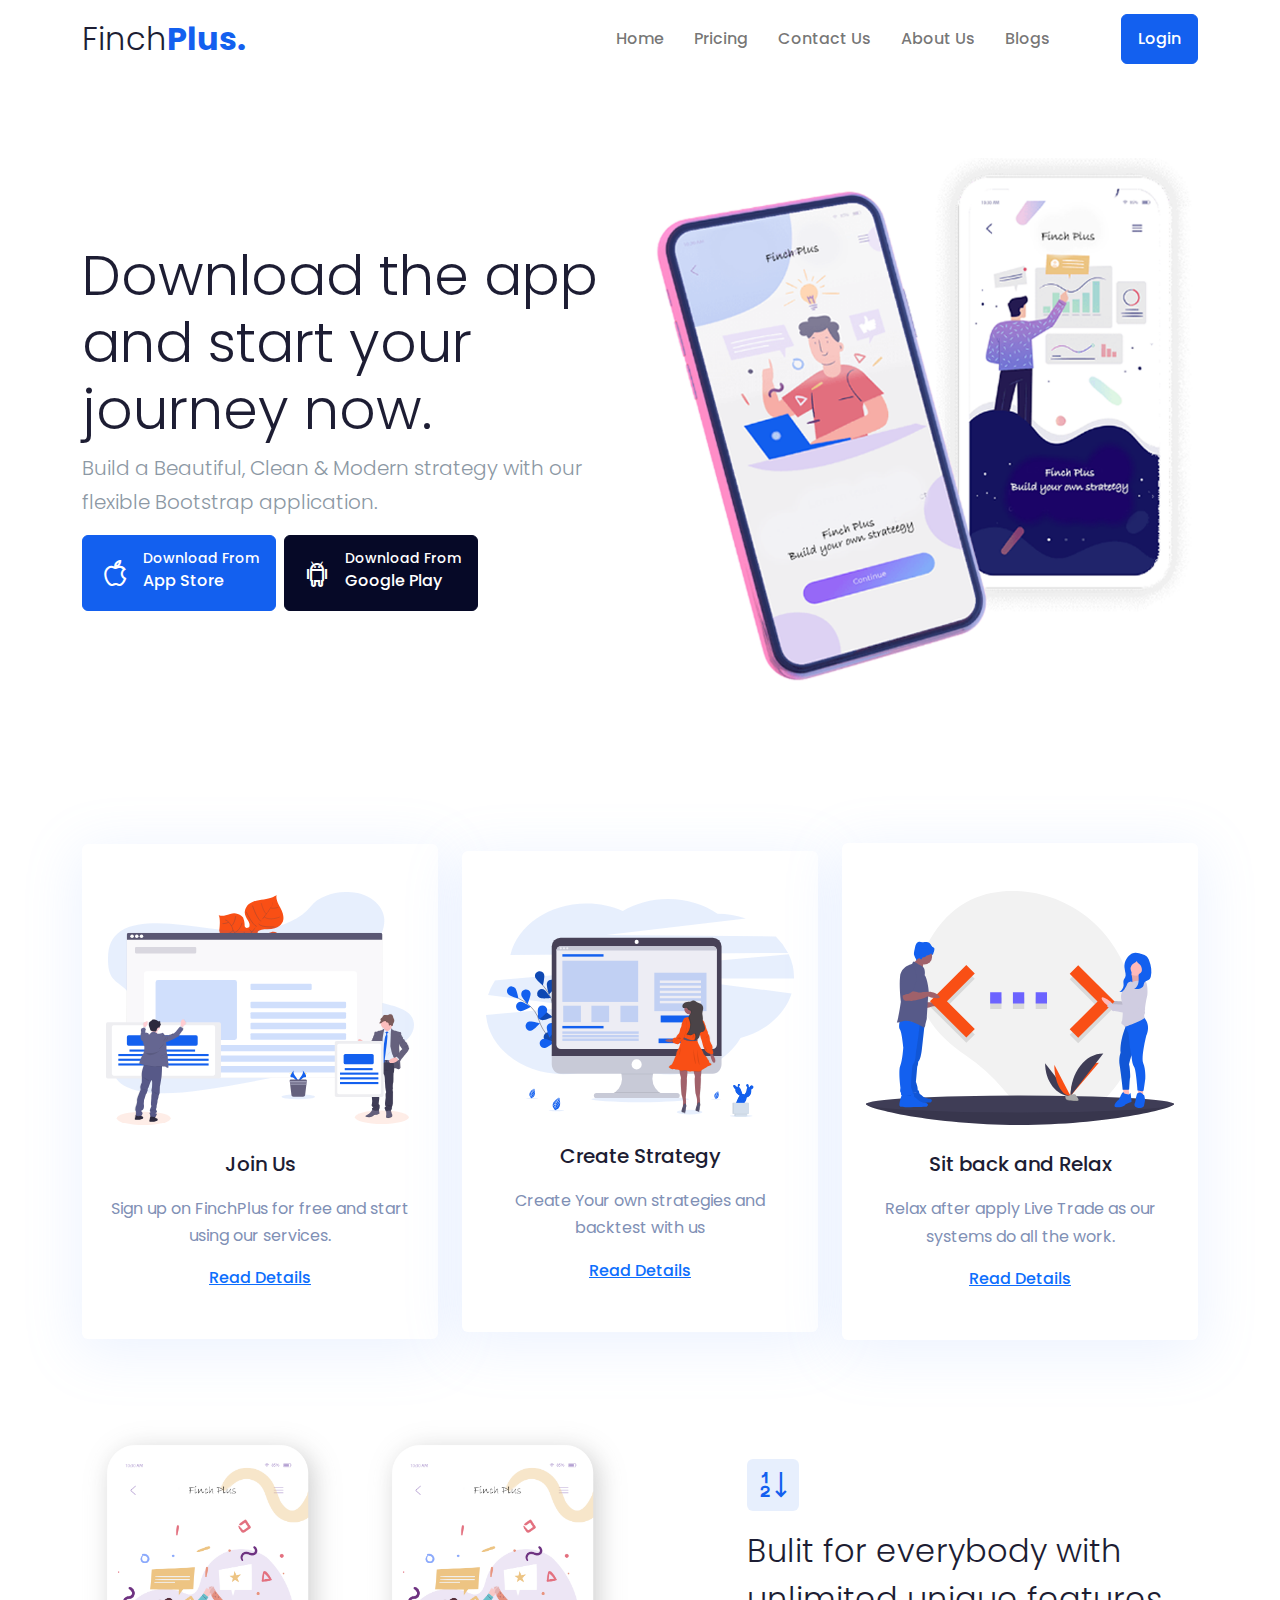
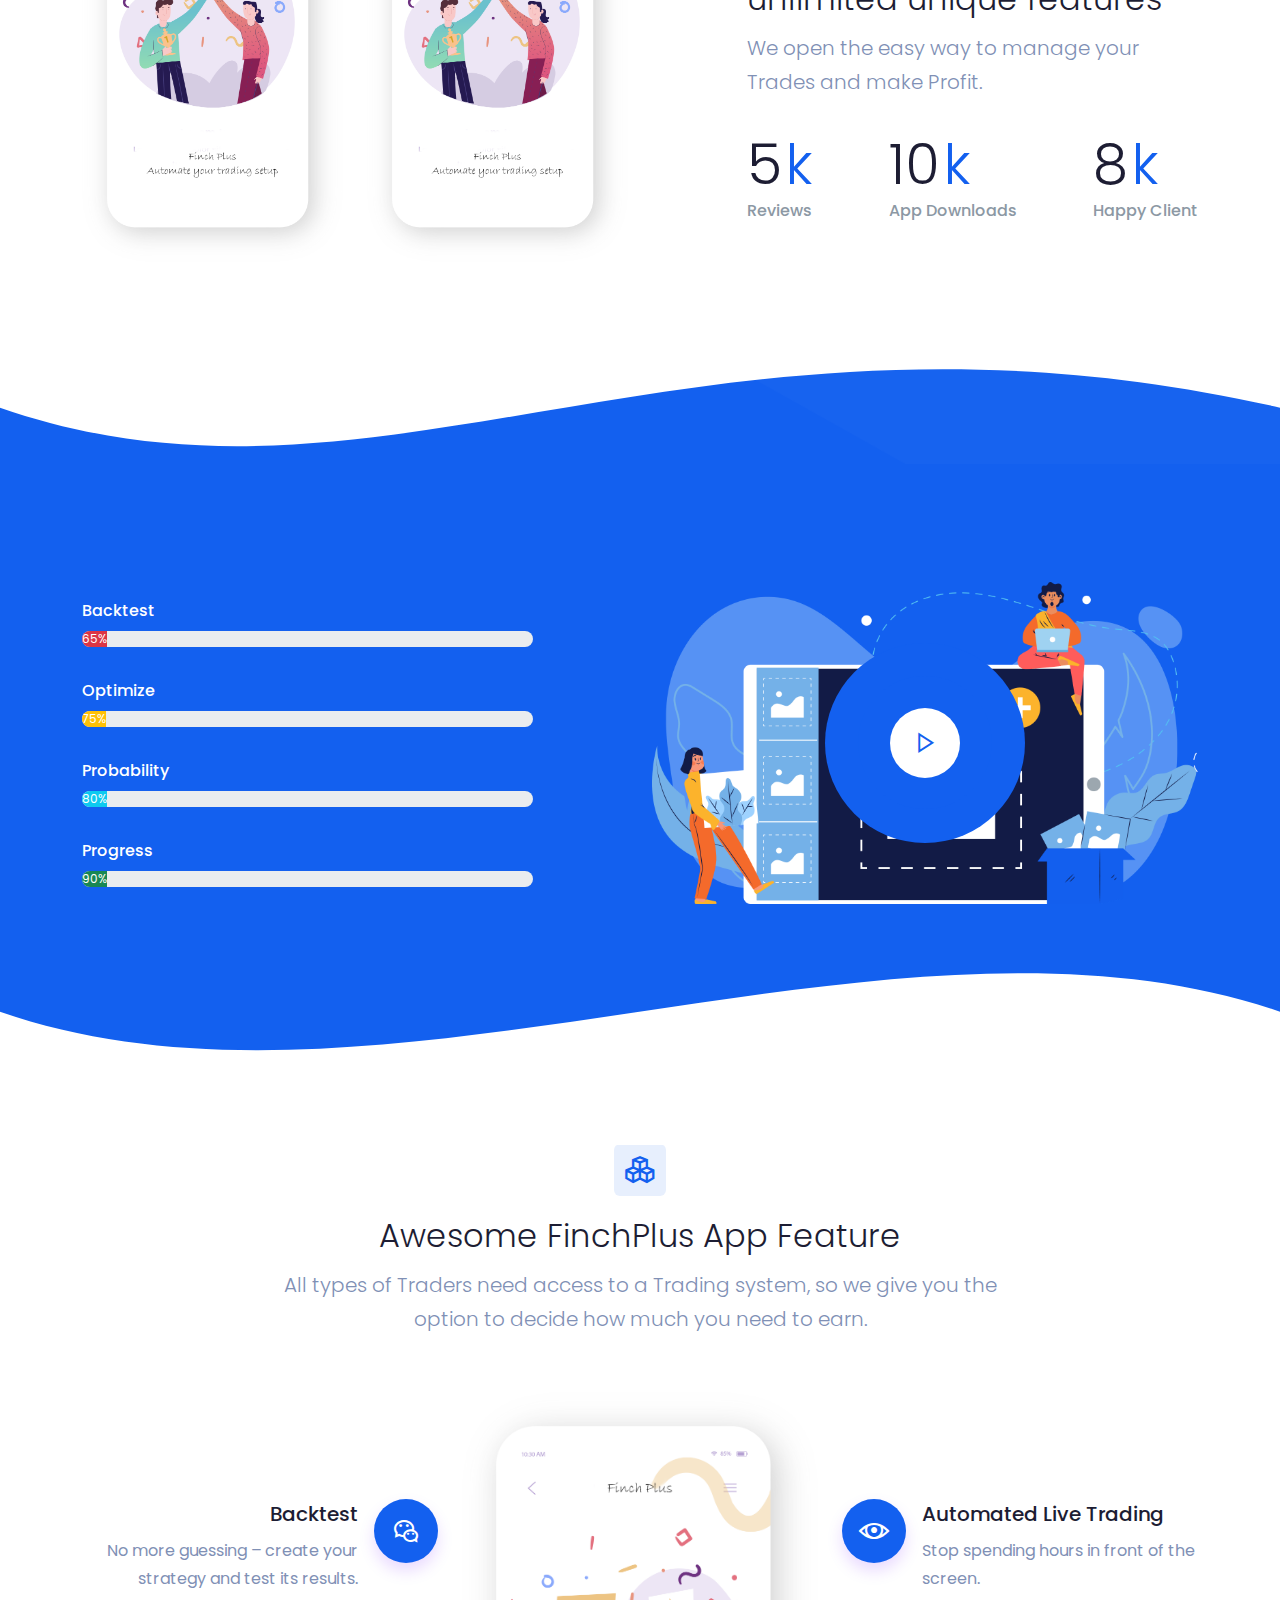
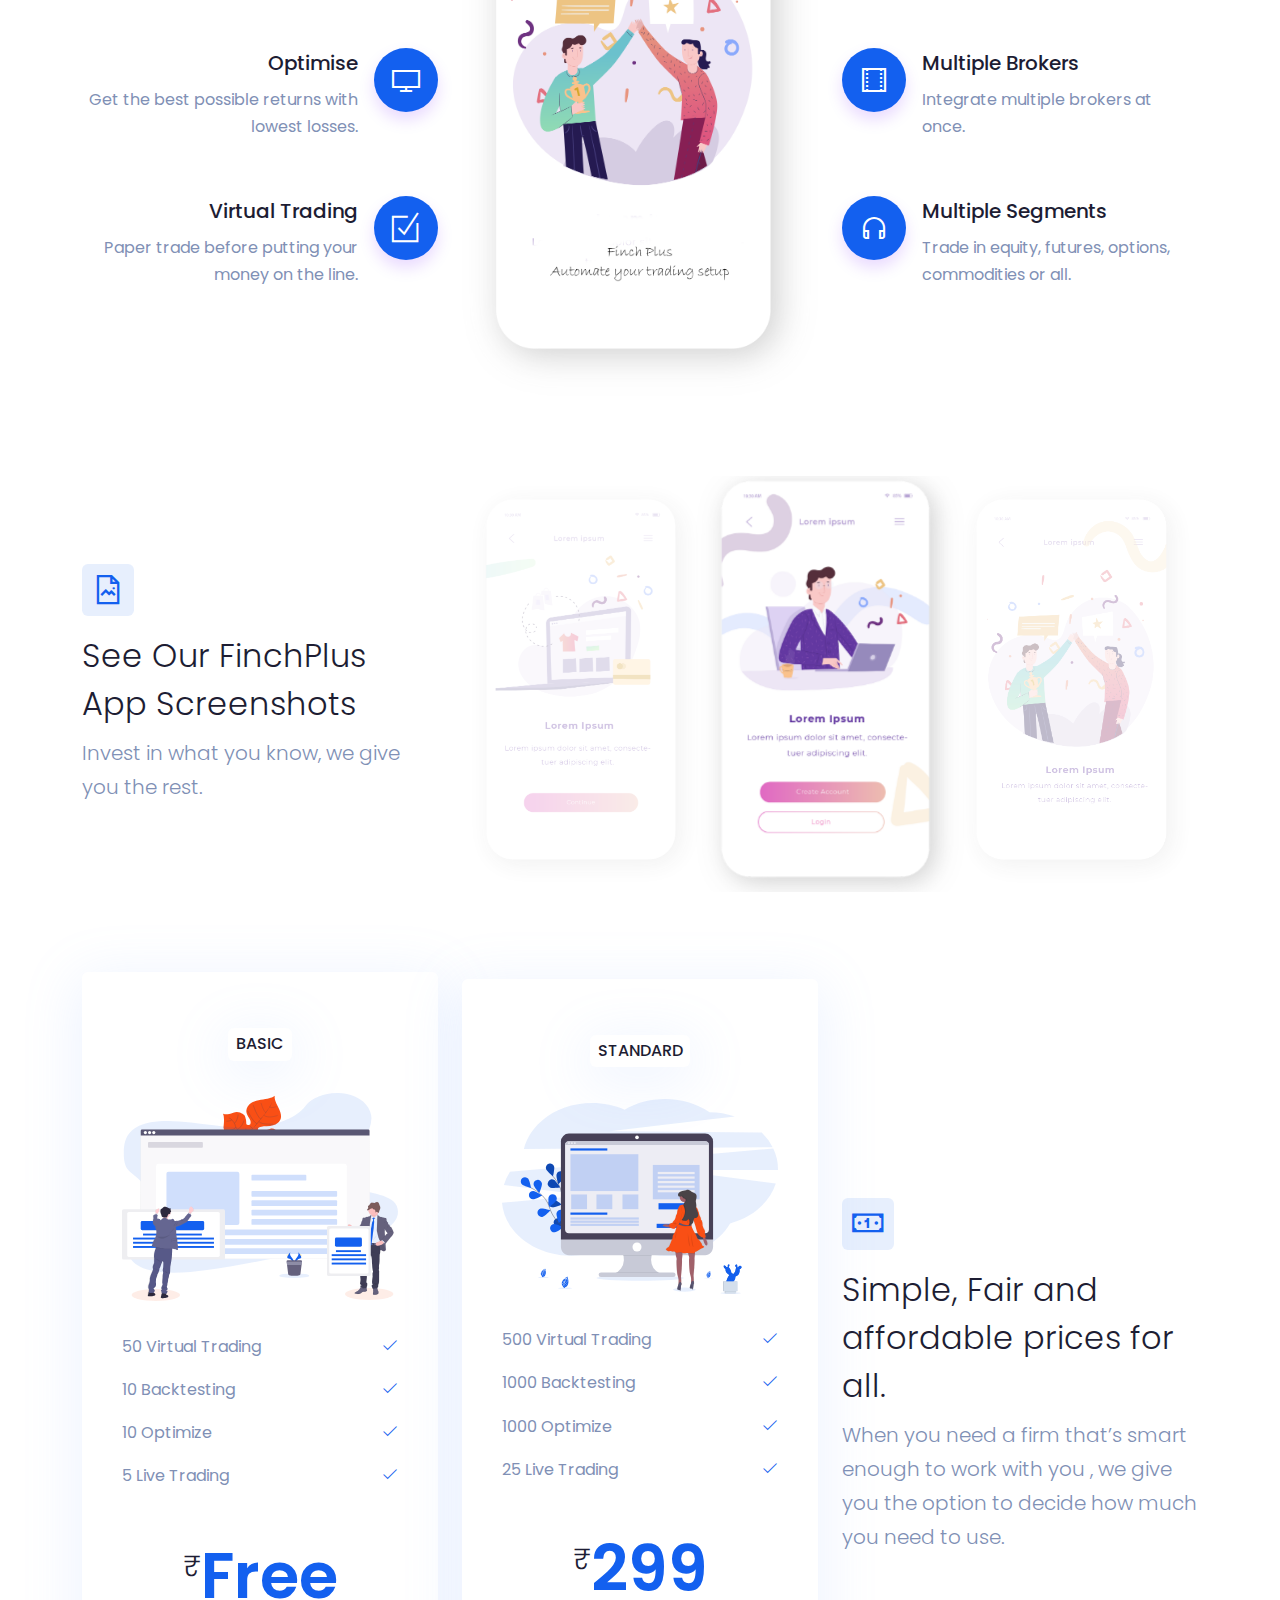
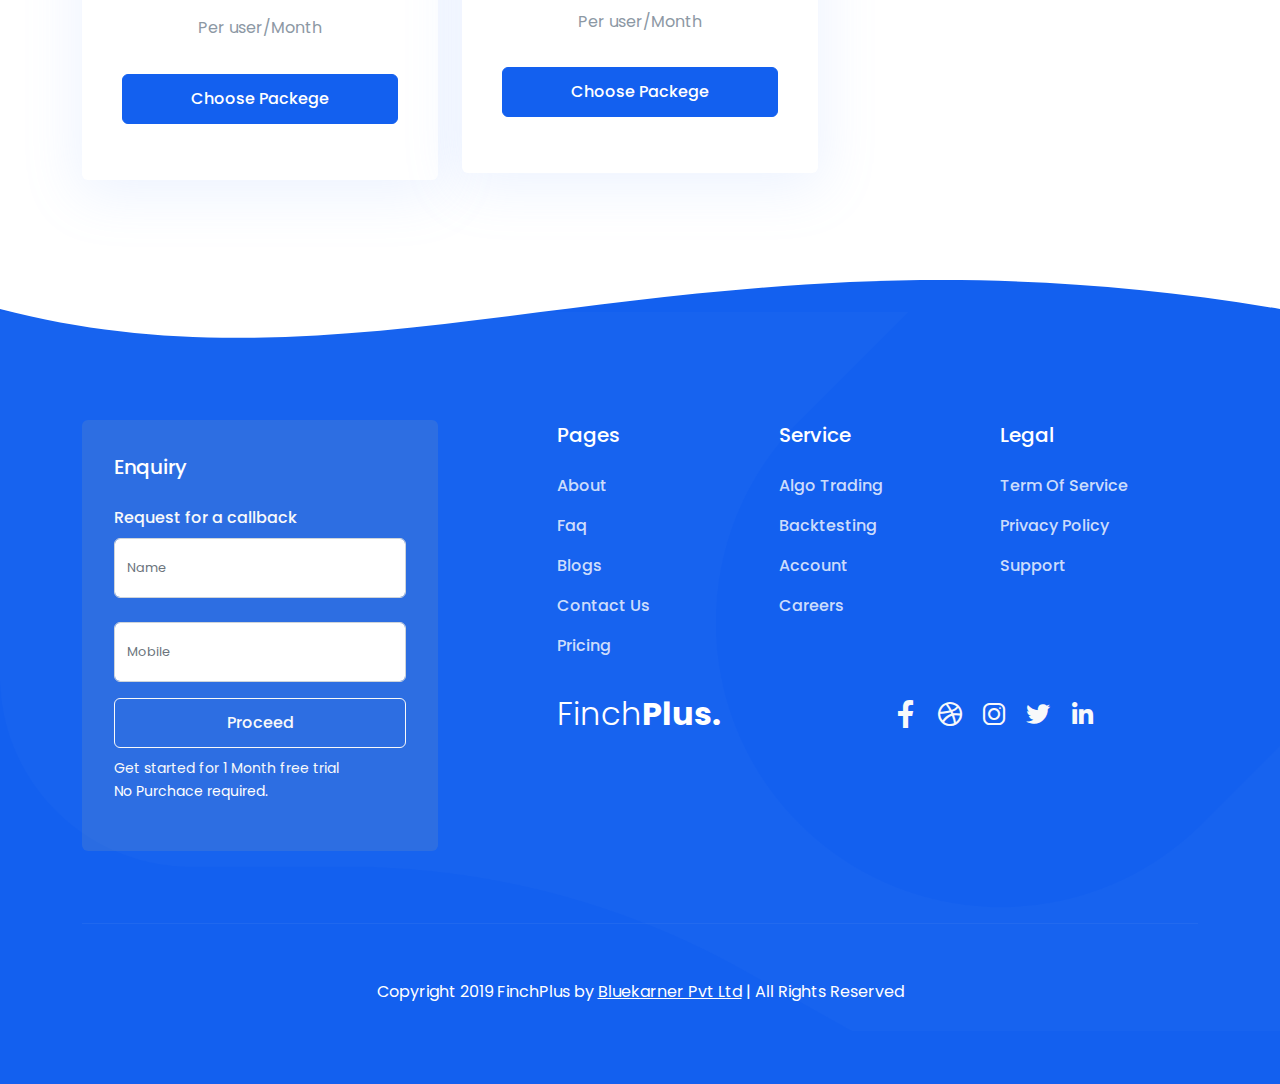
<file: index.html>
<!DOCTYPE html>
<html lang="en">
<head>

<!-- meta tags -->
<meta charset="utf-8">
<meta name="keywords" content="FinchPlus,Algo Trading Application,TradingAutomation,FreeTrading,Algorithmic trading,
Automated trading,
Quantitative trading,
Trading algorithms,
High-frequency trading,
Market data analysis,
Backtesting,
Trading strategies,
Machine learning for trading,
Financial modeling,
Risk management,
Portfolio optimization,
Trading software,
Technical analysis,
Financial markets." />
<meta name="description" content="FinchPlus,Algo Trading Application "/>
<meta name="author" content="www.themeht.com" />
<meta name="viewport" content="width=device-width, initial-scale=1">

<!-- Title -->
<title>FinchPlus - Create your own strategy to trade</title>

<!-- Favicon Icon -->
<link rel="shortcut icon" href="assets/images/finchlogo.png" />

<!-- inject css start -->

<!--== bootstrap -->
<link href="assets/css/bootstrap.min.css" rel="stylesheet" type="text/css" />

<!--== animate -->
<link href="assets/css/animate.css" rel="stylesheet" type="text/css" />

<!--== line-awesome -->
<link href="assets/css/line-awesome.min.css" rel="stylesheet" type="text/css" />

<!--== themify-icons -->
<link href="assets/css/themify-icons.css" rel="stylesheet" type="text/css" />

<!--== magnific-popup -->
<link href="assets/css/magnific-popup.css" rel="stylesheet" type="text/css" />

<!--== owl.carousel -->
<link href="assets/css/owl.carousel.css" rel="stylesheet" type="text/css" />

<!--== lightslider -->
<link href="assets/css/lightslider.min.css" rel="stylesheet" type="text/css" />

<!--== spacing -->
<link href="assets/css/spacing.css" rel="stylesheet" type="text/css" />

<!--== theme.min -->
<link href="assets/css/theme.min.css" rel="stylesheet" />

<!-- inject css end -->

</head>

<body>

<!-- page wrapper start -->

<div class="page-wrapper">
  
<!-- preloader start -->

<div id="ht-preloader">
  <div class="loader clear-loader">
    <span></span>
    <p>FinchPlus</p>
  </div>
</div>

<!-- preloader end -->

<!--header start-->

<header class="site-header">
  <div id="header-wrap">
    <div class="container">
      <div class="row">
        <!--menu start-->
        <div class="col"> 
          <nav class="navbar navbar-expand-lg navbar-light">
            <a class="navbar-brand logo text-dark h2 mb-0" href="index.html">
              Finch<span class="text-primary fw-bold">Plus.</span>
            </a>
            <button class="navbar-toggler" type="button" data-bs-toggle="collapse" data-bs-target="#navbarNav" aria-expanded="false" aria-label="Toggle navigation"> <span class="navbar-toggler-icon"></span>
            </button>
            <div class="collapse navbar-collapse" id="navbarNav">
               <ul class="navbar-nav ms-auto">
                <li class="nav-item dropdown"> <a class="nav-link " href="index.html">Home</a> 
                </li>
                <li class="nav-item dropdown"> <a class="nav-link"   href="#Sec_Price">Pricing</a>
                        </li>
						<li class="nav-item dropdown"> <a class="nav-link"   href="contact-us.html">Contact Us</a>
                        </li>
						<li class="nav-item dropdown"> <a class="nav-link"   href="about-us-1.html">About Us</a>
                        </li>
            <li class="nav-item dropdown"> <a class="nav-link"   href="blog-card.html">Blogs</a>
                        </li>
               </div>
            <a class="btn btn-primary ms-8 d-none d-md-block d-sm-block d-xs-none" href="login.html">Login</a>
          </nav>  
        </div>
        <!--menu end-->
      </div>
    </div>
  </div>
</header>

<!--header end-->


<!--hero section start-->

<section>
  <div class="container">
    <div class="row align-items-center">
      <div class="col-12 col-lg-5 col-xl-6 order-lg-1 mb-8 mb-lg-0">
        <!-- Image -->
        <img src="assets/images/hero/05.png" class="img-fluid" alt="...">
      </div>
      <div class="col-12 col-lg-7 col-xl-6">
        <!-- Heading -->
        <h1 class="display-4 mt-3">
              Download the app and start your journey now.             
            </h1>
        <!-- Text -->
        <p class="lead text-muted">Build a Beautiful, Clean & Modern strategy with our flexible Bootstrap application.</p>
        <!-- Buttons -->
        <a href="#" class="btn btn-primary text-white text-start me-1 mb-1 "> <i class="la la-apple me-2 ic-2x d-inline-block"></i>
          <div class="d-inline-block"> <small class="d-block">Download From</small>
            App Store</div>
        </a>
        <a href="#" class="btn btn-dark text-white text-start me-1 mb-1"> <i class="la la-android me-2 ic-2x d-inline-block"></i>
          <div class="d-inline-block"> <small class="d-block">Download From</small>
            Google Play</div>
        </a>
      </div>
    </div>
    <!-- / .row -->
  </div>
  <!-- / .container -->
</section>

<!--hero section end--> 


<!--body content start-->

<div class="page-content">

<!--client start-->

<!-- <section class="text-center p-0"> -->
  <!-- <div class="container"> -->
    <!-- <div class="row"> -->
      <!-- <div class="col" data-autoplay="true"> -->
        <!-- <div class="clients-logo"> -->
          <!-- <img class="img-fluid" src="assets/images/client/07.png" alt=""> -->
        <!-- </div> -->
      <!-- </div> -->
      <!-- <div class="col"> -->
        <!-- <div class="clients-logo"> -->
          <!-- <img class="img-fluid" src="assets/images/client/08.png" alt=""> -->
        <!-- </div> -->
      <!-- </div> -->
      <!-- <div class="col"> -->
        <!-- <div class="clients-logo"> -->
          <!-- <img class="img-fluid" src="assets/images/client/09.png" alt=""> -->
        <!-- </div> -->
      <!-- </div> -->
      <!-- <div class="col"> -->
        <!-- <div class="clients-logo"> -->
          <!-- <img class="img-fluid" src="assets/images/client/10.png" alt=""> -->
        <!-- </div> -->
      <!-- </div> -->
      <!-- <div class="col"> -->
        <!-- <div class="clients-logo"> -->
          <!-- <img class="img-fluid" src="assets/images/client/11.png" alt=""> -->
        <!-- </div> -->
      <!-- </div> -->
    <!-- </div> -->
    <!-- <div class="row mt-5"> -->
      <!-- <div class="col"> -->
        <!-- <div class="clients-logo"> -->
          <!-- <img class="img-fluid" src="assets/images/client/12.png" alt=""> -->
        <!-- </div> -->
      <!-- </div> -->
      <!-- <div class="col"> -->
        <!-- <div class="clients-logo"> -->
          <!-- <img class="img-fluid" src="assets/images/client/08.png" alt=""> -->
        <!-- </div> -->
      <!-- </div> -->
      <!-- <div class="col"> -->
        <!-- <div class="clients-logo"> -->
          <!-- <img class="img-fluid" src="assets/images/client/09.png" alt=""> -->
        <!-- </div> -->
      <!-- </div> -->
      <!-- <div class="col"> -->
        <!-- <div class="clients-logo"> -->
          <!-- <img class="img-fluid" src="assets/images/client/10.png" alt=""> -->
        <!-- </div> -->
      <!-- </div> -->
	  <!-- </div> -->
  <!-- </div> -->
<!-- </section> -->

<!--client end-->

<!--feature start-->

<section>
  <div class="container">
    <div class="row align-items-center">
      <div class="col-xl-4 col-lg-4 mb-8 mb-lg-0">
        <div class="px-4 py-7 rounded hover-translate text-center bg-white shadow">
          <div>
            <img class="img-fluid" src="assets/images/svg/01.svg" alt="">
          </div>
          <h5 class="mt-4 mb-3">Join Us</h5>
          <p>Sign up on FinchPlus for free and start using our services.</p>
          <button type="button" class="btn btn-link p-0">Read Details</button>
        </div>
      </div>
      <div class="col-xl-4 col-lg-4 col-sm-6">
        <div class="px-4 py-7 rounded hover-translate text-center bg-white shadow">
          <div>
            <img class="img-fluid" src="assets/images/svg/02.svg" alt="">
          </div>
          <h5 class="mt-4 mb-3">Create Strategy</h5>
          <p>Create Your own strategies and backtest with us</p>
          <button type="button" class="btn btn-link p-0">Read Details</button>
        </div>
      </div>
      <div class="col-xl-4 col-lg-4 col-sm-6 mt-6 mt-sm-0">
        <div class="px-4 py-7 rounded hover-translate text-center bg-white shadow">
          <div>
            <img class="img-fluid" src="assets/images/svg/03.svg" alt="">
          </div>
          <h5 class="mt-4 mb-3">Sit back and Relax</h5>
          <p>Relax after apply Live Trade as our systems do all the work.</p>
          <button type="button" class="btn btn-link p-0">Read Details</button>
        </div>
      </div>
    </div>
  </div>
</section>

<!--feature end-->


<!--about start-->

<section class="pt-0">
  <div class="container">
    <div class="row align-items-center justify-content-between">
      <div class="col-12 col-lg-6 mb-6 mb-lg-0">
        <div class="row align-items-center no-gutters">
          <div class="col">
            <img src="assets/images/about/09.png" alt="Image" class="img-fluid">
          </div>
          <div class="col">
            <img src="assets/images/about/09.png" alt="Image" class="img-fluid">
          </div>
        </div>
      </div>
      <div class="col-12 col-lg-6 col-xl-5">
        <div> <span class="badge badge-primary-soft p-2">
                  <i class="la la-sort-numeric-asc ic-3x rotation"></i>
              </span>
          <h2 class="mt-3">Bulit for everybody with unlimited unique features</h2>
          <p class="lead">We open the easy way to manage your Trades and make Profit.</p>
        </div>
        <div class="d-flex align-items-center justify-content-between mt-5">
          <div class="counter">
            <div class="counter-desc"> <span class="count-number display-4" data-to="15" data-speed="1000">15</span>
              <span class="display-4 text-primary">k</span> 
              <h6 class="text-muted mb-0">Reviews</h6>
            </div>
          </div>
          <div class="counter">
            <div class="counter-desc"> <span class="count-number display-4" data-to="29" data-speed="1000">29</span>
              <span class="display-4 text-primary">k</span> 
              <h6 class="text-muted mb-0">App Downloads</h6>
            </div>
          </div>
          <div class="counter">
            <div class="counter-desc"> <span class="count-number display-4" data-to="23" data-speed="1000">23</span>
              <span class="display-4 text-primary">k</span> 
              <h6 class="text-muted mb-0">Happy Client</h6>
            </div>
          </div>
        </div>
      </div>
    </div>
  </div>
</section>

<!--about end-->


<!--video start-->

<section class="custom-py-2 position-relative bg-primary parallaxie" data-bg-img="assets/images/bg/02.png">
  <div class="container">
    <div class="row align-items-center justify-content-between">
      <div class="col-12 col-lg-6 mb-11 mb-lg-0 order-lg-1">
        <div class="position-relative">
          <!-- Image -->
          <!-- <img src="assets/images/svg/10.svg" class="img-fluid" alt="..."> -->
		            <img src="assets/images/New folder/download (3).png" class="img-fluid" alt="...">

          <div class="video-btn video-btn-pos"> <a class="play-btn popup-youtube" href="https://www.youtube.com/watch?v=P_wKDMcr1Tg"><i class="la la-play"></i></a>
            <div class="spinner-eff">
              <div class="spinner-circle circle-1"></div>
              <div class="spinner-circle circle-2"></div>
            </div>
          </div>
        </div>
      </div>
      <div class="col-12 col-lg-6 col-xl-5">
        <div class="ht-progress-bar mb-5">
          <h6 class="text-white">Backtest</h6>
          <div class="progress rounded-pill" data-value="65">
            <div class="progress-bar bg-danger">
              <div class="progress-parcent"><span>65</span>%</div>
            </div>
          </div>
        </div>
        <div class="ht-progress-bar mb-5">
          <h6 class="text-white">Optimize</h6>
          <div class="progress rounded-pill" data-value="75">
            <div class="progress-bar bg-warning">
              <div class="progress-parcent"><span>75</span>%</div>
            </div>
          </div>
        </div>
        <div class="ht-progress-bar mb-5">
          <h6 class="text-white">Probability</h6>
          <div class="progress rounded-pill" data-value="80">
            <div class="progress-bar bg-info">
              <div class="progress-parcent"><span>80</span>%</div>
            </div>
          </div>
        </div>
        <div class="ht-progress-bar">
          <h6 class="text-white">Progress</h6>
          <div class="progress rounded-pill" data-value="90">
            <div class="progress-bar bg-success ">
              <div class="progress-parcent"><span>90</span>%</div>
            </div>
          </div>
        </div>
      </div>
    </div>
    <!-- / .row -->
  </div>
  <div class="shape-1" style="height: 200px; overflow: hidden;">
    <svg viewBox="0 0 500 150" preserveAspectRatio="none" style="height: 100%; width: 100%;">
      <path d="M0.00,49.98 C150.00,150.00 271.49,-50.00 500.00,49.98 L500.00,0.00 L0.00,0.00 Z" style="stroke: none; fill: #fff;"></path>
    </svg>
  </div>
  <div class="shape-1 bottom" style="height: 200px; overflow: hidden;">
    <svg viewBox="0 0 500 150" preserveAspectRatio="none" style="height: 100%; width: 100%;">
      <path d="M0.00,49.98 C150.00,150.00 349.20,-50.00 500.00,49.98 L500.00,150.00 L0.00,150.00 Z" style="stroke: none; fill: #fff;"></path>
    </svg>
  </div>
</section>

<!--video end-->


<!--services start-->

<section class="pt-0">
  <div class="container">
    <div class="row justify-content-center text-center">
      <div class="col-12 col-md-12 col-lg-8 mb-8">
        <div> <span class="badge badge-primary-soft p-2">
                  <i class="la la-cubes ic-3x rotation"></i>
              </span>
          <h2 class="mt-3">Awesome FinchPlus App Feature</h2>
          <p class="lead mb-0">All types of Traders need access to a Trading system, so we give you the option to decide how much you need to earn.</p>
        </div>
      </div>
    </div>
    <div class="row align-items-center">
      <div class="col-lg-4 col-12 text-lg-end">
        <div class="d-flex align-items-start mb-8">
          <div class="order-lg-1 ms-lg-3">
            <div class="f-icon-shape-sm text-white bg-primary rounded-circle shadow-primary me-3 me-lg-0"> <i class="la la-wechat ic-2x"></i>
            </div>
          </div>
          <div>
            <h5>Backtest</h5> 
            <p class="mb-0">No more guessing – create your strategy and test its results.</p>
          </div>
        </div>
        <div class="d-flex align-items-start mb-8">
          <div class="order-lg-1 ms-lg-3">
            <div class="f-icon-shape-sm text-white bg-primary rounded-circle shadow-primary me-3 me-lg-0"> <i class="la la-desktop ic-2x"></i>
            </div>
          </div>
          <div>
            <h5>Optimise</h5> 
            <p class="mb-0">Get the best possible returns with lowest losses.</p>
          </div>
        </div>
        <div class="d-flex align-items-start">
          <div class="order-lg-1 ms-lg-3">
            <div class="f-icon-shape-sm text-white bg-primary rounded-circle shadow-primary me-3 me-lg-0"> <i class="ti-check-box ic-2x"></i>
            </div>
          </div>
          <div>
            <h5>Virtual Trading</h5> 
            <p class="mb-0">Paper trade before putting your money on the line.</p>
          </div>
        </div>
      </div>
      <div class="col-lg-4 col-12 my-5 my-lg-0">
        <img src="assets/images/about/09.png" alt="Image" class="img-fluid">
      </div>
      <div class="col-lg-4 col-12">
        <div class="d-flex align-items-start mb-8">
          <div>
            <div class="f-icon-shape-sm text-white bg-primary rounded-circle shadow-primary me-3"> <i class="la la-eye ic-2x"></i>
            </div>
          </div>
          <div>
            <h5>Automated Live Trading</h5> 
            <p class="mb-0">Stop spending hours in front of the screen.</p>
          </div>
        </div>
        <div class="d-flex align-items-start mb-8">
          <div>
            <div class="f-icon-shape-sm text-white bg-primary rounded-circle shadow-primary me-3"> <i class="la la-film ic-2x"></i>
            </div>
          </div>
          <div>
            <h5>Multiple Brokers</h5> 
            <p class="mb-0">Integrate multiple brokers at once.</p>
          </div>
        </div>
        <div class="d-flex align-items-start">
          <div>
            <div class="f-icon-shape-sm text-white bg-primary rounded-circle shadow-primary me-3"> <i class="la la-headphones ic-2x"></i>
            </div>
          </div>
          <div>
            <h5>Multiple Segments</h5> 
            <p class="mb-0">Trade in equity, futures, options, commodities or all.</p>
          </div>
        </div>
      </div>
    </div>
  </div>
</section>

<!--services end-->


<!--screenshots start-->

<section class="p-0">
  <div class="container">
    <div class="row align-items-center">
      <div class="col-12 col-md-12 col-lg-4 mb-8 mb-lg-0">
        <div class="mb-0"> <span class="badge badge-primary-soft p-2">
                  <i class="la la-file-image-o ic-3x rotation"></i>
              </span>
          <h2 class="mt-3">See Our FinchPlus App Screenshots</h2>
          <p class="lead mb-0">Invest in what you know, we give you the rest.</p>
        </div>
      </div>
      <div class="col-12 col-md-12 col-lg-8">
        <div class="owl-carousel owl-center no-pb" data-dots="false" data-center="true" data-items="3" data-autoplay="true">
          <div class="item">
            <img class="img-fluid" src="assets/images/app/01.png" alt="">
          </div>
          <div class="item">
            <img class="img-fluid" src="assets/images/app/02.png" alt="">
          </div>
          <div class="item">
            <img class="img-fluid" src="assets/images/app/03.png" alt="">
          </div>
          <div class="item">
            <img class="img-fluid" src="assets/images/app/01.png" alt="">
          </div>
          <div class="item">
            <img class="img-fluid" src="assets/images/app/02.png" alt="">
          </div>
          <div class="item">
            <img class="img-fluid" src="assets/images/app/03.png" alt="">
          </div>
        </div>
      </div>
    </div>
  </div>
</section>

<!--screenshots end-->


<!--pricing start-->

<section id="Sec_Price">
  <div class="container">
    <div class="row align-items-center">
      <div class="col-12 col-md-12 col-lg-4 order-lg-1 mb-8 mb-lg-0">
        <div class="mb-0"> <span class="badge badge-primary-soft p-2">
                  <i class="la la-money ic-3x rotation"></i>
              </span>
          <h2 class="mt-3">Simple, Fair and affordable prices for all.</h2>
          <p class="lead mb-0">When you need a firm that’s smart enough to work with you , we give you the option to decide how much you need to use.</p>
        </div>
      </div>
      <div class="col-12 col-md-12 col-lg-8">
        <div class="row align-items-center">
          <div class="col-12 col-md-6 mb-8 mb-md-0">
            <!-- Card -->
            <div class="card border-0 shadow">
              <!-- Body -->
              <div class="card-body py-8 px-6">
                <!-- Badge -->
                <div class="text-center mb-5"> <span class="badge text-dark shadow">
                        <span class="h6 text-uppercase">Basic</span>
                  </span>
                </div>
                <div class="mb-5">
                  <img class="img-fluid" src="assets/images/svg/01.svg" alt="">
                </div>
                <!-- Features -->
                <div class="d-flex align-items-start justify-content-between">
                  <!-- Text -->
                  <p>50 Virtual Trading</p>
                  <!-- Check -->
                  <div class="ms-4"> <i class="la la-check text-primary fw-bold"></i>
                  </div>
                </div>
                <div class="d-flex align-items-start justify-content-between">
                  <!-- Text -->
                  <p>10 Backtesting</p>
                  <!-- Check -->
                  <div class="ms-4"> <i class="la la-check text-primary fw-bold"></i>
                  </div>
                </div>
                <div class="d-flex align-items-start justify-content-between">
                  <!-- Text -->
                  <p>10 Optimize</p>
                  <!-- Check -->
                  <div class="ms-4"> <i class="la la-check text-primary fw-bold"></i>
                  </div>
                </div>
                <div class="d-flex align-items-start justify-content-between">
                  <!-- Text -->
                  <p>5 Live Trading</p>
                  <!-- Check -->
                  <div class="ms-4"> <i class="la la-check text-primary fw-bold"></i>
                  </div>
                </div>
                <!-- Price -->
                <div class="d-flex justify-content-center mt-5"> <span class="h3 mb-0 mt-2">₹</span>
                  <span class="price display-3 text-primary font-w-6">Free</span>
                </div>
                <!-- Text -->
                <p class="text-center text-muted">Per user/Month</p>
                <!-- Button --> <a href="#" class="btn btn-block btn-primary mt-5">
                Choose Packege
              </a>
              </div>
            </div>
          </div>
          <div class="col-12 col-md-6">
            <!-- Card -->
            <div class="card border-0 shadow">
              <!-- Body -->
              <div class="card-body py-8 px-6">
                <!-- Badge -->
                <div class="text-center mb-5"> <span class="badge text-dark shadow">
                        <span class="h6 text-uppercase">Standard</span>
                  </span>
                </div>
                <div class="mb-5">
                  <img class="img-fluid" src="assets/images/svg/02.svg" alt="">
                </div>
                <!-- Features -->
                <div class="d-flex align-items-start justify-content-between">
                  <!-- Text -->
                  <p>500 Virtual Trading</p>
                  <!-- Check -->
                  <div class="ms-4"> <i class="la la-check text-primary fw-bold"></i>
                  </div>
                </div>
                <div class="d-flex align-items-start justify-content-between">
                  <!-- Text -->
                  <p>1000 Backtesting</p>
                  <!-- Check -->
                  <div class="ms-4"> <i class="la la-check text-primary fw-bold"></i>
                  </div>
                </div>
                <div class="d-flex align-items-start justify-content-between">
                  <!-- Text -->
                  <p>1000 Optimize</p>
                  <!-- Check -->
                  <div class="ms-4"> <i class="la la-check text-primary fw-bold"></i>
                  </div>
                </div>
                <div class="d-flex align-items-start justify-content-between">
                  <!-- Text -->
                  <p>25 Live Trading</p>
                  <!-- Check -->
                  <div class="ms-4"> <i class="la la-check text-primary fw-bold"></i>
                  </div>
                </div>
                <!-- Price -->
                <div class="d-flex justify-content-center mt-5"> <span class="h3 mb-0 mt-2">₹</span>
                  <span class="price display-3 text-primary font-w-6">299</span>
                </div>
                <!-- Text -->
                <p class="text-center text-muted">Per user/Month</p>
                <!-- Button --> <a href="#" class="btn btn-block btn-primary mt-5">
                Choose Packege
              </a>
              </div>
            </div>
          </div>
        </div>
      </div>
    </div>
    <!-- / .row -->
  </div>
  <!-- / .container -->
</section>

<!--pricing end-->


<!--blog start-->

<!-- <section> -->
  <!-- <div class="container"> -->
    <!-- <div class="row align-items-end mb-5"> -->
      <!-- <div class="col-12 col-md-12 col-lg-4"> -->
        <!-- <div> <span class="badge badge-primary-soft p-2"> -->
                  <!-- <i class="la la-bold ic-3x rotation"></i> -->
              <!-- </span> -->
          <!-- <h2 class="mt-4 mb-0">From Our Blog List Latest Feed</h2> -->
        <!-- </div> -->
      <!-- </div> -->
      <!-- <div class="col-12 col-md-12 col-lg-6 ms-auto"> -->
        <!-- <div> -->
          <!-- <p class="lead mb-0">All types of businesses need access to development resources, so we give you the option to decide how much you need to use.</p> -->
        <!-- </div> -->
      <!-- </div> -->
    <!-- </div> -->
    <!-- <!-- / .row --> 
    <!-- <div class="row"> -->
      <!-- <div class="col-12 col-lg-4 mb-6 mb-lg-0"> -->
        <!-- <!-- Blog Card --> 
        <!-- <div class="card border-0 bg-transparent"> -->
          <!-- <div class="position-absolute bg-white shadow-primary text-center p-2 rounded ms-3 mt-3">15 -->
            <!-- <br>July</div> -->
          <!-- <img class="card-img-top shadow rounded" src="assets/images/blog/01.png" alt="Image"> -->
          <!-- <div class="card-body pt-5"> <a class="d-inline-block text-muted mb-2" href="#">Sass</a> -->
            <!-- <h2 class="h5 font-weight-medium"> -->
                <!-- <a class="link-title" href="blog-single.html">FinchPlus Perfect Performance landing Page</a> -->
              <!-- </h2> -->
            <!-- <p>Businesses need access to development resources serspiciatis unde omnis iste natus error.</p> -->
          <!-- </div> -->
          <!-- <div class="card-footer bg-transparent border-0 pt-0"> -->
            <!-- <ul class="list-inline mb-0"> -->
              <!-- <li class="list-inline-item pe-4"> <a href="#" class="text-muted"><i class="ti-comments me-1 text-primary"></i> 131</a> -->
              <!-- </li> -->
              <!-- <li class="list-inline-item pe-4"> <a href="#" class="text-muted"><i class="ti-eye me-1 text-primary"></i> 255</a> -->
              <!-- </li> -->
              <!-- <li class="list-inline-item"> <a href="#" class="text-muted"><i class="ti-comments me-1 text-primary"></i> 14</a> -->
              <!-- </li> -->
            <!-- </ul> -->
          <!-- </div> -->
          <!-- <div></div> -->
        <!-- </div> -->
        <!-- <!-- End Blog Card --> 
      <!-- </div> -->
      <!-- <div class="col-12 col-lg-4 mb-6 mb-lg-0"> -->
        <!-- <!-- Blog Card --> 
        <!-- <div class="card border-0 bg-transparent"> -->
          <!-- <div class="position-absolute bg-white shadow-primary text-center p-2 rounded ms-3 mt-3">15 -->
            <!-- <br>July</div> -->
          <!-- <img class="card-img-top shadow rounded" src="assets/images/blog/02.png" alt="Image"> -->
          <!-- <div class="card-body pt-5"> <a class="d-inline-block text-muted mb-2" href="#">Marketing</a> -->
            <!-- <h2 class="h5 font-weight-medium"> -->
                <!-- <a class="link-title" href="blog-single.html">The most powerfull template that make you.</a> -->
              <!-- </h2> -->
            <!-- <p>Businesses need access to development resources serspiciatis unde omnis iste natus error.</p> -->
          <!-- </div> -->
          <!-- <div class="card-footer bg-transparent border-0 pt-0"> -->
            <!-- <ul class="list-inline mb-0"> -->
              <!-- <li class="list-inline-item pe-4"> <a href="#" class="text-muted"><i class="ti-comments me-1 text-primary"></i> 131</a> -->
              <!-- </li> -->
              <!-- <li class="list-inline-item pe-4"> <a href="#" class="text-muted"><i class="ti-eye me-1 text-primary"></i> 255</a> -->
              <!-- </li> -->
              <!-- <li class="list-inline-item"> <a href="#" class="text-muted"><i class="ti-comments me-1 text-primary"></i> 14</a> -->
              <!-- </li> -->
            <!-- </ul> -->
          <!-- </div> -->
          <!-- <div></div> -->
        <!-- </div> -->
        <!-- <!-- End Blog Card --> 
      <!-- </div> -->
      <!-- <div class="col-12 col-lg-4"> -->
        <!-- <!-- Blog Card --> 
        <!-- <div class="card border-0 bg-transparent"> -->
          <!-- <div class="position-absolute bg-white shadow-primary text-center p-2 rounded ms-3 mt-3">15 -->
            <!-- <br>July</div> -->
          <!-- <img class="card-img-top shadow rounded" src="assets/images/blog/03.png" alt="Image"> -->
          <!-- <div class="card-body pt-5"> <a class="d-inline-block text-muted mb-2" href="#">Landing</a> -->
            <!-- <h2 class="h5 font-weight-medium"> -->
                <!-- <a class="link-title" href="blog-single.html">A brand for a company is like a reputation person.</a> -->
              <!-- </h2> -->
            <!-- <p>Businesses need access to development resources serspiciatis unde omnis iste natus error.</p> -->
          <!-- </div> -->
          <!-- <div class="card-footer bg-transparent border-0 pt-0"> -->
            <!-- <ul class="list-inline mb-0"> -->
              <!-- <li class="list-inline-item pe-4"> <a href="#" class="text-muted"><i class="ti-comments me-1 text-primary"></i> 131</a> -->
              <!-- </li> -->
              <!-- <li class="list-inline-item pe-4"> <a href="#" class="text-muted"><i class="ti-eye me-1 text-primary"></i> 255</a> -->
              <!-- </li> -->
              <!-- <li class="list-inline-item"> <a href="#" class="text-muted"><i class="ti-comments me-1 text-primary"></i> 14</a> -->
              <!-- </li> -->
            <!-- </ul> -->
          <!-- </div> -->
          <!-- <div></div> -->
        <!-- </div> -->
        <!-- End Blog Card --> 
      <!-- </div> -->
    <!-- </div> -->
  <!-- </div> -->
<!-- </section> -->

<!--blog end-->

</div>

<!--body content end--> 


<!--footer start-->

<footer class="py-11 bg-primary position-relative bg-contain bg-pos-r" data-bg-img="assets/images/bg/02.png">
  <div class="shape-1" style="height: 150px; overflow: hidden;">
    <svg viewBox="0 0 500 150" preserveAspectRatio="none" style="height: 100%; width: 100%;">
      <path d="M0.00,49.98 C150.00,150.00 271.49,-50.00 500.00,49.98 L500.00,0.00 L0.00,0.00 Z" style="stroke: none; fill: #fff;"></path>
    </svg>
  </div>
  <div class="container mt-11">
    <div class="row">
      <div class="col-12 col-lg-5 col-xl-4 me-auto mb-6 mb-lg-0">
        <div class="subscribe-form bg-warning-soft p-5 rounded">
          <h5 class="mb-4 text-white">Enquiry</h5>
          <h6 class="text-light">Request for a callback</h6>
          <form id="mc-form" class="group">
		  <input type="text" value="" name="NAME" class="email form-control" id="mc-email" placeholder="Name" required="" style="height: 60px";><br/> 
            <input type="INTEGER" value="" name="MOBILE" class="email form-control" id="mc-email" placeholder="Mobile" required="" style="height: 60px;">
            <input class="btn btn-outline-light btn-block mt-3 mb-2" type="submit" name="Proceed" value="Proceed">
          </form> <small class="text-light">Get started for 1 Month free trial <p class="text-white">No Purchace required.</p></small>
        </div>
      </div>
      <div class="col-12 col-lg-6 col-xl-7">
        <div class="row">
          <div class="col-12 col-sm-4 navbar-dark">
            <h5 class="mb-4 text-white">Pages</h5>
            <ul class="navbar-nav list-unstyled mb-0">
              <li class="mb-3 nav-item"><a class="nav-link" href="about-us-1.html">About</a>
              </li>
              <!-- <li class="mb-3 nav-item"><a class="nav-link" href="product-grid.html">Shop</a> -->
              </li>
              <li class="mb-3 nav-item"><a class="nav-link" href="faq.html">Faq</a>
              </li>
               <li class="mb-3 nav-item"><a class="nav-link" href="blog-card.html">Blogs</a> 
              </li>
              <li class="nav-item"><a class="nav-link" href="contact-us.html">Contact Us</a>
              </li>
			  
              <li class="nav-item mt-3"><a class="nav-link" href="pricing.html">Pricing</a>
              </li>
            </ul>
          </div>
          <div class="col-12 col-sm-4 mt-6 mt-sm-0 navbar-dark">
            <h5 class="mb-4 text-white">Service</h5>
            <ul class="navbar-nav list-unstyled mb-0">
              <li class="mb-3 nav-item"><a class="nav-link" href="#">Algo Trading</a>
              </li>
              <li class="mb-3 nav-item"><a class="nav-link" href="#">Backtesting</a>
              </li>
              <li class="mb-3 nav-item"><a class="nav-link" href="login.html">Account</a>
              </li>
              <li class="nav-item"><a class="nav-link" href="career.html">Careers</a>
              </li>
            </ul>
          </div>
          <div class="col-12 col-sm-4 mt-6 mt-sm-0 navbar-dark">
            <h5 class="mb-4 text-white">Legal</h5>
            <ul class="navbar-nav list-unstyled mb-0">
              <li class="mb-3 nav-item"><a class="nav-link" href="terms-and-conditions.html">Term Of Service</a>
              </li>
              <li class="mb-3 nav-item"><a class="nav-link" href="privacy-policy.html">Privacy Policy</a>
              </li>
              <li class="nav-item"><a class="nav-link" href="#">Support</a>
              </li>
            </ul>
          </div>
        </div>
        <div class="row mt-5">
          <div class="col-12 col-sm-6">
            <a class="footer-logo text-white h2 mb-0" href="index.html">
              Finch<span class="fw-bold">Plus.</span>
            </a>
          </div>
          <div class="col-12 col-sm-6 mt-6 mt-sm-0">
            <ul class="list-inline mb-0">
              <li class="list-inline-item"><a class="text-light ic-2x" href="#"><i class="la la-facebook"></i></a>
              </li>
              <li class="list-inline-item"><a class="text-light ic-2x" href="#"><i class="la la-dribbble"></i></a>
              </li>
              <li class="list-inline-item"><a class="text-light ic-2x" href="#"><i class="la la-instagram"></i></a>
              </li>
              <li class="list-inline-item"><a class="text-light ic-2x" href="#"><i class="la la-twitter"></i></a>
              </li>
              <li class="list-inline-item"><a class="text-light ic-2x" href="#"><i class="la la-linkedin"></i></a>
              </li>
            </ul>
          </div>
        </div>
      </div>
    </div>
    <div class="row text-white text-center mt-8">
      <div class="col">
        <hr class="mb-8">Copyright 2019 FinchPlus by <u><a class="text-white" href="www.bluekarner.in">Bluekarner Pvt Ltd</a></u> | All Rights Reserved</div>
    </div>
  </div>
</footer>

<!--footer end-->

</div>

<!-- page wrapper end -->

 
<!--back-to-top start-->

<div class="scroll-top"><a class="smoothscroll" href="#top"><i class="las la-angle-up"></i></a></div>

<!--back-to-top end-->

<!-- inject js start -->

<script src="assets/js/theme-plugin.js"></script>
<script src="assets/js/theme-script.js"></script>

<!-- inject js end -->

</body>

</html>
</file>
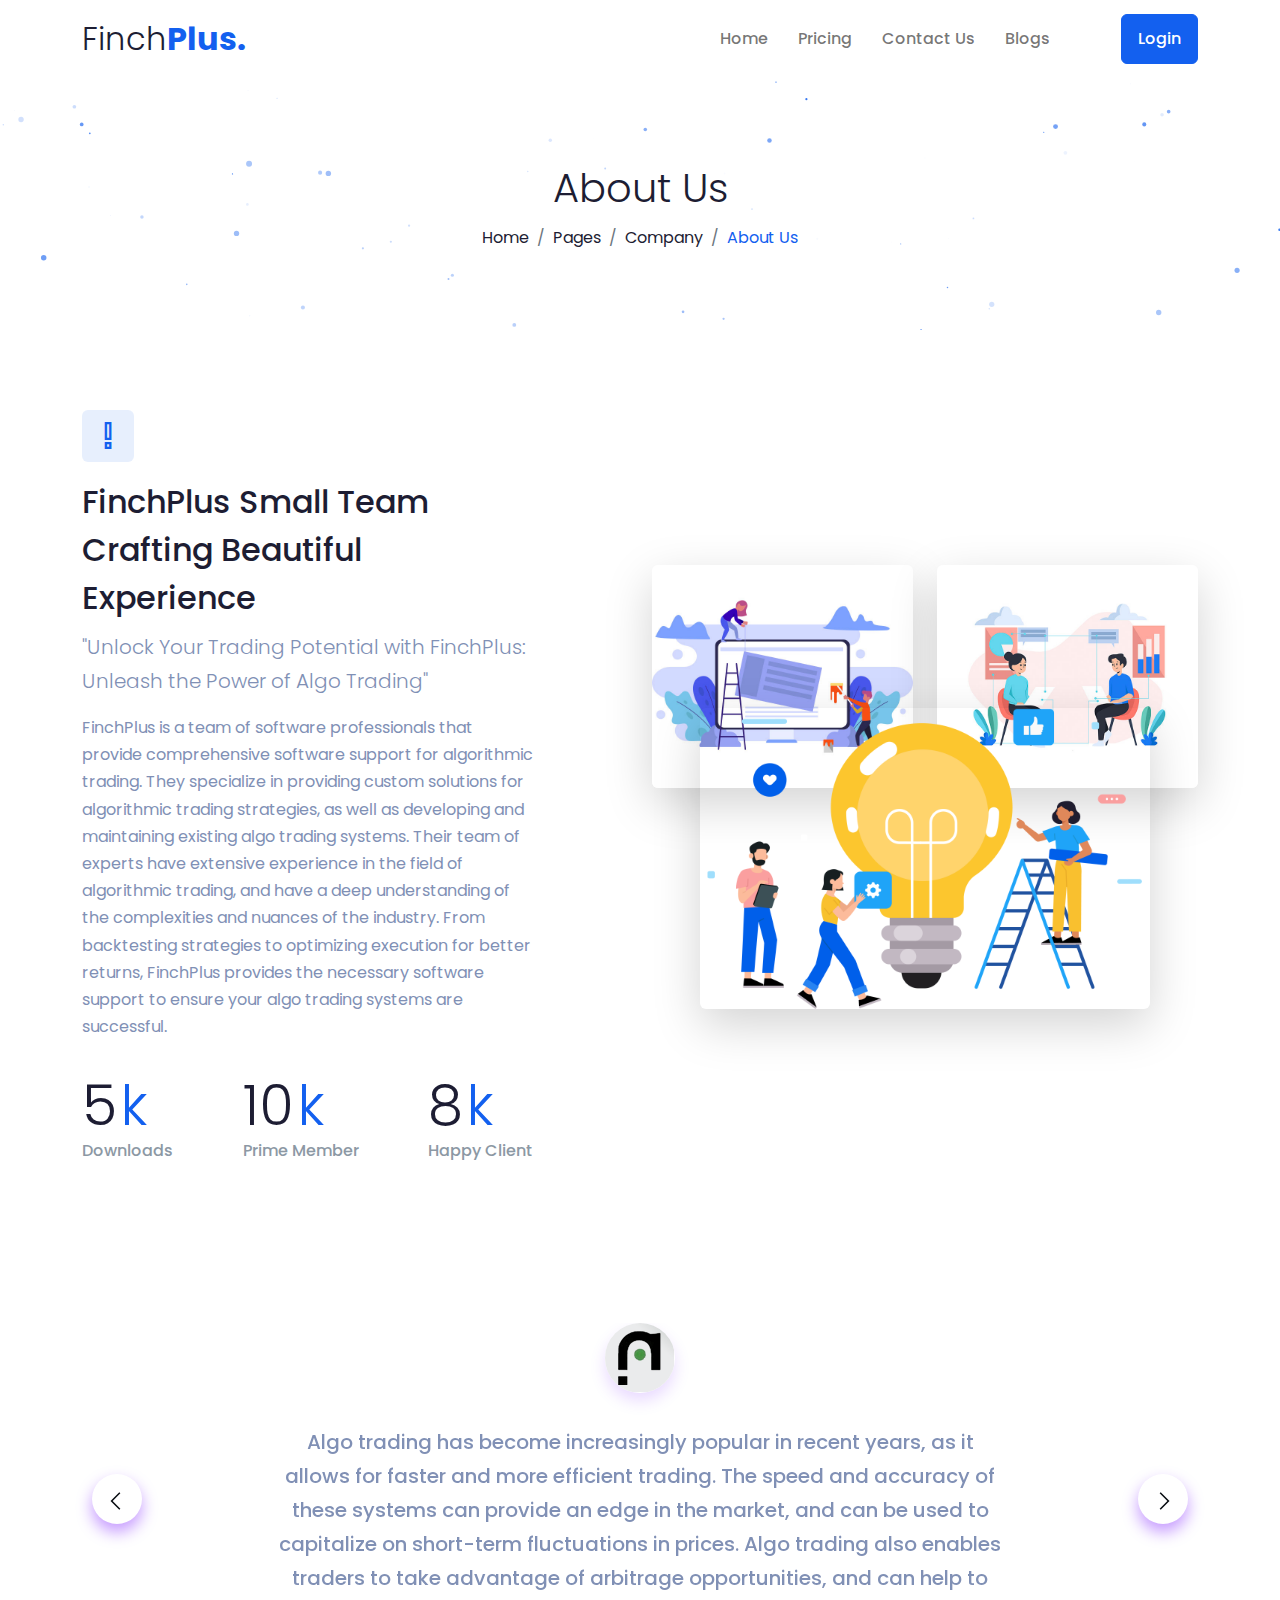
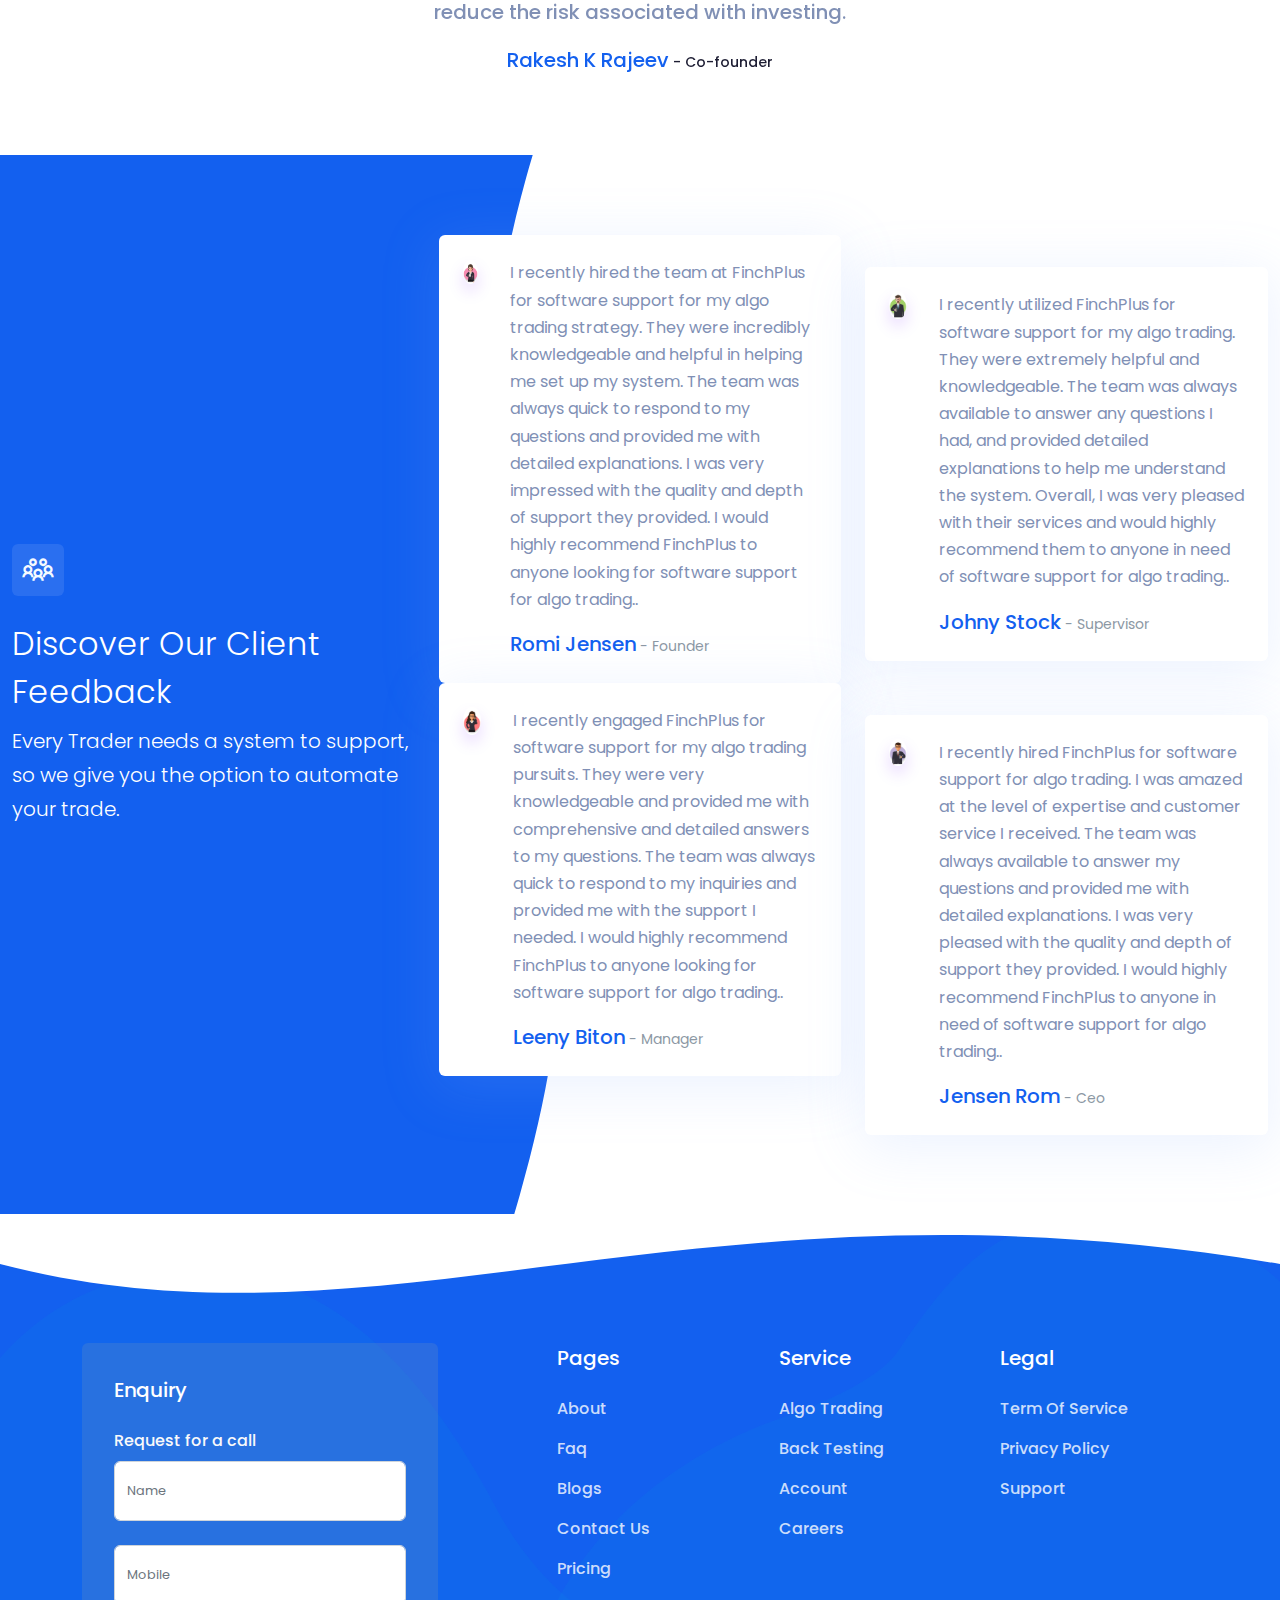
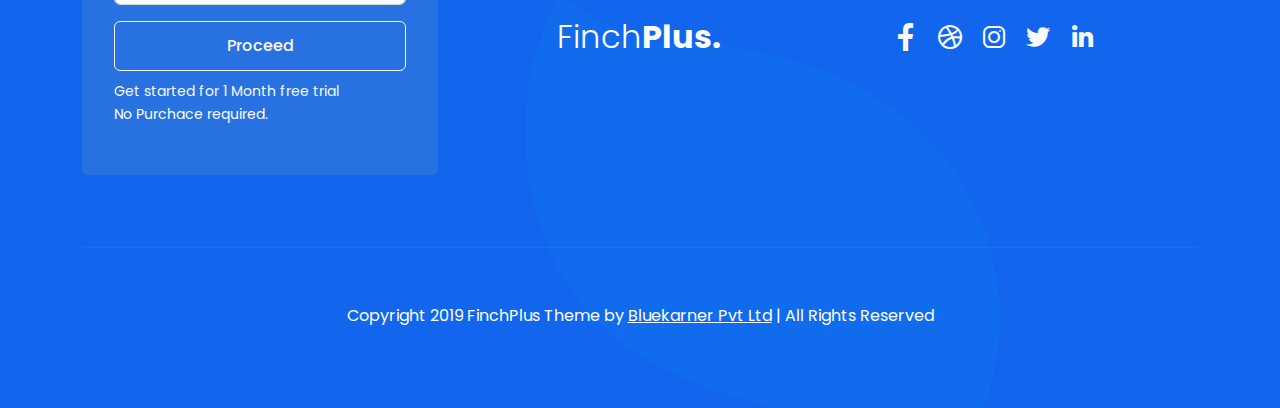
<file: about-us-1.html>
<!DOCTYPE html>
<html lang="en">
<head>

<!-- meta tags -->
<meta charset="utf-8">
<meta name="keywords" content="FinchPlus,Algo Trading Application,TradingAutomation,FreeTrading,Algorithmic trading,
Automated trading,
Quantitative trading,
Trading algorithms,
High-frequency trading,
Market data analysis,
Backtesting,
Trading strategies,
Machine learning for trading,
Financial modeling,
Risk management,
Portfolio optimization,
Trading software,
Technical analysis,
Financial markets." />
<meta name="description" content="FinchPlus,Algo Trading Application "/>
<meta name="author" content="www.themeht.com" />
<meta name="viewport" content="width=device-width, initial-scale=1">

<!-- Title -->
<title>FinchPlus - Create your own strategy to trade</title>

<!-- Favicon Icon -->
<link rel="shortcut icon" href="assets/images/finchlogo.png" />

<!-- inject css start -->

<!--== bootstrap -->
<link href="assets/css/bootstrap.min.css" rel="stylesheet" type="text/css" />

<!--== animate -->
<link href="assets/css/animate.css" rel="stylesheet" type="text/css" />

<!--== line-awesome -->
<link href="assets/css/line-awesome.min.css" rel="stylesheet" type="text/css" />

<!--== themify-icons -->
<link href="assets/css/themify-icons.css" rel="stylesheet" type="text/css" />

<!--== magnific-popup -->
<link href="assets/css/magnific-popup.css" rel="stylesheet" type="text/css" />

<!--== owl.carousel -->
<link href="assets/css/owl.carousel.css" rel="stylesheet" type="text/css" />

<!--== lightslider -->
<link href="assets/css/lightslider.min.css" rel="stylesheet" type="text/css" />

<!--== spacing -->
<link href="assets/css/spacing.css" rel="stylesheet" type="text/css" />

<!--== theme.min -->
<link href="assets/css/theme.min.css" rel="stylesheet" />

<!-- inject css end -->

</head>

<body>

<!-- page wrapper start -->

<div class="page-wrapper">
  
<!-- preloader start -->

<div id="ht-preloader">
  <div class="loader clear-loader">
    <span></span>
    <p>FinchPlus</p>
  </div>
</div>

<!-- preloader end -->
<!--header start-->

<header class="site-header">
  <div id="header-wrap">
    <div class="container">
      <div class="row">
        <!--menu start-->
        <div class="col"> 
          <nav class="navbar navbar-expand-lg navbar-light">
            <a class="navbar-brand logo text-dark h2 mb-0" href="index.html">
              Finch<span class="text-primary fw-bold">Plus.</span>
            </a>
            <button class="navbar-toggler" type="button" data-bs-toggle="collapse" data-bs-target="#navbarNav" aria-expanded="false" aria-label="Toggle navigation"> <span class="navbar-toggler-icon"></span>
            </button>
            <div class="collapse navbar-collapse" id="navbarNav">
               <ul class="navbar-nav ms-auto">
                <li class="nav-item dropdown"> <a class="nav-link " href="index.html">Home</a> 
                </li>
				<li class="nav-item dropdown"> <a class="nav-link"   href="pricing.html">Pricing</a>
                        </li>
				<li class="nav-item dropdown"> <a class="nav-link"   href="contact-us.html">Contact Us</a>
                        </li>
        <li class="nav-item dropdown"> <a class="nav-link"   href="blog-card.html">Blogs</a>
                        </li>
            </div>
            <a class="btn btn-primary ms-8 d-none d-md-block" href="login.html">Login</a>
          </nav>  
        </div>
        <!--menu end-->
      </div>
    </div>
  </div>
</header>

<!--header end-->


<!--hero section start-->

<section class="position-relative">
  <div id="particles-js"></div>
  <div class="container">
    <div class="row  text-center">
      <div class="col">
        <h1>About Us</h1>
        <nav aria-label="breadcrumb">
          <ol class="breadcrumb justify-content-center bg-transparent p-0 m-0">
            <li class="breadcrumb-item"><a class="text-dark" href="#">Home</a>
            </li>
            <li class="breadcrumb-item">Pages</li>
            <li class="breadcrumb-item">Company</li>
            <li class="breadcrumb-item active text-primary" aria-current="page">About Us</li>
          </ol>
        </nav>
      </div>
    </div>
    <!-- / .row -->
  </div>
  <!-- / .container -->
</section>

<!--hero section end--> 


<!--body content start-->

<div class="page-content">

<!--about start-->

<section>
  <div class="container">
    <div class="row align-items-center justify-content-between">
      <div class="col-12 col-lg-6 mb-6 mb-lg-0 order-lg-1">
        <div class="row align-items-center">
          <div class="col-6">
            <!-- <img src="assets/images/svg/04.svg" class="img-fluid rounded shadow-lg" alt="..."> -->
			            <img src="assets/images/New folder/download (2).jpg" class="img-fluid rounded shadow-lg" alt="...">

          </div>
          <div class="col-6">
            <!-- <img src="assets/images/svg/03.svg" class="img-fluid rounded shadow-lg mt-10" alt="..."> -->
			<img src="assets/images/New folder/download (3).jpg" class="img-fluid rounded shadow-lg" alt="...">
          </div>
          <div class="col-10 mx-auto mt-n11">
            <!-- <img src="assets/images/svg/05.svg" class="img-fluid rounded shadow-lg" alt="..."> -->
			<img src="assets/images/New folder/download (6).png" class="img-fluid rounded shadow-lg" alt="...">
          </div>
        </div>
      </div>
      <div class="col-12 col-lg-6 col-xl-5">
        <div> <span class="badge badge-primary-soft p-2">
                  <i class="la la-exclamation ic-3x rotation"></i>
              </span>
          <h2 class="mt-3 font-w-5">FinchPlus Small Team Crafting Beautiful Experience</h2>
          <p class="lead">"Unlock Your Trading Potential with FinchPlus: Unleash the Power of Algo Trading"</p>
          <p class="mb-0">FinchPlus is a team of software professionals that provide comprehensive software support for algorithmic trading. They specialize in providing custom solutions for algorithmic trading strategies, as well as developing and maintaining existing algo trading systems. Their team of experts have extensive experience in the field of algorithmic trading, and have a deep understanding of the complexities and nuances of the industry. From backtesting strategies to optimizing execution for better returns, FinchPlus provides the necessary software support to ensure your algo trading systems are successful.</p>
        </div>
        <div class="d-flex align-items-center justify-content-between mt-5">
          <div class="counter">
            <div class="counter-desc"> <span class="count-number display-4" data-to="15" data-speed="1000">15</span>
              <span class="display-4 text-primary">k</span> 
              <h6 class="text-muted mb-0">Downloads</h6>
            </div>
          </div>
          <div class="counter">
            <div class="counter-desc"> <span class="count-number display-4" data-to="29" data-speed="1000">29</span>
              <span class="display-4 text-primary">k</span> 
              <h6 class="text-muted mb-0">Prime Member</h6>
            </div>
          </div>
          <div class="counter">
            <div class="counter-desc"> <span class="count-number display-4" data-to="23" data-speed="1000">23</span>
              <span class="display-4 text-primary">k</span> 
              <h6 class="text-muted mb-0">Happy Client</h6>
            </div>
          </div>
        </div>
      </div>
    </div>
  </div>
</section>

<!--about end-->

<!--testimonial start-->

<section>
  <div class="container">
    <div class="row justify-content-center text-center">
      <div class="col">
        <div class="owl-carousel no-pb owl-2" data-dots="false" data-nav="true" data-items="1" data-autoplay="true">
          <div class="item">
            <div class="row justify-content-center text-center">
              <div class="col-12 col-md-10 col-lg-8">
                <div class="card bg-transparent border-0">
                  <div>
                    <img alt="Image" src="assets/images/appIco.gif" class="shadow-primary img-fluid rounded-circle d-inline">
                  </div>
                  <div class="card-body p-0 mt-5">
                    <p class="lead font-w-5"> Algo trading has become increasingly popular in recent years, as it allows for faster and more efficient trading. The speed and accuracy of these systems can provide an edge in the market, and can be used to capitalize on short-term fluctuations in prices. Algo trading also enables traders to take advantage of arbitrage opportunities, and can help to reduce the risk associated with investing.</p>
                    <div>
                      <h5 class="text-primary d-inline mb-0">Rakesh K Rajeev</h5>
                      <small class="text-dark font-w-5 font-italic">- Co-founder</small>
                    </div>
                  </div>
                </div>
              </div>
            </div>
          </div>
          <div class="item">
            <div class="row justify-content-center text-center">
              <div class="col-12 col-md-10 col-lg-8">
                <div class="card bg-transparent border-0">
                  <div>
                    <img alt="Image" src="assets/images/appIco.gif" class="shadow-primary img-fluid rounded-circle d-inline">
                  </div>
                  <div class="card-body p-0 mt-5">
                    <p class="lead font-w-5">Algorithmic trading is based on complex quantitative models, which are programmed to analyze the markets and identify profitable trading opportunities. These models are constantly monitored and adjusted to optimize the trading strategy. Algo trading systems can be used to trade both stocks and derivatives, such as futures and options.
</p>
                    <div>
                      <h5 class="text-primary d-inline mb-0">Nithin A Jacob</h5>
                      <small class="text-dark font-w-5 font-italic">- Co-founder</small>
                    </div>
                  </div>
                </div>
              </div>
            </div>
          </div>
          <div class="item">
            <div class="row justify-content-center text-center">
              <div class="col-12 col-md-10 col-lg-8">
                <div class="card bg-transparent border-0">
                  <div>
                    <img alt="Image" src="assets/images/appIco.gif" class="shadow-primary img-fluid rounded-circle d-inline">
                  </div>
                  <div class="card-body p-0 mt-5">
                    <p class="lead font-w-5">Algorithmic trading has the potential to be beneficial for investors. By utilizing the speed and accuracy of computer-based models, algo trading can help traders to capitalize on short-term price movements and arbitrage opportunities.</p>
                    <div>
                      <h5 class="text-primary d-inline mb-0">Varundas</h5>
                      <small class="text-dark font-w-5 font-italic">- Co-founder</small>
                    </div>
                  </div>
                </div>
              </div>
            </div>
          </div>
        </div>
      </div>
    </div>
  </div>
</section>

<!--testimonial end-->


<!--testimonial start-->

<section class="position-relative">
  <div class="shape-2 transform-md-rotate" style="overflow: hidden;">
    <svg viewBox="0 0 500 150" preserveAspectRatio="none" style="height: 100%; width: 100%;">
      <path d="M208.09,0.00 C152.70,67.10 262.02,75.98 200.80,150.00 L0.00,150.00 L0.00,0.00 Z" style="stroke: none; fill: #1360ef;"></path>
    </svg>
  </div>
  <div class="container-fluid z-index-1">
    <div class="row align-items-center">
      <div class="col-12 col-md-12 col-lg-4 mb-6 mb-lg-0">
        <div> <span class="badge badge-light-soft p-2">
                  <i class="la la-users ic-3x rotation"></i>
              </span>
          <h2 class="mt-4 text-white">Discover Our Client Feedback</h2>
          <p class="lead mb-0 text-white">Every Trader needs a system to support, so we give you the option to automate your trade.</p>
        </div>
      </div>
      <div class="col-12 col-md-12 col-lg-8">
        <div class="row">
		
          <div class="col-12 col-md-6 col-lg-6">
            <div class="card p-4 shadow border-0 flex-sm-row">
              <div class="w-50 me-sm-5 mb-3 mb-sm-0">
                <img alt="Image" src="assets/images/team/04.png" class="shadow-primary img-fluid rounded-circle d-inline">
              </div>
              <div class="card-body p-0">
                <p>I recently hired the team at FinchPlus for software support for my algo trading strategy. They were incredibly knowledgeable and helpful in helping me set up my system. The team was always quick to respond to my questions and provided me with detailed explanations. I was very impressed with the quality and depth of support they provided. I would highly recommend FinchPlus to anyone looking for software support for algo trading..</p>
                <div>
                  <h5 class="text-primary d-inline">Romi Jensen</h5>
                  <small class="text-muted font-italic">- Founder</small>
                </div>
              </div>
            </div>
          </div>
          <div class="col-12 col-md-6 col-lg-6 mt-5">
            <div class="card p-4 shadow border-0 flex-sm-row">
              <div class="w-50 me-sm-5 mb-3 mb-sm-0">
                <img alt="Image" src="assets/images/team/03.png" class="shadow-primary img-fluid rounded-circle d-inline">
              </div>
              <div class="card-body p-0">
                <p>I recently utilized FinchPlus for software support for my algo trading. They were extremely helpful and knowledgeable. The team was always available to answer any questions I had, and provided detailed explanations to help me understand the system. Overall, I was very pleased with their services and would highly recommend them to anyone in need of software support for algo trading..</p>
                <div>
                  <h5 class="text-primary d-inline">Johny Stock</h5>
                  <small class="text-muted font-italic">- Supervisor</small>
                </div>
              </div>
            </div>
          </div>
          <div class="col-12 col-md-6 col-lg-6 mt-5 mt-md-0">
            <div class="card p-4 shadow border-0 flex-sm-row">
              <div class="w-50 me-sm-5 mb-3 mb-sm-0">
                <img alt="Image" src="assets/images/team/02.png" class="shadow-primary img-fluid rounded-circle d-inline">
              </div>
              <div class="card-body p-0">
                <p>I recently engaged FinchPlus for software support for my algo trading pursuits. They were very knowledgeable and provided me with comprehensive and detailed answers to my questions. The team was always quick to respond to my inquiries and provided me with the support I needed. I would highly recommend FinchPlus to anyone looking for software support for algo trading..</p>
                <div>
                  <h5 class="text-primary d-inline">Leeny Biton</h5>
                  <small class="text-muted font-italic">- Manager</small>
                </div>
              </div>
            </div>
          </div>
		 
          <div class="col-12 col-md-6 col-lg-6 mt-5">
            <div class="card p-4 shadow border-0 flex-sm-row">
			
			
			
              <div class="w-50 me-sm-5 mb-3 mb-sm-0">
                <img alt="Image" src="assets/images/team/01.png" class="shadow-primary img-fluid rounded-circle d-inline">
              </div>
              <div class="card-body p-0">
                <p>I recently hired FinchPlus for software support for algo trading. I was amazed at the level of expertise and customer service I received. The team was always available to answer my questions and provided me with detailed explanations. I was very pleased with the quality and depth of support they provided. I would highly recommend FinchPlus to anyone in need of software support for algo trading..</p>
                <div>
                  <h5 class="text-primary d-inline">Jensen Rom</h5>
                  <small class="text-muted font-italic">- Ceo</small>
                </div>
              </div>
            </div>
          </div>
		  
        </div>
        <!-- / .row -->
      </div>
    </div>
    <!-- / .row -->
  </div>
</section>

<!--testimonial end-->



</div>

<!--body content end--> 


<!--footer start-->

<footer class="py-11 bg-primary position-relative" data-bg-img="assets/images/bg/03.png">
  <div class="shape-1" style="height: 150px; overflow: hidden;">
    <svg viewBox="0 0 500 150" preserveAspectRatio="none" style="height: 100%; width: 100%;">
      <path d="M0.00,49.98 C150.00,150.00 271.49,-50.00 500.00,49.98 L500.00,0.00 L0.00,0.00 Z" style="stroke: none; fill: #fff;"></path>
    </svg>
  </div>
  <div class="container mt-7">
    <div class="row">
      <div class="col-12 col-lg-5 col-xl-4 me-auto mb-6 mb-lg-0">
        <div class="subscribe-form bg-warning-soft p-5 rounded">
          <h5 class="mb-4 text-white">Enquiry</h5>
          <h6 class="text-light">Request for a call</h6>
          <form id="mc-form" class="group">
            <input type="text" value="" name="NAME" class="email form-control" id="mc-email" placeholder="Name" required="" style="height: 60px";><br/> 
            <input type="INTEGER" value="" name="MOBILE" class="email form-control" id="mc-email" placeholder="Mobile" required="" style="height: 60px;">
            <input class="btn btn-outline-light btn-block mt-3 mb-2" type="submit" name="Proceed" value="Proceed">
          </form> <small class="text-light">Get started for 1 Month free trial<p class="text-white">No Purchace required.</p> </small>
        </div>
      </div>
      <div class="col-12 col-lg-6 col-xl-7">
        <div class="row">
          <div class="col-12 col-sm-4 navbar-dark">
            <h5 class="mb-4 text-white">Pages</h5>
            <ul class="navbar-nav list-unstyled mb-0">
              <li class="mb-3 nav-item"><a class="nav-link" href="about-us-1.html">About</a>
              </li>
              <!-- <li class="mb-3 nav-item"><a class="nav-link" href="product-grid.html">Shop</a> -->
              <!-- </li> -->
              <li class="mb-3 nav-item"><a class="nav-link" href="faq.html">Faq</a>
              </li>
               <li class="mb-3 nav-item"><a class="nav-link" href="blog-card.html">Blogs</a> 
              </li> 
              <li class="nav-item"><a class="nav-link" href="contact-us.html">Contact Us</a>
              </li>
			  <li class="nav-item mt-3"><a class="nav-link" href="pricing.html">Pricing</a>
              </li>
            </ul>
          </div>
          <div class="col-12 col-sm-4 mt-6 mt-sm-0 navbar-dark">
            <h5 class="mb-4 text-white">Service</h5>
            <ul class="navbar-nav list-unstyled mb-0">
              <li class="mb-3 nav-item"><a class="nav-link" href="#">Algo Trading</a>
              </li>
              <li class="mb-3 nav-item"><a class="nav-link" href="#">Back Testing</a>
              </li>
              <li class="mb-3 nav-item"><a class="nav-link" href="login.html">Account</a>
              </li>
              <li class="nav-item"><a class="nav-link" href="career.html">Careers</a>
              </li>
            </ul>
          </div>
          <div class="col-12 col-sm-4 mt-6 mt-sm-0 navbar-dark">
            <h5 class="mb-4 text-white">Legal</h5>
            <ul class="navbar-nav list-unstyled mb-0">
              <li class="mb-3 nav-item"><a class="nav-link" href="terms-and-conditions.html">Term Of Service</a>
              </li>
              <li class="mb-3 nav-item"><a class="nav-link" href="privacy-policy.html">Privacy Policy</a>
              </li>
              <li class="nav-item"><a class="nav-link" href="#">Support</a>
              </li>
            </ul>
          </div>
        </div>
        <div class="row mt-5">
          <div class="col-12 col-sm-6">
            <a class="footer-logo text-white h2 mb-0" href="index.html">
              Finch<span class="fw-bold">Plus.</span>
            </a>
          </div>
          <div class="col-12 col-sm-6 mt-6 mt-sm-0">
            <ul class="list-inline mb-0">
              <li class="list-inline-item"><a class="text-light ic-2x" href="#"><i class="la la-facebook"></i></a>
              </li>
              <li class="list-inline-item"><a class="text-light ic-2x" href="#"><i class="la la-dribbble"></i></a>
              </li>
              <li class="list-inline-item"><a class="text-light ic-2x" href="#"><i class="la la-instagram"></i></a>
              </li>
              <li class="list-inline-item"><a class="text-light ic-2x" href="#"><i class="la la-twitter"></i></a>
              </li>
              <li class="list-inline-item"><a class="text-light ic-2x" href="#"><i class="la la-linkedin"></i></a>
              </li>
            </ul>
          </div>
        </div>
      </div>
    </div>
    <div class="row text-white text-center mt-8">
      <div class="col">
        <hr class="mb-8">Copyright 2019 FinchPlus Theme by <u><a class="text-white" href="www.bluekarner.in">Bluekarner Pvt Ltd</a></u> | All Rights Reserved</div>
    </div>
  </div>
</footer>

<!--footer end-->

</div>

<!-- page wrapper end -->

 
<!--back-to-top start-->

<div class="scroll-top"><a class="smoothscroll" href="#top"><i class="las la-angle-up"></i></a></div>

<!--back-to-top end-->

<!-- inject js start -->

<script src="assets/js/theme-plugin.js"></script>
<script src="assets/js/theme-script.js"></script>

<!-- inject js end -->

</body>

</html>
</file>
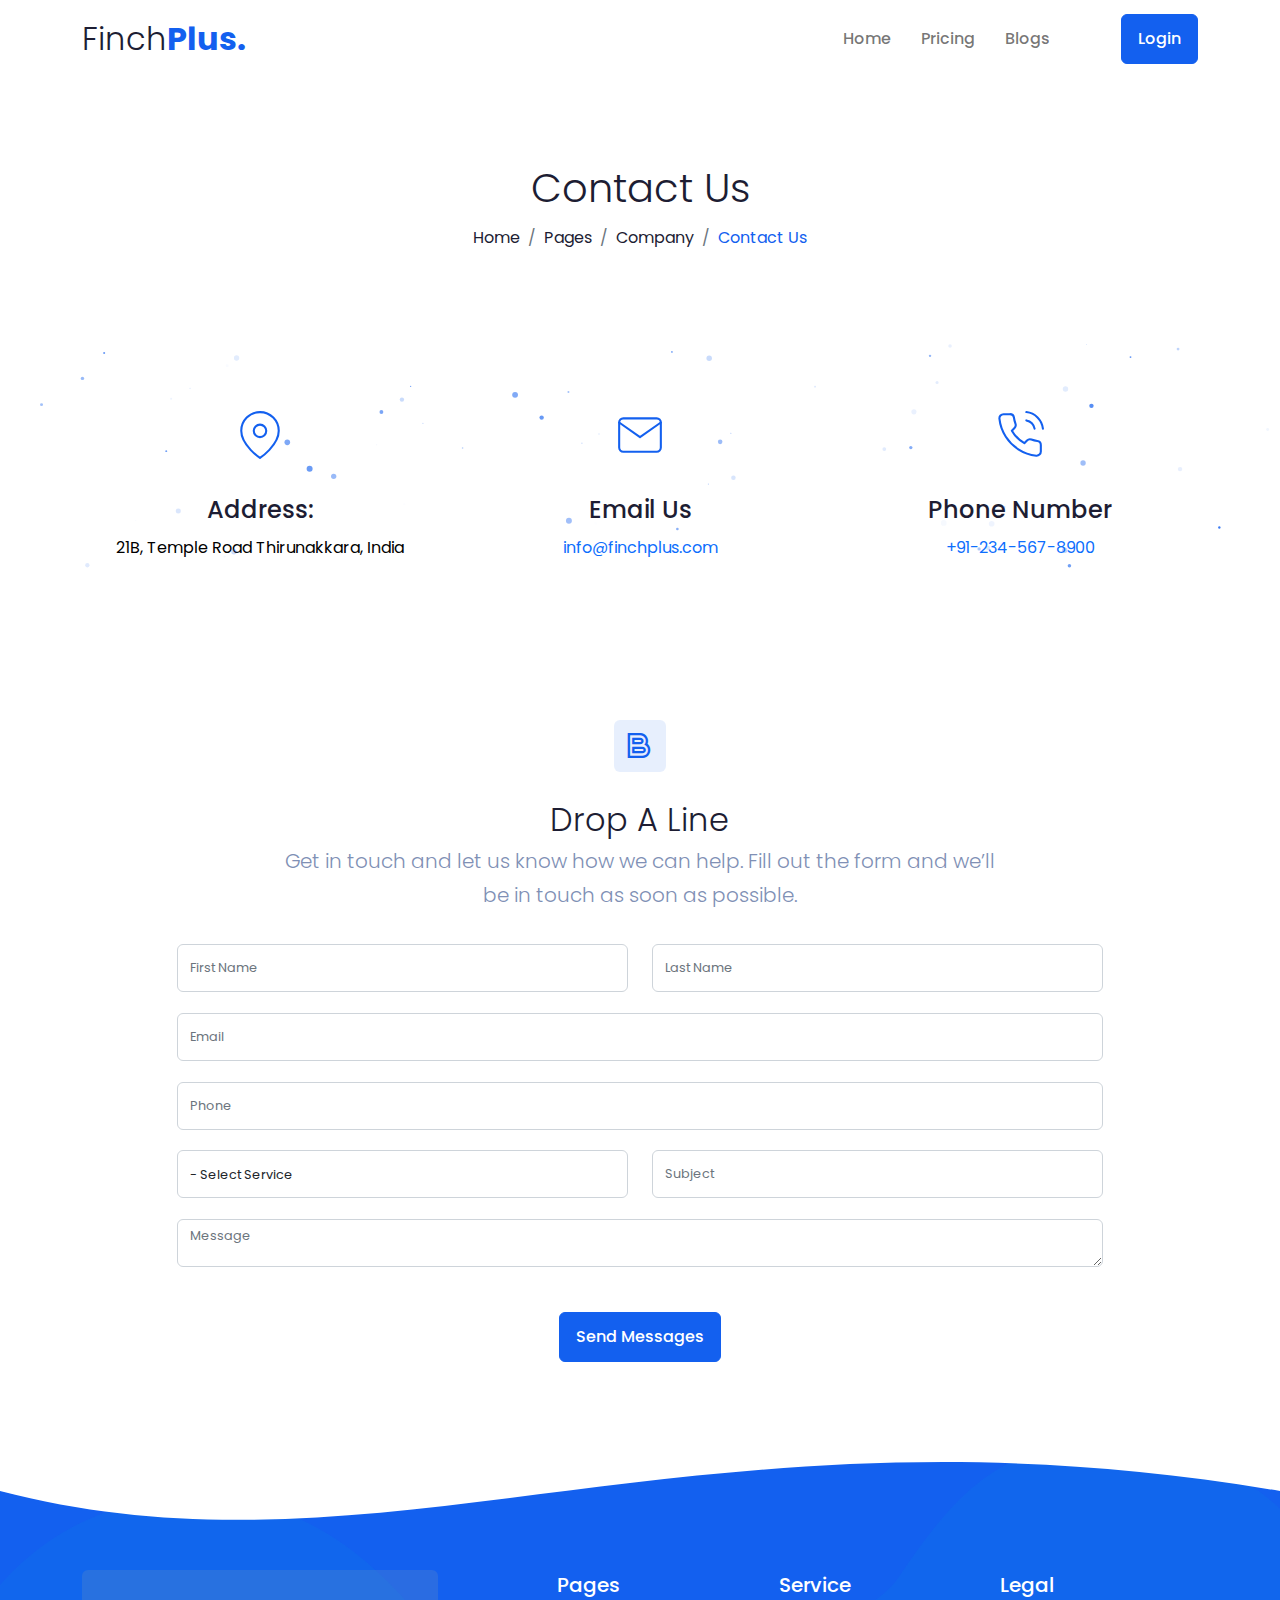
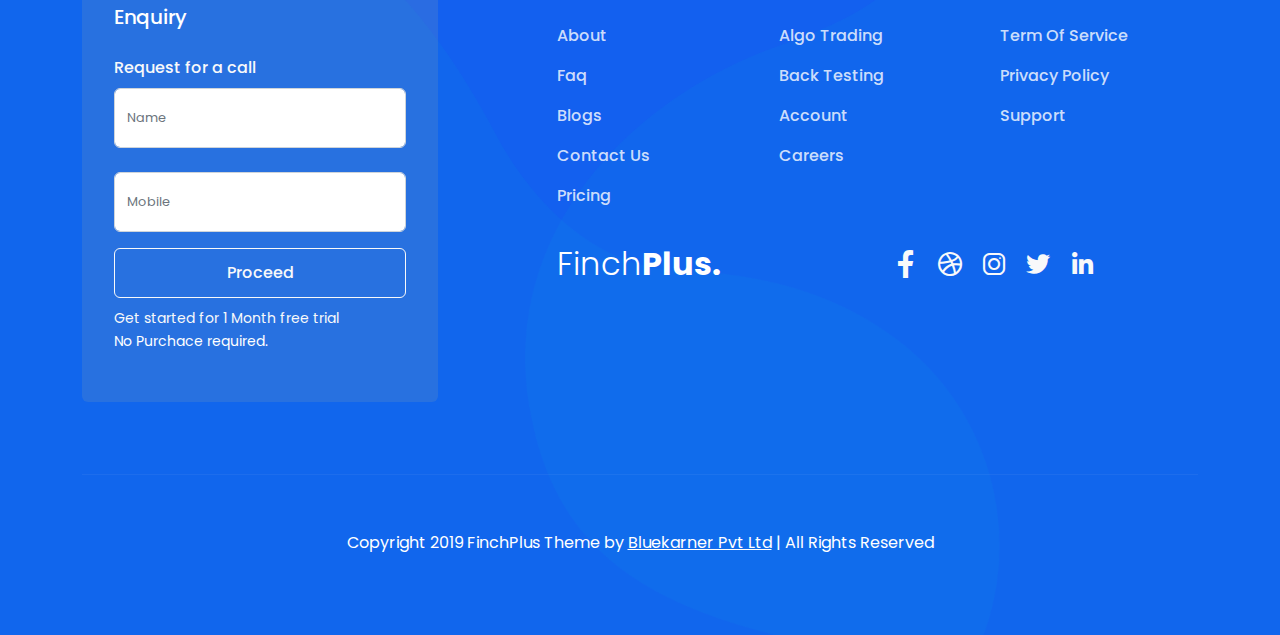
<file: contact-us.html>
<!DOCTYPE html>
<html lang="en">
<head>

<!-- meta tags -->
<meta charset="utf-8">
<meta name="keywords" content="FinchPlus,Algo Trading Application,TradingAutomation,FreeTrading,Algorithmic trading,
Automated trading,
Quantitative trading,
Trading algorithms,
High-frequency trading,
Market data analysis,
Backtesting,
Trading strategies,
Machine learning for trading,
Financial modeling,
Risk management,
Portfolio optimization,
Trading software,
Technical analysis,
Financial markets." />
<meta name="description" content="FinchPlus,Algo Trading Application "/>
<meta name="author" content="www.themeht.com" />
<meta name="viewport" content="width=device-width, initial-scale=1">

<!-- Title -->
<title>FinchPlus - Create your own strategy to trade</title>

<!-- Favicon Icon -->
<link rel="shortcut icon" href="assets/images/finchlogo.png" />

<!-- inject css start -->

<!--== bootstrap -->
<link href="assets/css/bootstrap.min.css" rel="stylesheet" type="text/css" />

<!--== animate -->
<link href="assets/css/animate.css" rel="stylesheet" type="text/css" />

<!--== line-awesome -->
<link href="assets/css/line-awesome.min.css" rel="stylesheet" type="text/css" />

<!--== themify-icons -->
<link href="assets/css/themify-icons.css" rel="stylesheet" type="text/css" />

<!--== magnific-popup -->
<link href="assets/css/magnific-popup.css" rel="stylesheet" type="text/css" />

<!--== owl.carousel -->
<link href="assets/css/owl.carousel.css" rel="stylesheet" type="text/css" />

<!--== lightslider -->
<link href="assets/css/lightslider.min.css" rel="stylesheet" type="text/css" />

<!--== spacing -->
<link href="assets/css/spacing.css" rel="stylesheet" type="text/css" />

<!--== theme.min -->
<link href="assets/css/theme.min.css" rel="stylesheet" />

<!-- inject css end -->

</head>

<body>

<!-- page wrapper start -->

<div class="page-wrapper">
  
<!-- preloader start -->

<div id="ht-preloader">
  <div class="loader clear-loader">
    <span></span>
    <p>FinchPlus</p>
  </div>
</div>

<!-- preloader end -->


<!--header start-->

<header class="site-header">
  <div id="header-wrap">
    <div class="container">
      <div class="row">
        <!--menu start-->
        <div class="col"> 
          <nav class="navbar navbar-expand-lg navbar-light">
            <a class="navbar-brand logo text-dark h2 mb-0" href="index.html">
              Finch<span class="text-primary fw-bold">Plus.</span>
            </a>
            <button class="navbar-toggler" type="button" data-bs-toggle="collapse" data-bs-target="#navbarNav" aria-expanded="false" aria-label="Toggle navigation"> <span class="navbar-toggler-icon"></span>
            </button>
            <div class="collapse navbar-collapse" id="navbarNav">
               <ul class="navbar-nav ms-auto">
                <li class="nav-item dropdown"> <a class="nav-link " href="index.html">Home</a> </li>
				<li class="nav-item dropdown"> <a class="nav-link"   href="pricing.html">Pricing</a>
                        </li>
         <li class="nav-item dropdown"> <a class="nav-link"   href="blog-card.html">Blogs</a>
                        </li>
            </div>
            <a class="btn btn-primary ms-8 d-none d-md-block" href="login.html">Login</a>
          </nav>  
        </div>
        <!--menu end-->
      </div>
    </div>
  </div>
</header>

<!--header end-->


<body>
</div></div></div></header><div><section class="position-relative">
<div class="container">
<div id="particles-js">
<canvas class="tsparticles-canvas-el" width="794" height="252" style="width: 100%; height: 100%;"></canvas></div>
<div class="row  text-center"><div class="col"><h1>Contact Us</h1><nav aria-label="breadcrumb">
<ol class="breadcrumb justify-content-center bg-transparent p-0 m-0">
<li class="breadcrumb-item"><a class="text-dark" href="/">Home</a></li>
  <li class="breadcrumb-item">Pages</li>
  <li class="breadcrumb-item">Company</li>
  <li class="breadcrumb-item active text-primary" aria-current="page">Contact Us</li></ol></nav></div></div></div></section>
  <div class="page-content">
  <section>
  <div class="container">
  <div class="row text-center">
  <div class="col-lg-4 col-md-12">
  <div>
  <svg class="feather feather-map-pin" xmlns="http://www.w3.org/2000/svg" width="50" height="50" viewBox="0 0 24 24" fill="none" stroke="#1360ef" stroke-width="1" stroke-linecap="round" stroke-linejoin="round">
  <path d="M21 10c0 7-9 13-9 13s-9-6-9-13a9 9 0 0 1 18 0z">
  </path>
  <circle cx="12" cy="10" r="3">
  </circle>
  </svg><h4 class="mt-5">
  Address:</h4><span class="text-black">21B, Temple Road Thirunakkara, India</span></div></div>
  <div class="col-lg-4 col-md-6">
  <div><svg class="feather feather-mail" xmlns="http://www.w3.org/2000/svg" width="50" height="50" viewBox="0 0 24 24" fill="none" stroke="#1360ef" stroke-width="1" stroke-linecap="round" stroke-linejoin="round"><path d="M4 4h16c1.1 0 2 .9 2 2v12c0 1.1-.9 2-2 2H4c-1.1 0-2-.9-2-2V6c0-1.1.9-2 2-2z"></path><polyline points="22,6 12,13 2,6"></polyline></svg>
  <h4 class="mt-5">Email Us</h4><a href="mailto:info@finchplus.com"> info@finchplus.com</a></div></div><div class="col-lg-4 col-md-6"><div><svg class="feather feather-phone-call" xmlns="http://www.w3.org/2000/svg" width="50" height="50" viewBox="0 0 24 24" fill="none" stroke="#1360ef" stroke-width="1" stroke-linecap="round" stroke-linejoin="round"><path d="M15.05 5A5 5 0 0 1 19 8.95M15.05 1A9 9 0 0 1 23 8.94m-1 7.98v3a2 2 0 0 1-2.18 2 19.79 19.79 0 0 1-8.63-3.07 19.5 19.5 0 0 1-6-6 19.79 19.79 0 0 1-3.07-8.67A2 2 0 0 1 4.11 2h3a2 2 0 0 1 2 1.72 12.84 12.84 0 0 0 .7 2.81 2 2 0 0 1-.45 2.11L8.09 9.91a16 16 0 0 0 6 6l1.27-1.27a2 2 0 0 1 2.11-.45 12.84 12.84 0 0 0 2.81.7A2 2 0 0 1 22 16.92z"></path></svg>
  <h4 class="mt-5">Phone Number</h4><a href="tel:+912345678900">+91-234-567-8900</a></div></div></div></div></section><section><div class="container">
  <div class="row justify-content-center mb-5 text-center">
  <div class="col-12 col-lg-8"><div> 
  <span class="badge badge-primary-soft p-2"><i class="la la-bold ic-3x rotation"></i></span>
  <h2 class="mt-4 mb-0">Drop A Line</h2><p class="lead mb-0">Get in touch and let us know how we can help. Fill out the form and we’ll be in touch as soon as possible.</p></div></div></div>
  <div class="row justify-content-center text-center">
  <div class="col-12 col-lg-10"><form id="contact-form" class="row" method="post" action="php/contact.php">
  <div class="messages"></div>
  <div class="form-group col-md-6">
  <input id="form_name" type="text" name="name" class="form-control" placeholder="First Name" required="" data-error="Name is required.">
  <div class="help-block with-errors"></div></div><div class="form-group col-md-6"><input id="form_name1" type="text" name="name" class="form-control" placeholder="Last Name" required="" data-error="Name is required."><div class="help-block with-errors"></div></div><div class="form-group col-md-12"><input id="form_email" type="email" name="email" class="form-control" placeholder="Email" required="" data-error="Valid email is required."><div class="help-block with-errors"></div></div><div class="form-group col-md-12"><input id="form_phone" type="tel" name="phone" class="form-control" placeholder="Phone" required="" data-error="Phone is required"><div class="help-block with-errors"></div></div><div class="form-group col-md-6"><select class="form-control"><option>- Select Service</option><option>Consulting</option><option>Finance</option><option>Marketing</option><option>Avanced Analytics</option><option>planning</option></select></div><div class="form-group col-md-6"><input id="form_subject" type="tel" name="subject" class="form-control" placeholder="Subject" required="" data-error="Subject is required"><div class="help-block with-errors"></div></div><div class="form-group col-md-12"><textarea id="form_message" name="message" class="form-control" placeholder="Message" rows="4" required="" data-error="Please,leave us a message."></textarea><div class="help-block with-errors"></div></div><div class="col-md-12 text-center mt-4"><button class="btn btn-primary"><span>Send Messages</span></button></div></form></div></div></div></section></div></div>
  
    
	
	<!--footer start-->

<footer class="py-11 bg-primary position-relative" data-bg-img="assets/images/bg/03.png">
  <div class="shape-1" style="height: 150px; overflow: hidden;">
    <svg viewBox="0 0 500 150" preserveAspectRatio="none" style="height: 100%; width: 100%;">
      <path d="M0.00,49.98 C150.00,150.00 271.49,-50.00 500.00,49.98 L500.00,0.00 L0.00,0.00 Z" style="stroke: none; fill: #fff;"></path>
    </svg>
  </div>
  <div class="container mt-7">
    <div class="row">
      <div class="col-12 col-lg-5 col-xl-4 me-auto mb-6 mb-lg-0">
        <div class="subscribe-form bg-warning-soft p-5 rounded">
          <h5 class="mb-4 text-white">Enquiry</h5>
          <h6 class="text-light">Request for a call</h6>
          <form id="mc-form" class="group">
            <input type="text" value="" name="NAME" class="email form-control" id="mc-email" placeholder="Name" required="" style="height: 60px";><br/> 
            <input type="INTEGER" value="" name="MOBILE" class="email form-control" id="mc-email" placeholder="Mobile" required="" style="height: 60px;">
            <input class="btn btn-outline-light btn-block mt-3 mb-2" type="submit" name="Proceed" value="Proceed">
          </form> <small class="text-light">Get started for 1 Month free trial <p class="text-white">No Purchace required.</p></small>
        </div>
      </div>
      <div class="col-12 col-lg-6 col-xl-7">
        <div class="row">
          <div class="col-12 col-sm-4 navbar-dark">
            <h5 class="mb-4 text-white">Pages</h5>
            <ul class="navbar-nav list-unstyled mb-0">
              <li class="mb-3 nav-item"><a class="nav-link" href="about-us-1.html">About</a>
              </li>
              <li class="mb-3 nav-item"><a class="nav-link" href="faq.html">Faq</a>
              </li>
              <li class="nav-item"><a class="nav-link" href="blog-card.html">Blogs</a>
              </li>
              <li class="nav-item mt-3"><a class="nav-link" href="contact-us.html">Contact Us</a>
              </li>
			  <li class="nav-item mt-3"><a class="nav-link" href="pricing.html">Pricing</a>
              </li>
            </ul>
          </div>
          <div class="col-12 col-sm-4 mt-6 mt-sm-0 navbar-dark">
            <h5 class="mb-4 text-white">Service</h5>
            <ul class="navbar-nav list-unstyled mb-0">
              <li class="mb-3 nav-item"><a class="nav-link" href="#">Algo Trading</a>
              </li>
              <li class="mb-3 nav-item"><a class="nav-link" href="#">Back Testing</a>
              </li>
              <li class="mb-3 nav-item"><a class="nav-link" href="login.html">Account</a>
              </li>
              <li class="nav-item"><a class="nav-link" href="career.html">Careers</a>
              </li>
            </ul>
          </div>
          <div class="col-12 col-sm-4 mt-6 mt-sm-0 navbar-dark">
            <h5 class="mb-4 text-white">Legal</h5>
            <ul class="navbar-nav list-unstyled mb-0">
              <li class="mb-3 nav-item"><a class="nav-link" href="terms-and-conditions.html">Term Of Service</a>
              </li>
              <li class="mb-3 nav-item"><a class="nav-link" href="privacy-policy.html">Privacy Policy</a>
              </li>
              <li class="nav-item"><a class="nav-link" href="#">Support</a>
              </li>
            </ul>
          </div>
        </div>
        <div class="row mt-5">
          <div class="col-12 col-sm-6">
            <a class="footer-logo text-white h2 mb-0" href="index.html">
              Finch<span class="fw-bold">Plus.</span>
            </a>
          </div>
          <div class="col-12 col-sm-6 mt-6 mt-sm-0">
            <ul class="list-inline mb-0">
              <li class="list-inline-item"><a class="text-light ic-2x" href="#"><i class="la la-facebook"></i></a>
              </li>
              <li class="list-inline-item"><a class="text-light ic-2x" href="#"><i class="la la-dribbble"></i></a>
              </li>
              <li class="list-inline-item"><a class="text-light ic-2x" href="#"><i class="la la-instagram"></i></a>
              </li>
              <li class="list-inline-item"><a class="text-light ic-2x" href="#"><i class="la la-twitter"></i></a>
              </li>
              <li class="list-inline-item"><a class="text-light ic-2x" href="#"><i class="la la-linkedin"></i></a>
              </li>
            </ul>
          </div>
        </div>
      </div>
    </div>
    <div class="row text-white text-center mt-8">
      <div class="col">
        <hr class="mb-8">Copyright 2019 FinchPlus Theme by <u><a class="text-white" href="www.bluekarner.in">Bluekarner Pvt Ltd</a></u> | All Rights Reserved</div>
    </div>
  </div>
</footer>

<!--footer end-->

</div>

<!-- page wrapper end -->
 
<!--back-to-top start-->

<div class="scroll-top"><a class="smoothscroll" href="#top"><i class="las la-angle-up"></i></a></div>

<!--back-to-top end-->

<!-- inject js start -->

<script src="assets/js/theme-plugin.js"></script>
<script src="assets/js/theme-script.js"></script>

<!-- inject js end -->

</body>

</html>
</file>
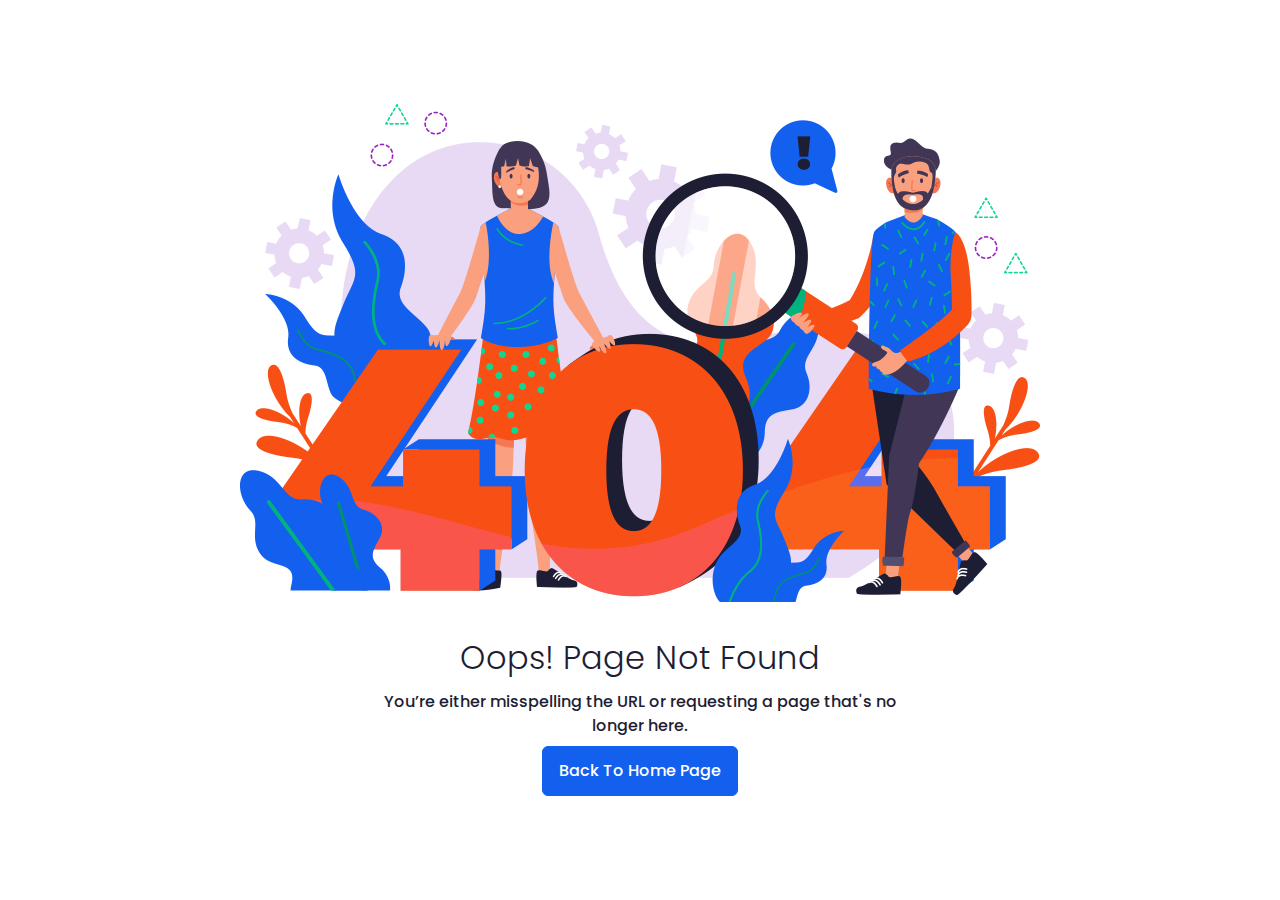
<file: error-404.html>
<!DOCTYPE html>
<html lang="en">
<head>

<!-- meta tags -->
<meta charset="utf-8">
<meta name="keywords" content="FinchPlus,Algo Trading Application,TradingAutomation,FreeTrading,Algorithmic trading,
Automated trading,
Quantitative trading,
Trading algorithms,
High-frequency trading,
Market data analysis,
Backtesting,
Trading strategies,
Machine learning for trading,
Financial modeling,
Risk management,
Portfolio optimization,
Trading software,
Technical analysis,
Financial markets." />
<meta name="description" content="FinchPlus,Algo Trading Application "/>
<meta name="author" content="www.themeht.com" />
<meta name="viewport" content="width=device-width, initial-scale=1">

<!-- Title -->
<title>FinchPlus - Create your own strategy to trade</title>

<!-- Favicon Icon -->
<link rel="shortcut icon" href="assets/images/finchlogo.png" />

<!-- inject css start -->

<!--== bootstrap -->
<link href="assets/css/bootstrap.min.css" rel="stylesheet" type="text/css" />

<!--== animate -->
<link href="assets/css/animate.css" rel="stylesheet" type="text/css" />

<!--== line-awesome -->
<link href="assets/css/line-awesome.min.css" rel="stylesheet" type="text/css" />

<!--== themify-icons -->
<link href="assets/css/themify-icons.css" rel="stylesheet" type="text/css" />

<!--== magnific-popup -->
<link href="assets/css/magnific-popup.css" rel="stylesheet" type="text/css" />

<!--== owl.carousel -->
<link href="assets/css/owl.carousel.css" rel="stylesheet" type="text/css" />

<!--== lightslider -->
<link href="assets/css/lightslider.min.css" rel="stylesheet" type="text/css" />

<!--== spacing -->
<link href="assets/css/spacing.css" rel="stylesheet" type="text/css" />

<!--== theme.min -->
<link href="assets/css/theme.min.css" rel="stylesheet" />

<!-- inject css end -->

</head>

<body >


<!-- page wrapper start -->

<div class="page-wrapper">
  
<!-- preloader start -->

<div id="ht-preloader">
  <div class="loader clear-loader">
    <span></span>
    <p>FinchPlus</p>
  </div>
</div>

<!-- preloader end -->


<!--body content start-->

<div class="page-content">

<!--404 start-->

<section class="fullscreen-banner p-0">
    <div class="container h-100">
      <div class="row h-100">
        <div class="col-12 text-center h-100 d-flex align-items-center">
          <div class="w-100"><img class="img-fluid d-inline mb-5" src="assets/images/404.png" alt="">
          <h2>Oops! Page Not Found</h2>
         <div class="col-lg-6 col-md-10 mx-auto">
          <h6>You’re either misspelling the URL
or requesting a page that's no longer here.</h6>
          <a class="btn btn-primary" href="index.html">Back To Home Page</a>
        </div>
        </div>
      </div>
    </div>
  </div>
</section>

<!--404 end-->

</div>

<!--body content end--> 

</div>

<!-- page wrapper end -->

<!--back-to-top start-->

<div class="scroll-top"><a class="smoothscroll" href="#top"><i class="las la-angle-up"></i></a></div>

<!--back-to-top end-->

<!-- inject js start -->

<script src="assets/js/theme-plugin.js"></script>
<script src="assets/js/theme-script.js"></script>

<!-- inject js end -->

</body>

</html>
</file>
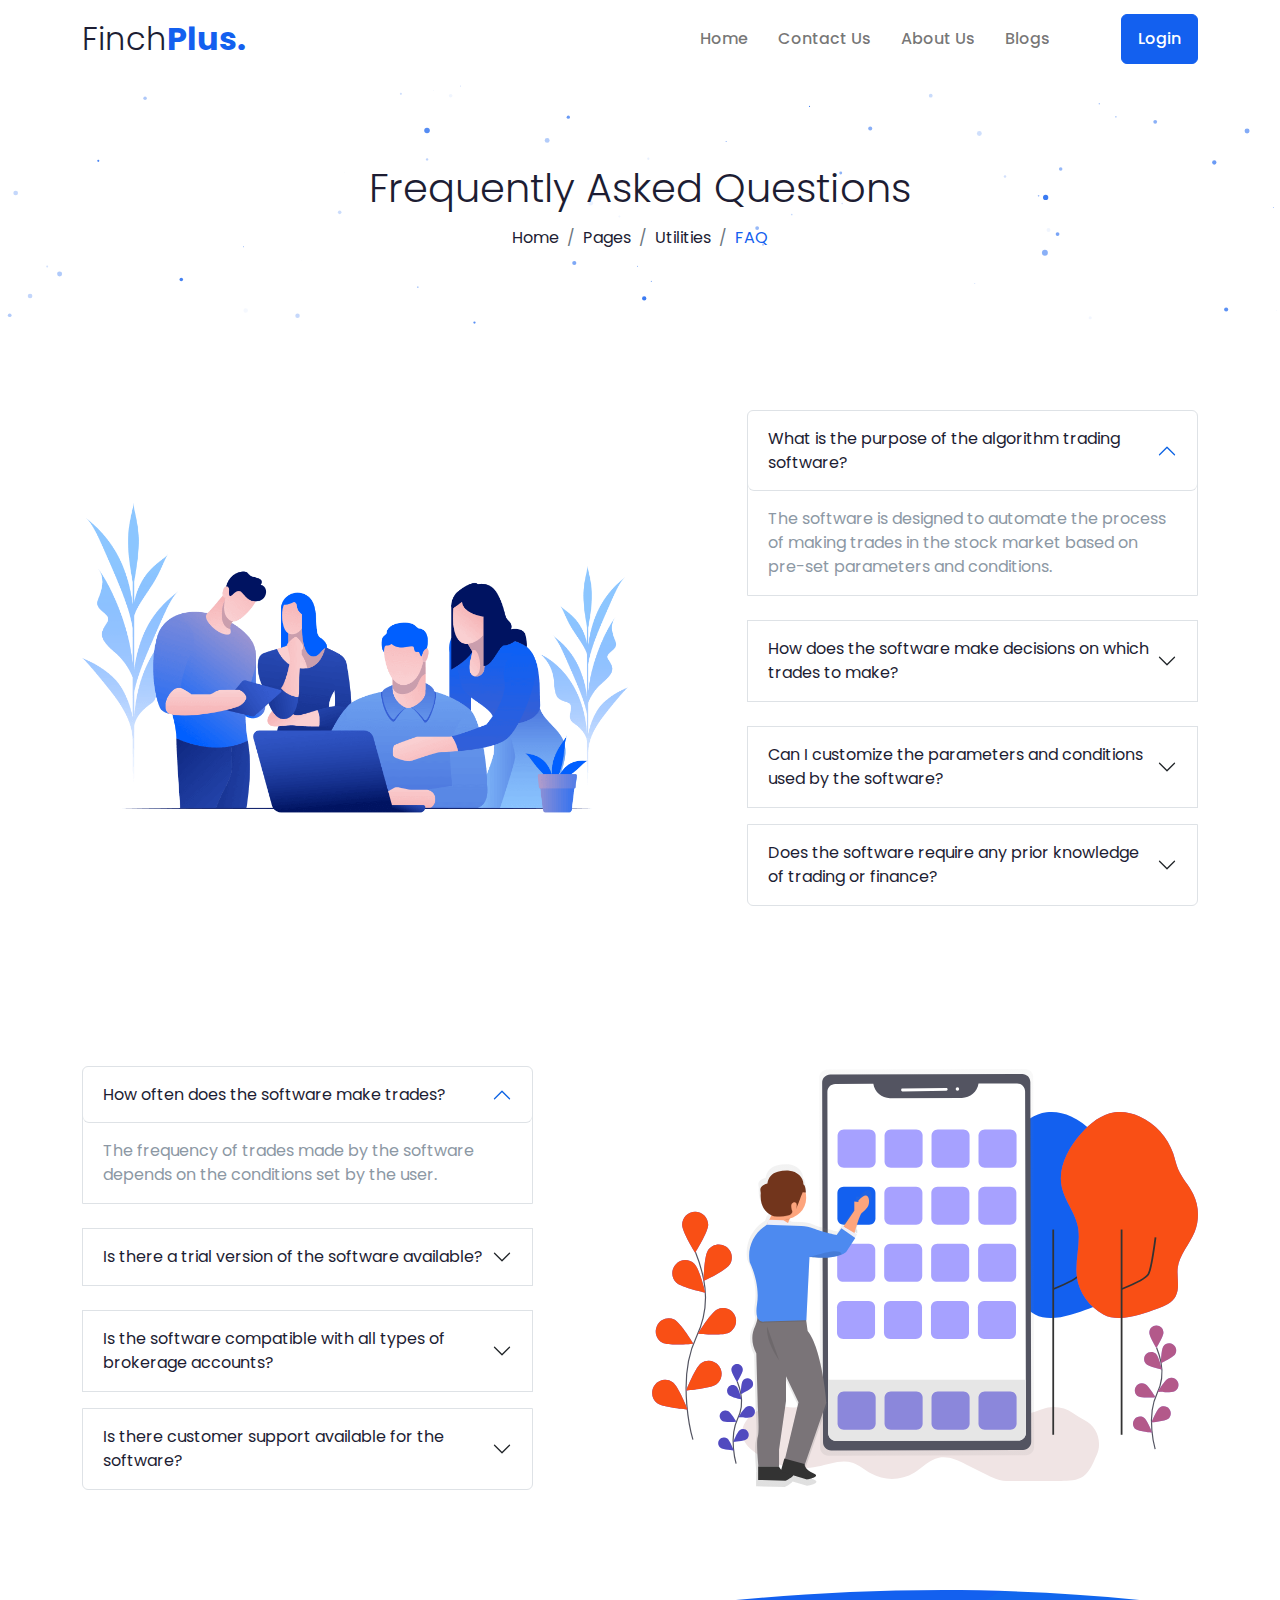
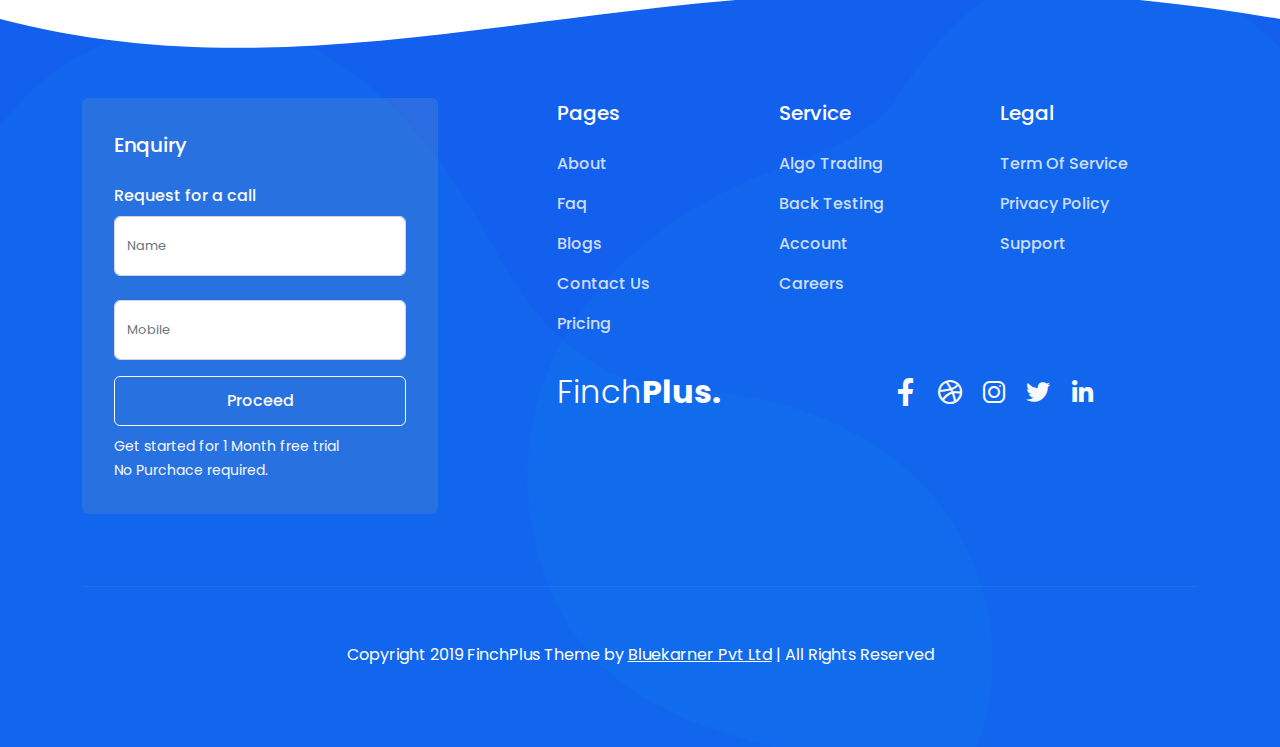
<file: faq.html>
<!DOCTYPE html>
<html lang="en">
<head>

<!-- meta tags -->
<meta charset="utf-8">
<meta name="keywords" content="FinchPlus,Algo Trading Application,TradingAutomation,FreeTrading,Algorithmic trading,
Automated trading,
Quantitative trading,
Trading algorithms,
High-frequency trading,
Market data analysis,
Backtesting,
Trading strategies,
Machine learning for trading,
Financial modeling,
Risk management,
Portfolio optimization,
Trading software,
Technical analysis,
Financial markets." />
<meta name="description" content="FinchPlus,Algo Trading Application "/>
<meta name="author" content="www.themeht.com" />
<meta name="viewport" content="width=device-width, initial-scale=1">

<!-- Title -->
<title>FinchPlus - Create your own strategy to trade</title>

<!-- Favicon Icon -->
<link rel="shortcut icon" href="assets/images/finchlogo.png" />

<!-- inject css start -->

<!--== bootstrap -->
<link href="assets/css/bootstrap.min.css" rel="stylesheet" type="text/css" />

<!--== animate -->
<link href="assets/css/animate.css" rel="stylesheet" type="text/css" />

<!--== line-awesome -->
<link href="assets/css/line-awesome.min.css" rel="stylesheet" type="text/css" />

<!--== themify-icons -->
<link href="assets/css/themify-icons.css" rel="stylesheet" type="text/css" />

<!--== magnific-popup -->
<link href="assets/css/magnific-popup.css" rel="stylesheet" type="text/css" />

<!--== owl.carousel -->
<link href="assets/css/owl.carousel.css" rel="stylesheet" type="text/css" />

<!--== lightslider -->
<link href="assets/css/lightslider.min.css" rel="stylesheet" type="text/css" />

<!--== spacing -->
<link href="assets/css/spacing.css" rel="stylesheet" type="text/css" />

<!--== theme.min -->
<link href="assets/css/theme.min.css" rel="stylesheet" />

<!-- inject css end -->

</head>

<body>

<!-- page wrapper start -->

<div class="page-wrapper">
  
<!-- preloader start -->

<div id="ht-preloader">
  <div class="loader clear-loader">
    <span></span>
    <p>FinchPlus</p>
  </div>
</div>

<!-- preloader end -->


<!--header start-->

<header class="site-header">
  <div id="header-wrap">
    <div class="container">
      <div class="row">
        <!--menu start-->
        <div class="col"> 
          <nav class="navbar navbar-expand-lg navbar-light">
            <a class="navbar-brand logo text-dark h2 mb-0" href="index.html">
              Finch<span class="text-primary fw-bold">Plus.</span>
            </a>
            <button class="navbar-toggler" type="button" data-bs-toggle="collapse" data-bs-target="#navbarNav" aria-expanded="false" aria-label="Toggle navigation"> <span class="navbar-toggler-icon"></span>
            </button>
            <div class="collapse navbar-collapse" id="navbarNav">
               <ul class="navbar-nav ms-auto">
                <li class="nav-item dropdown"> <a class="nav-link " href="index.html">Home</a> 
                </li>
						<li class="nav-item dropdown"> <a class="nav-link"   href="contact-us.html">Contact Us</a>
                        </li>
						<li class="nav-item dropdown"> <a class="nav-link"   href="about-us-1.html">About Us</a>
                        </li>
           <li class="nav-item dropdown"> <a class="nav-link"   href="blog-card.html">Blogs</a>
                        </li>
               </div>
            <a class="btn btn-primary ms-8 d-none d-md-block" href="login.html">Login</a>
          </nav>  
        </div>
        <!--menu end-->
      </div>
    </div>
  </div>
</header>

<!--header end-->



<!--hero section start-->

<section class="position-relative">
  <div id="particles-js"></div>
  <div class="container">
    <div class="row  text-center">
      <div class="col">
        <h1>Frequently Asked Questions</h1>
        <nav aria-label="breadcrumb">
          <ol class="breadcrumb justify-content-center bg-transparent p-0 m-0">
            <li class="breadcrumb-item"><a class="text-dark" href="#">Home</a>
            </li>
            <li class="breadcrumb-item">Pages</li>
            <li class="breadcrumb-item">Utilities</li>
            <li class="breadcrumb-item active text-primary" aria-current="page">FAQ</li>
          </ol>
        </nav>
      </div>
    </div>
    <!-- / .row -->
  </div>
  <!-- / .container -->
</section>

<!--hero section end--> 


<!--body content start-->

<div class="page-content">

<section>
  <div class="container">
    <div class="row align-items-center justify-content-between">
      <div class="col-12 col-lg-6 mb-8 mb-lg-0">
        <!-- <img src="assets/images/svg/11.svg" alt="Image" class="img-fluid"> -->
		        <img src="assets/images/New folder/download.png" alt="Image" class="img-fluid">

      </div>
      <div class="col-12 col-lg-6 col-xl-5">
        <div class="accordion" id="accordion">
		
          <div class="accordion-item border mb-4">
            <h2 class="accordion-header" id="headingOne">
      <button class="accordion-button border-0 mb-0 bg-transparent rounded text-dark" type="button" data-bs-toggle="collapse" data-bs-target="#collapseOne" aria-expanded="true" aria-controls="collapseOne">
        What is the purpose of the algorithm trading software?
      </button>
    </h2>
            <div id="collapseOne" class="accordion-collapse border-0 collapse show" aria-labelledby="headingOne" data-bs-parent="#accordion">
              <div class="accordion-body text-muted">The software is designed to automate the process of making trades in the stock market based on pre-set parameters and conditions.</div>
            </div>
          </div>
		  
		  
          <div class="accordion-item border mb-4">
            <h2 class="accordion-header" id="headingTwo">
      <button class="accordion-button border-0 mb-0 bg-transparent rounded text-dark collapsed" type="button" data-bs-toggle="collapse" data-bs-target="#collapseTwo" aria-expanded="false" aria-controls="collapseTwo">
         How does the software make decisions on which trades to make?
      </button>
    </h2>
            <div id="collapseTwo" class="accordion-collapse border-0 collapse" aria-labelledby="headingTwo" data-bs-parent="#accordion">
              <div class="accordion-body text-muted">The software uses advanced algorithms to analyze market data and make trades based on the conditions set by the user.</div>
            </div>
          </div>
          <div class="accordion-item border">
            <h2 class="accordion-header" id="headingThree">
      <button class="accordion-button border-0 mb-0 bg-transparent rounded text-dark collapsed" type="button" data-bs-toggle="collapse" data-bs-target="#collapseThree" aria-expanded="false" aria-controls="collapseThree">
        Can I customize the parameters and conditions used by the software?
      </button>
    </h2>
            <div id="collapseThree" class="accordion-collapse border-0 collapse" aria-labelledby="headingThree" data-bs-parent="#accordion">
              <div class="accordion-body text-muted">Yes, the software allows users to set their own parameters and conditions for making trades.</div>
            </div>
          </div>
		       <div class="accordion-item border mt-3">
            <h2 class="accordion-header" id="headingFour">
      <button class="accordion-button border-0 mb-0 bg-transparent rounded text-dark collapsed" type="button" data-bs-toggle="collapse" data-bs-target="#collapseFourT" aria-expanded="false" aria-controls="collapseFourT">
        Does the software require any prior knowledge of trading or finance?
      </button>
    </h2>
            <div id="collapseFourT" class="accordion-collapse border-0 collapse" aria-labelledby="headingFourT" data-bs-parent="#accordion">
              <div class="accordion-body text-muted">No, the software is user-friendly and does not require any prior knowledge of trading or finance. However, it is recommended to have a basic understanding of the stock market before using the software.</div>
            </div>
          </div>
        </div>
      </div>
    </div>
  </div>
</section>

<section>
  <div class="container">
    <div class="row align-items-center justify-content-between">
      <div class="col-12 col-lg-6 mb-8 mb-lg-0 order-lg-1">
        <img src="assets/images/svg/08.svg" alt="Image" class="img-fluid">
      </div>
      <div class="col-12 col-lg-6 col-xl-5">
        <div class="accordion" id="accordion2">
          <div class="accordion-item border mb-4">
            <h2 class="accordion-header" id="headingFour">
      <button class="accordion-button border-0 mb-0 bg-transparent rounded text-dark" type="button" data-bs-toggle="collapse" data-bs-target="#collapseFour" aria-expanded="true" aria-controls="collapseFour">
        How often does the software make trades?
      </button>
    </h2>
            <div id="collapseFour" class="accordion-collapse border-0 collapse show" aria-labelledby="headingFour" data-bs-parent="#accordion2">
              <div class="accordion-body text-muted">The frequency of trades made by the software depends on the conditions set by the user.</div>
            </div>
          </div>
          <div class="accordion-item border mb-4">
            <h2 class="accordion-header" id="headingFive">
      <button class="accordion-button border-0 mb-0 bg-transparent rounded text-dark collapsed" type="button" data-bs-toggle="collapse" data-bs-target="#collapseFive" aria-expanded="false" aria-controls="collapseFive">
        Is there a trial version of the software available?
      </button>
    </h2>
            <div id="collapseFive" class="accordion-collapse border-0 collapse" aria-labelledby="headingFive" data-bs-parent="#accordion2">
              <div class="accordion-body text-muted">Yes, a trial version of the software is usually available for users to test before purchasing.</div>
            </div>
          </div>
          <div class="accordion-item border">
            <h2 class="accordion-header" id="headingSix">
      <button class="accordion-button border-0 mb-0 bg-transparent rounded text-dark collapsed" type="button" data-bs-toggle="collapse" data-bs-target="#collapseSix" aria-expanded="false" aria-controls="collapseSix">
         Is the software compatible with all types of brokerage accounts?
      </button>
    </h2>
            <div id="collapseSix" class="accordion-collapse border-0 collapse" aria-labelledby="headingSix" data-bs-parent="#accordion2">
              <div class="accordion-body text-muted">The software may be compatible with most major brokerage accounts. It is recommended to check with your brokerage to ensure compatibility</div>
            </div>
          </div>
		    <div class="accordion-item border mt-3">
            <h2 class="accordion-header" id="headingSix">
      <button class="accordion-button border-0 mb-0 bg-transparent rounded text-dark collapsed" type="button" data-bs-toggle="collapse" data-bs-target="#collapseSeven" aria-expanded="false" aria-controls="collapseSeven">
          Is there customer support available for the software?
      </button>
    </h2>
            <div id="collapseSeven" class="accordion-collapse border-0 collapse" aria-labelledby="headingSeven" data-bs-parent="#accordion2">
              <div class="accordion-body text-muted">Yes, customer support is usually available to assist users with any questions or issues they may have with the software.</div>
            </div>
          </div>
        </div>
      </div>
    </div>
  </div>
</section>

</div>

<!--body content end--> 


<!-- footer start -->

<footer class="py-11 bg-primary position-relative" data-bg-img="assets/images/bg/03.png">
  <div class="shape-1" style="height: 150px; overflow: hidden;">
    <svg viewBox="0 0 500 150" preserveAspectRatio="none" style="height: 100%; width: 100%;">
      <path d="M0.00,49.98 C150.00,150.00 271.49,-50.00 500.00,49.98 L500.00,0.00 L0.00,0.00 Z" style="stroke: none; fill: #fff;"></path>
    </svg>
  </div>
  <div class="container mt-7">
    <div class="row">
      <div class="col-12 col-lg-5 col-xl-4 me-auto mb-6 mb-lg-0">
        <div class="subscribe-form bg-warning-soft p-5 rounded">
          <h5 class="mb-4 text-white">Enquiry</h5>
          <h6 class="text-light">Request for a call</h6>
          <form id="mc-form" class="group">
            <input type="text" value="" name="NAME" class="email form-control" id="mc-email" placeholder="Name" required="" style="height: 60px";><br/> 
            <input type="INTEGER" value="" name="MOBILE" class="email form-control" id="mc-email" placeholder="Mobile" required="" style="height: 60px;">
            <input class="btn btn-outline-light btn-block mt-3 mb-2" type="submit" name="Proceed" value="Proceed">
          </form> <small class="text-light">Get started for 1 Month free trial </br> No Purchace required.</small>
        </div>
      </div>
      <div class="col-12 col-lg-6 col-xl-7">
        <div class="row">
          <div class="col-12 col-sm-4 navbar-dark">
            <h5 class="mb-4 text-white">Pages</h5>
            <ul class="navbar-nav list-unstyled mb-0">
              <li class="mb-3 nav-item"><a class="nav-link" href="about-us-1.html">About</a>
              </li>
              <li class="mb-3 nav-item"><a class="nav-link" href="faq.html">Faq</a>
              </li>
              <li class="nav-item "><a class="nav-link" href="blog-card.html">Blogs</a></li>
              <li class="nav-item mt-3"><a class="nav-link" href="contact-us.html">Contact Us</a>
			 
              </li>
			  <li class="nav-item mt-3"><a class="nav-link" href="pricing.html">Pricing</a>
              </li>
            </ul>
          </div>
          <div class="col-12 col-sm-4 mt-6 mt-sm-0 navbar-dark">
            <h5 class="mb-4 text-white">Service</h5>
            <ul class="navbar-nav list-unstyled mb-0">
              <li class="mb-3 nav-item"><a class="nav-link" href="#">Algo Trading</a>
              </li>
              <li class="mb-3 nav-item"><a class="nav-link" href="#">Back Testing</a>
              </li>
              <li class="mb-3 nav-item"><a class="nav-link" href="login.html">Account</a>
              </li>
              <li class="nav-item"><a class="nav-link" href="career.html">Careers</a>
              </li>
            </ul>
          </div>
          <div class="col-12 col-sm-4 mt-6 mt-sm-0 navbar-dark">
            <h5 class="mb-4 text-white">Legal</h5>
            <ul class="navbar-nav list-unstyled mb-0">
              <li class="mb-3 nav-item"><a class="nav-link" href="terms-and-conditions.html">Term Of Service</a>
              </li>
              <li class="mb-3 nav-item"><a class="nav-link" href="privacy-policy.html">Privacy Policy</a>
              </li>
              <li class="nav-item"><a class="nav-link" href="#">Support</a>
              </li>
            </ul>
          </div>
        </div>
        <div class="row mt-5">
          <div class="col-12 col-sm-6">
            <a class="footer-logo text-white h2 mb-0" href="index.html">
              Finch<span class="fw-bold">Plus.</span>
            </a>
          </div>
          <div class="col-12 col-sm-6 mt-6 mt-sm-0">
            <ul class="list-inline mb-0">
              <li class="list-inline-item"><a class="text-light ic-2x" href="#"><i class="la la-facebook"></i></a>
              </li>
              <li class="list-inline-item"><a class="text-light ic-2x" href="#"><i class="la la-dribbble"></i></a>
              </li>
              <li class="list-inline-item"><a class="text-light ic-2x" href="#"><i class="la la-instagram"></i></a>
              </li>
              <li class="list-inline-item"><a class="text-light ic-2x" href="#"><i class="la la-twitter"></i></a>
              </li>
              <li class="list-inline-item"><a class="text-light ic-2x" href="#"><i class="la la-linkedin"></i></a>
              </li>
            </ul>
          </div>
        </div>
      </div>
    </div>
    <div class="row text-white text-center mt-8">
      <div class="col">
        <hr class="mb-8">Copyright 2019 FinchPlus Theme by <u><a class="text-white" href="www.bluekarner.in">Bluekarner Pvt Ltd</a></u> | All Rights Reserved</div>
    </div>
  </div>
</footer>

<!--footer end-->

</div>

<!-- page wrapper end -->
 
<!--back-to-top start-->

<div class="scroll-top"><a class="smoothscroll" href="#top"><i class="las la-angle-up"></i></a></div>

<!--back-to-top end-->

<!-- inject js start -->

<script src="assets/js/theme-plugin.js"></script>
<script src="assets/js/theme-script.js"></script>

<!-- inject js end -->

</body>

</html>
</file>
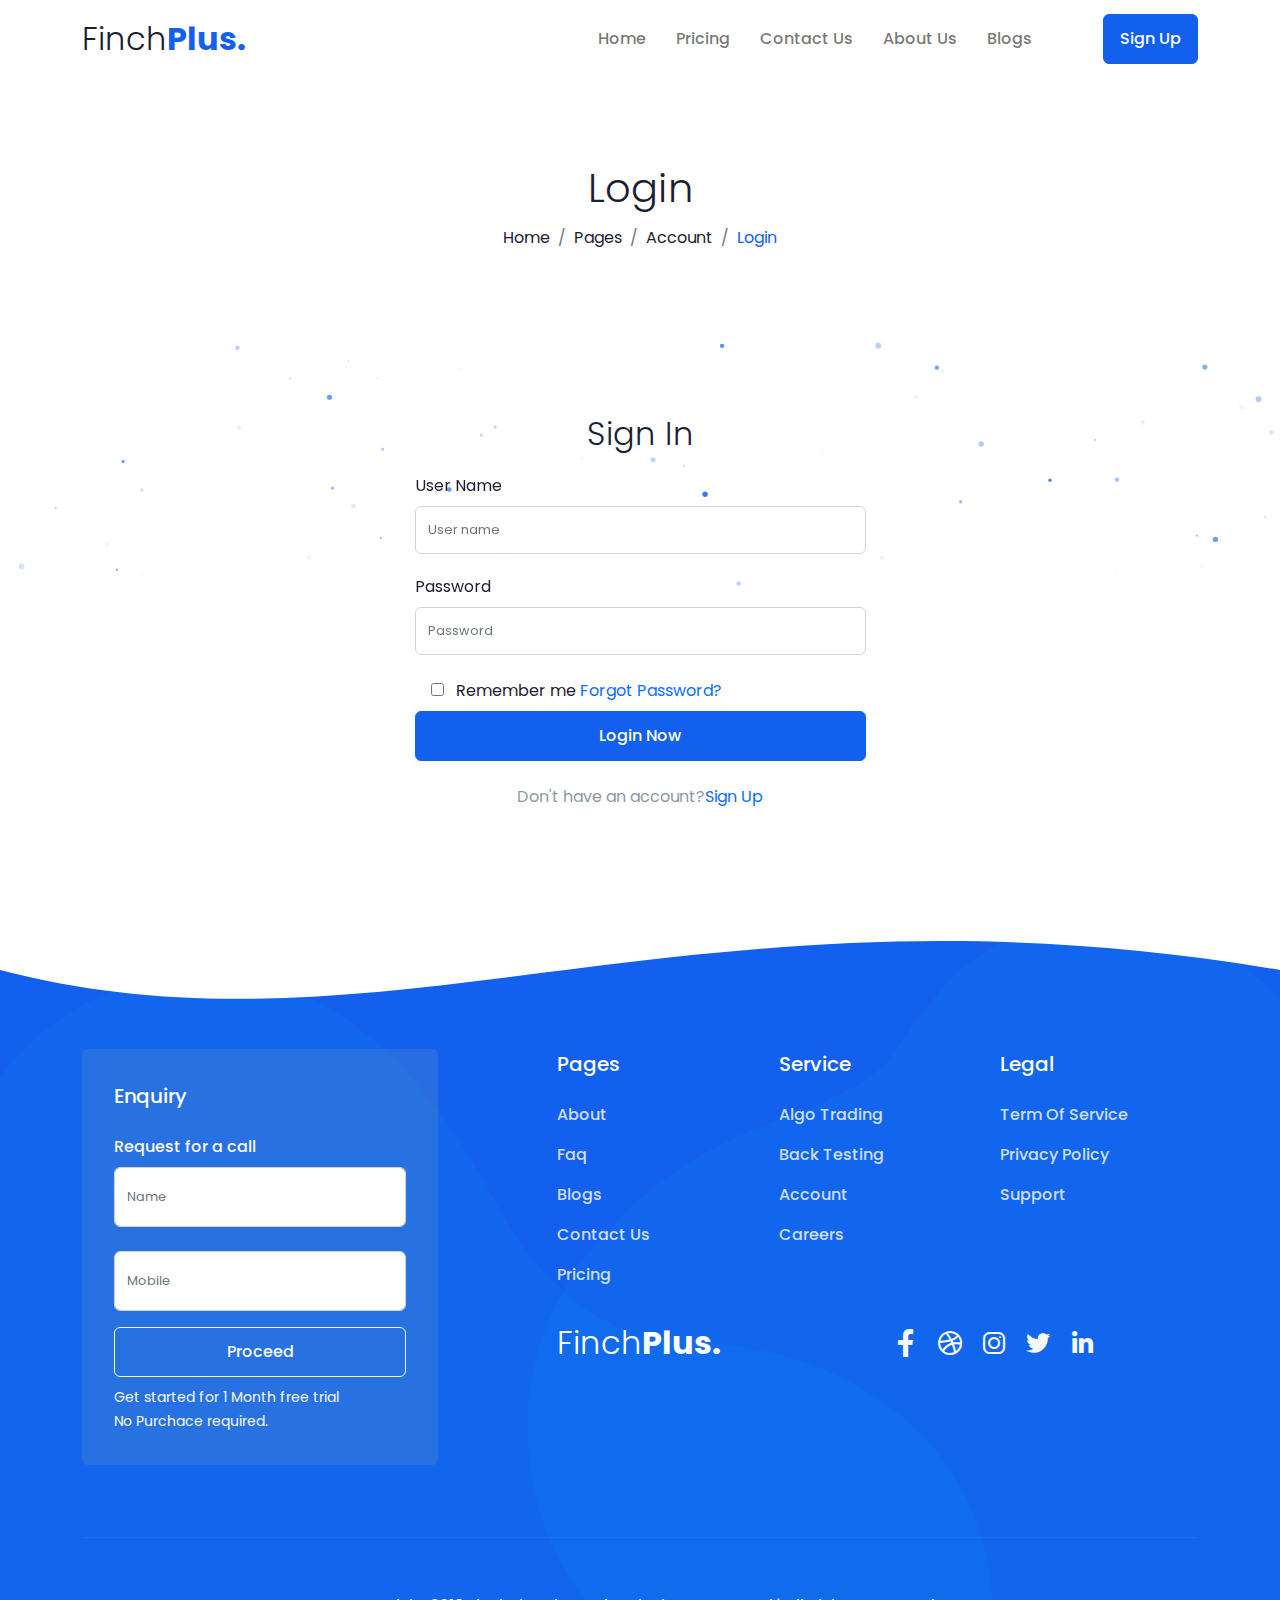
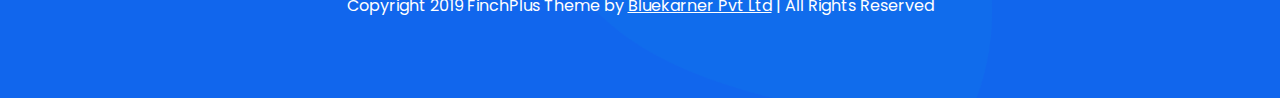
<file: login.html>
<!DOCTYPE html>
<html lang="en">
<head>

<!-- meta tags -->
<meta charset="utf-8">
<meta name="keywords" content="FinchPlus,Algo Trading Application,TradingAutomation,FreeTrading,Algorithmic trading,
Automated trading,
Quantitative trading,
Trading algorithms,
High-frequency trading,
Market data analysis,
Backtesting,
Trading strategies,
Machine learning for trading,
Financial modeling,
Risk management,
Portfolio optimization,
Trading software,
Technical analysis,
Financial markets." />
<meta name="description" content="FinchPlus,Algo Trading Application "/>
<meta name="author" content="www.themeht.com" />
<meta name="viewport" content="width=device-width, initial-scale=1">

<!-- Title -->
<title>FinchPlus - Create your own strategy to trade</title>

<!-- Favicon Icon -->
<link rel="shortcut icon" href="assets/images/finchlogo.png" />

<!-- inject css start -->

<!--== bootstrap -->
<link href="assets/css/bootstrap.min.css" rel="stylesheet" type="text/css" />

<!--== animate -->
<link href="assets/css/animate.css" rel="stylesheet" type="text/css" />

<!--== line-awesome -->
<link href="assets/css/line-awesome.min.css" rel="stylesheet" type="text/css" />

<!--== themify-icons -->
<link href="assets/css/themify-icons.css" rel="stylesheet" type="text/css" />

<!--== magnific-popup -->
<link href="assets/css/magnific-popup.css" rel="stylesheet" type="text/css" />

<!--== owl.carousel -->
<link href="assets/css/owl.carousel.css" rel="stylesheet" type="text/css" />

<!--== lightslider -->
<link href="assets/css/lightslider.min.css" rel="stylesheet" type="text/css" />

<!--== spacing -->
<link href="assets/css/spacing.css" rel="stylesheet" type="text/css" />

<!--== theme.min -->
<link href="assets/css/theme.min.css" rel="stylesheet" />

<!-- inject css end -->

</head>

<body>

<!-- page wrapper start -->

<div class="page-wrapper">
  
<!-- preloader start -->

<div id="ht-preloader">
  <div class="loader clear-loader">
    <span></span>
    <p>FinchPlus</p>
  </div>
</div>

<!-- preloader end -->


<!--header start-->

<header class="site-header">
  <div id="header-wrap">
    <div class="container">
      <div class="row">
        <!--menu start-->
        <div class="col"> 
          <nav class="navbar navbar-expand-lg navbar-light">
            <a class="navbar-brand logo text-dark h2 mb-0" href="index.html">
              Finch<span class="text-primary fw-bold">Plus.</span>
            </a>
            <button class="navbar-toggler" type="button" data-bs-toggle="collapse" data-bs-target="#navbarNav" aria-expanded="false" aria-label="Toggle navigation"> <span class="navbar-toggler-icon"></span>
            </button>
            <div class="collapse navbar-collapse" id="navbarNav">
               <ul class="navbar-nav ms-auto">
                <li class="nav-item dropdown"> <a class="nav-link " href="index.html">Home</a> 
 
                </li>
				<li class="nav-item dropdown"> <a class="nav-link"   href="pricing.html">Pricing</a>
                        </li>
						<li class="nav-item dropdown"> <a class="nav-link"   href="contact-us.html">Contact Us</a>
                        </li>
						<li class="nav-item dropdown"> <a class="nav-link"   href="about-us-1.html">About Us</a>
                        </li>
           <li class="nav-item dropdown"> <a class="nav-link"   href="blog-card.html">Blogs</a>
                        </li>
            </div>
            <a class="btn btn-primary ms-8 d-none d-md-block" href="signup.html">Sign Up</a>
          </nav>  
        </div>
        <!--menu end-->
      </div>
    </div>
  </div>
</header>

<!--header end-->



<body>
  <div><section class="position-relative"><div class="container">
	<div id="particles-js"><canvas class="tsparticles-canvas-el" width="794" height="252" style="width: 100%; height: 100%;">
	</canvas></div><div class="row  text-center"><div class="col"><h1>Login</h1><nav aria-label="breadcrumb">
	<ol class="breadcrumb justify-content-center bg-transparent p-0 m-0"><li class="breadcrumb-item"><a class="text-dark" href="/">Home</a>
	</li><li class="breadcrumb-item">Pages</li><li class="breadcrumb-item">Account</li><li class="breadcrumb-item active text-primary" 
	aria-current="page">Login</li></ol></nav></div></div></div></section><div class="page-content"><section><div class="container">
	<div class="justify-content-center row"><div class="col-5 col"><div><h2 class="text-center mb-3">Sign In</h2><form id="contact-form" 
	method="post" action="php/contact.php"><div class="messages"></div><div class="form-group"><label>User Name</label>
	<input id="form_name" type="text" name="name" class="form-control" placeholder="User name" required="" data-error="Username is required.">
	<div class="help-block with-errors"></div></div><div class="form-group"><label>Password</label>
	<input id="form_password" type="password" name="password" class="form-control" placeholder="Password" required="" data-error="password is required.">
	<div class="help-block with-errors"></div></div>
	<div class="form-group mt-4 mb-5"><div class="remember-checkbox d-flex align-items-center justify-content-between">
	<!-- <div class="checkbox"><input type="checkbox" id="check2" name="check2"><label for="check2">Remember me</label></div> -->
	<div class="custom-control custom-checkbox ms-3">
	<input type="checkbox" class="custom-control-input" id="customCheck1">
	<label class="custom-control-label ms-2" for="customCheck1">Remember me</label>
	<a href="/forgot-password"style= "align-items-center text-center justify-content-center ms-3">Forgot Password?</a></div></div>  <a class="btn btn-primary btn-block" href="/sign-in">Login Now</a></form>
	<div class="d-flex align-items-center text-center justify-content-center mt-4"><span class="text-muted mr-1">Don't have an account?</span></span>
	<a href="signup.html">Sign Up</a></div></div></div></div></div></section></div></div>
	
    
	
	

</body>


<!--footer start-->

<footer class="py-11 bg-primary position-relative" data-bg-img="assets/images/bg/03.png">
  <div class="shape-1" style="height: 150px; overflow: hidden;">
    <svg viewBox="0 0 500 150" preserveAspectRatio="none" style="height: 100%; width: 100%;">
      <path d="M0.00,49.98 C150.00,150.00 271.49,-50.00 500.00,49.98 L500.00,0.00 L0.00,0.00 Z" style="stroke: none; fill: #fff;"></path>
    </svg>
  </div>
  <div class="container mt-7">
    <div class="row">
      <div class="col-12 col-lg-5 col-xl-4 me-auto mb-6 mb-lg-0">
        <div class="subscribe-form bg-warning-soft p-5 rounded">
          <h5 class="mb-4 text-white">Enquiry</h5>
          <h6 class="text-light">Request for a call</h6>
          <form id="mc-form" class="group">
            <input type="text" value="" name="NAME" class="email form-control" id="mc-email" placeholder="Name" required="" style="height: 60px";><br/> 
            <input type="INTEGER" value="" name="MOBILE" class="email form-control" id="mc-email" placeholder="Mobile" required="" style="height: 60px;">
            <input class="btn btn-outline-light btn-block mt-3 mb-2" type="submit" name="Proceed" value="Proceed">
          </form> <small class="text-light">Get started for 1 Month free trial </br>No Purchace required.</small>
        </div>
      </div>
      <div class="col-12 col-lg-6 col-xl-7">
        <div class="row">
          <div class="col-12 col-sm-4 navbar-dark">
            <h5 class="mb-4 text-white">Pages</h5>
            <ul class="navbar-nav list-unstyled mb-0">
              <li class="mb-3 nav-item"><a class="nav-link" href="about-us-1.html">About</a>
              </li>
              <li class="mb-3 nav-item"><a class="nav-link" href="faq.html">Faq</a>
              </li>
              <li class="nav-item"><a class="nav-link" href="blog-card.html">Blogs</a>
              </li>
              <li class="nav-item mt-3"><a class="nav-link" href="contact-us.html">Contact Us</a>
              </li>
			  <li class="nav-item mt-3"><a class="nav-link" href="pricing.html">Pricing</a>
              </li>
            </ul>
          </div>
          <div class="col-12 col-sm-4 mt-6 mt-sm-0 navbar-dark">
            <h5 class="mb-4 text-white">Service</h5>
            <ul class="navbar-nav list-unstyled mb-0">
              <li class="mb-3 nav-item"><a class="nav-link" href="#">Algo Trading</a>
              </li>
              <li class="mb-3 nav-item"><a class="nav-link" href="#">Back Testing</a>
              </li>
              <li class="mb-3 nav-item"><a class="nav-link" href="login.html">Account</a>
              </li>
              <li class="nav-item"><a class="nav-link" href="career.html">Careers</a>
              </li>
            </ul>
          </div>
          <div class="col-12 col-sm-4 mt-6 mt-sm-0 navbar-dark">
            <h5 class="mb-4 text-white">Legal</h5>
            <ul class="navbar-nav list-unstyled mb-0">
              <li class="mb-3 nav-item"><a class="nav-link" href="terms-and-conditions.html">Term Of Service</a>
              </li>
              <li class="mb-3 nav-item"><a class="nav-link" href="privacy-policy.html">Privacy Policy</a>
              </li>
              <li class="nav-item"><a class="nav-link" href="#">Support</a>
              </li>
            </ul>
          </div>
        </div>
        <div class="row mt-5">
          <div class="col-12 col-sm-6">
            <a class="footer-logo text-white h2 mb-0" href="index.html">
              Finch<span class="fw-bold">Plus.</span>
            </a>
          </div>
          <div class="col-12 col-sm-6 mt-6 mt-sm-0">
            <ul class="list-inline mb-0">
              <li class="list-inline-item"><a class="text-light ic-2x" href="#"><i class="la la-facebook"></i></a>
              </li>
              <li class="list-inline-item"><a class="text-light ic-2x" href="#"><i class="la la-dribbble"></i></a>
              </li>
              <li class="list-inline-item"><a class="text-light ic-2x" href="#"><i class="la la-instagram"></i></a>
              </li>
              <li class="list-inline-item"><a class="text-light ic-2x" href="#"><i class="la la-twitter"></i></a>
              </li>
              <li class="list-inline-item"><a class="text-light ic-2x" href="#"><i class="la la-linkedin"></i></a>
              </li>
            </ul>
          </div>
        </div>
      </div>
    </div>
    <div class="row text-white text-center mt-8">
      <div class="col">
        <hr class="mb-8">Copyright 2019 FinchPlus Theme by <u><a class="text-white" href="www.bluekarner.in">Bluekarner Pvt Ltd</a></u> | All Rights Reserved</div>
    </div>
  </div>
</footer>

<!--footer end-->

</div>

<!-- page wrapper end -->
 
<!--back-to-top start-->

<div class="scroll-top"><a class="smoothscroll" href="#top"><i class="las la-angle-up"></i></a></div>

<!--back-to-top end-->

<!-- inject js start -->

<script src="assets/js/theme-plugin.js"></script>
<script src="assets/js/theme-script.js"></script>

<!-- inject js end -->

</body>

</html>
</file>
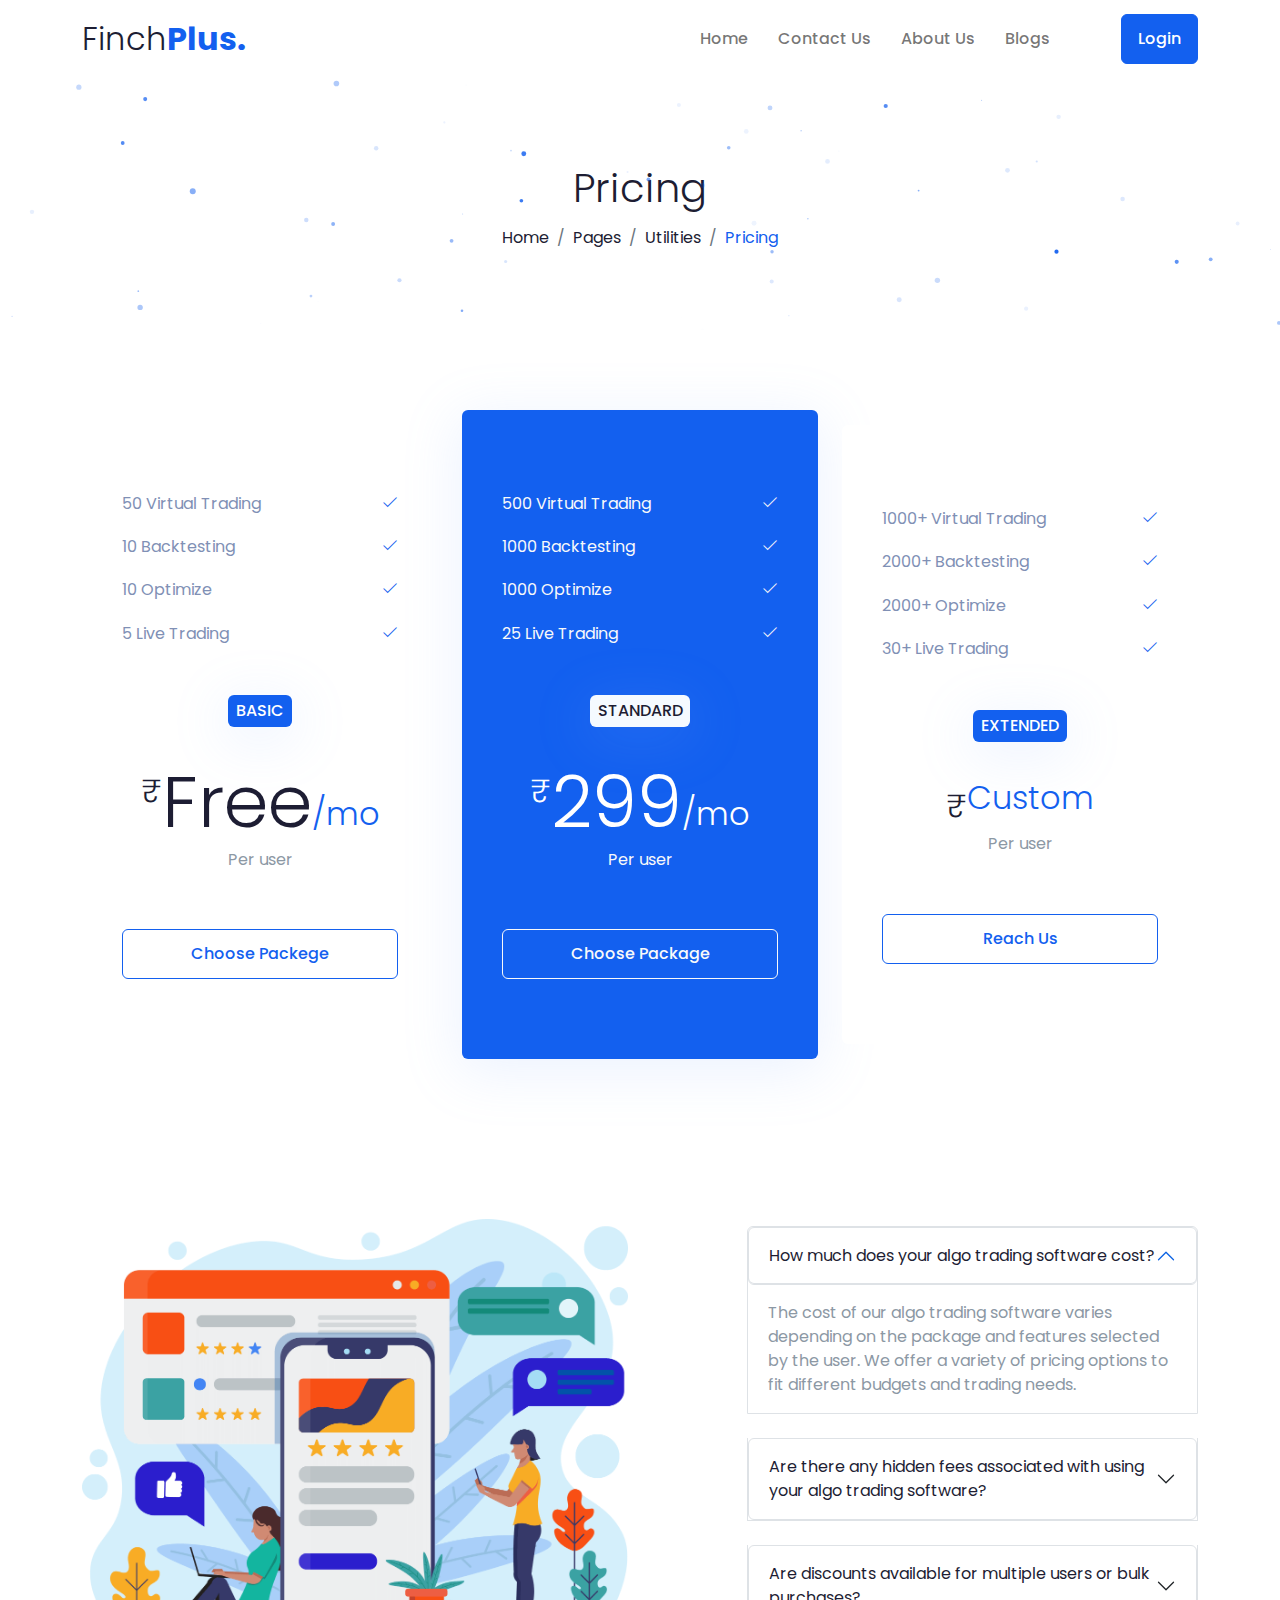
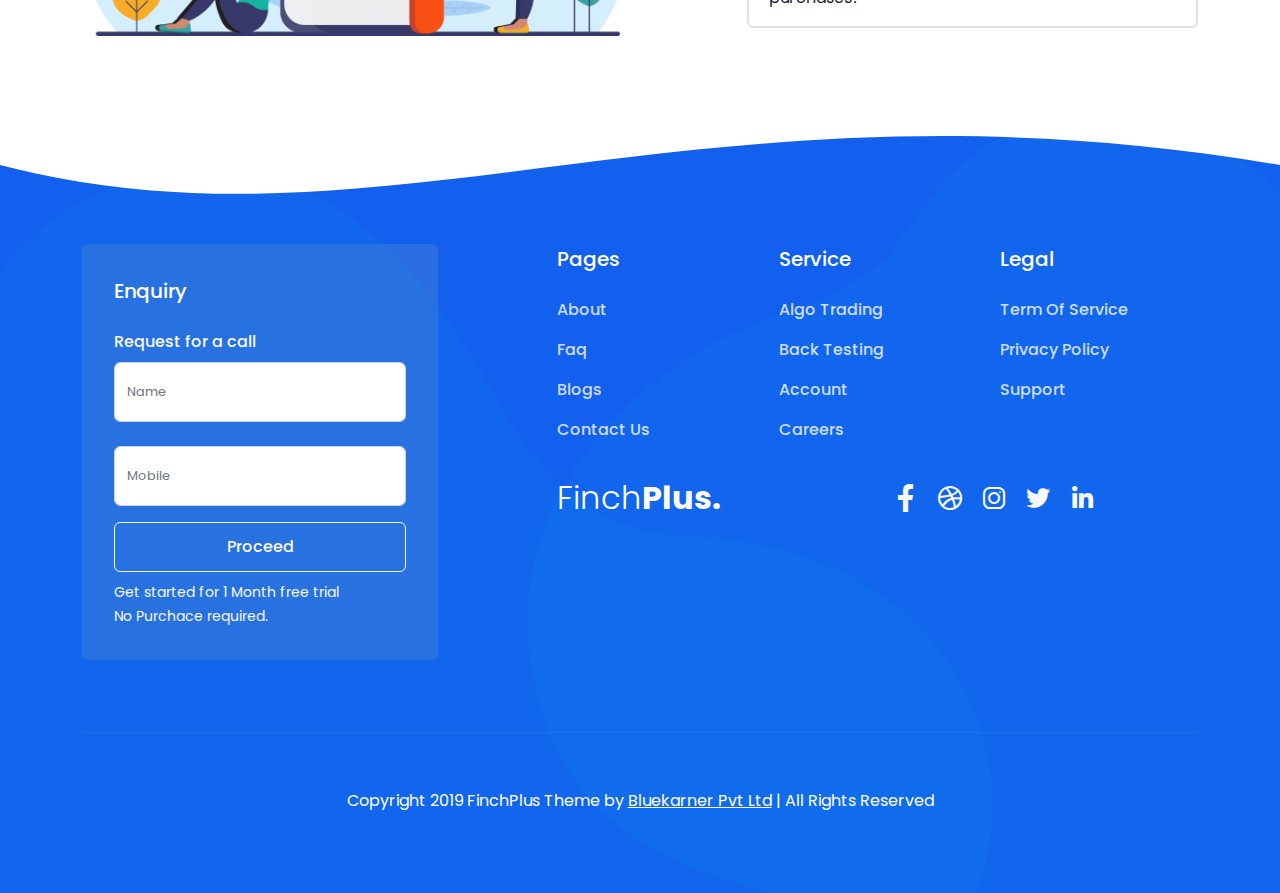
<file: pricing.html>
<!DOCTYPE html>
<html lang="en">
<head>

<!-- meta tags -->
<meta charset="utf-8">
<meta name="keywords" content="FinchPlus,Algo Trading Application,TradingAutomation,FreeTrading,Algorithmic trading,
Automated trading,
Quantitative trading,
Trading algorithms,
High-frequency trading,
Market data analysis,
Backtesting,
Trading strategies,
Machine learning for trading,
Financial modeling,
Risk management,
Portfolio optimization,
Trading software,
Technical analysis,
Financial markets." />
<meta name="description" content="FinchPlus,Algo Trading Application "/>
<meta name="author" content="www.themeht.com" />
<meta name="viewport" content="width=device-width, initial-scale=1">

<!-- Title -->
<title>FinchPlus - Create your own strategy to trade</title>

<!-- Favicon Icon -->
<link rel="shortcut icon" href="assets/images/finchlogo.png" />

<!-- inject css start -->

<!--== bootstrap -->
<link href="assets/css/bootstrap.min.css" rel="stylesheet" type="text/css" />

<!--== animate -->
<link href="assets/css/animate.css" rel="stylesheet" type="text/css" />

<!--== line-awesome -->
<link href="assets/css/line-awesome.min.css" rel="stylesheet" type="text/css" />

<!--== themify-icons -->
<link href="assets/css/themify-icons.css" rel="stylesheet" type="text/css" />

<!--== magnific-popup -->
<link href="assets/css/magnific-popup.css" rel="stylesheet" type="text/css" />

<!--== owl.carousel -->
<link href="assets/css/owl.carousel.css" rel="stylesheet" type="text/css" />

<!--== lightslider -->
<link href="assets/css/lightslider.min.css" rel="stylesheet" type="text/css" />

<!--== spacing -->
<link href="assets/css/spacing.css" rel="stylesheet" type="text/css" />

<!--== theme.min -->
<link href="assets/css/theme.min.css" rel="stylesheet" />

<!-- inject css end -->

</head>

<body>

<!-- page wrapper start -->

<div class="page-wrapper">
  
<!-- preloader start -->

<div id="ht-preloader">
  <div class="loader clear-loader">
    <span></span>
    <p>FinchPlus</p>
  </div>
</div>

<!-- preloader end -->


<!--header start-->

<header class="site-header">
  <div id="header-wrap">
    <div class="container">
      <div class="row">
        <!--menu start-->
        <div class="col"> 
          <nav class="navbar navbar-expand-lg navbar-light">
            <a class="navbar-brand logo text-dark h2 mb-0" href="index.html">
              Finch<span class="text-primary fw-bold">Plus.</span>
            </a>
            <button class="navbar-toggler" type="button" data-bs-toggle="collapse" data-bs-target="#navbarNav" aria-expanded="false" aria-label="Toggle navigation"> <span class="navbar-toggler-icon"></span>
            </button>
            <div class="collapse navbar-collapse" id="navbarNav">
               <ul class="navbar-nav ms-auto">
                <li class="nav-item dropdown"> <a class="nav-link " href="index.html">Home</a> 
                </li>
						<li class="nav-item dropdown"> <a class="nav-link"   href="contact-us.html">Contact Us</a>
                        </li>
						<li class="nav-item dropdown"> <a class="nav-link"   href="about-us-1.html">About Us</a>
                        </li>
           <li class="nav-item dropdown"> <a class="nav-link"   href="blog-card.html">Blogs</a>
                        </li>
               </div>
            <a class="btn btn-primary ms-8 d-none d-md-block" href="login.html">Login</a>
          </nav>  
        </div>
        <!--menu end-->
      </div>
    </div>
  </div>
</header>

<!--header end-->


<!--hero section start-->

<section class="position-relative">
  <div id="particles-js"></div>
  <div class="container">
    <div class="row  text-center">
      <div class="col">
        <h1>Pricing</h1>
        <nav aria-label="breadcrumb">
          <ol class="breadcrumb justify-content-center bg-transparent p-0 m-0">
            <li class="breadcrumb-item"><a class="text-dark" href="#">Home</a>
            </li>
            <li class="breadcrumb-item">Pages</li>
            <li class="breadcrumb-item">Utilities</li>
            <li class="breadcrumb-item active text-primary" aria-current="page">Pricing</li>
          </ol>
        </nav>
      </div>
    </div>
    <!-- / .row -->
  </div>
  <!-- / .container -->
</section>

<!--hero section end--> 


<!--body content start-->

<div class="page-content">

<!--pricing start-->

<section>
  <div class="container">
    <!-- / .row -->
    <div class="row align-items-center">
      <div class="col-12 col-lg-4 mb-8 mb-lg-0">
        <!-- Card -->
        <div class="card border-0 hover-translate">
          <!-- Body -->
          <div class="card-body py-11 px-6">
            <!-- Features -->
            <div class="d-flex align-items-start justify-content-between">
              <!-- Text -->
              <p>50 Virtual Trading</p>
              <!-- Check -->
              <div class="ms-4"> <i class="la la-check text-primary fw-bold"></i>
              </div>
            </div>
            <div class="d-flex align-items-start justify-content-between">
              <!-- Text -->
              <p>10 Backtesting</p>
              <!-- Check -->
              <div class="ms-4"> <i class="la la-check text-primary fw-bold"></i>
              </div>
            </div>
            <div class="d-flex align-items-start justify-content-between">
              <!-- Text -->
              <p>10 Optimize</p>
              <!-- Check -->
              <div class="ms-4"> <i class="la la-check text-primary fw-bold"></i>
              </div>
            </div>
            <div class="d-flex align-items-start justify-content-between">
              <!-- Text -->
              <p>5 Live Trading</p>
              <!-- Check -->
              <div class="ms-4"> <i class="la la-check text-primary fw-bold"></i>
              </div>
            </div>
            <!-- Badge -->
            <div class="text-center my-5"> <span class="badge shadow bg-primary">
                        <span class="h6 text-uppercase">Basic</span>
              </span>
            </div>
            <!-- Price -->
            <div class="d-flex justify-content-center"> <span class="h2 mb-0 mt-2">₹</span>
              <span class="price display-2">Free</span>
              <span class="h2 align-self-end text-primary">/mo</span>
            </div>
            <!-- Text -->
            <p class="text-center text-muted mb-6 mb-md-8">Per user</p>
            <!-- Button --> <a href="#" class="btn btn-block btn-outline-primary mt-5">
                Choose Packege
              </a>
          </div>
        </div>
      </div>
      <div class="col-12 col-lg-4 mb-8 mb-lg-0">
        <!-- Card -->
        <div class="card bg-primary shadow border-0">
          <!-- Body -->
          <div class="card-body py-11 px-6">
            <!-- Features -->
            <div class="d-flex align-items-start justify-content-between">
              <!-- Text -->
              <p class="text-light">500 Virtual Trading</p>
              <!-- Check -->
              <div class="ms-4"> <i class="la la-check text-light fw-bold"></i>
              </div>
            </div>
            <div class="d-flex align-items-start justify-content-between">
              <!-- Text -->
              <p class="text-light">1000 Backtesting</p>
              <!-- Check -->
              <div class="ms-4"> <i class="la la-check text-light fw-bold"></i>
              </div>
            </div>
            <div class="d-flex align-items-start justify-content-between">
              <!-- Text -->
              <p class="text-light">1000 Optimize</p>
              <!-- Check -->
              <div class="ms-4"> <i class="la la-check text-light fw-bold"></i>
              </div>
            </div>
            <div class="d-flex align-items-start justify-content-between">
              <!-- Text -->
              <p class="text-light">25 Live Trading</p>
              <!-- Check -->
              <div class="ms-4"> <i class="la la-check text-light fw-bold"></i>
              </div>
            </div>
            <!-- Badge -->
            <div class="text-center my-5"> <span class="badge shadow bg-light text-dark">
                        <span class="h6 text-uppercase">Standard</span>
              </span>
            </div>
            <!-- Price -->
            <div class="d-flex justify-content-center text-white"> <span class="h2 mb-0 mt-2">₹</span>
              <span class="price display-2">299</span>
              <span class="h2 align-self-end">/mo</span>
            </div>
            <!-- Text -->
            <p class="text-center text-light mb-6 mb-md-8">Per user</p>
            <!-- Button --> <a href="#" class="btn btn-block btn-outline-light mt-5">
                Choose Package
              </a>
          </div>
        </div>
      </div>
      <div class="col-12 col-lg-4">
        <!-- Card -->
        <div class="card border-0 hover-translate">
          <!-- Body -->
          <div class="card-body py-11 px-6">
            <!-- Features -->
            <div class="d-flex align-items-start justify-content-between">
              <!-- Text -->
              <p>1000+ Virtual Trading</p>
              <!-- Check -->
              <div class="ms-4"> <i class="la la-check text-primary fw-bold"></i>
              </div>
            </div>
            <div class="d-flex align-items-start justify-content-between">
              <!-- Text -->
              <p>2000+ Backtesting</p>
              <!-- Check -->
              <div class="ms-4"> <i class="la la-check text-primary fw-bold"></i>
              </div>
            </div>
            <div class="d-flex align-items-start justify-content-between">
              <!-- Text -->
              <p>2000+ Optimize</p>
              <!-- Check -->
              <div class="ms-4"> <i class="la la-check text-primary fw-bold"></i>
              </div>
            </div>
            <div class="d-flex align-items-start justify-content-between">
              <!-- Text -->
              <p>30+ Live Trading</p>
              <!-- Check -->
              <div class="ms-4"> <i class="la la-check text-primary fw-bold"></i>
              </div>
            </div>
            <!-- Badge -->
            <div class="text-center my-5"> <span class="badge shadow bg-primary">
                        <span class="h6 text-uppercase">Extended</span>
              </span>
            </div>
            <!-- Price -->
            <div class="d-flex justify-content-center"> <span class="h2 mb-0 mt-2">₹</span>
              <!-- <span class="price display-2">Custom</span> -->
              <span class="h2 align-self-end text-primary">Custom</span>
            </div>
            <!-- Text -->
            <p class="text-center text-muted mb-6 mb-md-8">Per user</p>
            <!-- Button --> <a href="#" class="btn btn-block btn-outline-primary mt-5">
                Reach Us
              </a>
          </div>
        </div>
      </div>
    </div>
    <!-- / .row -->
  </div>
  <!-- / .container -->
</section>

<!--pricing end-->


<section>
  <div class="container">
    <div class="row align-items-center justify-content-between">
      <div class="col-12 col-lg-6 mb-8 mb-lg-0">
        <!-- <img src="assets/images/about/04.png" alt="Image" class="img-fluid"> -->
		        <img src="assets/images/New folder/download (1).png" alt="Image" class="img-fluid">

      </div>
      <div class="col-12 col-lg-6 col-xl-5">
        <div class="accordion" id="accordion">
          <div class="accordion-item mb-4">
            <h2 class="accordion-header" id="headingOne">
      <button class="accordion-button border mb-0 bg-transparent rounded text-dark" type="button" data-bs-toggle="collapse" data-bs-target="#collapseOne" aria-expanded="true" aria-controls="collapseOne">
        How much does your algo trading software cost?
      </button>
    </h2>
            <div id="collapseOne" class="accordion-collapse border-0 collapse show" aria-labelledby="headingOne" data-bs-parent="#accordion">
              <div class="accordion-body text-muted">The cost of our algo trading software varies depending on the package and features selected by the user. We offer a variety of pricing options to fit different budgets and trading needs.</div>
            </div>
          </div>
          <div class="accordion-item mb-4">
            <h2 class="accordion-header" id="headingTwo">
      <button class="accordion-button border mb-0 bg-transparent rounded text-dark collapsed" type="button" data-bs-toggle="collapse" data-bs-target="#collapseTwo" aria-expanded="false" aria-controls="collapseTwo">
        Are there any hidden fees associated with using your algo trading software?
      </button>
    </h2>
            <div id="collapseTwo" class="accordion-collapse border-0 collapse" aria-labelledby="headingTwo" data-bs-parent="#accordion">
              <div class="accordion-body text-muted">No, there are no hidden fees associated with our algo trading software. The cost of the software includes all necessary features and support. However, there may be additional fees for certain advanced features or data feeds.</div>
            </div>
          </div>
          <div class="accordion-item">
            <h2 class="accordion-header" id="headingThree">
      <button class="accordion-button border mb-0 bg-transparent rounded text-dark collapsed" type="button" data-bs-toggle="collapse" data-bs-target="#collapseThree" aria-expanded="false" aria-controls="collapseThree">
        Are discounts available for multiple users or bulk purchases?
      </button>
    </h2>
            <div id="collapseThree" class="accordion-collapse border-0 collapse" aria-labelledby="headingThree" data-bs-parent="#accordion">
              <div class="accordion-body text-muted"> Yes, we offer discounts for multiple users and bulk purchases of our algo trading software. Please contact our sales team for more information on volume pricing.</div>
            </div>
          </div>
        </div>
      </div>
    </div>
  </div>
</section>

</div>

<!--body content end--> 


<!-- footer start -->

<footer class="py-11 bg-primary position-relative" data-bg-img="assets/images/bg/03.png">
  <div class="shape-1" style="height: 150px; overflow: hidden;">
    <svg viewBox="0 0 500 150" preserveAspectRatio="none" style="height: 100%; width: 100%;">
      <path d="M0.00,49.98 C150.00,150.00 271.49,-50.00 500.00,49.98 L500.00,0.00 L0.00,0.00 Z" style="stroke: none; fill: #fff;"></path>
    </svg>
  </div>
  <div class="container mt-7">
    <div class="row">
      <div class="col-12 col-lg-5 col-xl-4 me-auto mb-6 mb-lg-0">
        <div class="subscribe-form bg-warning-soft p-5 rounded">
          <h5 class="mb-4 text-white">Enquiry</h5>
          <h6 class="text-light">Request for a call</h6>
          <form id="mc-form" class="group">
            <input type="text" value="" name="NAME" class="email form-control" id="mc-email" placeholder="Name" required="" style="height: 60px";><br/> 
            <input type="INTEGER" value="" name="MOBILE" class="email form-control" id="mc-email" placeholder="Mobile" required="" style="height: 60px;">
            <input class="btn btn-outline-light btn-block mt-3 mb-2" type="submit" name="Proceed" value="Proceed">
          </form> <small class="text-light">Get started for 1 Month free trial <br>No Purchace required.</small>
        </div>
      </div>
      <div class="col-12 col-lg-6 col-xl-7">
        <div class="row">
          <div class="col-12 col-sm-4 navbar-dark">
            <h5 class="mb-4 text-white">Pages</h5>
            <ul class="navbar-nav list-unstyled mb-0">
              <li class="mb-3 nav-item"><a class="nav-link" href="about-us-1.html">About</a>
              </li>
              <li class="mb-3 nav-item"><a class="nav-link" href="faq.html">Faq</a>
              </li>
              <li class="mb-3 nav-item"><a class="nav-link" href="blog-card.html">Blogs</a>
              </li>
              <li class="nav-item"><a class="nav-link" href="contact-us.html">Contact Us</a>
              </li>
            </ul>
          </div>
          <div class="col-12 col-sm-4 mt-6 mt-sm-0 navbar-dark">
            <h5 class="mb-4 text-white">Service</h5>
            <ul class="navbar-nav list-unstyled mb-0">
              <li class="mb-3 nav-item"><a class="nav-link" href="#">Algo Trading</a>
              </li>
              <li class="mb-3 nav-item"><a class="nav-link" href="#">Back Testing</a>
              </li>
              <li class="mb-3 nav-item"><a class="nav-link" href="login.html">Account</a>
              </li>
              <li class="nav-item"><a class="nav-link" href="career.html">Careers</a>
              </li>
            </ul>
          </div>
          <div class="col-12 col-sm-4 mt-6 mt-sm-0 navbar-dark">
            <h5 class="mb-4 text-white">Legal</h5>
            <ul class="navbar-nav list-unstyled mb-0">
              <li class="mb-3 nav-item"><a class="nav-link" href="terms-and-conditions.html">Term Of Service</a>
              </li>
              <li class="mb-3 nav-item"><a class="nav-link" href="privacy-policy.html">Privacy Policy</a>
              </li>
              <li class="nav-item"><a class="nav-link" href="#">Support</a>
              </li>
            </ul>
          </div>
        </div>
        <div class="row mt-5">
          <div class="col-12 col-sm-6">
            <a class="footer-logo text-white h2 mb-0" href="index.html">
              Finch<span class="fw-bold">Plus.</span>
            </a>
          </div>
          <div class="col-12 col-sm-6 mt-6 mt-sm-0">
            <ul class="list-inline mb-0">
              <li class="list-inline-item"><a class="text-light ic-2x" href="#"><i class="la la-facebook"></i></a>
              </li>
              <li class="list-inline-item"><a class="text-light ic-2x" href="#"><i class="la la-dribbble"></i></a>
              </li>
              <li class="list-inline-item"><a class="text-light ic-2x" href="#"><i class="la la-instagram"></i></a>
              </li>
              <li class="list-inline-item"><a class="text-light ic-2x" href="#"><i class="la la-twitter"></i></a>
              </li>
              <li class="list-inline-item"><a class="text-light ic-2x" href="#"><i class="la la-linkedin"></i></a>
              </li>
            </ul>
          </div>
        </div>
      </div>
    </div>
    <div class="row text-white text-center mt-8">
      <div class="col">
        <hr class="mb-8">Copyright 2019 FinchPlus Theme by <u><a class="text-white" href="www.bluekarner.in">Bluekarner Pvt Ltd</a></u> | All Rights Reserved</div>
    </div>
  </div>
</footer>

<!--footer end-->

</div>

<!-- page wrapper end -->
 
<!--back-to-top start-->

<div class="scroll-top"><a class="smoothscroll" href="#top"><i class="las la-angle-up"></i></a></div>

<!--back-to-top end-->

<!-- inject js start -->

<script src="assets/js/theme-plugin.js"></script>
<script src="assets/js/theme-script.js"></script>

<!-- inject js end -->

</body>

</html>
</file>
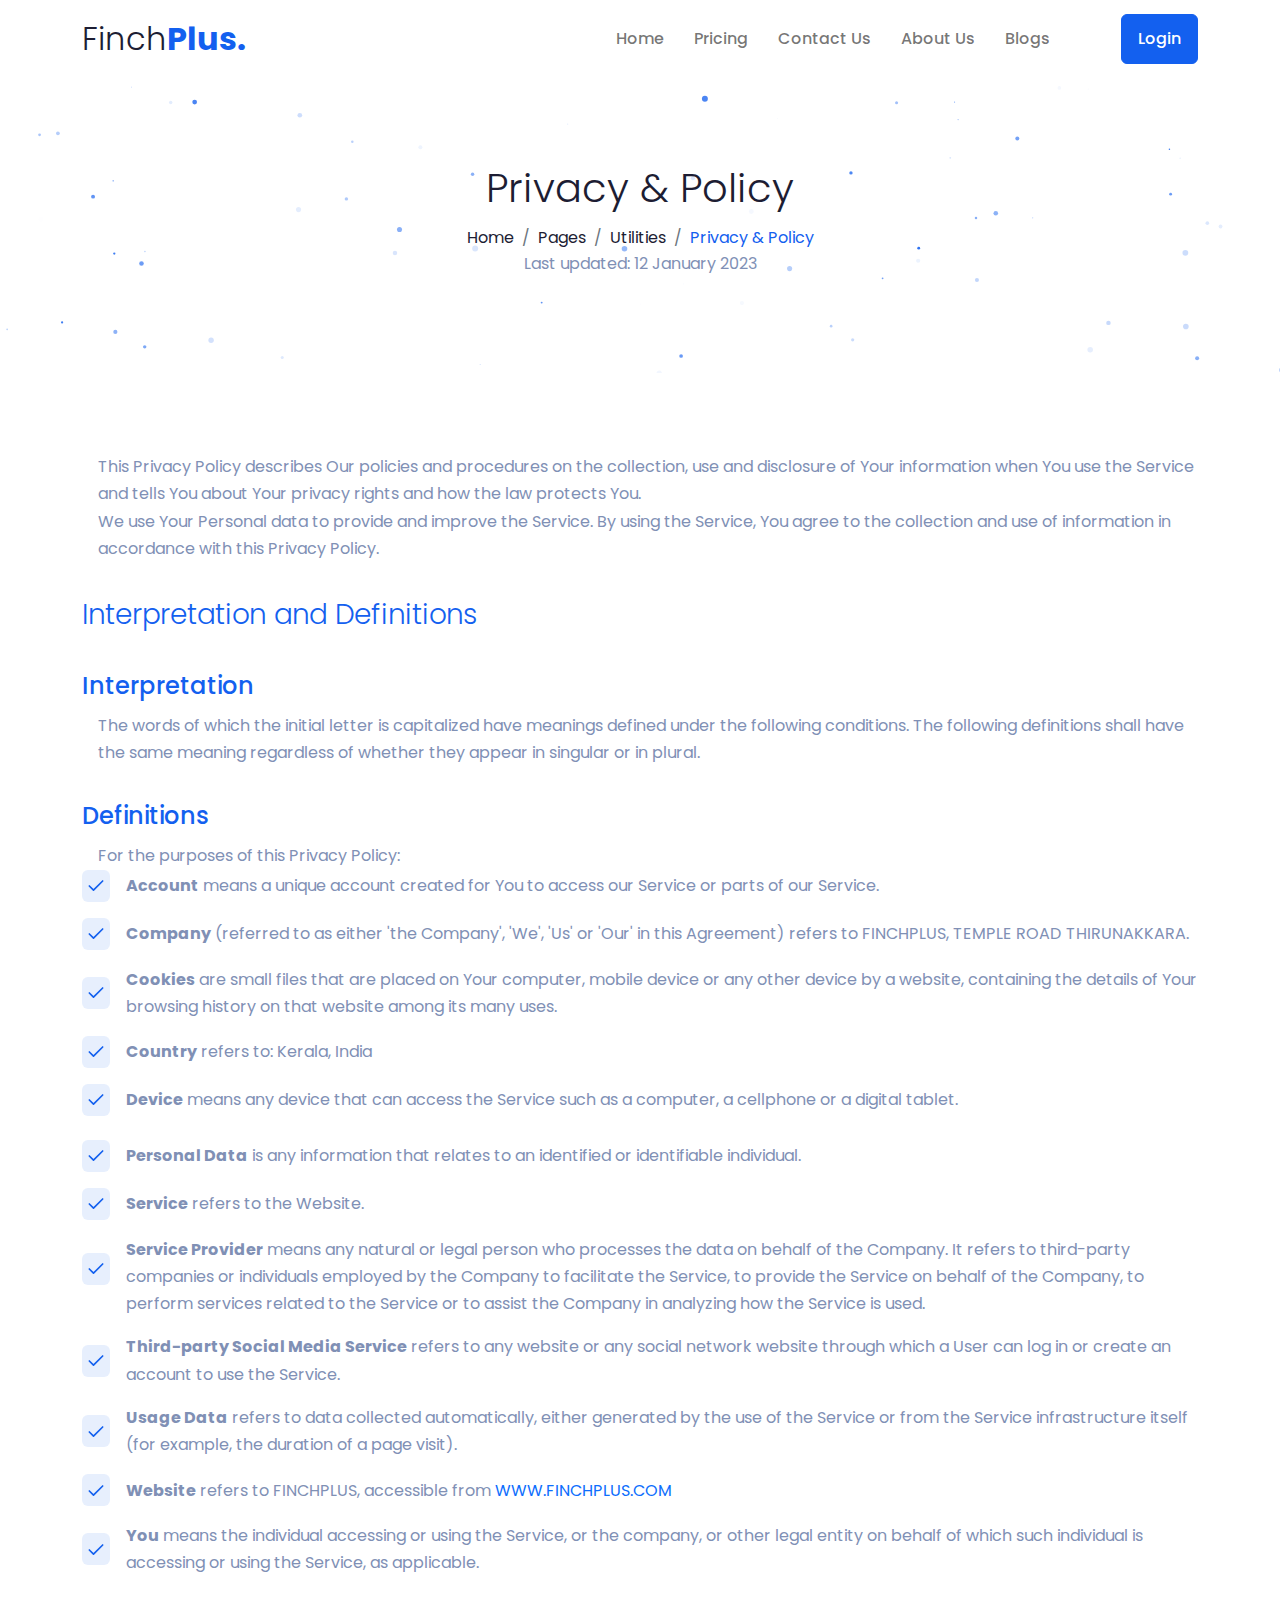
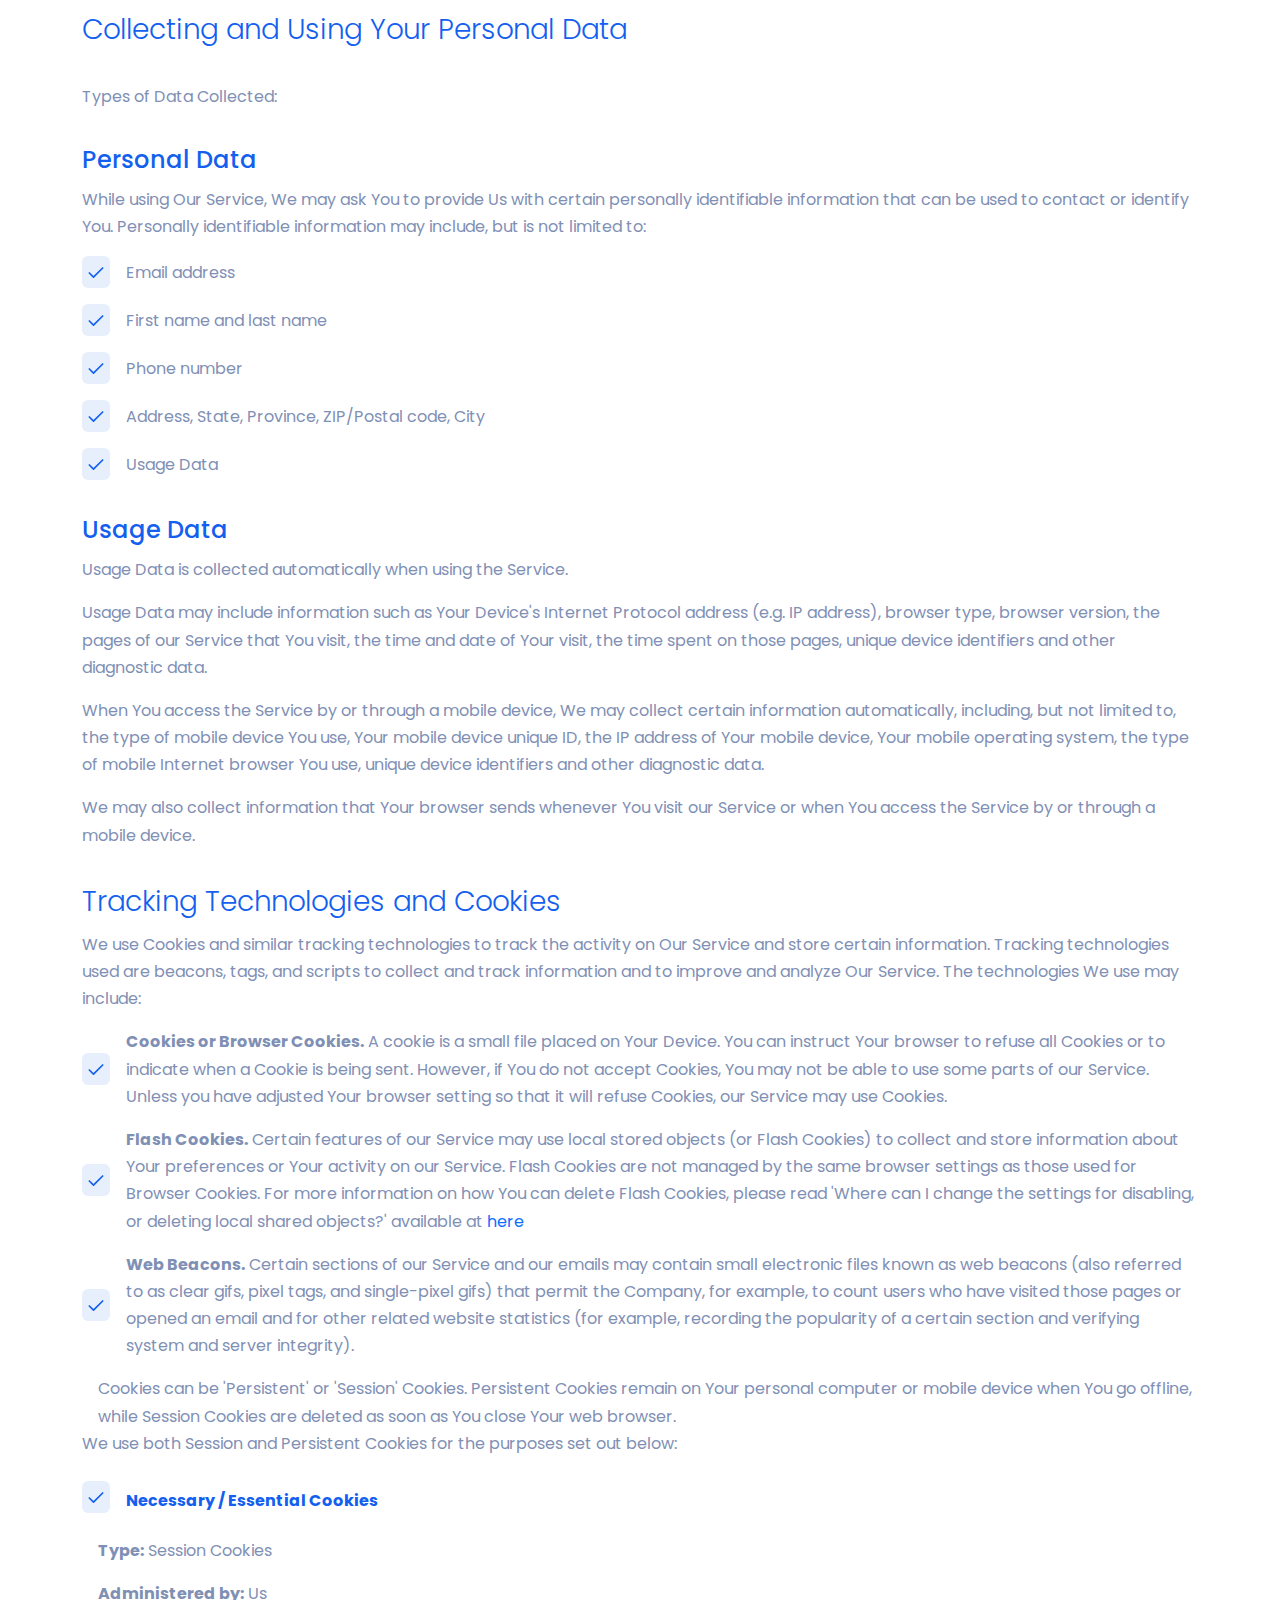
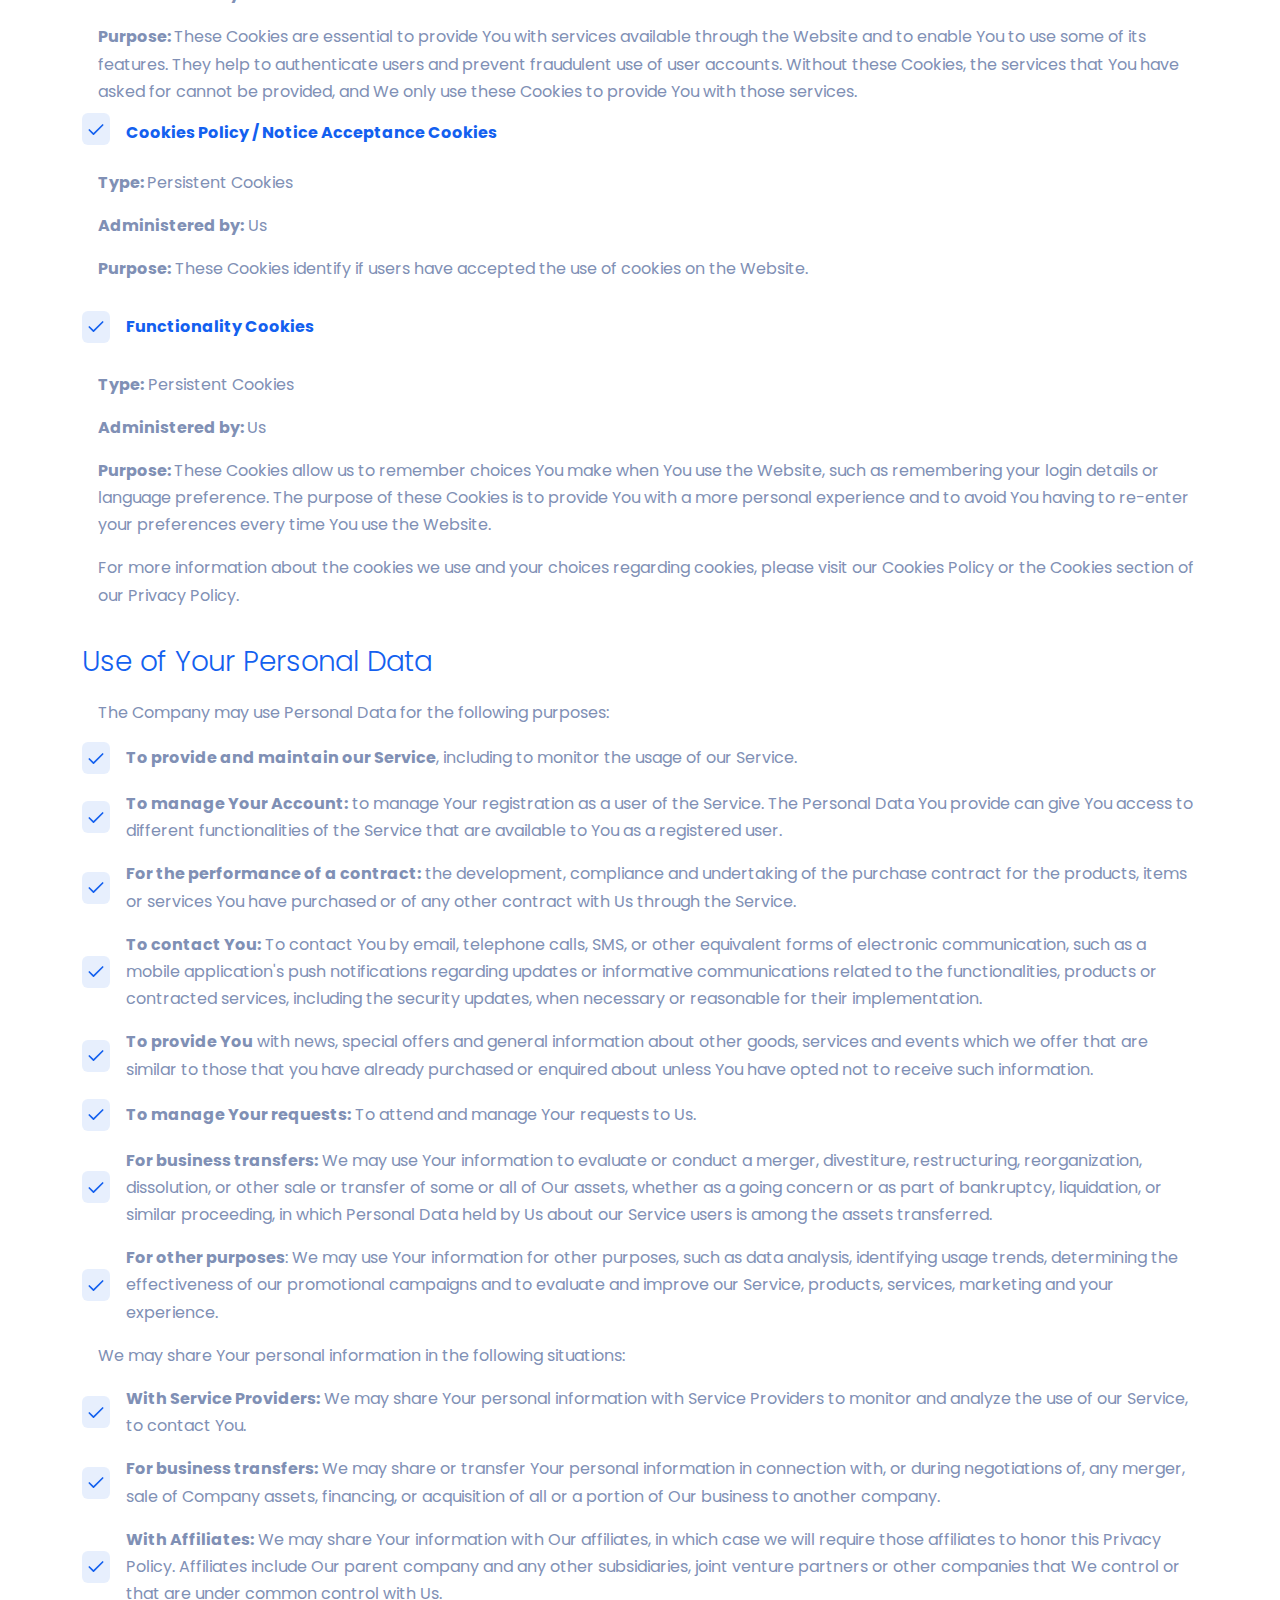
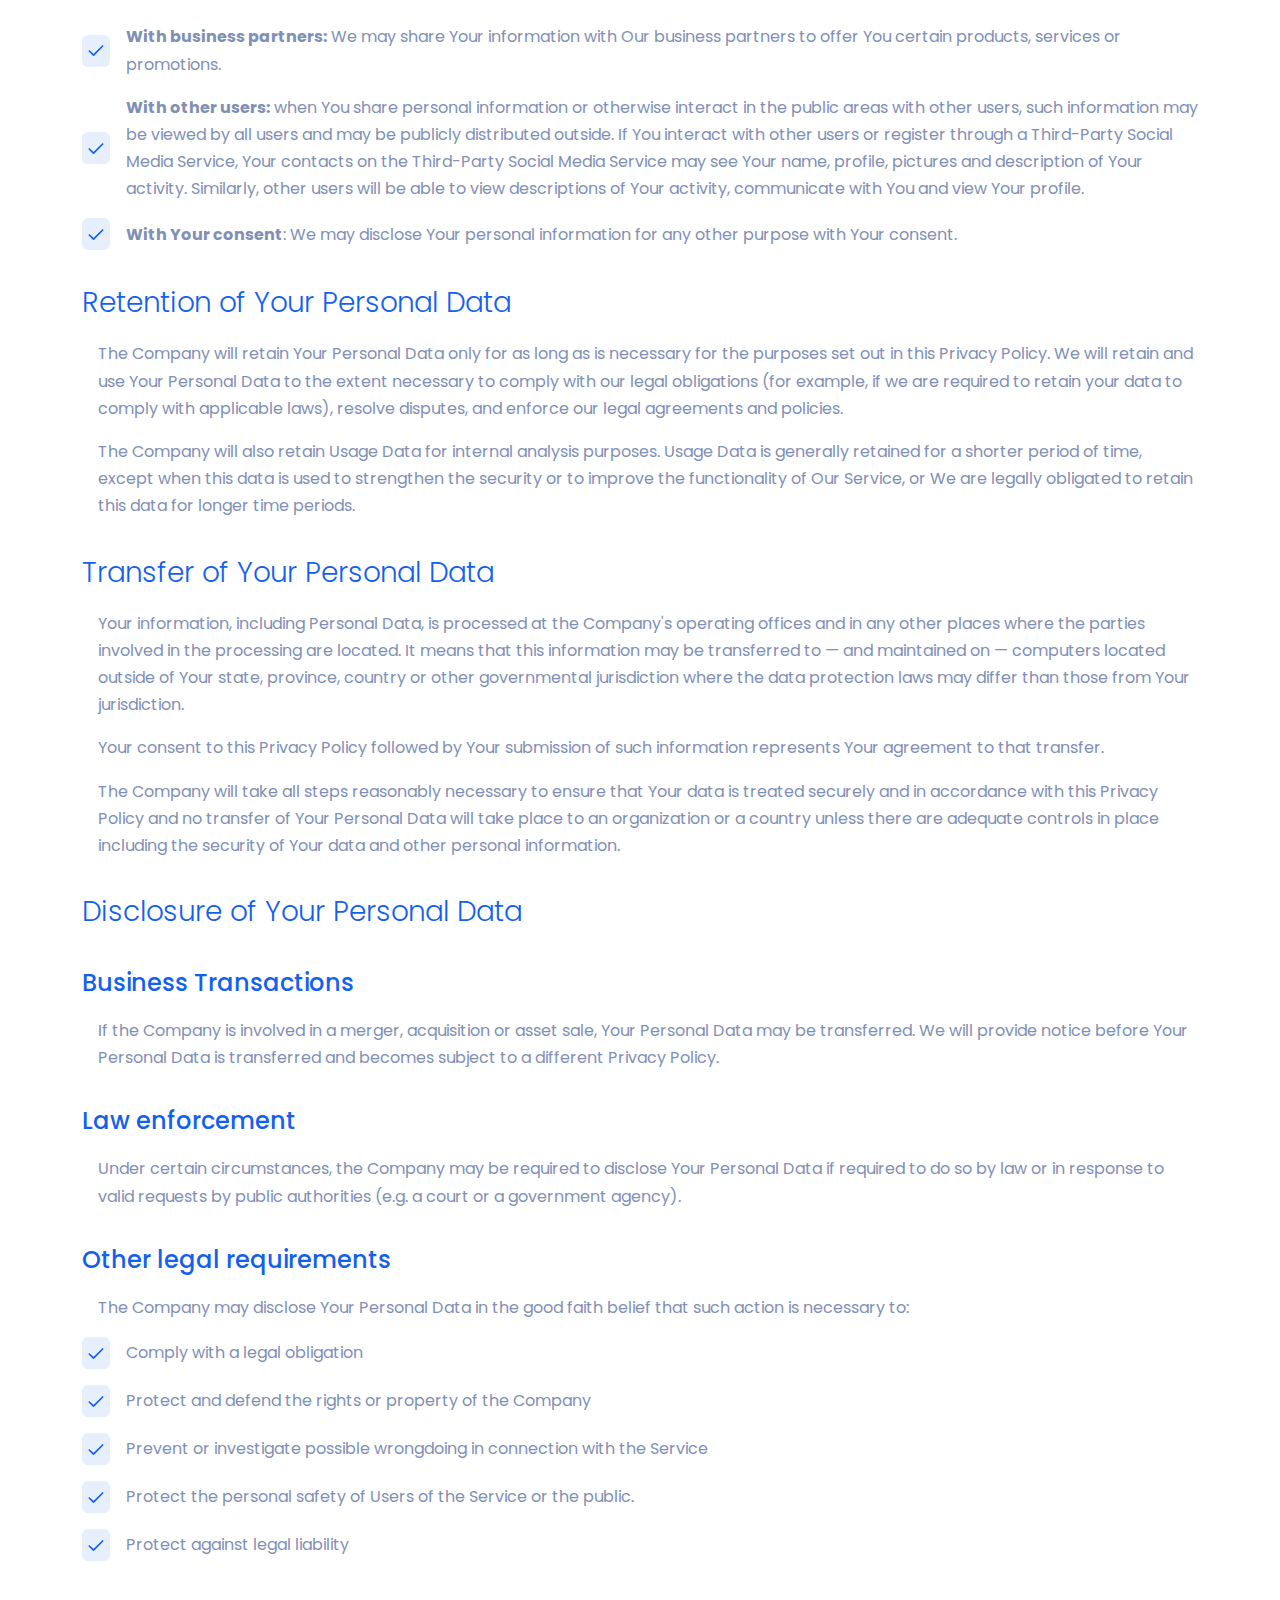
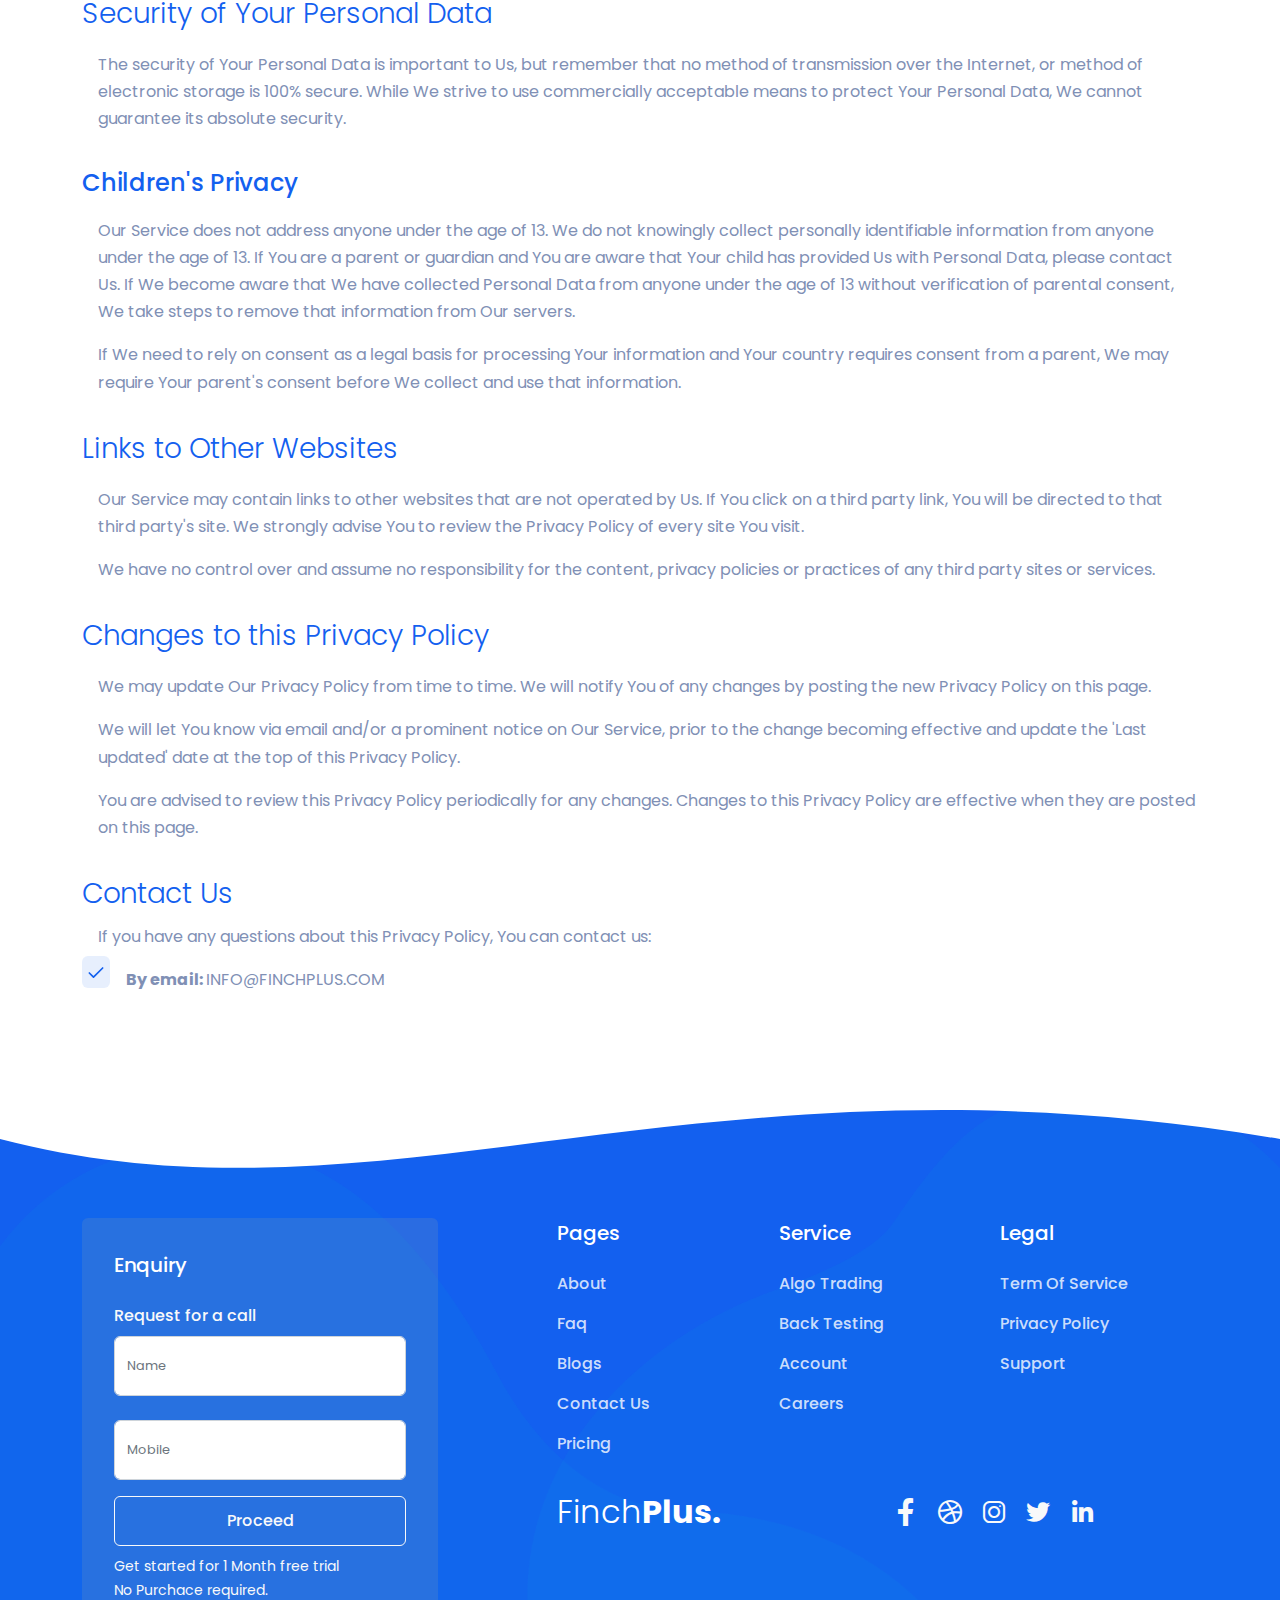
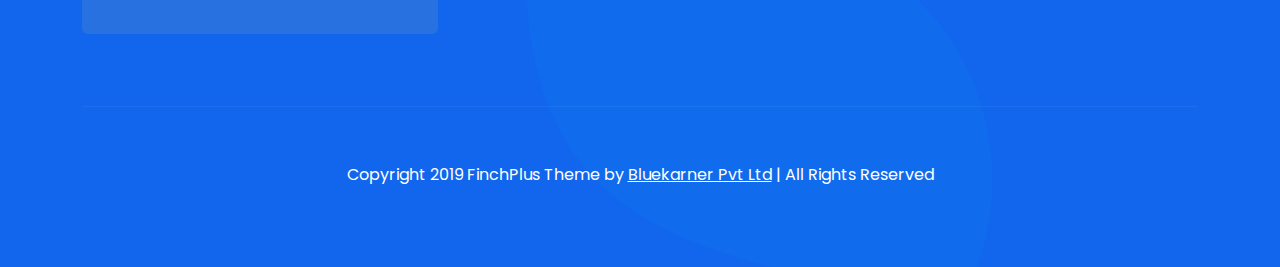
<file: privacy-policy.html>
<!DOCTYPE html>
<html lang="en">
<head>

<!-- meta tags -->
<meta charset="utf-8">
<meta name="keywords" content="FinchPlus,Algo Trading Application,TradingAutomation,FreeTrading,Algorithmic trading,
Automated trading,
Quantitative trading,
Trading algorithms,
High-frequency trading,
Market data analysis,
Backtesting,
Trading strategies,
Machine learning for trading,
Financial modeling,
Risk management,
Portfolio optimization,
Trading software,
Technical analysis,
Financial markets." />
<meta name="description" content="FinchPlus,Algo Trading Application "/>
<meta name="author" content="www.themeht.com" />
<meta name="viewport" content="width=device-width, initial-scale=1">

<!-- Title -->
<title>FinchPlus - Create your own strategy to trade</title>

<!-- Favicon Icon -->
<link rel="shortcut icon" href="assets/images/finchlogo.png" />

<!-- inject css start -->

<!--== bootstrap -->
<link href="assets/css/bootstrap.min.css" rel="stylesheet" type="text/css" />

<!--== animate -->
<link href="assets/css/animate.css" rel="stylesheet" type="text/css" />

<!--== line-awesome -->
<link href="assets/css/line-awesome.min.css" rel="stylesheet" type="text/css" />

<!--== themify-icons -->
<link href="assets/css/themify-icons.css" rel="stylesheet" type="text/css" />

<!--== magnific-popup -->
<link href="assets/css/magnific-popup.css" rel="stylesheet" type="text/css" />

<!--== owl.carousel -->
<link href="assets/css/owl.carousel.css" rel="stylesheet" type="text/css" />

<!--== lightslider -->
<link href="assets/css/lightslider.min.css" rel="stylesheet" type="text/css" />

<!--== spacing -->
<link href="assets/css/spacing.css" rel="stylesheet" type="text/css" />

<!--== theme.min -->
<link href="assets/css/theme.min.css" rel="stylesheet" />

<!-- inject css end -->

</head>

<body>

<!-- page wrapper start -->

<div class="page-wrapper">
  
<!-- preloader start -->

<div id="ht-preloader">
  <div class="loader clear-loader">
    <span></span>
    <p>FinchPlus</p>
  </div>
</div>

<!-- preloader end -->


<!--header start-->

<header class="site-header">
  <div id="header-wrap">
    <div class="container">
      <div class="row">
        <!--menu start-->
        <div class="col"> 
          <nav class="navbar navbar-expand-lg navbar-light">
            <a class="navbar-brand logo text-dark h2 mb-0" href="index.html">
              Finch<span class="text-primary fw-bold">Plus.</span>
            </a>
            <button class="navbar-toggler" type="button" data-bs-toggle="collapse" data-bs-target="#navbarNav" aria-expanded="false" aria-label="Toggle navigation"> <span class="navbar-toggler-icon"></span>
            </button>
            <div class="collapse navbar-collapse" id="navbarNav">
               <ul class="navbar-nav ms-auto">
                <li class="nav-item dropdown"> <a class="nav-link " href="index.html">Home</a> 

                </li>
				<li class="nav-item dropdown"> <a class="nav-link"   href="pricing.html">Pricing</a>
                        </li>
						<li class="nav-item dropdown"> <a class="nav-link"   href="contact-us.html">Contact Us</a>
                        </li>
						<li class="nav-item dropdown"> <a class="nav-link"   href="about-us-1.html">About Us</a>
                        </li>
           <li class="nav-item dropdown"> <a class="nav-link"   href="blog-card.html">Blogs</a>
                        </li>
            </div>
            <a class="btn btn-primary ms-8 d-none d-md-block" href="login.html">Login</a>
          </nav>  
        </div>
        <!--menu end-->
      </div>
    </div>
  </div>
</header>

<!--header end-->

<!--hero section start-->

<section class="position-relative">
  <div id="particles-js"></div>
  <div class="container">
    <div class="row  text-center">
      <div class="col">
        <h1>Privacy & Policy</h1>
        <nav aria-label="breadcrumb">
          <ol class="breadcrumb justify-content-center bg-transparent p-0 m-0">
            <li class="breadcrumb-item"><a class="text-dark" href="#">Home</a>
            </li>
            <li class="breadcrumb-item">Pages</li>
            <li class="breadcrumb-item">Utilities</li>
            <li class="breadcrumb-item active text-primary" aria-current="page">Privacy & Policy</li>
          </ol>
		  <p>Last updated: <!-- -->12 January 2023</p>
        </nav>
      </div>
    </div>
    <!-- / .row -->
  </div>
  <!-- / .container -->
</section>

<!--hero section end--> 


<!--body content start-->

<div class="page-content">


<!--privacy start-->


 
 <section class="container">
    <div class="row">
      <div class="col-lg-12 col-md-12">
        <p class="mb-0 ms-3">This Privacy Policy describes Our policies and procedures on the collection, use and disclosure of Your information when You use the Service and tells You about Your privacy rights and how the law protects You.</p>
        <p class="mb-0 ms-3">We use Your Personal data to provide and improve the Service. By using the Service, You agree to the collection and use of information in accordance with this Privacy Policy.</p>
        
        <h3 class="mt-5 text-primary">Interpretation and Definitions</h3>
		<h4 class="mt-5 text-primary">Interpretation</h4>
		<p class="mb-0 ms-3">The words of which the initial letter is capitalized have meanings defined under the following conditions. The following definitions shall have the same meaning regardless of whether they appear in singular or in plural.</p>
        <h4 class="mt-5 text-primary">Definitions</h4>
		<p class="mb-0 ms-3">For the purposes of this Privacy Policy:</p>
		<div class="d-flex align-items-center mb-3">
              <div class="badge-primary-soft rounded p-1">
                <svg width="20" height="20" viewBox="0 0 24 24" fill="none" stroke="currentColor" stroke-width="2" stroke-linecap="round" stroke-linejoin="round" class="feather feather-check">
                  <polyline points="20 6 9 17 4 12"></polyline>
                </svg>
              </div>
              <p class="mb-0 ms-3"><strong>Account</strong> means a unique account created for You to access our Service or parts of our Service.</p>
            </div>
            <div class="d-flex align-items-center mb-3">
              <div class="badge-primary-soft rounded p-1">
                <svg width="20" height="20" viewBox="0 0 24 24" fill="none" stroke="currentColor" stroke-width="2" stroke-linecap="round" stroke-linejoin="round" class="feather feather-check">
                  <polyline points="20 6 9 17 4 12"></polyline>
                </svg>
              </div>
              <p class="mb-0 ms-3"><strong>Company</strong> (referred to as either &#x27;the Company&#x27;, &#x27;We&#x27;, &#x27;Us&#x27; or &#x27;Our&#x27; in this Agreement) refers to <!-- -->FINCHPLUS<!-- -->, <!-- -->TEMPLE ROAD THIRUNAKKARA<!-- -->.</p>
            </div>
            <div class="d-flex align-items-center mb-3">
              <div class="badge-primary-soft rounded p-1">
                <svg width="20" height="20" viewBox="0 0 24 24" fill="none" stroke="currentColor" stroke-width="2" stroke-linecap="round" stroke-linejoin="round" class="feather feather-check">
                  <polyline points="20 6 9 17 4 12"></polyline>
                </svg>
              </div>
              <p class="mb-0 ms-3"><strong>Cookies</strong> are small files that are placed on Your computer, mobile device or any other device by a website, containing the details of Your browsing history on that website among its many uses.</p>
            </div>
            <div class="d-flex align-items-center mb-3">
              <div class="badge-primary-soft rounded p-1">
                <svg width="20" height="20" viewBox="0 0 24 24" fill="none" stroke="currentColor" stroke-width="2" stroke-linecap="round" stroke-linejoin="round" class="feather feather-check">
                  <polyline points="20 6 9 17 4 12"></polyline>
                </svg>
              </div>
              <p class="mb-0 ms-3"><strong>Country</strong> refers to: <!-- -->Kerala<!-- -->, <!-- -->India</p>
            </div>
            <div class="d-flex align-items-center">
              <div class="badge-primary-soft rounded p-1">
                <svg width="20" height="20" viewBox="0 0 24 24" fill="none" stroke="currentColor" stroke-width="2" stroke-linecap="round" stroke-linejoin="round" class="feather feather-check">
                  <polyline points="20 6 9 17 4 12"></polyline>
                </svg>
              </div>
              <p class="mb-0 ms-3"><strong>Device</strong> means any device that can access the Service such as a computer, a cellphone or a digital tablet.</p>
            </div><br>
			
				<div class="d-flex align-items-center mb-3">
              <div class="badge-primary-soft rounded p-1">
                <svg width="20" height="20" viewBox="0 0 24 24" fill="none" stroke="currentColor" stroke-width="2" stroke-linecap="round" stroke-linejoin="round" class="feather feather-check">
                  <polyline points="20 6 9 17 4 12"></polyline>
                </svg>
              </div>
              <p class="mb-0 ms-3"><strong>Personal Data</strong> is any information that relates to an identified or identifiable individual.</p>
            </div>
			
			<div class="d-flex align-items-center">
              <div class="badge-primary-soft rounded p-1">
                <svg width="20" height="20" viewBox="0 0 24 24" fill="none" stroke="currentColor" stroke-width="2" stroke-linecap="round" stroke-linejoin="round" class="feather feather-check">
                  <polyline points="20 6 9 17 4 12"></polyline>
                </svg>
              </div>
              <p class="mb-0 ms-3"><strong>Service</strong> refers to the Website.</p>
            </div>
				<div class="d-flex align-items-center mb-3">
              <div class="badge-primary-soft rounded p-1">
                <svg width="20" height="20" viewBox="0 0 24 24" fill="none" stroke="currentColor" stroke-width="2" stroke-linecap="round" stroke-linejoin="round" class="feather feather-check">
                  <polyline points="20 6 9 17 4 12"></polyline>
                </svg>
              </div>
              <p class="mb-0 ms-3 mt-3"><strong>Service Provider</strong> means any natural or legal person who processes the data on behalf of the Company. It refers to third-party companies or individuals employed by the Company to facilitate the Service, to provide the Service on behalf of the Company, to perform services related to the Service or to assist the Company in analyzing how the Service is used.</p>
            </div>
				<div class="d-flex align-items-center mb-3">
              <div class="badge-primary-soft rounded p-1">
                <svg width="20" height="20" viewBox="0 0 24 24" fill="none" stroke="currentColor" stroke-width="2" stroke-linecap="round" stroke-linejoin="round" class="feather feather-check">
                  <polyline points="20 6 9 17 4 12"></polyline>
                </svg>
              </div>
              <p class="mb-0 ms-3"><strong>Third-party Social Media Service</strong> refers to any website or any social network website through which a User can log in or create an account to use the Service.</p>
            </div>
				<div class="d-flex align-items-center mb-3">
              <div class="badge-primary-soft rounded p-1">
                <svg width="20" height="20" viewBox="0 0 24 24" fill="none" stroke="currentColor" stroke-width="2" stroke-linecap="round" stroke-linejoin="round" class="feather feather-check">
                  <polyline points="20 6 9 17 4 12"></polyline>
                </svg>
              </div>
              <p class="mb-0 ms-3"><strong>Usage Data</strong> refers to data collected automatically, either generated by the use of the Service or from the Service infrastructure itself (for example, the duration of a page visit).</p>
            </div>
				<div class="d-flex align-items-center mb-3">
              <div class="badge-primary-soft rounded p-1">
                <svg width="20" height="20" viewBox="0 0 24 24" fill="none" stroke="currentColor" stroke-width="2" stroke-linecap="round" stroke-linejoin="round" class="feather feather-check">
                  <polyline points="20 6 9 17 4 12"></polyline>
                </svg>
              </div>
              <p class="mb-0 ms-3"><strong>Website</strong> refers to <!-- -->FINCHPLUS<!-- -->, accessible from<!-- --> <a href="https://WWW.FINCHPLUS.COM" rel="external nofollow noopener noreferrer" target="_blank">WWW.FINCHPLUS.COM</a></p>
            </div>
				<div class="d-flex align-items-center mb-3">
              <div class="badge-primary-soft rounded p-1">
                <svg width="20" height="20" viewBox="0 0 24 24" fill="none" stroke="currentColor" stroke-width="2" stroke-linecap="round" stroke-linejoin="round" class="feather feather-check">
                  <polyline points="20 6 9 17 4 12"></polyline>
                </svg>
              </div>
              <p class="mb-0 ms-3"><strong>You</strong> means the individual accessing or using the Service, or the company, or other legal entity on behalf of which such individual is accessing or using the Service, as applicable.</p>
            </div>
			
			 <h3 class="mt-5 text-primary">Collecting and Using Your Personal Data</h3>
		
			
			
        <p class="mt-5">Types of Data Collected:</p>
		
		
		
        <h4 class="mt-5 text-primary">Personal Data</h4>
		<p>While using Our Service, We may ask You to provide Us with certain personally identifiable information that can be used to contact or identify You. Personally identifiable information may include, but is not limited to:</p>
        
		  <div class="d-flex align-items-center mb-3">
              <div class="badge-primary-soft rounded p-1">
                <svg width="20" height="20" viewBox="0 0 24 24" fill="none" stroke="currentColor" stroke-width="2" stroke-linecap="round" stroke-linejoin="round" class="feather feather-check">
                  <polyline points="20 6 9 17 4 12"></polyline>
                </svg>
              </div>
              <p class="mb-0 ms-3">Email address</p>
            </div>
			  <div class="d-flex align-items-center mb-3">
              <div class="badge-primary-soft rounded p-1">
                <svg width="20" height="20" viewBox="0 0 24 24" fill="none" stroke="currentColor" stroke-width="2" stroke-linecap="round" stroke-linejoin="round" class="feather feather-check">
                  <polyline points="20 6 9 17 4 12"></polyline>
                </svg>
              </div>
              <p class="mb-0 ms-3">First name and last name</p>
            </div>
			  <div class="d-flex align-items-center mb-3">
              <div class="badge-primary-soft rounded p-1">
                <svg width="20" height="20" viewBox="0 0 24 24" fill="none" stroke="currentColor" stroke-width="2" stroke-linecap="round" stroke-linejoin="round" class="feather feather-check">
                  <polyline points="20 6 9 17 4 12"></polyline>
                </svg>
              </div>
              <p class="mb-0 ms-3">Phone number</p>
            </div>
			  <div class="d-flex align-items-center mb-3">
              <div class="badge-primary-soft rounded p-1">
                <svg width="20" height="20" viewBox="0 0 24 24" fill="none" stroke="currentColor" stroke-width="2" stroke-linecap="round" stroke-linejoin="round" class="feather feather-check">
                  <polyline points="20 6 9 17 4 12"></polyline>
                </svg>
              </div>
              <p class="mb-0 ms-3">Address, State, Province, ZIP/Postal code, City</p>
            </div>
			  <div class="d-flex align-items-center mb-3">
              <div class="badge-primary-soft rounded p-1">
                <svg width="20" height="20" viewBox="0 0 24 24" fill="none" stroke="currentColor" stroke-width="2" stroke-linecap="round" stroke-linejoin="round" class="feather feather-check">
                  <polyline points="20 6 9 17 4 12"></polyline>
                </svg>
              </div>
              <p class="mb-0 ms-3">Usage Data</p>
            </div>
		
		
		<h4 class="mt-5 text-primary">Usage Data</h4>
        <p>Usage Data is collected automatically when using the Service.</p>
		<p>Usage Data may include information such as Your Device&#x27;s Internet Protocol address (e.g. IP address), browser type, browser version, the pages of our Service that You visit, the time and date of Your visit, the time spent on those pages, unique device identifiers and other diagnostic data.</p>
		<p>When You access the Service by or through a mobile device, We may collect certain information automatically, including, but not limited to, the type of mobile device You use, Your mobile device unique ID, the IP address of Your mobile device, Your mobile operating system, the type of mobile Internet browser You use, unique device identifiers and other diagnostic data.</p>
		<p>We may also collect information that Your browser sends whenever You visit our Service or when You access the Service by or through a mobile device.</p>
        
		
		<h3 class="mt-5 text-primary">Tracking Technologies and Cookies</h3>
		<p>We use Cookies and similar tracking technologies to track the activity on Our Service and store certain information. Tracking technologies used are beacons, tags, and scripts to collect and track information and to improve and analyze Our Service. The technologies We use may include:</p>
		
		
		
		
		<div class="d-flex align-items-center mb-3">
              <div class="badge-primary-soft rounded p-1">
                <svg width="20" height="20" viewBox="0 0 24 24" fill="none" stroke="currentColor" stroke-width="2" stroke-linecap="round" stroke-linejoin="round" class="feather feather-check">
                  <polyline points="20 6 9 17 4 12"></polyline>
                </svg>
              </div>
              <p class="mb-0 ms-3"><strong>Cookies or Browser Cookies.</strong> A cookie is a small file placed on Your Device. You can instruct Your browser to refuse all Cookies or to indicate when a Cookie is being sent. However, if You do not accept Cookies, You may not be able to use some parts of our Service. Unless you have adjusted Your browser setting so that it will refuse Cookies, our Service may use Cookies.</p>
            </div>
            <div class="d-flex align-items-center mb-3">
              <div class="badge-primary-soft rounded p-1">
                <svg width="20" height="20" viewBox="0 0 24 24" fill="none" stroke="currentColor" stroke-width="2" stroke-linecap="round" stroke-linejoin="round" class="feather feather-check">
                  <polyline points="20 6 9 17 4 12"></polyline>
                </svg>
              </div>
              <p class="mb-0 ms-3"><strong>Flash Cookies.</strong> Certain features of our Service may use local stored objects 
			  (or Flash Cookies) to collect and store information about Your preferences or Your activity on our Service. 
			  Flash Cookies are not managed by the same browser settings as those used for Browser Cookies. 
			  For more information on how You can delete Flash Cookies, please read &#x27;Where can I change the settings for disabling,
			  or deleting local shared objects?&#x27; available at<!-- --> 
<a href="https://helpx.adobe.com/flash-player/kb/disable-local-shared-objects-flash.html
#main_Where_can_I_change_the_settings_for_disabling__or_deleting_local_shared_objects_" rel="external nofollow noopener noreferrer
" target="_blank">here</a></p>
            </div>
            <div class="d-flex align-items-center mb-3">
              <div class="badge-primary-soft rounded p-1">
                <svg width="20" height="20" viewBox="0 0 24 24" fill="none" stroke="currentColor" stroke-width="2" stroke-linecap="round" stroke-linejoin="round" class="feather feather-check">
                  <polyline points="20 6 9 17 4 12"></polyline>
                </svg>
              </div>
              <p class="mb-0 ms-3"><strong>Web Beacons.</strong> Certain sections of our Service and our emails may contain small electronic files known as web beacons (also referred to as clear gifs, pixel tags, and single-pixel gifs) that permit the Company, for example, to count users who have visited those pages or opened an email and for other related website statistics (for example, recording the popularity of a certain section and verifying system and server integrity).</p>
            </div>
			
			<p class="mb-0 ms-3 mt-3">Cookies can be &#x27;Persistent&#x27; or &#x27;Session&#x27; Cookies. Persistent Cookies remain on Your personal computer or mobile device when You go offline, while Session Cookies are deleted as soon as You close Your web browser.</p><p>We use both Session and Persistent Cookies for the purposes set out below:</p>
            <div class="d-flex align-items-center mb-3">
              <div class="badge-primary-soft rounded p-1">
                <svg width="20" height="20" viewBox="0 0 24 24" fill="none" stroke="currentColor" stroke-width="2" stroke-linecap="round" stroke-linejoin="round" class="feather feather-check">
                  <polyline points="20 6 9 17 4 12"></polyline>
                </svg>
              </div>
			  
			  
			  <h6 class="mt-3 ms-3 text-primary"><strong>Necessary / Essential Cookies</strong></h6>
            </div>
			<p class="mb-0 ms-3 mt-3"><strong>Type:</strong> Session Cookies</p><p class="mb-0 ms-3 mt-3"><strong>Administered by:</strong> Us</p>
			<p class="mb-0 ms-3 mt-3"><strong>Purpose: </strong>These Cookies are essential to provide You with services available through the Website and to enable You to use some of its features. They help to authenticate users and prevent fraudulent use of user accounts. Without these Cookies, the services that You have asked for cannot be provided, and We only use these Cookies to provide You with those services.</p>
			
            <div class="d-flex align-items-center">
              <div class="badge-primary-soft rounded p-1">
                <svg width="20" height="20" viewBox="0 0 24 24" fill="none" stroke="currentColor" stroke-width="2" stroke-linecap="round" stroke-linejoin="round" class="feather feather-check">
                  <polyline points="20 6 9 17 4 12"></polyline>
                </svg>
              </div>
              <h6 class="mt-3 ms-3 text-primary"><strong>Cookies Policy / Notice Acceptance Cookies</strong></h6>
            </div>
			<p class="mb-0 ms-3 mt-3"><strong>Type: </strong>Persistent Cookies</p><p class="mb-0 ms-3 mt-3"><strong>Administered by:</strong> Us</p>
			<p class="mb-3 ms-3 mt-3"><strong>Purpose:</strong> These Cookies identify if users have accepted the use of cookies on the Website.</p>
			
		
			
			<div class="d-flex align-items-center">
              <div class="badge-primary-soft rounded p-1">
                <svg width="20" height="20" viewBox="0 0 24 24" fill="none" stroke="currentColor" stroke-width="2" stroke-linecap="round" stroke-linejoin="round" class="feather feather-check">
                  <polyline points="20 6 9 17 4 12"></polyline>
                </svg>
              </div>
			  <h6 class=" mb-3 mt-3 ms-3 text-primary"><strong>Functionality Cookies</strong></h6>
			  </div>
             <p class="mb-0 ms-3 mt-3"><strong>Type:</strong> Persistent Cookies</p>
			 <p class="mb-0 ms-3 mt-3"><strong>Administered by: </strong>Us</p>
			<p class="mb-0 ms-3 mt-3"><strong>Purpose: </strong>These Cookies allow us to remember choices You make when You use the Website, such as remembering your login details or language preference. The purpose of these Cookies is to provide You with a more personal experience and to avoid You having to re-enter your preferences every time You use the Website.</p>
      	<p class="mb-0 ms-3 mt-3">For more information about the cookies we use and your choices regarding cookies, please visit our Cookies Policy or the Cookies section of our Privacy Policy.</p>
			
			<h3 class="mt-5 text-primary">Use of Your Personal Data</h3>
			<p class="mb-3 ms-3 mt-3">The Company may use Personal Data for the following purposes:</p>
			
			  <div class="d-flex align-items-center mb-3">
              <div class="badge-primary-soft rounded p-1">
                <svg width="20" height="20" viewBox="0 0 24 24" fill="none" stroke="currentColor" stroke-width="2" stroke-linecap="round" stroke-linejoin="round" class="feather feather-check">
                  <polyline points="20 6 9 17 4 12"></polyline>
                </svg>
              </div>
              <p class="mb-0 ms-3"><strong>To provide and maintain our Service</strong>, including to monitor the usage of our Service.</p>
            </div>
			  <div class="d-flex align-items-center mb-3">
              <div class="badge-primary-soft rounded p-1">
                <svg width="20" height="20" viewBox="0 0 24 24" fill="none" stroke="currentColor" stroke-width="2" stroke-linecap="round" stroke-linejoin="round" class="feather feather-check">
                  <polyline points="20 6 9 17 4 12"></polyline>
                </svg>
              </div>
              <p class="mb-0 ms-3"><strong>To manage Your Account:</strong> to manage Your registration as a user of the Service. The Personal Data You provide can give You access to different functionalities of the Service that are available to You as a registered user.</p>
            </div>
			
			
			
			  <div class="d-flex align-items-center mb-3">
              <div class="badge-primary-soft rounded p-1">
                <svg width="20" height="20" viewBox="0 0 24 24" fill="none" stroke="currentColor" stroke-width="2" stroke-linecap="round" stroke-linejoin="round" class="feather feather-check">
                  <polyline points="20 6 9 17 4 12"></polyline>
                </svg>
              </div>
              <p class="mb-0 ms-3"><strong>For the performance of a contract:</strong> the development, compliance and undertaking of the purchase contract for the products, items or services You have purchased or of any other contract with Us through the Service.</p>
            </div>
			  <div class="d-flex align-items-center mb-3">
              <div class="badge-primary-soft rounded p-1">
                <svg width="20" height="20" viewBox="0 0 24 24" fill="none" stroke="currentColor" stroke-width="2" stroke-linecap="round" stroke-linejoin="round" class="feather feather-check">
                  <polyline points="20 6 9 17 4 12"></polyline>
                </svg>
              </div>
              <p class="mb-0 ms-3"><strong>To contact You:</strong> To contact You by email, telephone calls, SMS, or other equivalent forms of electronic communication, such as a mobile application&#x27;s push notifications regarding updates or informative communications related to the functionalities, products or contracted services, including the security updates, when necessary or reasonable for their implementation.</p>
            </div>
			  <div class="d-flex align-items-center mb-3">
              <div class="badge-primary-soft rounded p-1">
                <svg width="20" height="20" viewBox="0 0 24 24" fill="none" stroke="currentColor" stroke-width="2" stroke-linecap="round" stroke-linejoin="round" class="feather feather-check">
                  <polyline points="20 6 9 17 4 12"></polyline>
                </svg>
              </div>
              <p class="mb-0 ms-3"><strong>To provide You</strong> with news, special offers and general information about other goods, services and events which we offer that are similar to those that you have already purchased or enquired about unless You have opted not to receive such information.</p>
            </div>
			
			  <div class="d-flex align-items-center mb-3">
              <div class="badge-primary-soft rounded p-1">
                <svg width="20" height="20" viewBox="0 0 24 24" fill="none" stroke="currentColor" stroke-width="2" stroke-linecap="round" stroke-linejoin="round" class="feather feather-check">
                  <polyline points="20 6 9 17 4 12"></polyline>
                </svg>
              </div>
              <p class="mb-0 ms-3"><strong>To manage Your requests:</strong> To attend and manage Your requests to Us.</p>
            </div>
			  <div class="d-flex align-items-center mb-3">
              <div class="badge-primary-soft rounded p-1">
                <svg width="20" height="20" viewBox="0 0 24 24" fill="none" stroke="currentColor" stroke-width="2" stroke-linecap="round" stroke-linejoin="round" class="feather feather-check">
                  <polyline points="20 6 9 17 4 12"></polyline>
                </svg>
              </div>
              <p class="mb-0 ms-3"><strong>For business transfers:</strong> We may use Your information to evaluate or conduct a merger, divestiture, restructuring, reorganization, dissolution, or other sale or transfer of some or all of Our assets, whether as a going concern or as part of bankruptcy, liquidation, or similar proceeding, in which Personal Data held by Us about our Service users is among the assets transferred.</p>
            </div>
			  <div class="d-flex align-items-center mb-3">
              <div class="badge-primary-soft rounded p-1">
                <svg width="20" height="20" viewBox="0 0 24 24" fill="none" stroke="currentColor" stroke-width="2" stroke-linecap="round" stroke-linejoin="round" class="feather feather-check">
                  <polyline points="20 6 9 17 4 12"></polyline>
                </svg>
              </div>
              <p class="mb-0 ms-3"><strong>For other purposes</strong>: We may use Your information for other purposes, such as data analysis, identifying usage trends, determining the effectiveness of our promotional campaigns and to evaluate and improve our Service, products, services, marketing and your experience.</p>
            </div>
			<p class="mb-3 ms-3 mt-3">We may share Your personal information in the following situations:
			  <div class="d-flex align-items-center mb-3">
              <div class="badge-primary-soft rounded p-1">
                <svg width="20" height="20" viewBox="0 0 24 24" fill="none" stroke="currentColor" stroke-width="2" stroke-linecap="round" stroke-linejoin="round" class="feather feather-check">
                  <polyline points="20 6 9 17 4 12"></polyline>
                </svg>
              </div>
              <p class="mb-0 ms-3"><strong>With Service Providers:</strong> We may share Your personal information with Service Providers to monitor and analyze the use of our Service, to contact You.</p>
            </div>
			  <div class="d-flex align-items-center mb-3">
              <div class="badge-primary-soft rounded p-1">
                <svg width="20" height="20" viewBox="0 0 24 24" fill="none" stroke="currentColor" stroke-width="2" stroke-linecap="round" stroke-linejoin="round" class="feather feather-check">
                  <polyline points="20 6 9 17 4 12"></polyline>
                </svg>
              </div>
              <p class="mb-0 ms-3"><strong>For business transfers:</strong> We may share or transfer Your personal information in connection with, or during negotiations of, any merger, sale of Company assets, financing, or acquisition of all or a portion of Our business to another company.</p>
            </div>
			  <div class="d-flex align-items-center mb-3">
              <div class="badge-primary-soft rounded p-1">
                <svg width="20" height="20" viewBox="0 0 24 24" fill="none" stroke="currentColor" stroke-width="2" stroke-linecap="round" stroke-linejoin="round" class="feather feather-check">
                  <polyline points="20 6 9 17 4 12"></polyline>
                </svg>
              </div>
              <p class="mb-0 ms-3"><strong>With Affiliates:</strong> We may share Your information with Our affiliates, in which case we will require those affiliates to honor this Privacy Policy. Affiliates include Our parent company and any other subsidiaries, joint venture partners or other companies that We control or that are under common control with Us.</p>
            </div>
			  <div class="d-flex align-items-center mb-3">
              <div class="badge-primary-soft rounded p-1">
                <svg width="20" height="20" viewBox="0 0 24 24" fill="none" stroke="currentColor" stroke-width="2" stroke-linecap="round" stroke-linejoin="round" class="feather feather-check">
                  <polyline points="20 6 9 17 4 12"></polyline>
                </svg>
              </div>
              <p class="mb-0 ms-3"><strong>With business partners:</strong> We may share Your information with Our business partners to offer You certain products, services or promotions.</p>
            </div>
			  <div class="d-flex align-items-center mb-3">
              <div class="badge-primary-soft rounded p-1">
                <svg width="20" height="20" viewBox="0 0 24 24" fill="none" stroke="currentColor" stroke-width="2" stroke-linecap="round" stroke-linejoin="round" class="feather feather-check">
                  <polyline points="20 6 9 17 4 12"></polyline>
                </svg>
              </div>
              <p class="mb-0 ms-3"><strong>With other users:</strong> when You share personal information or otherwise interact in the public areas with other users, such information may be viewed by all users and may be publicly distributed outside. If You interact with other users or register through a Third-Party Social Media Service, Your contacts on the Third-Party Social Media Service may see Your name, profile, pictures and description of Your activity. Similarly, other users will be able to view descriptions of Your activity, communicate with You and view Your profile.</p>
            </div>
			  <div class="d-flex align-items-center mb-3">
              <div class="badge-primary-soft rounded p-1">
                <svg width="20" height="20" viewBox="0 0 24 24" fill="none" stroke="currentColor" stroke-width="2" stroke-linecap="round" stroke-linejoin="round" class="feather feather-check">
                  <polyline points="20 6 9 17 4 12"></polyline>
                </svg>
              </div>
              <p class="mb-0 ms-3"><strong>With Your consent</strong>: We may disclose Your personal information for any other purpose with Your consent.</p>
            </div>
			<h3 class="mt-5 text-primary">Retention of Your Personal Data</h3>
			<p class="mb-0 ms-3 mt-3">The Company will retain Your Personal Data only for as long as is necessary for the purposes set out in this Privacy Policy. We will retain and use Your Personal Data to the extent necessary to comply with our legal obligations (for example, if we are required to retain your data to comply with applicable laws), resolve disputes, and enforce our legal agreements and policies.</p>
			<p class="mb-0 ms-3 mt-3">The Company will also retain Usage Data for internal analysis purposes. Usage Data is generally retained for a shorter period of time, except when this data is used to strengthen the security or to improve the functionality of Our Service, or We are legally obligated to retain this data for longer time periods.</p>
			<h3 class="mt-5 text-primary">Transfer of Your Personal Data</h3>
			<p class="mb-0 ms-3 mt-3">Your information, including Personal Data, is processed at the Company&#x27;s operating offices and in any other places where the parties involved in the processing are located. It means that this information may be transferred to — and maintained on — computers located outside of Your state, province, country or other governmental jurisdiction where the data protection laws may differ than those from Your jurisdiction.</p>
			<p class="mb-0 ms-3 mt-3">Your consent to this Privacy Policy followed by Your submission of such information represents Your agreement to that transfer.</p>
			<p class="mb-0 ms-3 mt-3">The Company will take all steps reasonably necessary to ensure that Your data is treated securely and in accordance with this Privacy Policy and no transfer of Your Personal Data will take place to an organization or a country unless there are adequate controls in place including the security of Your data and other personal information.</p>
			
			<h3 class="mt-5 text-primary">Disclosure of Your Personal Data</h3>
			<h4 class="mt-5 text-primary">Business Transactions</h4>
			<p class="mb-0 ms-3 mt-3">If the Company is involved in a merger, acquisition or asset sale, Your Personal Data may be transferred. We will provide notice before Your Personal Data is transferred and becomes subject to a different Privacy Policy.</p>
			
			
			<h4 class="mt-5 text-primary">Law enforcement</h4>
			<p class="mb-0 ms-3 mt-3">Under certain circumstances, the Company may be required to disclose Your Personal Data if required to do so by law or in response to valid requests by public authorities (e.g. a court or a government agency).</p>
			<h4 class="mt-5 text-primary">Other legal requirements</h4>
			<p class="mb-3 ms-3 mt-3">The Company may disclose Your Personal Data in the good faith belief that such action is necessary to:</p>
			
		
			<div class="d-flex align-items-center mb-3">
              <div class="badge-primary-soft rounded p-1">
                <svg width="20" height="20" viewBox="0 0 24 24" fill="none" stroke="currentColor" stroke-width="2" stroke-linecap="round" stroke-linejoin="round" class="feather feather-check">
                  <polyline points="20 6 9 17 4 12"></polyline>
                </svg>
              </div>
              <p class="mb-0 ms-3"> Comply with a legal obligation</p>
            </div>
			<div class="d-flex align-items-center mb-3">
              <div class="badge-primary-soft rounded p-1">
                <svg width="20" height="20" viewBox="0 0 24 24" fill="none" stroke="currentColor" stroke-width="2" stroke-linecap="round" stroke-linejoin="round" class="feather feather-check">
                  <polyline points="20 6 9 17 4 12"></polyline>
                </svg>
              </div>
              <p class="mb-0 ms-3">Protect and defend the rights or property of the Company</p>
            </div>
			<div class="d-flex align-items-center mb-3">
              <div class="badge-primary-soft rounded p-1">
                <svg width="20" height="20" viewBox="0 0 24 24" fill="none" stroke="currentColor" stroke-width="2" stroke-linecap="round" stroke-linejoin="round" class="feather feather-check">
                  <polyline points="20 6 9 17 4 12"></polyline>
                </svg>
              </div>
              <p class="mb-0 ms-3">Prevent or investigate possible wrongdoing in connection with the Service</p>
            </div>
			<div class="d-flex align-items-center mb-3">
              <div class="badge-primary-soft rounded p-1">
                <svg width="20" height="20" viewBox="0 0 24 24" fill="none" stroke="currentColor" stroke-width="2" stroke-linecap="round" stroke-linejoin="round" class="feather feather-check">
                  <polyline points="20 6 9 17 4 12"></polyline>
                </svg>
              </div>
              <p class="mb-0 ms-3"> Protect the personal safety of Users of the Service or the public.</p>
            </div>
			<div class="d-flex align-items-center mb-3">
              <div class="badge-primary-soft rounded p-1">
                <svg width="20" height="20" viewBox="0 0 24 24" fill="none" stroke="currentColor" stroke-width="2" stroke-linecap="round" stroke-linejoin="round" class="feather feather-check">
                  <polyline points="20 6 9 17 4 12"></polyline>
                </svg>
              </div>
              <p class="mb-0 ms-3"> Protect against legal liability</p>
            </div>
			
			<h3 class="mt-5 text-primary">Security of Your Personal Data</h3>
			<p class="mb-0 ms-3 mt-3">The security of Your Personal Data is important to Us, but remember that no method of transmission over the Internet, or method of electronic storage is 100% secure. While We strive to use commercially acceptable means to protect Your Personal Data, We cannot guarantee its absolute security.</p>
			
			<h4 class="mt-5 text-primary">Children&#x27;s Privacy</h4>
			<p class="mb-0 ms-3 mt-3">Our Service does not address anyone under the age of 13. We do not knowingly collect personally identifiable information from anyone under the age of 13. If You are a parent or guardian and You are aware that Your child has provided Us with Personal Data, please contact Us. If We become aware that We have collected Personal Data from anyone under the age of 13 without verification of parental consent, We take steps to remove that information from Our servers.</p>
			<p class="mb-0 ms-3 mt-3">If We need to rely on consent as a legal basis for processing Your information and Your country requires consent from a parent, We may require Your parent&#x27;s consent before We collect and use that information.</p>
			
			<h3 class="mt-5 text-primary">Links to Other Websites</h3>
			<p class="mb-0 ms-3 mt-3">Our Service may contain links to other websites that are not operated by Us. If You click on a third party link, You will be directed to that third party&#x27;s site. We strongly advise You to review the Privacy Policy of every site You visit.</p>
			<p class="mb-0 ms-3 mt-3">We have no control over and assume no responsibility for the content, privacy policies or practices of any third party sites or services.</p>
			<h3 class="mt-5 text-primary">Changes to this Privacy Policy</h3>
			<p class="mb-0 ms-3 mt-3">We may update Our Privacy Policy from time to time. We will notify You of any changes by posting the new Privacy Policy on this page.</p>
			<p class="mb-0 ms-3 mt-3">We will let You know via email and/or a prominent notice on Our Service, prior to the change becoming effective and update the &#x27;Last updated&#x27; date at the top of this Privacy Policy.</p>
			<p class="mb-0 ms-3 mt-3">You are advised to review this Privacy Policy periodically for any changes. Changes to this Privacy Policy are effective when they are posted on this page.</p>
			<h3 class="mt-5 text-primary">Contact Us</h3>
			<p class="mb-0 ms-3">If you have any questions about this Privacy Policy, You can contact us:</p>
			
			
			<div class="d-flex align-items-center mb-3">
              <div class="badge-primary-soft rounded p-1">
                <svg width="20" height="20" viewBox="0 0 24 24" fill="none" stroke="currentColor" stroke-width="2" stroke-linecap="round" stroke-linejoin="round" class="feather feather-check">
                  <polyline points="20 6 9 17 4 12"></polyline>
                </svg>
              </div>
              <p class="mb-0 ms-3 mt-3"><strong>By email: </strong><!-- -->INFO@FINCHPLUS.COM</p>
            </div>
			
			
    </div>
  </div>
</section>

<!-- privacy end -->

</div>

<!-- body content end  -->


<!-- footer start -->

<footer class="py-11 bg-primary position-relative" data-bg-img="assets/images/bg/03.png">
  <div class="shape-1" style="height: 150px; overflow: hidden;">
    <svg viewBox="0 0 500 150" preserveAspectRatio="none" style="height: 100%; width: 100%;">
      <path d="M0.00,49.98 C150.00,150.00 271.49,-50.00 500.00,49.98 L500.00,0.00 L0.00,0.00 Z" style="stroke: none; fill: #fff;"></path>
    </svg>
  </div>
  <div class="container mt-7">
    <div class="row">
      <div class="col-12 col-lg-5 col-xl-4 me-auto mb-6 mb-lg-0">
        <div class="subscribe-form bg-warning-soft p-5 rounded">
          <h5 class="mb-4 text-white">Enquiry</h5>
          <h6 class="text-light">Request for a call</h6>
          <form id="mc-form" class="group">
            <input type="text" value="" name="NAME" class="email form-control" id="mc-email" placeholder="Name" required="" style="height: 60px";><br/> 
            <input type="INTEGER" value="" name="MOBILE" class="email form-control" id="mc-email" placeholder="Mobile" required="" style="height: 60px;">
            <input class="btn btn-outline-light btn-block mt-3 mb-2" type="submit" name="Proceed" value="Proceed">
          </form> <small class="text-light">Get started for 1 Month free trial <br>No Purchace required.</small>
        </div>
      </div>
      <div class="col-12 col-lg-6 col-xl-7">
        <div class="row">
          <div class="col-12 col-sm-4 navbar-dark">
            <h5 class="mb-4 text-white">Pages</h5>
            <ul class="navbar-nav list-unstyled mb-0">
              <li class="mb-3 nav-item"><a class="nav-link" href="about-us-1.html">About</a>
              </li>
              <li class="mb-3 nav-item"><a class="nav-link" href="faq.html">Faq</a>
              </li>
              <li class="mb-3 nav-item"><a class="nav-link" href="blog-card.html">Blogs</a>
              </li>

              <li class="nav-item"><a class="nav-link" href="contact-us.html">Contact Us</a>
              </li>
			  <li class="nav-item mt-3"><a class="nav-link" href="pricing.html">Pricing</a>
              </li>
            </ul>
          </div>
          <div class="col-12 col-sm-4 mt-6 mt-sm-0 navbar-dark">
            <h5 class="mb-4 text-white">Service</h5>
            <ul class="navbar-nav list-unstyled mb-0">
              <li class="mb-3 nav-item"><a class="nav-link" href="#">Algo Trading</a>
              </li>
              <li class="mb-3 nav-item"><a class="nav-link" href="#">Back Testing</a>
              </li>
              <li class="mb-3 nav-item"><a class="nav-link" href="login.html">Account</a>
              </li>
              <li class="nav-item"><a class="nav-link" href="career.html">Careers</a>
              </li>
            </ul>
          </div>
          <div class="col-12 col-sm-4 mt-6 mt-sm-0 navbar-dark">
            <h5 class="mb-4 text-white">Legal</h5>
            <ul class="navbar-nav list-unstyled mb-0">
              <li class="mb-3 nav-item"><a class="nav-link" href="terms-and-conditions.html">Term Of Service</a>
              </li>
              <li class="mb-3 nav-item"><a class="nav-link" href="privacy-policy.html">Privacy Policy</a>
              </li>
              <li class="nav-item"><a class="nav-link" href="#">Support</a>
              </li>
            </ul>
          </div>
        </div>
        <div class="row mt-5">
          <div class="col-12 col-sm-6">
            <a class="footer-logo text-white h2 mb-0" href="index.html">
              Finch<span class="fw-bold">Plus.</span>
            </a>
          </div>
          <div class="col-12 col-sm-6 mt-6 mt-sm-0">
            <ul class="list-inline mb-0">
              <li class="list-inline-item"><a class="text-light ic-2x" href="#"><i class="la la-facebook"></i></a>
              </li>
              <li class="list-inline-item"><a class="text-light ic-2x" href="#"><i class="la la-dribbble"></i></a>
              </li>
              <li class="list-inline-item"><a class="text-light ic-2x" href="#"><i class="la la-instagram"></i></a>
              </li>
              <li class="list-inline-item"><a class="text-light ic-2x" href="#"><i class="la la-twitter"></i></a>
              </li>
              <li class="list-inline-item"><a class="text-light ic-2x" href="#"><i class="la la-linkedin"></i></a>
              </li>
            </ul>
          </div>
        </div>
      </div>
    </div>
    <div class="row text-white text-center mt-8">
      <div class="col">
        <hr class="mb-8">Copyright 2019 FinchPlus Theme by <u><a class="text-white" href="www.bluekarner.in">Bluekarner Pvt Ltd</a></u> | All Rights Reserved</div>
    </div>
  </div>
</footer>

<!--footer end-->

</div>

<!-- page wrapper end -->
 
<!--back-to-top start-->

<div class="scroll-top"><a class="smoothscroll" href="#top"><i class="las la-angle-up"></i></a></div>

<!--back-to-top end-->

<!-- inject js start -->

<script src="assets/js/theme-plugin.js"></script>
<script src="assets/js/theme-script.js"></script>

<!-- inject js end -->

</body>

</html>
</file>
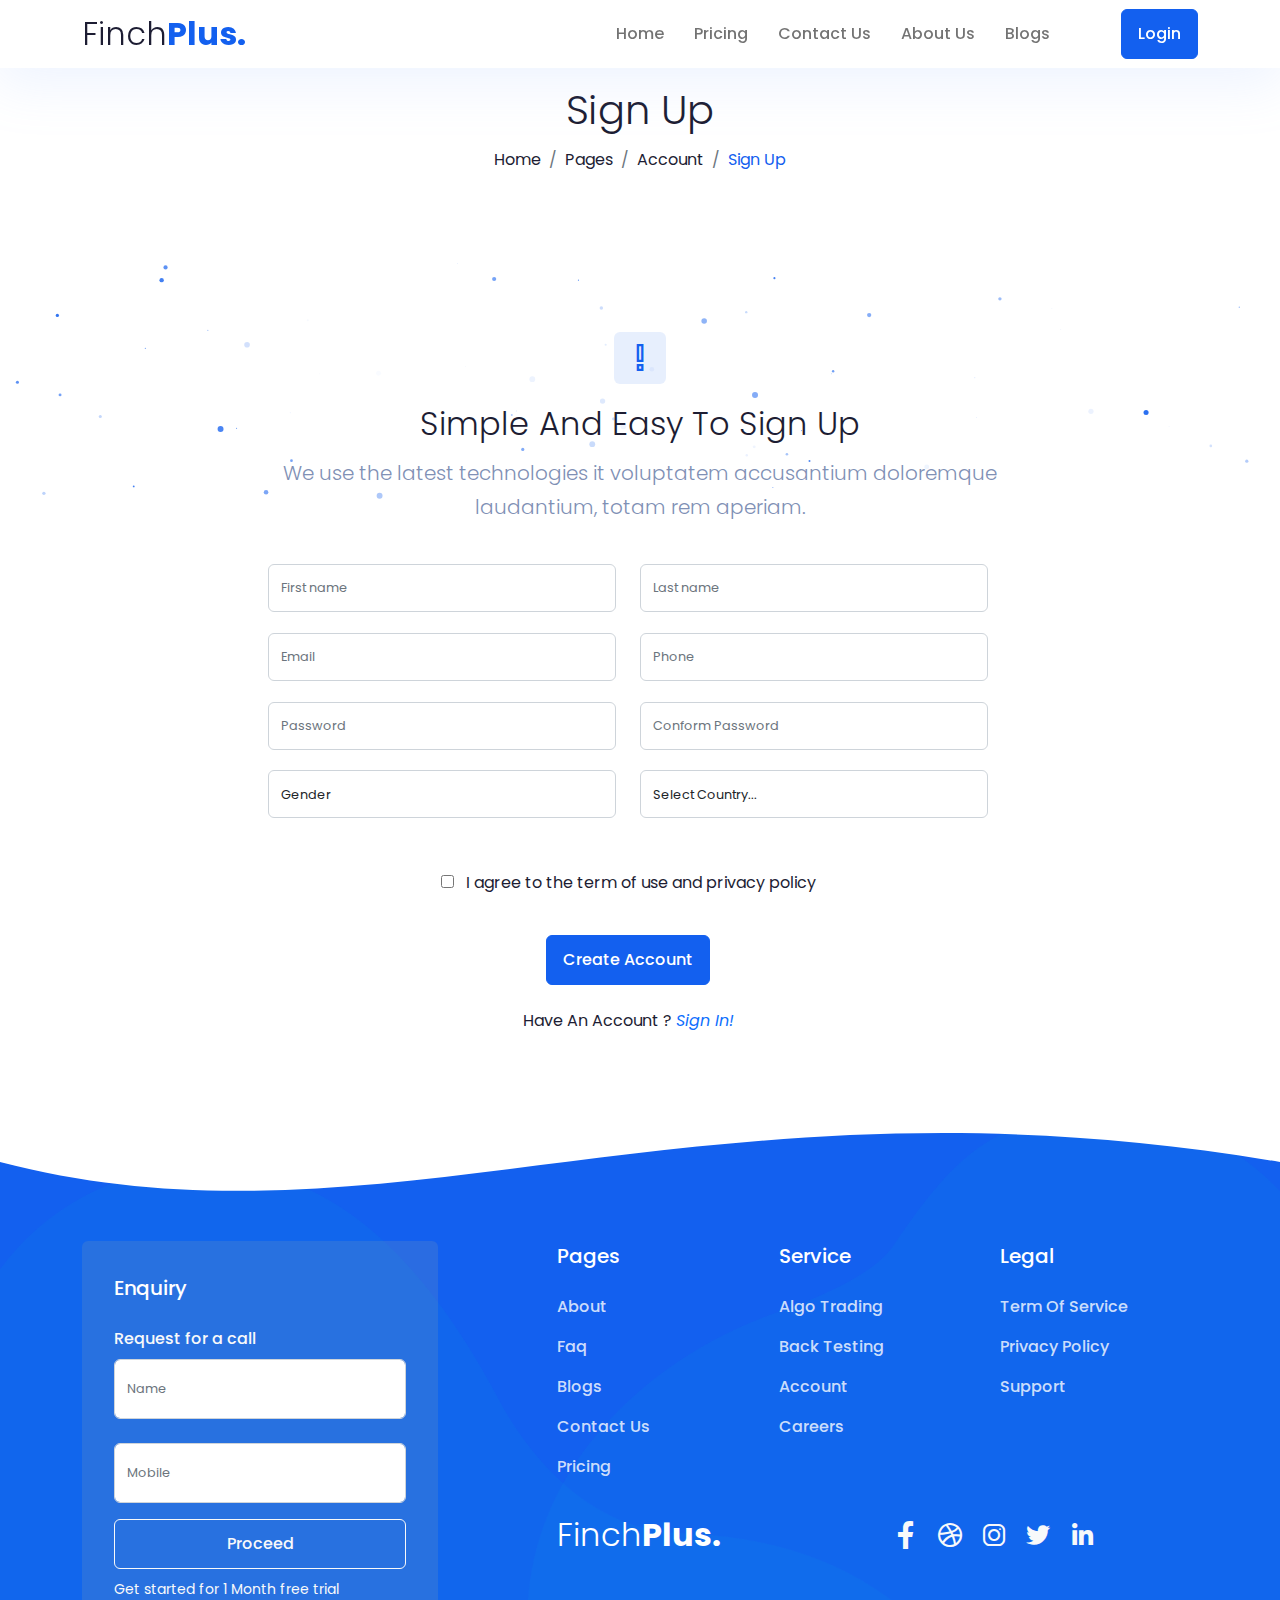
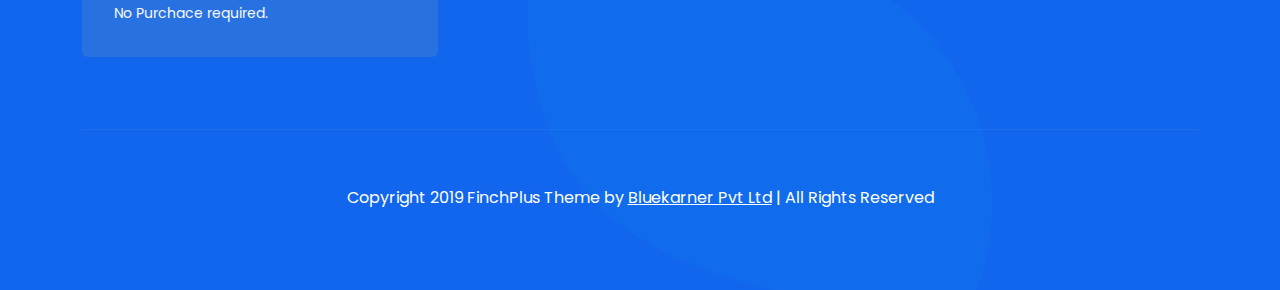
<file: signup.html>
<!DOCTYPE html>
<html lang="en">
<head>

<!-- meta tags -->
<meta charset="utf-8">
<meta name="keywords" content="FinchPlus,Algo Trading Application,TradingAutomation,FreeTrading,Algorithmic trading,
Automated trading,
Quantitative trading,
Trading algorithms,
High-frequency trading,
Market data analysis,
Backtesting,
Trading strategies,
Machine learning for trading,
Financial modeling,
Risk management,
Portfolio optimization,
Trading software,
Technical analysis,
Financial markets." />
<meta name="description" content="FinchPlus,Algo Trading Application "/>
<meta name="author" content="www.themeht.com" />
<meta name="viewport" content="width=device-width, initial-scale=1">

<!-- Title -->
<title>FinchPlus - Create your own strategy to trade</title>

<!-- Favicon Icon -->
<link rel="shortcut icon" href="assets/images/finchlogo.png" />

<!-- inject css start -->

<!--== bootstrap -->
<link href="assets/css/bootstrap.min.css" rel="stylesheet" type="text/css" />

<!--== animate -->
<link href="assets/css/animate.css" rel="stylesheet" type="text/css" />

<!--== line-awesome -->
<link href="assets/css/line-awesome.min.css" rel="stylesheet" type="text/css" />

<!--== themify-icons -->
<link href="assets/css/themify-icons.css" rel="stylesheet" type="text/css" />

<!--== magnific-popup -->
<link href="assets/css/magnific-popup.css" rel="stylesheet" type="text/css" />

<!--== owl.carousel -->
<link href="assets/css/owl.carousel.css" rel="stylesheet" type="text/css" />

<!--== lightslider -->
<link href="assets/css/lightslider.min.css" rel="stylesheet" type="text/css" />

<!--== spacing -->
<link href="assets/css/spacing.css" rel="stylesheet" type="text/css" />

<!--== theme.min -->
<link href="assets/css/theme.min.css" rel="stylesheet" />

<!-- inject css end -->

</head>

<body>

<!-- page wrapper start -->

<div class="page-wrapper">
  
<!-- preloader start -->

<div id="ht-preloader">
  <div class="loader clear-loader">
    <span></span>
    <p>FinchPlus</p>
  </div>
</div>

<!-- preloader end -->


<!--header start-->

<header class="site-header">
  <div id="header-wrap" class="fixed-header">
    <div class="container">
      <div class="row">
        <!--menu start-->
        <div class="col"> 
          <nav class="navbar navbar-expand-lg navbar-light">
            <a class="navbar-brand logo text-dark h2 mb-0" href="file:///C:/Users/user/Downloads/finnie/FINNIE%2010-1-23/index.html">
              Finch<span class="text-primary fw-bold">Plus.</span>
            </a>
            <button class="navbar-toggler" type="button" data-bs-toggle="collapse" data-bs-target="#navbarNav" aria-expanded="false" aria-label="Toggle navigation"> <span class="navbar-toggler-icon"></span>
            </button>
            <div class="collapse navbar-collapse" id="navbarNav">
               <ul class="navbar-nav ms-auto">
                <li class="nav-item dropdown"> <a class="nav-link " href="index.html">Home</a> </li>
				<li class="nav-item dropdown"> <a class="nav-link"   href="pricing.html">Pricing</a>
                        </li>
               
				
						<li class="nav-item dropdown"> <a class="nav-link" href="contact-us.html">Contact Us</a>
                        </li>
						<li class="nav-item dropdown"> <a class="nav-link" href="about-us-1.html">About Us</a>
                        </li>
            <li class="nav-item dropdown"> <a class="nav-link" href="blog-card.html">Blogs</a>
                        </li>
               
            </ul></div>
            <a class="btn btn-primary ms-8 d-none d-md-block" href="login.html">Login</a>
          </nav>  
        </div>
        <!--menu end-->
      </div>
    </div>
  </div>
</header>

<!--header end-->

<section class="position-relative">
<div class="container">
<div id="particles-js">
<canvas class="tsparticles-canvas-el" width="794" height="252" style="width: 100%; height: 100%;"></canvas>
<canvas class="particles-js-canvas-el" width="1349" height="252" style="width: 100%; height: 100%;"></canvas></div>
<div class="row  text-center">
<div class="col"><h1>Sign Up</h1><nav aria-label="breadcrumb">
<ol class="breadcrumb justify-content-center bg-transparent p-0 m-0">
<li class="breadcrumb-item"><a class="text-dark" href="file:///C:/">Home</a></li>
<li class="breadcrumb-item">Pages</li><li class="breadcrumb-item">Account</li>
<li class="breadcrumb-item active text-primary" aria-current="page">Sign Up</li>
</ol>
</nav>
</div>
</div>
</div>
</section>
<div class="page-content">
<section class="register">
<div class="container">
<div class="justify-content-center text-center row">
<div class="col-lg-8 col-md-12 col">
<div class="mb-6"> <span class="badge badge-primary-soft p-2">
<i class="la la-exclamation ic-3x rotation"></i></span><h2 class="mt-3">Simple And Easy To Sign Up</h2>
<p class="lead">We use the latest technologies it voluptatem accusantium doloremque laudantium, totam rem aperiam.</p>
</div></div></div>
<div class="row">
<div class="justify-content-center text-center row">
<div class="col-lg-8 col-md-10 ml-auto mr-auto">
<div class="register-form text-center"><form id="contact-form" method="post" action="file:///C:/Users/user/Downloads/finnie/FINNIE%2010-1-23/php/contact.php" novalidate="true">
<div class="messages"></div>
<div class="row"><div class="col-md-6">
<div class="form-group">

<input id="form_name" type="text" name="name" class="form-control" placeholder="First name" required="" data-error="Firstname is required.">
<div class="help-block with-errors"></div>
</div></div>
<div class="col-md-6">
<div class="form-group">
<input id="form_lastname" type="text" name="surname" class="form-control" placeholder="Last name" required="" data-error="Lastname is required.">
<div class="help-block with-errors"></div></div></div></div>
<div class="row">
<div class="col-md-6">
<div class="form-group">
<input id="form_email" type="email" name="email" class="form-control" placeholder="Email" required="" data-error="Valid email is required.">
<div class="help-block with-errors"></div></div></div>
<div class="col-md-6">
<div class="form-group">
<input id="form_phone" type="tel" name="phone" class="form-control" placeholder="Phone" required="" data-error="Phone is required">
<div class="help-block with-errors"></div></div></div></div><div class="row"><div class="col-md-6"><div class="form-group">
<input id="form_password" type="password" name="password" class="form-control" placeholder="Password" required="" data-error="password is required.">
<div class="help-block with-errors"></div></div></div><div class="col-md-6">
<div class="form-group">
<input id="form_password1" type="password" name="password" class="form-control" placeholder="Conform Password" required="" data-error="Conform Password is required."><div class="help-block with-errors"></div></div></div></div><div class="row"><div class="col-md-6"><div class="form-group"><select class="form-control"><option>Gender</option><option value="male">Male</option><option value="female">Female</option></select><div class="help-block with-errors"></div></div></div><div class="col-md-6"><div class="form-group"><select class="form-control"><option value="Country">Select Country...</option><option value="AF">Afghanistan</option><option value="AL">Albania</option><option value="DZ">Algeria</option><option value="AS">American Samoa</option><option value="AD">Andorra</option><option value="AG">Angola</option><option value="AI">Anguilla</option><option value="AG">Antigua &amp; Barbuda</option><option value="AR">Argentina</option><option value="AA">Armenia</option><option value="AW">Aruba</option><option value="AU">Australia</option><option value="AT">Austria</option><option value="AZ">Azerbaijan</option><option value="BS">Bahamas</option><option value="BH">Bahrain</option><option value="BD">Bangladesh</option><option value="BB">Barbados</option><option value="BY">Belarus</option><option value="BE">Belgium</option><option value="BZ">Belize</option><option value="BJ">Benin</option>
<option value="BM">Bermuda</option><option value="BT">Bhutan</option>
<option value="BO">Bolivia</option><option value="BL">Bonaire</option>
<option value="BA">Bosnia &amp; Herzegovina</option><option value="BW">Botswana</option>
<option value="BR">Brazil</option><option value="BC">British Indian Ocean Ter</option>
<option value="BN">Brunei</option><option value="BG">Bulgaria</option>
<option value="BF">Burkina Faso</option><option value="BI">Burundi</option>
<option value="KH">Cambodia</option><option value="CM">Cameroon</option><option value="CA">Canada</option>
<option value="IC">Canary Islands</option><option value="CV">Cape Verde</option><option value="KY">Cayman Islands</option>
<option value="CF">Central African Republic</option><option value="TD">Chad</option><option value="CD">Channel Islands</option>
<option value="CL">Chile</option><option value="CN">China</option><option value="CI">Christmas Island</option><option value="CS">Cocos Island</option>
<option value="CO">Colombia</option><option value="CC">Comoros</option><option value="CG">Congo</option>
<option value="CK">Cook Islands</option><option value="CR">Costa Rica</option><option value="CT">Cote D'Ivoire</option><option value="HR">Croatia</option>
<option value="CU">Cuba</option><option value="CB">Curacao</option><option value="CY">Cyprus</option>
<option value="CZ">Czech Republic</option><option value="DK">Denmark</option><option value="DJ">Djibouti</option>
<option value="DM">Dominica</option><option value="DO">Dominican Republic</option><option value="TM">East Timor</option>
<option value="EC">Ecuador</option><option value="EG">Egypt</option><option value="SV">El Salvador</option><option value="GQ">Equatorial Guinea</option>
<option value="ER">Eritrea</option><option value="EE">Estonia</option><option value="ET">Ethiopia</option><option value="FA">Falkland Islands</option>
<option value="FO">Faroe Islands</option><option value="FJ">Fiji</option><option value="FI">Finland</option><option value="FR">France</option>
<option value="GF">French Guiana</option><option value="PF">French Polynesia</option><option value="FS">French Southern Ter</option>
<option value="GA">Gabon</option><option value="GM">Gambia</option><option value="GE">Georgia</option><option value="DE">Germany</option>
<option value="GH">Ghana</option><option value="GI">Gibraltar</option><option value="GB">Great Britain</option><option value="GR">Greece</option>
<option value="GL">Greenland</option><option value="GD">Grenada</option><option value="GP">Guadeloupe</option><option value="GU">Guam</option>
<option value="GT">Guatemala</option><option value="GN">Guinea</option><option value="GY">Guyana</option><option value="HT">Haiti</option>
<option value="HW">Hawaii</option><option value="HN">Honduras</option><option value="HK">Hong Kong</option><option value="HU">Hungary</option>
<option value="IS">Iceland</option><option value="IN">India</option><option value="ID">Indonesia</option><option value="IA">Iran</option>
<option value="IQ">Iraq</option><option value="IR">Ireland</option><option value="IM">Isle of Man</option><option value="IL">Israel</option>
<option value="IT">Italy</option><option value="JM">Jamaica</option><option value="JP">Japan</option><option value="JO">Jordan</option>
<option value="KZ">Kazakhstan</option><option value="KE">Kenya</option><option value="KI">Kiribati</option><option value="NK">Korea North</option>
<option value="KS">Korea South</option><option value="KW">Kuwait</option><option value="KG">Kyrgyzstan</option><option value="LA">Laos</option>
<option value="LV">Latvia</option><option value="LB">Lebanon</option><option value="LS">Lesotho</option><option value="LR">Liberia</option>
<option value="LY">Libya</option><option value="LI">Liechtenstein</option><option value="LT">Lithuania</option><option value="LU">Luxembourg</option>
<option value="MO">Macau</option>
<option value="MK">Macedonia</option>
<option value="MG">Madagascar</option>
<option value="MY">Malaysia</option>
<option value="MW">Malawi</option>
<option value="MV">Maldives</option>
<option value="ML">Mali</option>
<option value="MT">Malta</option>
<option value="MH">Marshall Islands</option>
<option value="MQ">Martinique</option>
<option value="MR">Mauritania</option>
<option value="MU">Mauritius</option>
<option value="ME">Mayotte</option>
<option value="MX">Mexico</option>
<option value="MI">Midway Islands</option>
<option value="MD">Moldova</option><option value="MC">Monaco</option><option value="MN">Mongolia</option><option value="MS">Montserrat</option>
<option value="MA">Morocco</option><option value="MZ">Mozambique</option><option value="MM">Myanmar</option><option value="NA">Nambia</option>
<option value="NU">Nauru</option><option value="NP">Nepal</option><option value="AN">Netherland Antilles</option>
<option value="NL">Netherlands (Holland, Europe)</option><option value="NV">Nevis</option><option value="NC">New Caledonia</option>
<option value="NZ">New Zealand</option><option value="NI">Nicaragua</option><option value="NE">Niger</option><option value="NG">Nigeria</option>
<option value="NW">Niue</option><option value="NF">Norfolk Island</option><option value="NO">Norway</option><option value="OM">Oman</option>
<option value="PK">Pakistan</option><option value="PW">Palau Island</option><option value="PS">Palestine</option><option value="PA">Panama</option>
<option value="PG">Papua New Guinea</option><option value="PY">Paraguay</option><option value="PE">Peru</option><option value="PH">Philippines</option>
<option value="PO">Pitcairn Island</option><option value="PL">Poland</option><option value="PT">Portugal</option><option value="PR">Puerto Rico</option>
<option value="QA">Qatar</option><option value="ME">Republic of Montenegro</option><option value="RS">Republic of Serbia</option>
<option value="RE">Reunion</option><option value="RO">Romania</option><option value="RU">Russia</option><option value="RW">Rwanda</option>
<option value="NT">St Barthelemy</option><option value="EU">St Eustatius</option><option value="HE">St Helena</option>
<option value="KN">St Kitts-Nevis</option><option value="LC">St Lucia</option><option value="MB">St Maarten</option>
<option value="PM">St Pierre &amp; Miquelon</option><option value="VC">St Vincent &amp; Grenadines</option>
<option value="SP">Saipan</option><option value="SO">Samoa</option><option value="AS">Samoa American</option>
<option value="SM">San Marino</option><option value="ST">Sao Tome &amp; Principe</option><option value="SA">Saudi Arabia</option>
<option value="SN">Senegal</option><option value="RS">Serbia</option><option value="SC">Seychelles</option><option value="SL">Sierra Leone</option>
<option value="SG">Singapore</option><option value="SK">Slovakia</option><option value="SI">Slovenia</option><option value="SB">Solomon Islands</option>
<option value="OI">Somalia</option><option value="ZA">South Africa</option><option value="ES">Spain</option><option value="LK">Sri Lanka</option>
<option value="SD">Sudan</option><option value="SR">Suriname</option><option value="SZ">Swaziland</option><option value="SE">Sweden</option>
<option value="CH">Switzerland</option><option value="SY">Syria</option><option value="TA">Tahiti</option><option value="TW">Taiwan</option>
<option value="TJ">Tajikistan</option><option value="TZ">Tanzania</option><option value="TH">Thailand</option><option value="TG">Togo</option>
<option value="TK">Tokelau</option><option value="TO">Tonga</option><option value="TT">Trinidad &amp; Tobago</option><option value="TN">Tunisia</option>
<option value="TR">Turkey</option><option value="TU">Turkmenistan</option><option value="TC">Turks &amp; Caicos Is</option><option value="TV">Tuvalu</option>
<option value="UG">Uganda</option><option value="UA">Ukraine</option><option value="AE">United Arab Emirates</option>
<option value="GB">United Kingdom</option><option value="US">United States of America</option><option value="UY">Uruguay</option>
<option value="UZ">Uzbekistan</option><option value="VU">Vanuatu</option><option value="VS">Vatican City State</option><option value="VE">Venezuela</option>
<option value="VN">Vietnam</option><option value="VB">Virgin Islands (Brit)</option><option value="VA">Virgin Islands (USA)</option>
<option value="WK">Wake Island</option><option value="WF">Wallis &amp; Futana Is</option><option value="YE">Yemen</option>
<option value="ZR">Zaire</option><option value="ZM">Zambia</option><option value="ZW">Zimbabwe</option>
</select>
<div class="help-block with-errors"></div></div></div></div></div>
<div class="row mt-5"><div class="col-md-12"><div class="remember-checkbox clearfix mb-5">
<div class="custom-control custom-checkbox">
<input type="checkbox" class="custom-control-input" id="customCheck1">
<label class="custom-control-label ms-2" for="customCheck1">I agree to the term of use and privacy policy</label></div></div></div></div>
<div class="row"><div class="col-md-12"><a class="btn btn-primary" href="file:///C:/sign-up">Create Account</a>
<span class="mt-4 d-block">Have An Account ? <a href="file:///C:/Users/user/Downloads/finnie/FINNIE%2010-1-23/login.html"><i>Sign In!</i></a></span></div></div>
</form>
</div></div></div></div></section></div></div>


<!--footer start-->

<footer class="py-11 bg-primary position-relative" data-bg-img="assets/images/bg/03.png">
  <div class="shape-1" style="height: 150px; overflow: hidden;">
    <svg viewBox="0 0 500 150" preserveAspectRatio="none" style="height: 100%; width: 100%;">
      <path d="M0.00,49.98 C150.00,150.00 271.49,-50.00 500.00,49.98 L500.00,0.00 L0.00,0.00 Z" style="stroke: none; fill: #fff;"></path>
    </svg>
  </div>
  <div class="container mt-7">
    <div class="row">
      <div class="col-12 col-lg-5 col-xl-4 me-auto mb-6 mb-lg-0">
        <div class="subscribe-form bg-warning-soft p-5 rounded">
          <h5 class="mb-4 text-white">Enquiry</h5>
          <h6 class="text-light">Request for a call</h6>
          <form id="mc-form" class="group">
            <input type="text" value="" name="NAME" class="email form-control" id="mc-email" placeholder="Name" required="" style="height: 60px";><br/> 
            <input type="INTEGER" value="" name="MOBILE" class="email form-control" id="mc-email" placeholder="Mobile" required="" style="height: 60px;">
            <input class="btn btn-outline-light btn-block mt-3 mb-2" type="submit" name="Proceed" value="Proceed">
          </form> <small class="text-light">Get started for 1 Month free trial <br>No Purchace required.</small>
        </div>
      </div>
      <div class="col-12 col-lg-6 col-xl-7">
        <div class="row">
          <div class="col-12 col-sm-4 navbar-dark">
            <h5 class="mb-4 text-white">Pages</h5>
            <ul class="navbar-nav list-unstyled mb-0">
              <li class="mb-3 nav-item"><a class="nav-link" href="about-us-1.html">About</a>
              </li>
              <li class="mb-3 nav-item"><a class="nav-link" href="faq.html">Faq</a>
              </li>
              <li class="mb-3 nav-item"><a class="nav-link" href="blog-card.html">Blogs</a>
              </li>
              <li class="nav-item"><a class="nav-link" href="contact-us.html">Contact Us</a>
              </li>
			  <li class="nav-item mt-3"><a class="nav-link" href="pricing.html">Pricing</a>
              </li>
            </ul>
          </div>
          <div class="col-12 col-sm-4 mt-6 mt-sm-0 navbar-dark">
            <h5 class="mb-4 text-white">Service</h5>
            <ul class="navbar-nav list-unstyled mb-0">
              <li class="mb-3 nav-item"><a class="nav-link" href="#">Algo Trading</a>
              </li>
              <li class="mb-3 nav-item"><a class="nav-link" href="#">Back Testing</a>
              </li>
              <li class="mb-3 nav-item"><a class="nav-link" href="login.html">Account</a>
              </li>
              <li class="nav-item"><a class="nav-link" href="career.html">Careers</a>
              </li>
            </ul>
          </div>
          <div class="col-12 col-sm-4 mt-6 mt-sm-0 navbar-dark">
            <h5 class="mb-4 text-white">Legal</h5>
            <ul class="navbar-nav list-unstyled mb-0">
              <li class="mb-3 nav-item"><a class="nav-link" href="terms-and-conditions.html">Term Of Service</a>
              </li>
              <li class="mb-3 nav-item"><a class="nav-link" href="privacy-policy.html">Privacy Policy</a>
              </li>
              <li class="nav-item"><a class="nav-link" href="#">Support</a>
              </li>
            </ul>
          </div>
        </div>
        <div class="row mt-5">
          <div class="col-12 col-sm-6">
            <a class="footer-logo text-white h2 mb-0" href="index.html">
              Finch<span class="fw-bold">Plus.</span>
            </a>
          </div>
          <div class="col-12 col-sm-6 mt-6 mt-sm-0">
            <ul class="list-inline mb-0">
              <li class="list-inline-item"><a class="text-light ic-2x" href="#"><i class="la la-facebook"></i></a>
              </li>
              <li class="list-inline-item"><a class="text-light ic-2x" href="#"><i class="la la-dribbble"></i></a>
              </li>
              <li class="list-inline-item"><a class="text-light ic-2x" href="#"><i class="la la-instagram"></i></a>
              </li>
              <li class="list-inline-item"><a class="text-light ic-2x" href="#"><i class="la la-twitter"></i></a>
              </li>
              <li class="list-inline-item"><a class="text-light ic-2x" href="#"><i class="la la-linkedin"></i></a>
              </li>
            </ul>
          </div>
        </div>
      </div>
    </div>
    <div class="row text-white text-center mt-8">
      <div class="col">
        <hr class="mb-8">Copyright 2019 FinchPlus Theme by <u><a class="text-white" href="www.bluekarner.in">Bluekarner Pvt Ltd</a></u> | All Rights Reserved</div>
    </div>
  </div>
</footer>

<!--footer end-->

</div>

<!-- page wrapper end -->
 
<!--back-to-top start-->

<div class="scroll-top"><a class="smoothscroll" href="#top"><i class="las la-angle-up"></i></a></div>

<!--back-to-top end-->

<!-- inject js start -->

<script src="assets/js/theme-plugin.js"></script>
<script src="assets/js/theme-script.js"></script>

<!-- inject js end -->

</body>

</html>
</file>
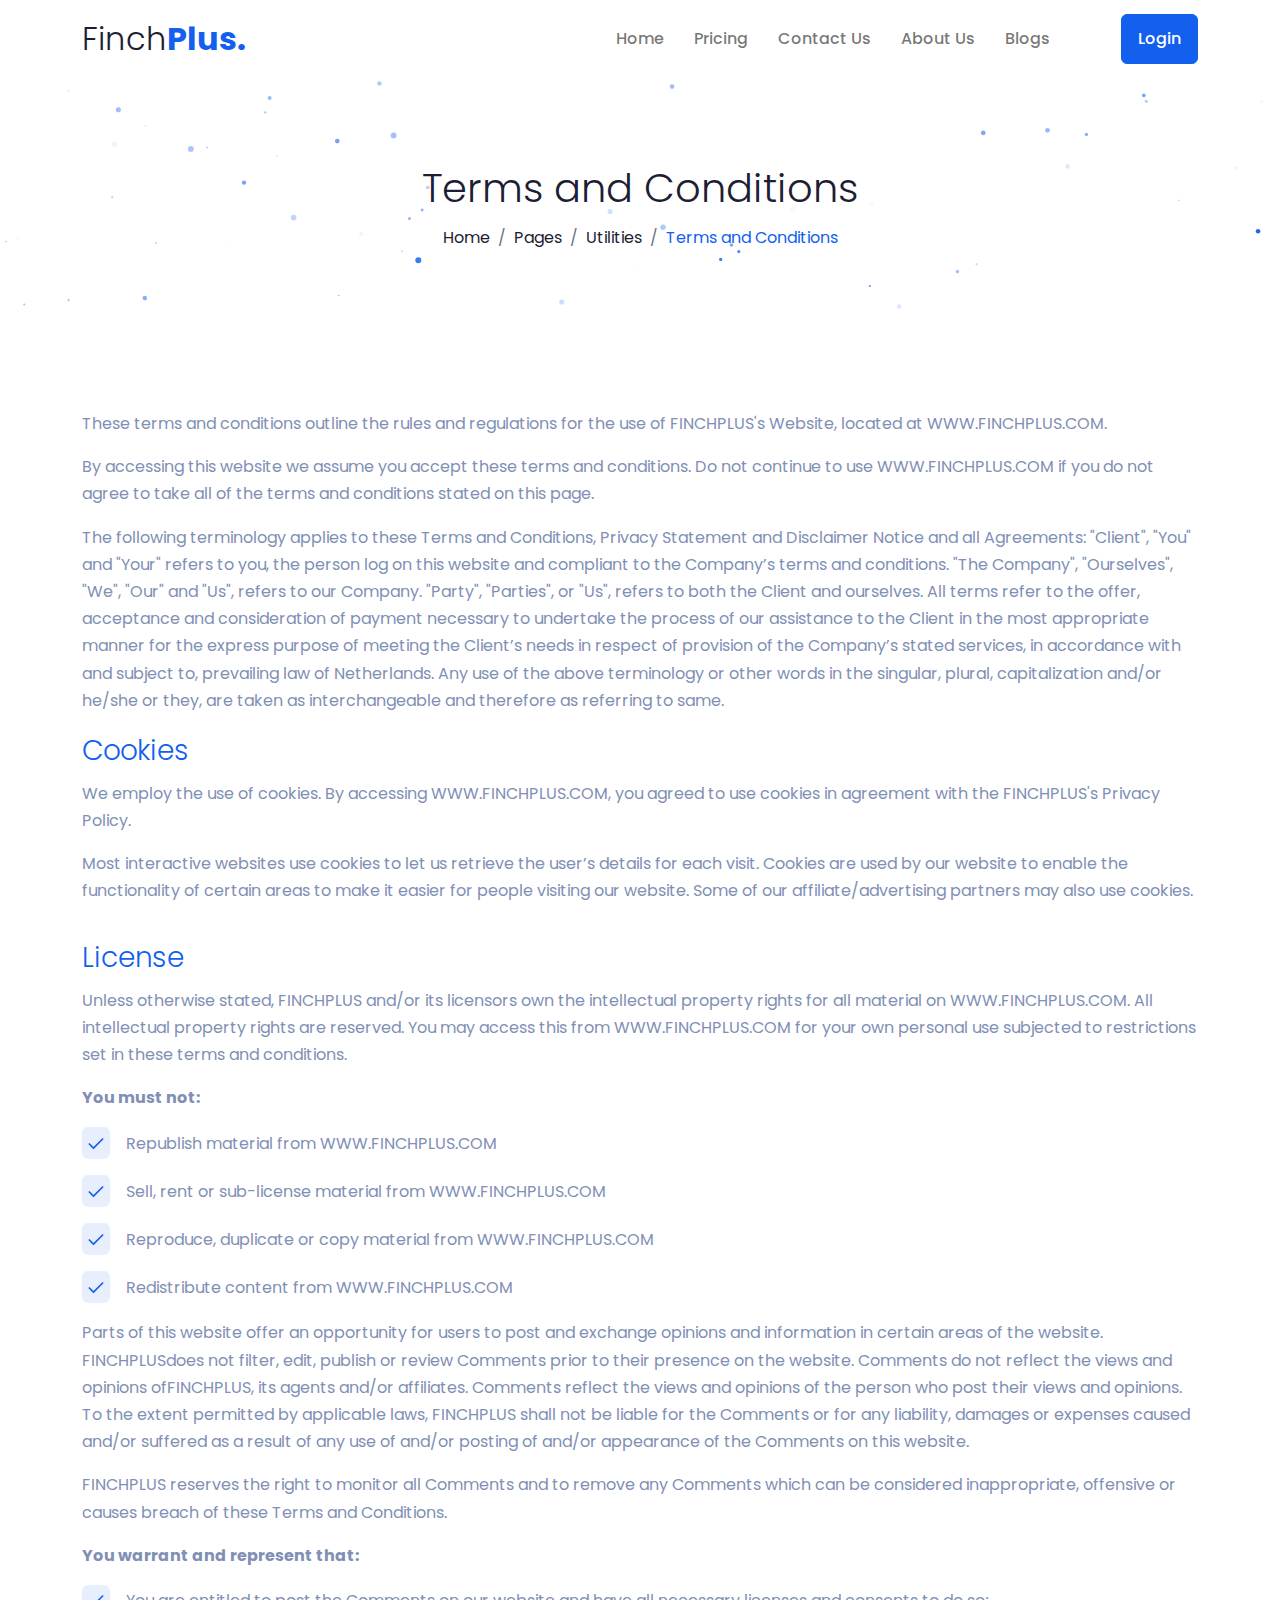
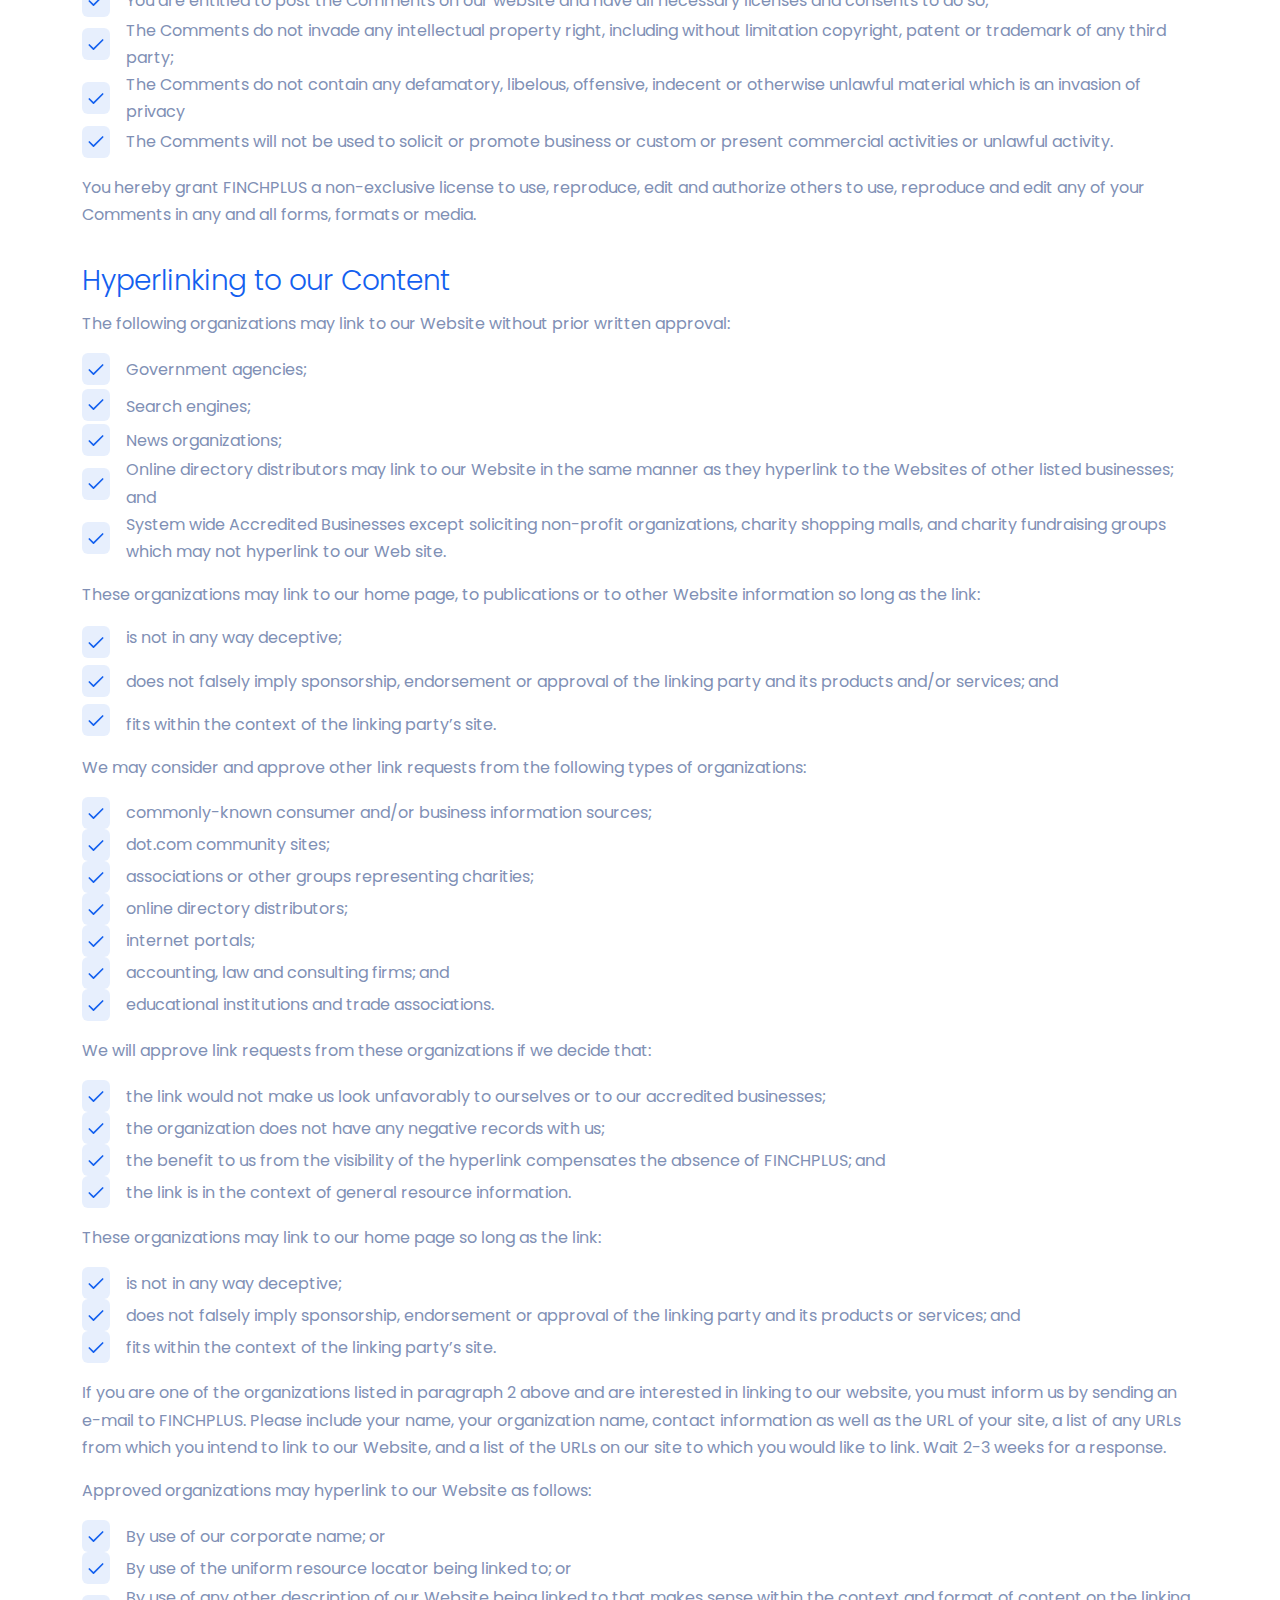
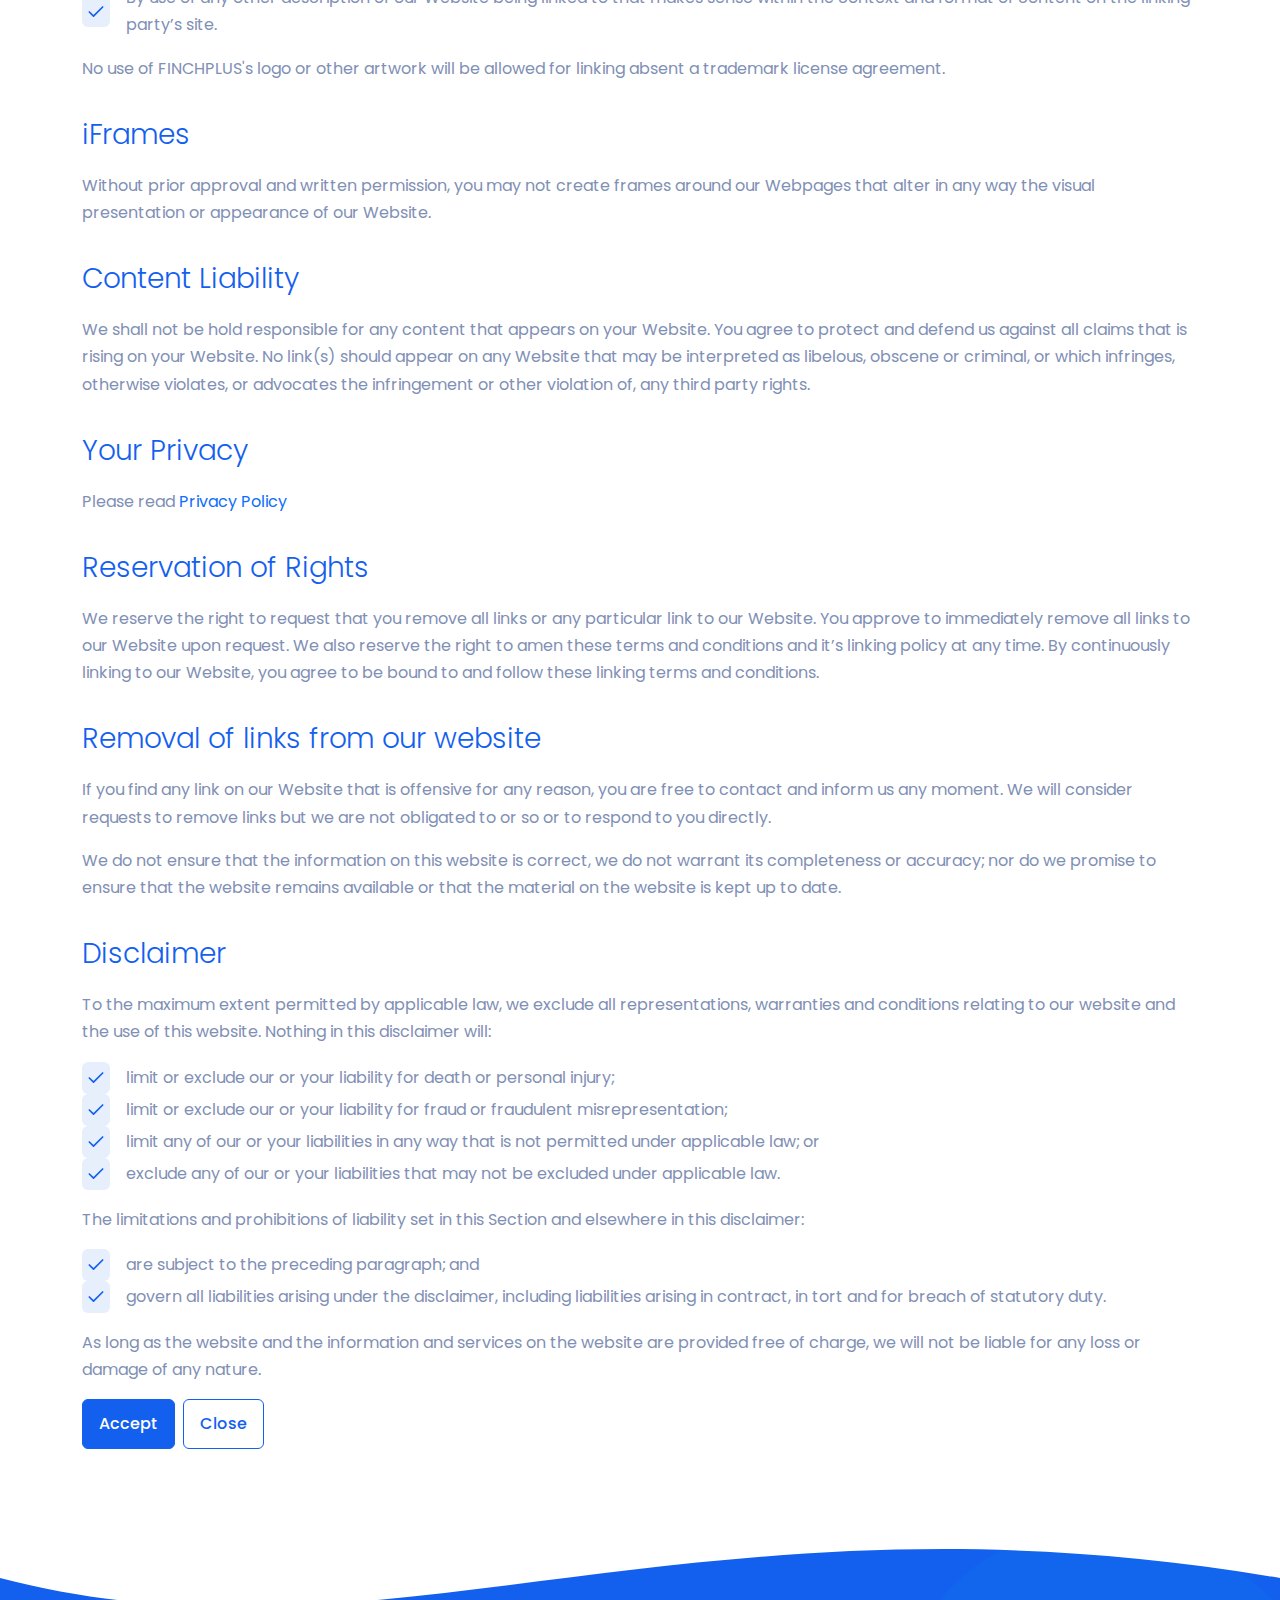
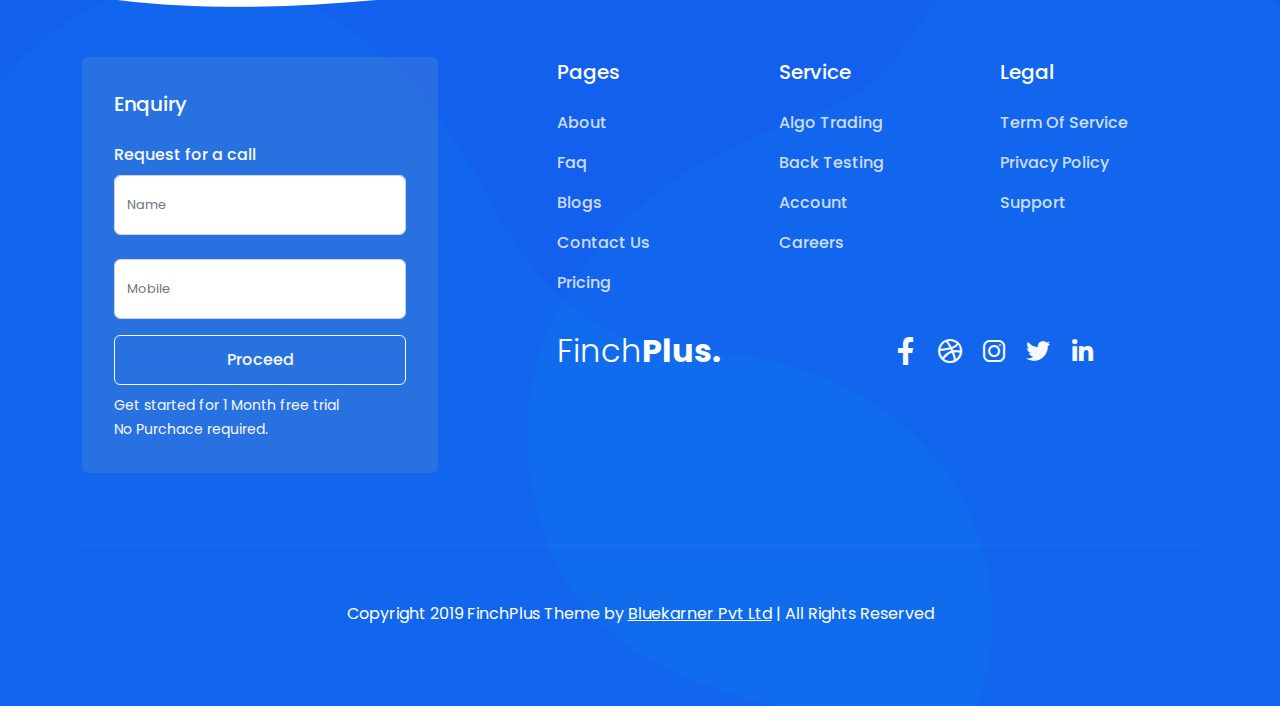
<file: terms-and-conditions.html>
<!DOCTYPE html>
<html lang="en">
<head>

<!-- meta tags -->
<meta charset="utf-8">
<meta name="keywords" content="FinchPlus,Algo Trading Application,TradingAutomation,FreeTrading,Algorithmic trading,
Automated trading,
Quantitative trading,
Trading algorithms,
High-frequency trading,
Market data analysis,
Backtesting,
Trading strategies,
Machine learning for trading,
Financial modeling,
Risk management,
Portfolio optimization,
Trading software,
Technical analysis,
Financial markets." />
<meta name="description" content="FinchPlus,Algo Trading Application "/>
<meta name="author" content="www.themeht.com" />
<meta name="viewport" content="width=device-width, initial-scale=1">

<!-- Title -->
<title>FinchPlus - Create your own strategy to trade</title>

<!-- Favicon Icon -->
<link rel="shortcut icon" href="assets/images/finchlogo.png" />

<!-- inject css start -->

<!--== bootstrap -->
<link href="assets/css/bootstrap.min.css" rel="stylesheet" type="text/css" />

<!--== animate -->
<link href="assets/css/animate.css" rel="stylesheet" type="text/css" />

<!--== line-awesome -->
<link href="assets/css/line-awesome.min.css" rel="stylesheet" type="text/css" />

<!--== themify-icons -->
<link href="assets/css/themify-icons.css" rel="stylesheet" type="text/css" />

<!--== magnific-popup -->
<link href="assets/css/magnific-popup.css" rel="stylesheet" type="text/css" />

<!--== owl.carousel -->
<link href="assets/css/owl.carousel.css" rel="stylesheet" type="text/css" />

<!--== lightslider -->
<link href="assets/css/lightslider.min.css" rel="stylesheet" type="text/css" />

<!--== spacing -->
<link href="assets/css/spacing.css" rel="stylesheet" type="text/css" />

<!--== theme.min -->
<link href="assets/css/theme.min.css" rel="stylesheet" />

<!-- inject css end -->

</head>

<body>

<!-- page wrapper start -->

<div class="page-wrapper">
  
<!-- preloader start -->

<div id="ht-preloader">
  <div class="loader clear-loader">
    <span></span>
    <p>FinchPlus</p>
  </div>
</div>

<!-- preloader end -->


<!--header start-->

<header class="site-header">
  <div id="header-wrap">
    <div class="container">
      <div class="row">
        <!--menu start-->
        <div class="col"> 
          <nav class="navbar navbar-expand-lg navbar-light">
            <a class="navbar-brand logo text-dark h2 mb-0" href="index.html">
              Finch<span class="text-primary fw-bold">Plus.</span>
            </a>
            <button class="navbar-toggler" type="button" data-bs-toggle="collapse" data-bs-target="#navbarNav" aria-expanded="false" aria-label="Toggle navigation"> <span class="navbar-toggler-icon"></span>
            </button>
            <div class="collapse navbar-collapse" id="navbarNav">
               <ul class="navbar-nav ms-auto">
                <li class="nav-item dropdown"> <a class="nav-link " href="index.html">Home</a> 
                        </li>
						<li class="nav-item dropdown"> <a class="nav-link"   href="pricing.html">Pricing</a>
                        </li>
						<li class="nav-item dropdown"> <a class="nav-link"   href="contact-us.html">Contact Us</a>
                        </li>
						<li class="nav-item dropdown"> <a class="nav-link"   href="about-us-1.html">About Us</a>
                        </li>
           <li class="nav-item dropdown"> <a class="nav-link"   href="blog-card.html">Blogs</a>
                        </li>
            </div>
            <a class="btn btn-primary ms-8 d-none d-md-block" href="login.html">Login</a>
          </nav>  
        </div>
        <!--menu end-->
      </div>
    </div>
  </div>
</header>

<!--header end-->

<!--hero section start-->

<section class="position-relative">
  <div id="particles-js"></div>
  <div class="container">
    <div class="row  text-center">
      <div class="col">
        <h1>Terms and Conditions</h1>
        <nav aria-label="breadcrumb">
          <ol class="breadcrumb justify-content-center bg-transparent p-0 m-0">
            <li class="breadcrumb-item"><a class="text-dark" href="#">Home</a>
            </li>
            <li class="breadcrumb-item">Pages</li>
            <li class="breadcrumb-item">Utilities</li>
            <li class="breadcrumb-item active text-primary" aria-current="page">Terms and Conditions</li>
          </ol>
        </nav>
      </div>
    </div>
    <!-- / .row -->
  </div>
  <!-- / .container -->
</section>

<!--hero section end--> 


<!--body content start-->

<div class="page-content">

<!--terms start-->


  <section class="container">
    <div class="row">
      <div class="col-lg-12 col-md-12">
<p class="mb-3">These terms and conditions outline the rules and regulations for the use of <!-- -->FINCHPLUS<!-- -->&#x27;s Website, located at <!-- -->WWW.FINCHPLUS.COM<!-- -->.</p>
<p class="mb-3">By accessing this website we assume you accept these terms and conditions. Do not continue to use <!-- -->WWW.FINCHPLUS.COM<!-- --> if you do not agree to take all of the terms and conditions stated on this page.</p>
<p class="mb-3">The following terminology applies to these Terms and Conditions, Privacy Statement and Disclaimer Notice and all Agreements: &quot;Client&quot;, &quot;You&quot; and &quot;Your&quot; refers to you, the person log on this website and compliant to the Company’s terms and conditions. &quot;The Company&quot;, &quot;Ourselves&quot;, &quot;We&quot;, &quot;Our&quot; and &quot;Us&quot;, refers to our Company. &quot;Party&quot;, &quot;Parties&quot;, or &quot;Us&quot;, refers to both the Client and ourselves. All terms refer to the offer, acceptance and consideration of payment necessary to undertake the process of our assistance to the Client in the most appropriate manner for the express purpose of meeting the Client’s needs in respect of provision of the Company’s stated services, in accordance with and subject to, prevailing law of Netherlands. Any use of the above terminology or other words in the singular, plural, capitalization and/or he/she or they, are taken as interchangeable and therefore as referring to same.</p>

        <h3 class="text-primary">Cookies</h3>
		<p class="mb-3">We employ the use of cookies. By accessing <!-- -->WWW.FINCHPLUS.COM<!-- -->, you agreed to use cookies in agreement with the <!-- -->FINCHPLUS<!-- -->&#x27;s Privacy Policy.<!-- --> </p>
<p class="mb-3">Most interactive websites use cookies to let us retrieve the user’s details for each visit. Cookies are used by our website to enable the functionality of certain areas to make it easier for people visiting our website. Some of our affiliate/advertising partners may also use cookies.</p>

        <h3 class="text-primary mt-5">License</h3>
		<p class="mb-3">Unless otherwise stated, <!-- -->FINCHPLUS<!-- --> and/or its licensors own the intellectual property rights for all material on <!-- -->WWW.FINCHPLUS.COM<!-- -->. All intellectual property rights are reserved. You may access this from <!-- -->WWW.FINCHPLUS.COM<!-- --> for your own personal use subjected to restrictions set in these terms and conditions.</p>
<p class="mb-3"><strong>You must not:</strong></p>
        <div class="d-flex align-items-center mb-3">
              <div class="badge-primary-soft rounded p-1">
                <svg width="20" height="20" viewBox="0 0 24 24" fill="none" stroke="currentColor" stroke-width="2" stroke-linecap="round" stroke-linejoin="round" class="feather feather-check">
                  <polyline points="20 6 9 17 4 12"></polyline>
                </svg>
              </div>
              <p class="mb-0 ms-3">Republish material from <!-- -->WWW.FINCHPLUS.COM</p>
            </div>
            <div class="d-flex align-items-center mb-3">
              <div class="badge-primary-soft rounded p-1">
                <svg width="20" height="20" viewBox="0 0 24 24" fill="none" stroke="currentColor" stroke-width="2" stroke-linecap="round" stroke-linejoin="round" class="feather feather-check">
                  <polyline points="20 6 9 17 4 12"></polyline>
                </svg>
              </div>
              <p class="mb-0 ms-3">Sell, rent or sub-license material from <!-- -->WWW.FINCHPLUS.COM</p>
            </div>
            <div class="d-flex align-items-center mb-3">
              <div class="badge-primary-soft rounded p-1">
                <svg width="20" height="20" viewBox="0 0 24 24" fill="none" stroke="currentColor" stroke-width="2" stroke-linecap="round" stroke-linejoin="round" class="feather feather-check">
                  <polyline points="20 6 9 17 4 12"></polyline>
                </svg>
              </div>
              <p class="mb-0 ms-3">Reproduce, duplicate or copy material from <!-- -->WWW.FINCHPLUS.COM</p>
            </div>
            <div class="d-flex align-items-center mb-3">
              <div class="badge-primary-soft rounded p-1">
                <svg width="20" height="20" viewBox="0 0 24 24" fill="none" stroke="currentColor" stroke-width="2" stroke-linecap="round" stroke-linejoin="round" class="feather feather-check">
                  <polyline points="20 6 9 17 4 12"></polyline>
                </svg>
              </div>
              <p class="mb-0 ms-3">Redistribute content from <!-- -->WWW.FINCHPLUS.COM</p>
            </div>
			<p class="mb-3"> Parts of this website offer an opportunity for users to post and exchange opinions and information in certain areas of the website. <!-- -->FINCHPLUS<!-- -->does not filter, edit, publish or review Comments prior to their presence on the website. Comments do not reflect the views and opinions of<!-- -->FINCHPLUS<!-- -->, its agents and/or affiliates. Comments reflect the views and opinions of the person who post their views and opinions. To the extent permitted by applicable laws, <!-- -->FINCHPLUS<!-- --> shall not be liable for the Comments or for any liability, damages or expenses caused and/or suffered as a result of any use of and/or posting of and/or appearance of the Comments on this website.</p>
<p class="mb-3">FINCHPLUS<!-- --> reserves the right to monitor all Comments and to remove any Comments which can be considered inappropriate, offensive or causes breach of these Terms and Conditions.</p>
<p class="mb-3"><strong>You warrant and represent that:</strong></p>
			
			
			
            <div class="d-flex align-items-center">
              <div class="badge-primary-soft rounded p-1">
                <svg width="20" height="20" viewBox="0 0 24 24" fill="none" stroke="currentColor" stroke-width="2" stroke-linecap="round" stroke-linejoin="round" class="feather feather-check">
                  <polyline points="20 6 9 17 4 12"></polyline>
                </svg>
              </div>
              <p class="mb-0 ms-3">You are entitled to post the Comments on our website and have all necessary licenses and consents to do so;</p>
            </div>
			
			            <div class="d-flex align-items-center">
              <div class="badge-primary-soft rounded p-1">
                <svg width="20" height="20" viewBox="0 0 24 24" fill="none" stroke="currentColor" stroke-width="2" stroke-linecap="round" stroke-linejoin="round" class="feather feather-check">
                  <polyline points="20 6 9 17 4 12"></polyline>
                </svg>
              </div>
              <p class="mb-0 ms-3">The Comments do not invade any intellectual property right, including without limitation copyright, patent or trademark of any third party;</p>
            </div>
			            <div class="d-flex align-items-center">
              <div class="badge-primary-soft rounded p-1">
                <svg width="20" height="20" viewBox="0 0 24 24" fill="none" stroke="currentColor" stroke-width="2" stroke-linecap="round" stroke-linejoin="round" class="feather feather-check">
                  <polyline points="20 6 9 17 4 12"></polyline>
                </svg>
              </div>
              <p class="mb-0 ms-3">The Comments do not contain any defamatory, libelous, offensive, indecent or otherwise unlawful material which is an invasion of privacy</p>
            </div>
			            <div class="d-flex align-items-center">
              <div class="badge-primary-soft rounded p-1">
                <svg width="20" height="20" viewBox="0 0 24 24" fill="none" stroke="currentColor" stroke-width="2" stroke-linecap="round" stroke-linejoin="round" class="feather feather-check">
                  <polyline points="20 6 9 17 4 12"></polyline>
                </svg>
              </div>
              <p class="mb-0 ms-3">The Comments will not be used to solicit or promote business or custom or present commercial activities or unlawful activity.</p>
            </div>
			<p class="mb-3 mt-3">You hereby grant <!-- -->FINCHPLUS<!-- --> a non-exclusive license to use, reproduce, edit and authorize others to use, reproduce and edit any of your Comments in any and all forms, formats or media.</p>
<h3 class="text-primary mt-5">Hyperlinking to our Content</h3>
<p class="mb-3">The following organizations may link to our Website without prior written approval:</p>
			            <div class="d-flex align-items-center">
              <div class="badge-primary-soft rounded p-1">
                <svg width="20" height="20" viewBox="0 0 24 24" fill="none" stroke="currentColor" stroke-width="2" stroke-linecap="round" stroke-linejoin="round" class="feather feather-check">
                  <polyline points="20 6 9 17 4 12"></polyline>
                </svg>
              </div>
              <p class="mb-0 ms-3">Government agencies;</p>
            </div>
			            <div class="d-flex align-items-center">
              <div class="badge-primary-soft rounded p-1">
                <svg width="20" height="20" viewBox="0 0 24 24" fill="none" stroke="currentColor" stroke-width="2" stroke-linecap="round" stroke-linejoin="round" class="feather feather-check">
                  <polyline points="20 6 9 17 4 12"></polyline>
                </svg>
              </div>
              <p class="mb-1 ms-3 mt-2">Search engines;</p>
            </div>
			<div class="d-flex align-items-center">
              <div class="badge-primary-soft rounded p-1">
                <svg width="20" height="20" viewBox="0 0 24 24" fill="none" stroke="currentColor" stroke-width="2" stroke-linecap="round" stroke-linejoin="round" class="feather feather-check">
                  <polyline points="20 6 9 17 4 12"></polyline>
                </svg>
              </div>
              <p class="mb-0 ms-3">News organizations;</p>
            </div>
			<div class="d-flex align-items-center">
              <div class="badge-primary-soft rounded p-1">
                <svg width="20" height="20" viewBox="0 0 24 24" fill="none" stroke="currentColor" stroke-width="2" stroke-linecap="round" stroke-linejoin="round" class="feather feather-check">
                  <polyline points="20 6 9 17 4 12"></polyline>
                </svg>
              </div>
              <p class="mb-0 ms-3">Online directory distributors may link to our Website in the same manner as they hyperlink to the Websites of other listed businesses; and</p>
            </div>
			<div class="d-flex align-items-center">
              <div class="badge-primary-soft rounded p-1">
                <svg width="20" height="20" viewBox="0 0 24 24" fill="none" stroke="currentColor" stroke-width="2" stroke-linecap="round" stroke-linejoin="round" class="feather feather-check">
                  <polyline points="20 6 9 17 4 12"></polyline>
                </svg>
              </div>
              <p class="mb-0 ms-3">System wide Accredited Businesses except soliciting non-profit organizations, charity shopping malls, and charity fundraising groups which may not hyperlink to our Web site.</p>
            </div>
			<p class="mb-3 mt-3">These organizations may link to our home page, to publications or to other Website information so long as the link:</p>
        
		
		<div class="d-flex align-items-center">
              <div class="badge-primary-soft rounded p-1">
                <svg width="20" height="20" viewBox="0 0 24 24" fill="none" stroke="currentColor" stroke-width="2" stroke-linecap="round" stroke-linejoin="round" class="feather feather-check">
                  <polyline points="20 6 9 17 4 12"></polyline>
                </svg>
              </div>
              <p class="mb-2 ms-3">is not in any way deceptive;</p>
            </div>
			<div class="d-flex align-items-center">
              <div class="badge-primary-soft rounded p-1">
                <svg width="20" height="20" viewBox="0 0 24 24" fill="none" stroke="currentColor" stroke-width="2" stroke-linecap="round" stroke-linejoin="round" class="feather feather-check">
                  <polyline points="20 6 9 17 4 12"></polyline>
                </svg>
              </div>
              <p class="mb-2 ms-3 mt-2">does not falsely imply sponsorship, endorsement or approval of the linking party and its products and/or services; and</p>
            </div>
			<div class="d-flex align-items-center">
              <div class="badge-primary-soft rounded p-1">
                <svg width="20" height="20" viewBox="0 0 24 24" fill="none" stroke="currentColor" stroke-width="2" stroke-linecap="round" stroke-linejoin="round" class="feather feather-check">
                  <polyline points="20 6 9 17 4 12"></polyline>
                </svg>
              </div>
              <p class="mb-0 ms-3 mt-2">fits within the context of the linking party’s site.</p>
            </div>
			<p class="mb-3 mt-3">We may consider and approve other link requests from the following types of organizations:</p>
			<div class="d-flex align-items-center">
              <div class="badge-primary-soft rounded p-1">
                <svg width="20" height="20" viewBox="0 0 24 24" fill="none" stroke="currentColor" stroke-width="2" stroke-linecap="round" stroke-linejoin="round" class="feather feather-check">
                  <polyline points="20 6 9 17 4 12"></polyline>
                </svg>
              </div>
              <p class="mb-0 ms-3 ">commonly-known consumer and/or business information sources;</p>
            </div>
			<div class="d-flex align-items-center">
              <div class="badge-primary-soft rounded p-1">
                <svg width="20" height="20" viewBox="0 0 24 24" fill="none" stroke="currentColor" stroke-width="2" stroke-linecap="round" stroke-linejoin="round" class="feather feather-check">
                  <polyline points="20 6 9 17 4 12"></polyline>
                </svg>
              </div>
              <p class="mb-0 ms-3 ">dot.com community sites;</p>
            </div>
			<div class="d-flex align-items-center">
              <div class="badge-primary-soft rounded p-1">
                <svg width="20" height="20" viewBox="0 0 24 24" fill="none" stroke="currentColor" stroke-width="2" stroke-linecap="round" stroke-linejoin="round" class="feather feather-check">
                  <polyline points="20 6 9 17 4 12"></polyline>
                </svg>
              </div>
              <p class="mb-0 ms-3 ">associations or other groups representing charities;</p>
            </div>
			<div class="d-flex align-items-center">
              <div class="badge-primary-soft rounded p-1">
                <svg width="20" height="20" viewBox="0 0 24 24" fill="none" stroke="currentColor" stroke-width="2" stroke-linecap="round" stroke-linejoin="round" class="feather feather-check">
                  <polyline points="20 6 9 17 4 12"></polyline>
                </svg>
              </div>
              <p class="mb-0 ms-3">online directory distributors;</p>
            </div>
			<div class="d-flex align-items-center">
              <div class="badge-primary-soft rounded p-1">
                <svg width="20" height="20" viewBox="0 0 24 24" fill="none" stroke="currentColor" stroke-width="2" stroke-linecap="round" stroke-linejoin="round" class="feather feather-check">
                  <polyline points="20 6 9 17 4 12"></polyline>
                </svg>
              </div>
              <p class="mb-0 ms-3">internet portals;</p>
            </div>
			<div class="d-flex align-items-center">
              <div class="badge-primary-soft rounded p-1">
                <svg width="20" height="20" viewBox="0 0 24 24" fill="none" stroke="currentColor" stroke-width="2" stroke-linecap="round" stroke-linejoin="round" class="feather feather-check">
                  <polyline points="20 6 9 17 4 12"></polyline>
                </svg>
              </div>
              <p class="mb-0 ms-3">accounting, law and consulting firms; and</p>
            </div>
			<div class="d-flex align-items-center">
              <div class="badge-primary-soft rounded p-1">
                <svg width="20" height="20" viewBox="0 0 24 24" fill="none" stroke="currentColor" stroke-width="2" stroke-linecap="round" stroke-linejoin="round" class="feather feather-check">
                  <polyline points="20 6 9 17 4 12"></polyline>
                </svg>
              </div>
              <p class="mb-0 ms-3">educational institutions and trade associations.</p>
            </div>
			
			<p class="mb-3 mt-3">We will approve link requests from these organizations if we decide that:</p>
			<div class="d-flex align-items-center">
              <div class="badge-primary-soft rounded p-1">
                <svg width="20" height="20" viewBox="0 0 24 24" fill="none" stroke="currentColor" stroke-width="2" stroke-linecap="round" stroke-linejoin="round" class="feather feather-check">
                  <polyline points="20 6 9 17 4 12"></polyline>
                </svg>
              </div>
              <p class="mb-0 ms-3">the link would not make us look unfavorably to ourselves or to our accredited businesses;</p>
            </div>
			<div class="d-flex align-items-center">
              <div class="badge-primary-soft rounded p-1">
                <svg width="20" height="20" viewBox="0 0 24 24" fill="none" stroke="currentColor" stroke-width="2" stroke-linecap="round" stroke-linejoin="round" class="feather feather-check">
                  <polyline points="20 6 9 17 4 12"></polyline>
                </svg>
              </div>
              <p class="mb-0 ms-3">the organization does not have any negative records with us;</p>
            </div>
			<div class="d-flex align-items-center">
              <div class="badge-primary-soft rounded p-1">
                <svg width="20" height="20" viewBox="0 0 24 24" fill="none" stroke="currentColor" stroke-width="2" stroke-linecap="round" stroke-linejoin="round" class="feather feather-check">
                  <polyline points="20 6 9 17 4 12"></polyline>
                </svg>
              </div>
              <p class="mb-0 ms-3">the benefit to us from the visibility of the hyperlink compensates the absence of <!-- -->FINCHPLUS<!-- -->; and</p>
            </div>
			<div class="d-flex align-items-center">
              <div class="badge-primary-soft rounded p-1">
                <svg width="20" height="20" viewBox="0 0 24 24" fill="none" stroke="currentColor" stroke-width="2" stroke-linecap="round" stroke-linejoin="round" class="feather feather-check">
                  <polyline points="20 6 9 17 4 12"></polyline>
                </svg>
              </div>
              <p class="mb-0 ms-3">the link is in the context of general resource information.</p>
            </div>
			<p class="mb-3 mt-3">These organizations may link to our home page so long as the link:</p>
			<div class="d-flex align-items-center">
              <div class="badge-primary-soft rounded p-1">
                <svg width="20" height="20" viewBox="0 0 24 24" fill="none" stroke="currentColor" stroke-width="2" stroke-linecap="round" stroke-linejoin="round" class="feather feather-check">
                  <polyline points="20 6 9 17 4 12"></polyline>
                </svg>
              </div>
              <p class="mb-0 ms-3">is not in any way deceptive;</p>
            </div>
			<div class="d-flex align-items-center">
              <div class="badge-primary-soft rounded p-1">
                <svg width="20" height="20" viewBox="0 0 24 24" fill="none" stroke="currentColor" stroke-width="2" stroke-linecap="round" stroke-linejoin="round" class="feather feather-check">
                  <polyline points="20 6 9 17 4 12"></polyline>
                </svg>
              </div>
              <p class="mb-0 ms-3">does not falsely imply sponsorship, endorsement or approval of the linking party and its products or services; and</p>
            </div>
			<div class="d-flex align-items-center">
              <div class="badge-primary-soft rounded p-1">
                <svg width="20" height="20" viewBox="0 0 24 24" fill="none" stroke="currentColor" stroke-width="2" stroke-linecap="round" stroke-linejoin="round" class="feather feather-check">
                  <polyline points="20 6 9 17 4 12"></polyline>
                </svg>
              </div>
              <p class="mb-0 ms-3">fits within the context of the linking party’s site.</p>
            </div>
			<p class="mb-3 mt-3">If you are one of the organizations listed in paragraph 2 above and are interested in linking to our website, you must inform us by sending an e-mail to <!-- -->FINCHPLUS<!-- -->. Please include your name, your organization name, contact information as well as the URL of your site, a list of any URLs from which you intend to link to our Website, and a list of the URLs on our site to which you would like to link. Wait 2-3 weeks for a response.</p>
<p class="mb-3">Approved organizations may hyperlink to our Website as follows:</p>
			<div class="d-flex align-items-center">
              <div class="badge-primary-soft rounded p-1">
                <svg width="20" height="20" viewBox="0 0 24 24" fill="none" stroke="currentColor" stroke-width="2" stroke-linecap="round" stroke-linejoin="round" class="feather feather-check">
                  <polyline points="20 6 9 17 4 12"></polyline>
                </svg>
              </div>
              <p class="mb-0 ms-3">By use of our corporate name; or</p>
            </div>
			<div class="d-flex align-items-center">
              <div class="badge-primary-soft rounded p-1">
                <svg width="20" height="20" viewBox="0 0 24 24" fill="none" stroke="currentColor" stroke-width="2" stroke-linecap="round" stroke-linejoin="round" class="feather feather-check">
                  <polyline points="20 6 9 17 4 12"></polyline>
                </svg>
              </div>
              <p class="mb-0 ms-3">By use of the uniform resource locator being linked to; or</p>
            </div>
			<div class="d-flex align-items-center">
              <div class="badge-primary-soft rounded p-1">
                <svg width="20" height="20" viewBox="0 0 24 24" fill="none" stroke="currentColor" stroke-width="2" stroke-linecap="round" stroke-linejoin="round" class="feather feather-check">
                  <polyline points="20 6 9 17 4 12"></polyline>
                </svg>
              </div>
              <p class="mb-0 ms-3">By use of any other description of our Website being linked to that makes sense within the context and format of content on the linking party’s site.</p>
            </div>
			<p class="mb-3 mt-3">No use of <!-- -->FINCHPLUS<!-- -->&#x27;s logo or other artwork will be allowed for linking absent a trademark license agreement.</p>
			<h3 class="text-primary mt-5">iFrames</h3>
			<p class="mb-3 mt-3">Without prior approval and written permission, you may not create frames around our Webpages that alter in any way the visual presentation or appearance of our Website.</p>
<h3 class="text-primary mt-5">Content Liability</h3>
<p class="mb-3 mt-3">We shall not be hold responsible for any content that appears on your Website. You agree to protect and defend us against all claims that is rising on your Website. No link(s) should appear on any Website that may be interpreted as libelous, obscene or criminal, or which infringes, otherwise violates, or advocates the infringement or other violation of, any third party rights.</p>
<h3 class="text-primary mt-5">Your Privacy</h3>
<p class="mb-3 mt-3">Please read <a href="privacy-policy.html">Privacy Policy</a></p>
<h3 class="text-primary mt-5">Reservation of Rights</h3>
<p class="mb-3 mt-3">We reserve the right to request that you remove all links or any particular link to our Website. You approve to immediately remove all links to our Website upon request. We also reserve the right to amen these terms and conditions and it’s linking policy at any time. By continuously linking to our Website, you agree to be bound to and follow these linking terms and conditions.</p>
<h3 class="text-primary mt-5">Removal of links from our website</h3>
<p class="mb-3 mt-3">If you find any link on our Website that is offensive for any reason, you are free to contact and inform us any moment. We will consider requests to remove links but we are not obligated to or so or to respond to you directly.</p>
<p class="mb-3 mt-3">We do not ensure that the information on this website is correct, we do not warrant its completeness or accuracy; nor do we promise to ensure that the website remains available or that the material on the website is kept up to date.</p>
<h3 class="text-primary mt-5">Disclaimer</h3>
<p class="mb-3 mt-3">To the maximum extent permitted by applicable law, we exclude all representations, warranties and conditions relating to our website and the use of this website. Nothing in this disclaimer will:</p>
	
			<div class="d-flex align-items-center">
              <div class="badge-primary-soft rounded p-1">
                <svg width="20" height="20" viewBox="0 0 24 24" fill="none" stroke="currentColor" stroke-width="2" stroke-linecap="round" stroke-linejoin="round" class="feather feather-check">
                  <polyline points="20 6 9 17 4 12"></polyline>
                </svg>
              </div>
              <p class="mb-0 ms-3">limit or exclude our or your liability for death or personal injury;</p>
            </div>
			<div class="d-flex align-items-center">
              <div class="badge-primary-soft rounded p-1">
                <svg width="20" height="20" viewBox="0 0 24 24" fill="none" stroke="currentColor" stroke-width="2" stroke-linecap="round" stroke-linejoin="round" class="feather feather-check">
                  <polyline points="20 6 9 17 4 12"></polyline>
                </svg>
              </div>
              <p class="mb-0 ms-3">limit or exclude our or your liability for fraud or fraudulent misrepresentation;</p>
            </div>
			<div class="d-flex align-items-center">
              <div class="badge-primary-soft rounded p-1">
                <svg width="20" height="20" viewBox="0 0 24 24" fill="none" stroke="currentColor" stroke-width="2" stroke-linecap="round" stroke-linejoin="round" class="feather feather-check">
                  <polyline points="20 6 9 17 4 12"></polyline>
                </svg>
              </div>
              <p class="mb-0 ms-3">limit any of our or your liabilities in any way that is not permitted under applicable law; or</p>
            </div><div class="d-flex align-items-center">
              <div class="badge-primary-soft rounded p-1">
                <svg width="20" height="20" viewBox="0 0 24 24" fill="none" stroke="currentColor" stroke-width="2" stroke-linecap="round" stroke-linejoin="round" class="feather feather-check">
                  <polyline points="20 6 9 17 4 12"></polyline>
                </svg>
              </div>
              <p class="mb-0 ms-3">exclude any of our or your liabilities that may not be excluded under applicable law.</p>
            </div>
			<p class="mb-3 mt-3">The limitations and prohibitions of liability set in this Section and elsewhere in this disclaimer:</p>
			<div class="d-flex align-items-center">
              <div class="badge-primary-soft rounded p-1">
                <svg width="20" height="20" viewBox="0 0 24 24" fill="none" stroke="currentColor" stroke-width="2" stroke-linecap="round" stroke-linejoin="round" class="feather feather-check">
                  <polyline points="20 6 9 17 4 12"></polyline>
                </svg>
              </div>
              <p class="mb-0 ms-3">are subject to the preceding paragraph; and</p>
            </div>
			<div class="d-flex align-items-center">
              <div class="badge-primary-soft rounded p-1">
                <svg width="20" height="20" viewBox="0 0 24 24" fill="none" stroke="currentColor" stroke-width="2" stroke-linecap="round" stroke-linejoin="round" class="feather feather-check">
                  <polyline points="20 6 9 17 4 12"></polyline>
                </svg>
              </div>
              <p class="mb-0 ms-3">govern all liabilities arising under the disclaimer, including liabilities arising in contract, in tort and for breach of statutory duty.</p>
            </div>
<p class="mb-3 mt-3">As long as the website and the information and services on the website are provided free of charge, we will not be liable for any loss or damage of any nature.</p>
		<a class="btn btn-primary me-1" href="#">Accept</a>
        <a class="btn btn-outline-primary" href="#">Close</a>
      </div>
    </div>
  </div>
</section>

<!-- terms end -->

</div>

<!-- body content end  -->


<!-- footer start -->

<footer class="py-11 bg-primary position-relative" data-bg-img="assets/images/bg/03.png">
  <div class="shape-1" style="height: 150px; overflow: hidden;">
    <svg viewBox="0 0 500 150" preserveAspectRatio="none" style="height: 100%; width: 100%;">
      <path d="M0.00,49.98 C150.00,150.00 271.49,-50.00 500.00,49.98 L500.00,0.00 L0.00,0.00 Z" style="stroke: none; fill: #fff;"></path>
    </svg>
  </div>
  <div class="container mt-7">
    <div class="row">
      <div class="col-12 col-lg-5 col-xl-4 me-auto mb-6 mb-lg-0">
        <div class="subscribe-form bg-warning-soft p-5 rounded">
          <h5 class="mb-4 text-white">Enquiry</h5>
          <h6 class="text-light">Request for a call</h6>
          <form id="mc-form" class="group">
            <input type="text" value="" name="NAME" class="email form-control" id="mc-email" placeholder="Name" required="" style="height: 60px";><br/> 
            <input type="INTEGER" value="" name="MOBILE" class="email form-control" id="mc-email" placeholder="Mobile" required="" style="height: 60px;">
            <input class="btn btn-outline-light btn-block mt-3 mb-2" type="submit" name="Proceed" value="Proceed">
          </form> <small class="text-light">Get started for 1 Month free trial <br>No Purchace required.</small>
        </div>
      </div>
      <div class="col-12 col-lg-6 col-xl-7">
        <div class="row">
          <div class="col-12 col-sm-4 navbar-dark">
            <h5 class="mb-4 text-white">Pages</h5>
            <ul class="navbar-nav list-unstyled mb-0">
              <li class="mb-3 nav-item"><a class="nav-link" href="about-us-1.html">About</a>
              </li>
              <li class="mb-3 nav-item"><a class="nav-link" href="faq.html">Faq</a>
              </li>
              <li class="mb-3 nav-item"><a class="nav-link" href="blog-card.html">Blogs</a>
              </li>
              <li class="nav-item"><a class="nav-link" href="contact-us.html">Contact Us</a>
              </li>
			  <li class="nav-item mt-3"><a class="nav-link" href="pricing.html">Pricing</a>
              </li>
            </ul>
          </div>
          <div class="col-12 col-sm-4 mt-6 mt-sm-0 navbar-dark">
            <h5 class="mb-4 text-white">Service</h5>
            <ul class="navbar-nav list-unstyled mb-0">
              <li class="mb-3 nav-item"><a class="nav-link" href="#">Algo Trading</a>
              </li>
              <li class="mb-3 nav-item"><a class="nav-link" href="#">Back Testing</a>
              </li>
              <li class="mb-3 nav-item"><a class="nav-link" href="login.html">Account</a>
              </li>
              <li class="nav-item"><a class="nav-link" href="career.html">Careers</a>
              </li>
            </ul>
          </div>
          <div class="col-12 col-sm-4 mt-6 mt-sm-0 navbar-dark">
            <h5 class="mb-4 text-white">Legal</h5>
            <ul class="navbar-nav list-unstyled mb-0">
              <li class="mb-3 nav-item"><a class="nav-link" href="terms-and-conditions.html">Term Of Service</a>
              </li>
              <li class="mb-3 nav-item"><a class="nav-link" href="privacy-policy.html">Privacy Policy</a>
              </li>
              <li class="nav-item"><a class="nav-link" href="#">Support</a>
              </li>
            </ul>
          </div>
        </div>
        <div class="row mt-5">
          <div class="col-12 col-sm-6">
            <a class="footer-logo text-white h2 mb-0" href="index.html">
              Finch<span class="fw-bold">Plus.</span>
            </a>
          </div>
          <div class="col-12 col-sm-6 mt-6 mt-sm-0">
            <ul class="list-inline mb-0">
              <li class="list-inline-item"><a class="text-light ic-2x" href="#"><i class="la la-facebook"></i></a>
              </li>
              <li class="list-inline-item"><a class="text-light ic-2x" href="#"><i class="la la-dribbble"></i></a>
              </li>
              <li class="list-inline-item"><a class="text-light ic-2x" href="#"><i class="la la-instagram"></i></a>
              </li>
              <li class="list-inline-item"><a class="text-light ic-2x" href="#"><i class="la la-twitter"></i></a>
              </li>
              <li class="list-inline-item"><a class="text-light ic-2x" href="#"><i class="la la-linkedin"></i></a>
              </li>
            </ul>
          </div>
        </div>
      </div>
    </div>
    <div class="row text-white text-center mt-8">
      <div class="col">
        <hr class="mb-8">Copyright 2019 FinchPlus Theme by <u><a class="text-white" href="www.bluekarner.in">Bluekarner Pvt Ltd</a></u> | All Rights Reserved</div>
    </div>
  </div>
</footer>

<!--footer end-->

</div>

<!-- page wrapper end -->
 
<!--back-to-top start-->

<div class="scroll-top"><a class="smoothscroll" href="#top"><i class="las la-angle-up"></i></a></div>

<!--back-to-top end-->

<!-- inject js start -->

<script src="assets/js/theme-plugin.js"></script>
<script src="assets/js/theme-script.js"></script>

<!-- inject js end -->

</body>

</html>
</file>
<file: assets/css/themify-icons.css>
@font-face{font-family:themify;src:url(../../assets/fonts/themify.eot?-fvbane);src:url(../../assets/fonts/themify.eot?#iefix-fvbane) format('embedded-opentype'),url(../../assets/fonts/themify.woff?-fvbane) format('woff'),url(../../assets/fonts/themify.ttf?-fvbane) format('truetype'),url(../../assets/fonts/themify.svg?-fvbane#themify) format('svg');font-weight:400;font-style:normal}[class*=" ti-"],[class^=ti-]{font-family:themify;speak:none;font-style:normal;font-weight:400;font-variant:normal;text-transform:none;line-height:inherit;-webkit-font-smoothing:antialiased;-moz-osx-font-smoothing:grayscale}.ti-wand:before{content:"\e600"}.ti-volume:before{content:"\e601"}.ti-user:before{content:"\e602"}.ti-unlock:before{content:"\e603"}.ti-unlink:before{content:"\e604"}.ti-trash:before{content:"\e605"}.ti-thought:before{content:"\e606"}.ti-target:before{content:"\e607"}.ti-tag:before{content:"\e608"}.ti-tablet:before{content:"\e609"}.ti-star:before{content:"\e60a"}.ti-spray:before{content:"\e60b"}.ti-signal:before{content:"\e60c"}.ti-shopping-cart:before{content:"\e60d"}.ti-shopping-cart-full:before{content:"\e60e"}.ti-settings:before{content:"\e60f"}.ti-search:before{content:"\e610"}.ti-zoom-in:before{content:"\e611"}.ti-zoom-out:before{content:"\e612"}.ti-cut:before{content:"\e613"}.ti-ruler:before{content:"\e614"}.ti-ruler-pencil:before{content:"\e615"}.ti-ruler-alt:before{content:"\e616"}.ti-bookmark:before{content:"\e617"}.ti-bookmark-alt:before{content:"\e618"}.ti-reload:before{content:"\e619"}.ti-plus:before{content:"\e61a"}.ti-pin:before{content:"\e61b"}.ti-pencil:before{content:"\e61c"}.ti-pencil-alt:before{content:"\e61d"}.ti-paint-roller:before{content:"\e61e"}.ti-paint-bucket:before{content:"\e61f"}.ti-na:before{content:"\e620"}.ti-mobile:before{content:"\e621"}.ti-minus:before{content:"\e622"}.ti-medall:before{content:"\e623"}.ti-medall-alt:before{content:"\e624"}.ti-marker:before{content:"\e625"}.ti-marker-alt:before{content:"\e626"}.ti-arrow-up:before{content:"\e627"}.ti-arrow-right:before{content:"\e628"}.ti-arrow-left:before{content:"\e629"}.ti-arrow-down:before{content:"\e62a"}.ti-lock:before{content:"\e62b"}.ti-location-arrow:before{content:"\e62c"}.ti-link:before{content:"\e62d"}.ti-layout:before{content:"\e62e"}.ti-layers:before{content:"\e62f"}.ti-layers-alt:before{content:"\e630"}.ti-key:before{content:"\e631"}.ti-import:before{content:"\e632"}.ti-image:before{content:"\e633"}.ti-heart:before{content:"\e634"}.ti-heart-broken:before{content:"\e635"}.ti-hand-stop:before{content:"\e636"}.ti-hand-open:before{content:"\e637"}.ti-hand-drag:before{content:"\e638"}.ti-folder:before{content:"\e639"}.ti-flag:before{content:"\e63a"}.ti-flag-alt:before{content:"\e63b"}.ti-flag-alt-2:before{content:"\e63c"}.ti-eye:before{content:"\e63d"}.ti-export:before{content:"\e63e"}.ti-exchange-vertical:before{content:"\e63f"}.ti-desktop:before{content:"\e640"}.ti-cup:before{content:"\e641"}.ti-crown:before{content:"\e642"}.ti-comments:before{content:"\e643"}.ti-comment:before{content:"\e644"}.ti-comment-alt:before{content:"\e645"}.ti-close:before{content:"\e646"}.ti-clip:before{content:"\e647"}.ti-angle-up:before{content:"\e648"}.ti-angle-right:before{content:"\e649"}.ti-angle-left:before{content:"\e64a"}.ti-angle-down:before{content:"\e64b"}.ti-check:before{content:"\e64c"}.ti-check-box:before{content:"\e64d"}.ti-camera:before{content:"\e64e"}.ti-announcement:before{content:"\e64f"}.ti-brush:before{content:"\e650"}.ti-briefcase:before{content:"\e651"}.ti-bolt:before{content:"\e652"}.ti-bolt-alt:before{content:"\e653"}.ti-blackboard:before{content:"\e654"}.ti-bag:before{content:"\e655"}.ti-move:before{content:"\e656"}.ti-arrows-vertical:before{content:"\e657"}.ti-arrows-horizontal:before{content:"\e658"}.ti-fullscreen:before{content:"\e659"}.ti-arrow-top-right:before{content:"\e65a"}.ti-arrow-top-left:before{content:"\e65b"}.ti-arrow-circle-up:before{content:"\e65c"}.ti-arrow-circle-right:before{content:"\e65d"}.ti-arrow-circle-left:before{content:"\e65e"}.ti-arrow-circle-down:before{content:"\e65f"}.ti-angle-double-up:before{content:"\e660"}.ti-angle-double-right:before{content:"\e661"}.ti-angle-double-left:before{content:"\e662"}.ti-angle-double-down:before{content:"\e663"}.ti-zip:before{content:"\e664"}.ti-world:before{content:"\e665"}.ti-wheelchair:before{content:"\e666"}.ti-view-list:before{content:"\e667"}.ti-view-list-alt:before{content:"\e668"}.ti-view-grid:before{content:"\e669"}.ti-uppercase:before{content:"\e66a"}.ti-upload:before{content:"\e66b"}.ti-underline:before{content:"\e66c"}.ti-truck:before{content:"\e66d"}.ti-timer:before{content:"\e66e"}.ti-ticket:before{content:"\e66f"}.ti-thumb-up:before{content:"\e670"}.ti-thumb-down:before{content:"\e671"}.ti-text:before{content:"\e672"}.ti-stats-up:before{content:"\e673"}.ti-stats-down:before{content:"\e674"}.ti-split-v:before{content:"\e675"}.ti-split-h:before{content:"\e676"}.ti-smallcap:before{content:"\e677"}.ti-shine:before{content:"\e678"}.ti-shift-right:before{content:"\e679"}.ti-shift-left:before{content:"\e67a"}.ti-shield:before{content:"\e67b"}.ti-notepad:before{content:"\e67c"}.ti-server:before{content:"\e67d"}.ti-quote-right:before{content:"\e67e"}.ti-quote-left:before{content:"\e67f"}.ti-pulse:before{content:"\e680"}.ti-printer:before{content:"\e681"}.ti-power-off:before{content:"\e682"}.ti-plug:before{content:"\e683"}.ti-pie-chart:before{content:"\e684"}.ti-paragraph:before{content:"\e685"}.ti-panel:before{content:"\e686"}.ti-package:before{content:"\e687"}.ti-music:before{content:"\e688"}.ti-music-alt:before{content:"\e689"}.ti-mouse:before{content:"\e68a"}.ti-mouse-alt:before{content:"\e68b"}.ti-money:before{content:"\e68c"}.ti-microphone:before{content:"\e68d"}.ti-menu:before{content:"\e68e"}.ti-menu-alt:before{content:"\e68f"}.ti-map:before{content:"\e690"}.ti-map-alt:before{content:"\e691"}.ti-loop:before{content:"\e692"}.ti-location-pin:before{content:"\e693"}.ti-list:before{content:"\e694"}.ti-light-bulb:before{content:"\e695"}.ti-Italic:before{content:"\e696"}.ti-info:before{content:"\e697"}.ti-infinite:before{content:"\e698"}.ti-id-badge:before{content:"\e699"}.ti-hummer:before{content:"\e69a"}.ti-home:before{content:"\e69b"}.ti-help:before{content:"\e69c"}.ti-headphone:before{content:"\e69d"}.ti-harddrives:before{content:"\e69e"}.ti-harddrive:before{content:"\e69f"}.ti-gift:before{content:"\e6a0"}.ti-game:before{content:"\e6a1"}.ti-filter:before{content:"\e6a2"}.ti-files:before{content:"\e6a3"}.ti-file:before{content:"\e6a4"}.ti-eraser:before{content:"\e6a5"}.ti-envelope:before{content:"\e6a6"}.ti-download:before{content:"\e6a7"}.ti-direction:before{content:"\e6a8"}.ti-direction-alt:before{content:"\e6a9"}.ti-dashboard:before{content:"\e6aa"}.ti-control-stop:before{content:"\e6ab"}.ti-control-shuffle:before{content:"\e6ac"}.ti-control-play:before{content:"\e6ad"}.ti-control-pause:before{content:"\e6ae"}.ti-control-forward:before{content:"\e6af"}.ti-control-backward:before{content:"\e6b0"}.ti-cloud:before{content:"\e6b1"}.ti-cloud-up:before{content:"\e6b2"}.ti-cloud-down:before{content:"\e6b3"}.ti-clipboard:before{content:"\e6b4"}.ti-car:before{content:"\e6b5"}.ti-calendar:before{content:"\e6b6"}.ti-book:before{content:"\e6b7"}.ti-bell:before{content:"\e6b8"}.ti-basketball:before{content:"\e6b9"}.ti-bar-chart:before{content:"\e6ba"}.ti-bar-chart-alt:before{content:"\e6bb"}.ti-back-right:before{content:"\e6bc"}.ti-back-left:before{content:"\e6bd"}.ti-arrows-corner:before{content:"\e6be"}.ti-archive:before{content:"\e6bf"}.ti-anchor:before{content:"\e6c0"}.ti-align-right:before{content:"\e6c1"}.ti-align-left:before{content:"\e6c2"}.ti-align-justify:before{content:"\e6c3"}.ti-align-center:before{content:"\e6c4"}.ti-alert:before{content:"\e6c5"}.ti-alarm-clock:before{content:"\e6c6"}.ti-agenda:before{content:"\e6c7"}.ti-write:before{content:"\e6c8"}.ti-window:before{content:"\e6c9"}.ti-widgetized:before{content:"\e6ca"}.ti-widget:before{content:"\e6cb"}.ti-widget-alt:before{content:"\e6cc"}.ti-wallet:before{content:"\e6cd"}.ti-video-clapper:before{content:"\e6ce"}.ti-video-camera:before{content:"\e6cf"}.ti-vector:before{content:"\e6d0"}.ti-themify-logo:before{content:"\e6d1"}.ti-themify-favicon:before{content:"\e6d2"}.ti-themify-favicon-alt:before{content:"\e6d3"}.ti-support:before{content:"\e6d4"}.ti-stamp:before{content:"\e6d5"}.ti-split-v-alt:before{content:"\e6d6"}.ti-slice:before{content:"\e6d7"}.ti-shortcode:before{content:"\e6d8"}.ti-shift-right-alt:before{content:"\e6d9"}.ti-shift-left-alt:before{content:"\e6da"}.ti-ruler-alt-2:before{content:"\e6db"}.ti-receipt:before{content:"\e6dc"}.ti-pin2:before{content:"\e6dd"}.ti-pin-alt:before{content:"\e6de"}.ti-pencil-alt2:before{content:"\e6df"}.ti-palette:before{content:"\e6e0"}.ti-more:before{content:"\e6e1"}.ti-more-alt:before{content:"\e6e2"}.ti-microphone-alt:before{content:"\e6e3"}.ti-magnet:before{content:"\e6e4"}.ti-line-double:before{content:"\e6e5"}.ti-line-dotted:before{content:"\e6e6"}.ti-line-dashed:before{content:"\e6e7"}.ti-layout-width-full:before{content:"\e6e8"}.ti-layout-width-default:before{content:"\e6e9"}.ti-layout-width-default-alt:before{content:"\e6ea"}.ti-layout-tab:before{content:"\e6eb"}.ti-layout-tab-window:before{content:"\e6ec"}.ti-layout-tab-v:before{content:"\e6ed"}.ti-layout-tab-min:before{content:"\e6ee"}.ti-layout-slider:before{content:"\e6ef"}.ti-layout-slider-alt:before{content:"\e6f0"}.ti-layout-sidebar-right:before{content:"\e6f1"}.ti-layout-sidebar-none:before{content:"\e6f2"}.ti-layout-sidebar-left:before{content:"\e6f3"}.ti-layout-placeholder:before{content:"\e6f4"}.ti-layout-menu:before{content:"\e6f5"}.ti-layout-menu-v:before{content:"\e6f6"}.ti-layout-menu-separated:before{content:"\e6f7"}.ti-layout-menu-full:before{content:"\e6f8"}.ti-layout-media-right-alt:before{content:"\e6f9"}.ti-layout-media-right:before{content:"\e6fa"}.ti-layout-media-overlay:before{content:"\e6fb"}.ti-layout-media-overlay-alt:before{content:"\e6fc"}.ti-layout-media-overlay-alt-2:before{content:"\e6fd"}.ti-layout-media-left-alt:before{content:"\e6fe"}.ti-layout-media-left:before{content:"\e6ff"}.ti-layout-media-center-alt:before{content:"\e700"}.ti-layout-media-center:before{content:"\e701"}.ti-layout-list-thumb:before{content:"\e702"}.ti-layout-list-thumb-alt:before{content:"\e703"}.ti-layout-list-post:before{content:"\e704"}.ti-layout-list-large-image:before{content:"\e705"}.ti-layout-line-solid:before{content:"\e706"}.ti-layout-grid4:before{content:"\e707"}.ti-layout-grid3:before{content:"\e708"}.ti-layout-grid2:before{content:"\e709"}.ti-layout-grid2-thumb:before{content:"\e70a"}.ti-layout-cta-right:before{content:"\e70b"}.ti-layout-cta-left:before{content:"\e70c"}.ti-layout-cta-center:before{content:"\e70d"}.ti-layout-cta-btn-right:before{content:"\e70e"}.ti-layout-cta-btn-left:before{content:"\e70f"}.ti-layout-column4:before{content:"\e710"}.ti-layout-column3:before{content:"\e711"}.ti-layout-column2:before{content:"\e712"}.ti-layout-accordion-separated:before{content:"\e713"}.ti-layout-accordion-merged:before{content:"\e714"}.ti-layout-accordion-list:before{content:"\e715"}.ti-ink-pen:before{content:"\e716"}.ti-info-alt:before{content:"\e717"}.ti-help-alt:before{content:"\e718"}.ti-headphone-alt:before{content:"\e719"}.ti-hand-point-up:before{content:"\e71a"}.ti-hand-point-right:before{content:"\e71b"}.ti-hand-point-left:before{content:"\e71c"}.ti-hand-point-down:before{content:"\e71d"}.ti-gallery:before{content:"\e71e"}.ti-face-smile:before{content:"\e71f"}.ti-face-sad:before{content:"\e720"}.ti-credit-card:before{content:"\e721"}.ti-control-skip-forward:before{content:"\e722"}.ti-control-skip-backward:before{content:"\e723"}.ti-control-record:before{content:"\e724"}.ti-control-eject:before{content:"\e725"}.ti-comments-smiley:before{content:"\e726"}.ti-brush-alt:before{content:"\e727"}.ti-youtube:before{content:"\e728"}.ti-vimeo:before{content:"\e729"}.ti-twitter:before{content:"\e72a"}.ti-time:before{content:"\e72b"}.ti-tumblr:before{content:"\e72c"}.ti-skype:before{content:"\e72d"}.ti-share:before{content:"\e72e"}.ti-share-alt:before{content:"\e72f"}.ti-rocket:before{content:"\e730"}.ti-pinterest:before{content:"\e731"}.ti-new-window:before{content:"\e732"}.ti-microsoft:before{content:"\e733"}.ti-list-ol:before{content:"\e734"}.ti-linkedin:before{content:"\e735"}.ti-layout-sidebar-2:before{content:"\e736"}.ti-layout-grid4-alt:before{content:"\e737"}.ti-layout-grid3-alt:before{content:"\e738"}.ti-layout-grid2-alt:before{content:"\e739"}.ti-layout-column4-alt:before{content:"\e73a"}.ti-layout-column3-alt:before{content:"\e73b"}.ti-layout-column2-alt:before{content:"\e73c"}.ti-instagram:before{content:"\e73d"}.ti-google:before{content:"\e73e"}.ti-github:before{content:"\e73f"}.ti-flickr:before{content:"\e740"}.ti-facebook:before{content:"\e741"}.ti-dropbox:before{content:"\e742"}.ti-dribbble:before{content:"\e743"}.ti-apple:before{content:"\e744"}.ti-android:before{content:"\e745"}.ti-save:before{content:"\e746"}.ti-save-alt:before{content:"\e747"}.ti-yahoo:before{content:"\e748"}.ti-wordpress:before{content:"\e749"}.ti-vimeo-alt:before{content:"\e74a"}.ti-twitter-alt:before{content:"\e74b"}.ti-tumblr-alt:before{content:"\e74c"}.ti-trello:before{content:"\e74d"}.ti-stack-overflow:before{content:"\e74e"}.ti-soundcloud:before{content:"\e74f"}.ti-sharethis:before{content:"\e750"}.ti-sharethis-alt:before{content:"\e751"}.ti-reddit:before{content:"\e752"}.ti-pinterest-alt:before{content:"\e753"}.ti-microsoft-alt:before{content:"\e754"}.ti-linux:before{content:"\e755"}.ti-jsfiddle:before{content:"\e756"}.ti-joomla:before{content:"\e757"}.ti-html5:before{content:"\e758"}.ti-flickr-alt:before{content:"\e759"}.ti-email:before{content:"\e75a"}.ti-drupal:before{content:"\e75b"}.ti-dropbox-alt:before{content:"\e75c"}.ti-css3:before{content:"\e75d"}.ti-rss:before{content:"\e75e"}.ti-rss-alt:before{content:"\e75f"}
</file>
<file: assets/css/spacing.css>
.m-0 {
	margin: 0 !important
}

.mt-0, .my-0 {
	margin-top: 0 !important
}

.me-0, .mx-0 {
	margin-right: 0 !important
}

.mb-0, .my-0 {
	margin-bottom: 0 !important
}

.ms-0, .mx-0 {
	margin-left: 0 !important
}

.m-1 {
	margin: .25rem !important
}

.mt-1, .my-1 {
	margin-top: .25rem !important
}

.me-1, .mx-1 {
	margin-right: .25rem !important
}

.mb-1, .my-1 {
	margin-bottom: .25rem !important
}

.ms-1, .mx-1 {
	margin-left: .25rem !important
}

.m-2 {
	margin: .5rem !important
}

.mt-2, .my-2 {
	margin-top: .5rem !important
}

.me-2, .mx-2 {
	margin-right: .5rem !important
}

.mb-2, .my-2 {
	margin-bottom: .5rem !important
}

.ms-2, .mx-2 {
	margin-left: .5rem !important
}

.m-3 {
	margin: 1rem !important
}

.mt-3, .my-3 {
	margin-top: 1rem !important
}

.me-3, .mx-3 {
	margin-right: 1rem !important
}

.mb-3, .my-3 {
	margin-bottom: 1rem !important
}

.ms-3, .mx-3 {
	margin-left: 1rem !important
}

.m-4 {
	margin: 1.5rem !important
}

.mt-4, .my-4 {
	margin-top: 1.5rem !important
}

.me-4, .mx-4 {
	margin-right: 1.5rem !important
}

.mb-4, .my-4 {
	margin-bottom: 1.5rem !important
}

.ms-4, .mx-4 {
	margin-left: 1.5rem !important
}

.m-5 {
	margin: 2rem !important
}

.mt-5, .my-5 {
	margin-top: 2rem !important
}

.me-5, .mx-5 {
	margin-right: 2rem !important
}

.mb-5, .my-5 {
	margin-bottom: 2rem !important
}

.ms-5, .mx-5 {
	margin-left: 2rem !important
}

.m-6 {
	margin: 2.5rem !important
}

.mt-6, .my-6 {
	margin-top: 2.5rem !important
}

.me-6, .mx-6 {
	margin-right: 2.5rem !important
}

.mb-6, .my-6 {
	margin-bottom: 2.5rem !important
}

.ms-6, .mx-6 {
	margin-left: 2.5rem !important
}

.m-7 {
	margin: 3rem !important
}

.mt-7, .my-7 {
	margin-top: 3rem !important
}

.me-7, .mx-7 {
	margin-right: 3rem !important
}

.mb-7, .my-7 {
	margin-bottom: 3rem !important
}

.ms-7, .mx-7 {
	margin-left: 3rem !important
}

.m-8 {
	margin: 3.5rem !important
}

.mt-8, .my-8 {
	margin-top: 3.5rem !important
}

.me-8, .mx-8 {
	margin-right: 3.5rem !important
}

.mb-8, .my-8 {
	margin-bottom: 3.5rem !important
}

.ms-8, .mx-8 {
	margin-left: 3.5rem !important
}

.m-9 {
	margin: 4rem !important
}

.mt-9, .my-9 {
	margin-top: 4rem !important
}

.me-9, .mx-9 {
	margin-right: 4rem !important
}

.mb-9, .my-9 {
	margin-bottom: 4rem !important
}

.ms-9, .mx-9 {
	margin-left: 4rem !important
}

.m-10 {
	margin: 4.5rem !important
}

.mt-10, .my-10 {
	margin-top: 4.5rem !important
}

.me-10, .mx-10 {
	margin-right: 4.5rem !important
}

.mb-10, .my-10 {
	margin-bottom: 4.5rem !important
}

.ms-10, .mx-10 {
	margin-left: 4.5rem !important
}

.m-11 {
	margin: 5rem !important
}

.mt-11, .my-11 {
	margin-top: 5rem !important
}

.me-11, .mx-11 {
	margin-right: 5rem !important
}

.mb-11, .my-11 {
	margin-bottom: 5rem !important
}

.ms-11, .mx-11 {
	margin-left: 5rem !important
}

.p-0 {
	padding: 0 !important
}

.pt-0, .py-0 {
	padding-top: 0 !important
}

.pe-0, .px-0 {
	padding-right: 0 !important
}

.pb-0, .py-0 {
	padding-bottom: 0 !important
}

.ps-0, .px-0 {
	padding-left: 0 !important
}

.p-1 {
	padding: .25rem !important
}

.pt-1, .py-1 {
	padding-top: .25rem !important
}

.pe-1, .px-1 {
	padding-right: .25rem !important
}

.pb-1, .py-1 {
	padding-bottom: .25rem !important
}

.ps-1, .px-1 {
	padding-left: .25rem !important
}

.p-2 {
	padding: .5rem !important
}

.pt-2, .py-2 {
	padding-top: .5rem !important
}

.pe-2, .px-2 {
	padding-right: .5rem !important
}

.pb-2, .py-2 {
	padding-bottom: .5rem !important
}

.ps-2, .px-2 {
	padding-left: .5rem !important
}

.p-3 {
	padding: 1rem !important
}

.pt-3, .py-3 {
	padding-top: 1rem !important
}

.pe-3, .px-3 {
	padding-right: 1rem !important
}

.pb-3, .py-3 {
	padding-bottom: 1rem !important
}

.ps-3, .px-3 {
	padding-left: 1rem !important
}

.p-4 {
	padding: 1.5rem !important
}

.pt-4, .py-4 {
	padding-top: 1.5rem !important
}

.pe-4, .px-4 {
	padding-right: 1.5rem !important
}

.pb-4, .py-4 {
	padding-bottom: 1.5rem !important
}

.ps-4, .px-4 {
	padding-left: 1.5rem !important
}

.p-5 {
	padding: 2rem !important
}

.pt-5, .py-5 {
	padding-top: 2rem !important
}

.pe-5, .px-5 {
	padding-right: 2rem !important
}

.pb-5, .py-5 {
	padding-bottom: 2rem !important
}

.ps-5, .px-5 {
	padding-left: 2rem !important
}

.p-6 {
	padding: 2.5rem !important
}

.pt-6, .py-6 {
	padding-top: 2.5rem !important
}

.pe-6, .px-6 {
	padding-right: 2.5rem !important
}

.pb-6, .py-6 {
	padding-bottom: 2.5rem !important
}

.ps-6, .px-6 {
	padding-left: 2.5rem !important
}

.p-7 {
	padding: 3rem !important
}

.pt-7, .py-7 {
	padding-top: 3rem !important
}

.pe-7, .px-7 {
	padding-right: 3rem !important
}

.pb-7, .py-7 {
	padding-bottom: 3rem !important
}

.ps-7, .px-7 {
	padding-left: 3rem !important
}

.p-8 {
	padding: 3.5rem !important
}

.pt-8, .py-8 {
	padding-top: 3.5rem !important
}

.pe-8, .px-8 {
	padding-right: 3.5rem !important
}

.pb-8, .py-8 {
	padding-bottom: 3.5rem !important
}

.ps-8, .px-8 {
	padding-left: 3.5rem !important
}

.p-9 {
	padding: 4rem !important
}

.pt-9, .py-9 {
	padding-top: 4rem !important
}

.pe-9, .px-9 {
	padding-right: 4rem !important
}

.pb-9, .py-9 {
	padding-bottom: 4rem !important
}

.ps-9, .px-9 {
	padding-left: 4rem !important
}

.p-10 {
	padding: 4.5rem !important
}

.pt-10, .py-10 {
	padding-top: 4.5rem !important
}

.pe-10, .px-10 {
	padding-right: 4.5rem !important
}

.pb-10, .py-10 {
	padding-bottom: 4.5rem !important
}

.ps-10, .px-10 {
	padding-left: 4.5rem !important
}

.p-11 {
	padding: 5rem !important
}

.pt-11, .py-11 {
	padding-top: 5rem !important
}

.pe-11, .px-11 {
	padding-right: 5rem !important
}

.pb-11, .py-11 {
	padding-bottom: 5rem !important
}

.ps-11, .px-11 {
	padding-left: 5rem !important
}

.m-n1 {
	margin: -.25rem !important
}

.mt-n1, .my-n1 {
	margin-top: -.25rem !important
}

.me-n1, .mx-n1 {
	margin-right: -.25rem !important
}

.mb-n1, .my-n1 {
	margin-bottom: -.25rem !important
}

.ms-n1, .mx-n1 {
	margin-left: -.25rem !important
}

.m-n2 {
	margin: -.5rem !important
}

.mt-n2, .my-n2 {
	margin-top: -.5rem !important
}

.me-n2, .mx-n2 {
	margin-right: -.5rem !important
}

.mb-n2, .my-n2 {
	margin-bottom: -.5rem !important
}

.ms-n2, .mx-n2 {
	margin-left: -.5rem !important
}

.m-n3 {
	margin: -1rem !important
}

.mt-n3, .my-n3 {
	margin-top: -1rem !important
}

.me-n3, .mx-n3 {
	margin-right: -1rem !important
}

.mb-n3, .my-n3 {
	margin-bottom: -1rem !important
}

.ms-n3, .mx-n3 {
	margin-left: -1rem !important
}

.m-n4 {
	margin: -1.5rem !important
}

.mt-n4, .my-n4 {
	margin-top: -1.5rem !important
}

.me-n4, .mx-n4 {
	margin-right: -1.5rem !important
}

.mb-n4, .my-n4 {
	margin-bottom: -1.5rem !important
}

.ms-n4, .mx-n4 {
	margin-left: -1.5rem !important
}

.m-n5 {
	margin: -2rem !important
}

.mt-n5, .my-n5 {
	margin-top: -2rem !important
}

.me-n5, .mx-n5 {
	margin-right: -2rem !important
}

.mb-n5, .my-n5 {
	margin-bottom: -2rem !important
}

.ms-n5, .mx-n5 {
	margin-left: -2rem !important
}

.m-n6 {
	margin: -2.5rem !important
}

.mt-n6, .my-n6 {
	margin-top: -2.5rem !important
}

.me-n6, .mx-n6 {
	margin-right: -2.5rem !important
}

.mb-n6, .my-n6 {
	margin-bottom: -2.5rem !important
}

.ms-n6, .mx-n6 {
	margin-left: -2.5rem !important
}

.m-n7 {
	margin: -3rem !important
}

.mt-n7, .my-n7 {
	margin-top: -3rem !important
}

.me-n7, .mx-n7 {
	margin-right: -3rem !important
}

.mb-n7, .my-n7 {
	margin-bottom: -3rem !important
}

.ms-n7, .mx-n7 {
	margin-left: -3rem !important
}

.m-n8 {
	margin: -3.5rem !important
}

.mt-n8, .my-n8 {
	margin-top: -3.5rem !important
}

.me-n8, .mx-n8 {
	margin-right: -3.5rem !important
}

.mb-n8, .my-n8 {
	margin-bottom: -3.5rem !important
}

.ms-n8, .mx-n8 {
	margin-left: -3.5rem !important
}

.m-n9 {
	margin: -4rem !important
}

.mt-n9, .my-n9 {
	margin-top: -4rem !important
}

.me-n9, .mx-n9 {
	margin-right: -4rem !important
}

.mb-n9, .my-n9 {
	margin-bottom: -4rem !important
}

.ms-n9, .mx-n9 {
	margin-left: -4rem !important
}

.m-n10 {
	margin: -4.5rem !important
}

.mt-n10, .my-n10 {
	margin-top: -4.5rem !important
}

.me-n10, .mx-n10 {
	margin-right: -4.5rem !important
}

.mb-n10, .my-n10 {
	margin-bottom: -4.5rem !important
}

.ms-n10, .mx-n10 {
	margin-left: -4.5rem !important
}

.m-n11 {
	margin: -5rem !important
}

.mt-n11, .my-n11 {
	margin-top: -5rem !important
}

.me-n11, .mx-n11 {
	margin-right: -5rem !important
}

.mb-n11, .my-n11 {
	margin-bottom: -5rem !important
}

.ms-n11, .mx-n11 {
	margin-left: -5rem !important
}

.m-auto {
	margin: auto !important
}

.mt-auto, .my-auto {
	margin-top: auto !important
}

.me-auto, .mx-auto {
	margin-right: auto !important
}

.mb-auto, .my-auto {
	margin-bottom: auto !important
}

.ms-auto, .mx-auto {
	margin-left: auto !important
}

@media (min-width:576px) {
	.m-sm-0 {
		margin: 0 !important
	}

	.mt-sm-0, .my-sm-0 {
		margin-top: 0 !important
	}

	.me-sm-0, .mx-sm-0 {
		margin-right: 0 !important
	}

	.mb-sm-0, .my-sm-0 {
		margin-bottom: 0 !important
	}

	.ms-sm-0, .mx-sm-0 {
		margin-left: 0 !important
	}

	.m-sm-1 {
		margin: .25rem !important
	}

	.mt-sm-1, .my-sm-1 {
		margin-top: .25rem !important
	}

	.me-sm-1, .mx-sm-1 {
		margin-right: .25rem !important
	}

	.mb-sm-1, .my-sm-1 {
		margin-bottom: .25rem !important
	}

	.ms-sm-1, .mx-sm-1 {
		margin-left: .25rem !important
	}

	.m-sm-2 {
		margin: .5rem !important
	}

	.mt-sm-2, .my-sm-2 {
		margin-top: .5rem !important
	}

	.me-sm-2, .mx-sm-2 {
		margin-right: .5rem !important
	}

	.mb-sm-2, .my-sm-2 {
		margin-bottom: .5rem !important
	}

	.ms-sm-2, .mx-sm-2 {
		margin-left: .5rem !important
	}

	.m-sm-3 {
		margin: 1rem !important
	}

	.mt-sm-3, .my-sm-3 {
		margin-top: 1rem !important
	}

	.me-sm-3, .mx-sm-3 {
		margin-right: 1rem !important
	}

	.mb-sm-3, .my-sm-3 {
		margin-bottom: 1rem !important
	}

	.ms-sm-3, .mx-sm-3 {
		margin-left: 1rem !important
	}

	.m-sm-4 {
		margin: 1.5rem !important
	}

	.mt-sm-4, .my-sm-4 {
		margin-top: 1.5rem !important
	}

	.me-sm-4, .mx-sm-4 {
		margin-right: 1.5rem !important
	}

	.mb-sm-4, .my-sm-4 {
		margin-bottom: 1.5rem !important
	}

	.ms-sm-4, .mx-sm-4 {
		margin-left: 1.5rem !important
	}

	.m-sm-5 {
		margin: 2rem !important
	}

	.mt-sm-5, .my-sm-5 {
		margin-top: 2rem !important
	}

	.me-sm-5, .mx-sm-5 {
		margin-right: 2rem !important
	}

	.mb-sm-5, .my-sm-5 {
		margin-bottom: 2rem !important
	}

	.ms-sm-5, .mx-sm-5 {
		margin-left: 2rem !important
	}

	.m-sm-6 {
		margin: 2.5rem !important
	}

	.mt-sm-6, .my-sm-6 {
		margin-top: 2.5rem !important
	}

	.me-sm-6, .mx-sm-6 {
		margin-right: 2.5rem !important
	}

	.mb-sm-6, .my-sm-6 {
		margin-bottom: 2.5rem !important
	}

	.ms-sm-6, .mx-sm-6 {
		margin-left: 2.5rem !important
	}

	.m-sm-7 {
		margin: 3rem !important
	}

	.mt-sm-7, .my-sm-7 {
		margin-top: 3rem !important
	}

	.me-sm-7, .mx-sm-7 {
		margin-right: 3rem !important
	}

	.mb-sm-7, .my-sm-7 {
		margin-bottom: 3rem !important
	}

	.ms-sm-7, .mx-sm-7 {
		margin-left: 3rem !important
	}

	.m-sm-8 {
		margin: 3.5rem !important
	}

	.mt-sm-8, .my-sm-8 {
		margin-top: 3.5rem !important
	}

	.me-sm-8, .mx-sm-8 {
		margin-right: 3.5rem !important
	}

	.mb-sm-8, .my-sm-8 {
		margin-bottom: 3.5rem !important
	}

	.ms-sm-8, .mx-sm-8 {
		margin-left: 3.5rem !important
	}

	.m-sm-9 {
		margin: 4rem !important
	}

	.mt-sm-9, .my-sm-9 {
		margin-top: 4rem !important
	}

	.me-sm-9, .mx-sm-9 {
		margin-right: 4rem !important
	}

	.mb-sm-9, .my-sm-9 {
		margin-bottom: 4rem !important
	}

	.ms-sm-9, .mx-sm-9 {
		margin-left: 4rem !important
	}

	.m-sm-10 {
		margin: 4.5rem !important
	}

	.mt-sm-10, .my-sm-10 {
		margin-top: 4.5rem !important
	}

	.me-sm-10, .mx-sm-10 {
		margin-right: 4.5rem !important
	}

	.mb-sm-10, .my-sm-10 {
		margin-bottom: 4.5rem !important
	}

	.ms-sm-10, .mx-sm-10 {
		margin-left: 4.5rem !important
	}

	.m-sm-11 {
		margin: 5rem !important
	}

	.mt-sm-11, .my-sm-11 {
		margin-top: 5rem !important
	}

	.me-sm-11, .mx-sm-11 {
		margin-right: 5rem !important
	}

	.mb-sm-11, .my-sm-11 {
		margin-bottom: 5rem !important
	}

	.ms-sm-11, .mx-sm-11 {
		margin-left: 5rem !important
	}

	.p-sm-0 {
		padding: 0 !important
	}

	.pt-sm-0, .py-sm-0 {
		padding-top: 0 !important
	}

	.pe-sm-0, .px-sm-0 {
		padding-right: 0 !important
	}

	.pb-sm-0, .py-sm-0 {
		padding-bottom: 0 !important
	}

	.ps-sm-0, .px-sm-0 {
		padding-left: 0 !important
	}

	.p-sm-1 {
		padding: .25rem !important
	}

	.pt-sm-1, .py-sm-1 {
		padding-top: .25rem !important
	}

	.pe-sm-1, .px-sm-1 {
		padding-right: .25rem !important
	}

	.pb-sm-1, .py-sm-1 {
		padding-bottom: .25rem !important
	}

	.ps-sm-1, .px-sm-1 {
		padding-left: .25rem !important
	}

	.p-sm-2 {
		padding: .5rem !important
	}

	.pt-sm-2, .py-sm-2 {
		padding-top: .5rem !important
	}

	.pe-sm-2, .px-sm-2 {
		padding-right: .5rem !important
	}

	.pb-sm-2, .py-sm-2 {
		padding-bottom: .5rem !important
	}

	.ps-sm-2, .px-sm-2 {
		padding-left: .5rem !important
	}

	.p-sm-3 {
		padding: 1rem !important
	}

	.pt-sm-3, .py-sm-3 {
		padding-top: 1rem !important
	}

	.pe-sm-3, .px-sm-3 {
		padding-right: 1rem !important
	}

	.pb-sm-3, .py-sm-3 {
		padding-bottom: 1rem !important
	}

	.ps-sm-3, .px-sm-3 {
		padding-left: 1rem !important
	}

	.p-sm-4 {
		padding: 1.5rem !important
	}

	.pt-sm-4, .py-sm-4 {
		padding-top: 1.5rem !important
	}

	.pe-sm-4, .px-sm-4 {
		padding-right: 1.5rem !important
	}

	.pb-sm-4, .py-sm-4 {
		padding-bottom: 1.5rem !important
	}

	.ps-sm-4, .px-sm-4 {
		padding-left: 1.5rem !important
	}

	.p-sm-5 {
		padding: 2rem !important
	}

	.pt-sm-5, .py-sm-5 {
		padding-top: 2rem !important
	}

	.pe-sm-5, .px-sm-5 {
		padding-right: 2rem !important
	}

	.pb-sm-5, .py-sm-5 {
		padding-bottom: 2rem !important
	}

	.ps-sm-5, .px-sm-5 {
		padding-left: 2rem !important
	}

	.p-sm-6 {
		padding: 2.5rem !important
	}

	.pt-sm-6, .py-sm-6 {
		padding-top: 2.5rem !important
	}

	.pe-sm-6, .px-sm-6 {
		padding-right: 2.5rem !important
	}

	.pb-sm-6, .py-sm-6 {
		padding-bottom: 2.5rem !important
	}

	.ps-sm-6, .px-sm-6 {
		padding-left: 2.5rem !important
	}

	.p-sm-7 {
		padding: 3rem !important
	}

	.pt-sm-7, .py-sm-7 {
		padding-top: 3rem !important
	}

	.pe-sm-7, .px-sm-7 {
		padding-right: 3rem !important
	}

	.pb-sm-7, .py-sm-7 {
		padding-bottom: 3rem !important
	}

	.ps-sm-7, .px-sm-7 {
		padding-left: 3rem !important
	}

	.p-sm-8 {
		padding: 3.5rem !important
	}

	.pt-sm-8, .py-sm-8 {
		padding-top: 3.5rem !important
	}

	.pe-sm-8, .px-sm-8 {
		padding-right: 3.5rem !important
	}

	.pb-sm-8, .py-sm-8 {
		padding-bottom: 3.5rem !important
	}

	.ps-sm-8, .px-sm-8 {
		padding-left: 3.5rem !important
	}

	.p-sm-9 {
		padding: 4rem !important
	}

	.pt-sm-9, .py-sm-9 {
		padding-top: 4rem !important
	}

	.pe-sm-9, .px-sm-9 {
		padding-right: 4rem !important
	}

	.pb-sm-9, .py-sm-9 {
		padding-bottom: 4rem !important
	}

	.ps-sm-9, .px-sm-9 {
		padding-left: 4rem !important
	}

	.p-sm-10 {
		padding: 4.5rem !important
	}

	.pt-sm-10, .py-sm-10 {
		padding-top: 4.5rem !important
	}

	.pe-sm-10, .px-sm-10 {
		padding-right: 4.5rem !important
	}

	.pb-sm-10, .py-sm-10 {
		padding-bottom: 4.5rem !important
	}

	.ps-sm-10, .px-sm-10 {
		padding-left: 4.5rem !important
	}

	.p-sm-11 {
		padding: 5rem !important
	}

	.pt-sm-11, .py-sm-11 {
		padding-top: 5rem !important
	}

	.pe-sm-11, .px-sm-11 {
		padding-right: 5rem !important
	}

	.pb-sm-11, .py-sm-11 {
		padding-bottom: 5rem !important
	}

	.ps-sm-11, .px-sm-11 {
		padding-left: 5rem !important
	}

	.m-sm-n1 {
		margin: -.25rem !important
	}

	.mt-sm-n1, .my-sm-n1 {
		margin-top: -.25rem !important
	}

	.me-sm-n1, .mx-sm-n1 {
		margin-right: -.25rem !important
	}

	.mb-sm-n1, .my-sm-n1 {
		margin-bottom: -.25rem !important
	}

	.ms-sm-n1, .mx-sm-n1 {
		margin-left: -.25rem !important
	}

	.m-sm-n2 {
		margin: -.5rem !important
	}

	.mt-sm-n2, .my-sm-n2 {
		margin-top: -.5rem !important
	}

	.me-sm-n2, .mx-sm-n2 {
		margin-right: -.5rem !important
	}

	.mb-sm-n2, .my-sm-n2 {
		margin-bottom: -.5rem !important
	}

	.ms-sm-n2, .mx-sm-n2 {
		margin-left: -.5rem !important
	}

	.m-sm-n3 {
		margin: -1rem !important
	}

	.mt-sm-n3, .my-sm-n3 {
		margin-top: -1rem !important
	}

	.me-sm-n3, .mx-sm-n3 {
		margin-right: -1rem !important
	}

	.mb-sm-n3, .my-sm-n3 {
		margin-bottom: -1rem !important
	}

	.ms-sm-n3, .mx-sm-n3 {
		margin-left: -1rem !important
	}

	.m-sm-n4 {
		margin: -1.5rem !important
	}

	.mt-sm-n4, .my-sm-n4 {
		margin-top: -1.5rem !important
	}

	.me-sm-n4, .mx-sm-n4 {
		margin-right: -1.5rem !important
	}

	.mb-sm-n4, .my-sm-n4 {
		margin-bottom: -1.5rem !important
	}

	.ms-sm-n4, .mx-sm-n4 {
		margin-left: -1.5rem !important
	}

	.m-sm-n5 {
		margin: -2rem !important
	}

	.mt-sm-n5, .my-sm-n5 {
		margin-top: -2rem !important
	}

	.me-sm-n5, .mx-sm-n5 {
		margin-right: -2rem !important
	}

	.mb-sm-n5, .my-sm-n5 {
		margin-bottom: -2rem !important
	}

	.ms-sm-n5, .mx-sm-n5 {
		margin-left: -2rem !important
	}

	.m-sm-n6 {
		margin: -2.5rem !important
	}

	.mt-sm-n6, .my-sm-n6 {
		margin-top: -2.5rem !important
	}

	.me-sm-n6, .mx-sm-n6 {
		margin-right: -2.5rem !important
	}

	.mb-sm-n6, .my-sm-n6 {
		margin-bottom: -2.5rem !important
	}

	.ms-sm-n6, .mx-sm-n6 {
		margin-left: -2.5rem !important
	}

	.m-sm-n7 {
		margin: -3rem !important
	}

	.mt-sm-n7, .my-sm-n7 {
		margin-top: -3rem !important
	}

	.me-sm-n7, .mx-sm-n7 {
		margin-right: -3rem !important
	}

	.mb-sm-n7, .my-sm-n7 {
		margin-bottom: -3rem !important
	}

	.ms-sm-n7, .mx-sm-n7 {
		margin-left: -3rem !important
	}

	.m-sm-n8 {
		margin: -3.5rem !important
	}

	.mt-sm-n8, .my-sm-n8 {
		margin-top: -3.5rem !important
	}

	.me-sm-n8, .mx-sm-n8 {
		margin-right: -3.5rem !important
	}

	.mb-sm-n8, .my-sm-n8 {
		margin-bottom: -3.5rem !important
	}

	.ms-sm-n8, .mx-sm-n8 {
		margin-left: -3.5rem !important
	}

	.m-sm-n9 {
		margin: -4rem !important
	}

	.mt-sm-n9, .my-sm-n9 {
		margin-top: -4rem !important
	}

	.me-sm-n9, .mx-sm-n9 {
		margin-right: -4rem !important
	}

	.mb-sm-n9, .my-sm-n9 {
		margin-bottom: -4rem !important
	}

	.ms-sm-n9, .mx-sm-n9 {
		margin-left: -4rem !important
	}

	.m-sm-n10 {
		margin: -4.5rem !important
	}

	.mt-sm-n10, .my-sm-n10 {
		margin-top: -4.5rem !important
	}

	.me-sm-n10, .mx-sm-n10 {
		margin-right: -4.5rem !important
	}

	.mb-sm-n10, .my-sm-n10 {
		margin-bottom: -4.5rem !important
	}

	.ms-sm-n10, .mx-sm-n10 {
		margin-left: -4.5rem !important
	}

	.m-sm-n11 {
		margin: -5rem !important
	}

	.mt-sm-n11, .my-sm-n11 {
		margin-top: -5rem !important
	}

	.me-sm-n11, .mx-sm-n11 {
		margin-right: -5rem !important
	}

	.mb-sm-n11, .my-sm-n11 {
		margin-bottom: -5rem !important
	}

	.ms-sm-n11, .mx-sm-n11 {
		margin-left: -5rem !important
	}

	.m-sm-auto {
		margin: auto !important
	}

	.mt-sm-auto, .my-sm-auto {
		margin-top: auto !important
	}

	.me-sm-auto, .mx-sm-auto {
		margin-right: auto !important
	}

	.mb-sm-auto, .my-sm-auto {
		margin-bottom: auto !important
	}

	.ms-sm-auto, .mx-sm-auto {
		margin-left: auto !important
	}

}

@media (min-width:768px) {
	.m-md-0 {
		margin: 0 !important
	}

	.mt-md-0, .my-md-0 {
		margin-top: 0 !important
	}

	.me-md-0, .mx-md-0 {
		margin-right: 0 !important
	}

	.mb-md-0, .my-md-0 {
		margin-bottom: 0 !important
	}

	.ms-md-0, .mx-md-0 {
		margin-left: 0 !important
	}

	.m-md-1 {
		margin: .25rem !important
	}

	.mt-md-1, .my-md-1 {
		margin-top: .25rem !important
	}

	.me-md-1, .mx-md-1 {
		margin-right: .25rem !important
	}

	.mb-md-1, .my-md-1 {
		margin-bottom: .25rem !important
	}

	.ms-md-1, .mx-md-1 {
		margin-left: .25rem !important
	}

	.m-md-2 {
		margin: .5rem !important
	}

	.mt-md-2, .my-md-2 {
		margin-top: .5rem !important
	}

	.me-md-2, .mx-md-2 {
		margin-right: .5rem !important
	}

	.mb-md-2, .my-md-2 {
		margin-bottom: .5rem !important
	}

	.ms-md-2, .mx-md-2 {
		margin-left: .5rem !important
	}

	.m-md-3 {
		margin: 1rem !important
	}

	.mt-md-3, .my-md-3 {
		margin-top: 1rem !important
	}

	.me-md-3, .mx-md-3 {
		margin-right: 1rem !important
	}

	.mb-md-3, .my-md-3 {
		margin-bottom: 1rem !important
	}

	.ms-md-3, .mx-md-3 {
		margin-left: 1rem !important
	}

	.m-md-4 {
		margin: 1.5rem !important
	}

	.mt-md-4, .my-md-4 {
		margin-top: 1.5rem !important
	}

	.me-md-4, .mx-md-4 {
		margin-right: 1.5rem !important
	}

	.mb-md-4, .my-md-4 {
		margin-bottom: 1.5rem !important
	}

	.ms-md-4, .mx-md-4 {
		margin-left: 1.5rem !important
	}

	.m-md-5 {
		margin: 2rem !important
	}

	.mt-md-5, .my-md-5 {
		margin-top: 2rem !important
	}

	.me-md-5, .mx-md-5 {
		margin-right: 2rem !important
	}

	.mb-md-5, .my-md-5 {
		margin-bottom: 2rem !important
	}

	.ms-md-5, .mx-md-5 {
		margin-left: 2rem !important
	}

	.m-md-6 {
		margin: 2.5rem !important
	}

	.mt-md-6, .my-md-6 {
		margin-top: 2.5rem !important
	}

	.me-md-6, .mx-md-6 {
		margin-right: 2.5rem !important
	}

	.mb-md-6, .my-md-6 {
		margin-bottom: 2.5rem !important
	}

	.ms-md-6, .mx-md-6 {
		margin-left: 2.5rem !important
	}

	.m-md-7 {
		margin: 3rem !important
	}

	.mt-md-7, .my-md-7 {
		margin-top: 3rem !important
	}

	.me-md-7, .mx-md-7 {
		margin-right: 3rem !important
	}

	.mb-md-7, .my-md-7 {
		margin-bottom: 3rem !important
	}

	.ms-md-7, .mx-md-7 {
		margin-left: 3rem !important
	}

	.m-md-8 {
		margin: 3.5rem !important
	}

	.mt-md-8, .my-md-8 {
		margin-top: 3.5rem !important
	}

	.me-md-8, .mx-md-8 {
		margin-right: 3.5rem !important
	}

	.mb-md-8, .my-md-8 {
		margin-bottom: 3.5rem !important
	}

	.ms-md-8, .mx-md-8 {
		margin-left: 3.5rem !important
	}

	.m-md-9 {
		margin: 4rem !important
	}

	.mt-md-9, .my-md-9 {
		margin-top: 4rem !important
	}

	.me-md-9, .mx-md-9 {
		margin-right: 4rem !important
	}

	.mb-md-9, .my-md-9 {
		margin-bottom: 4rem !important
	}

	.ms-md-9, .mx-md-9 {
		margin-left: 4rem !important
	}

	.m-md-10 {
		margin: 4.5rem !important
	}

	.mt-md-10, .my-md-10 {
		margin-top: 4.5rem !important
	}

	.me-md-10, .mx-md-10 {
		margin-right: 4.5rem !important
	}

	.mb-md-10, .my-md-10 {
		margin-bottom: 4.5rem !important
	}

	.ms-md-10, .mx-md-10 {
		margin-left: 4.5rem !important
	}

	.m-md-11 {
		margin: 5rem !important
	}

	.mt-md-11, .my-md-11 {
		margin-top: 5rem !important
	}

	.me-md-11, .mx-md-11 {
		margin-right: 5rem !important
	}

	.mb-md-11, .my-md-11 {
		margin-bottom: 5rem !important
	}

	.ms-md-11, .mx-md-11 {
		margin-left: 5rem !important
	}

	.p-md-0 {
		padding: 0 !important
	}

	.pt-md-0, .py-md-0 {
		padding-top: 0 !important
	}

	.pe-md-0, .px-md-0 {
		padding-right: 0 !important
	}

	.pb-md-0, .py-md-0 {
		padding-bottom: 0 !important
	}

	.ps-md-0, .px-md-0 {
		padding-left: 0 !important
	}

	.p-md-1 {
		padding: .25rem !important
	}

	.pt-md-1, .py-md-1 {
		padding-top: .25rem !important
	}

	.pe-md-1, .px-md-1 {
		padding-right: .25rem !important
	}

	.pb-md-1, .py-md-1 {
		padding-bottom: .25rem !important
	}

	.ps-md-1, .px-md-1 {
		padding-left: .25rem !important
	}

	.p-md-2 {
		padding: .5rem !important
	}

	.pt-md-2, .py-md-2 {
		padding-top: .5rem !important
	}

	.pe-md-2, .px-md-2 {
		padding-right: .5rem !important
	}

	.pb-md-2, .py-md-2 {
		padding-bottom: .5rem !important
	}

	.ps-md-2, .px-md-2 {
		padding-left: .5rem !important
	}

	.p-md-3 {
		padding: 1rem !important
	}

	.pt-md-3, .py-md-3 {
		padding-top: 1rem !important
	}

	.pe-md-3, .px-md-3 {
		padding-right: 1rem !important
	}

	.pb-md-3, .py-md-3 {
		padding-bottom: 1rem !important
	}

	.ps-md-3, .px-md-3 {
		padding-left: 1rem !important
	}

	.p-md-4 {
		padding: 1.5rem !important
	}

	.pt-md-4, .py-md-4 {
		padding-top: 1.5rem !important
	}

	.pe-md-4, .px-md-4 {
		padding-right: 1.5rem !important
	}

	.pb-md-4, .py-md-4 {
		padding-bottom: 1.5rem !important
	}

	.ps-md-4, .px-md-4 {
		padding-left: 1.5rem !important
	}

	.p-md-5 {
		padding: 2rem !important
	}

	.pt-md-5, .py-md-5 {
		padding-top: 2rem !important
	}

	.pe-md-5, .px-md-5 {
		padding-right: 2rem !important
	}

	.pb-md-5, .py-md-5 {
		padding-bottom: 2rem !important
	}

	.ps-md-5, .px-md-5 {
		padding-left: 2rem !important
	}

	.p-md-6 {
		padding: 2.5rem !important
	}

	.pt-md-6, .py-md-6 {
		padding-top: 2.5rem !important
	}

	.pe-md-6, .px-md-6 {
		padding-right: 2.5rem !important
	}

	.pb-md-6, .py-md-6 {
		padding-bottom: 2.5rem !important
	}

	.ps-md-6, .px-md-6 {
		padding-left: 2.5rem !important
	}

	.p-md-7 {
		padding: 3rem !important
	}

	.pt-md-7, .py-md-7 {
		padding-top: 3rem !important
	}

	.pe-md-7, .px-md-7 {
		padding-right: 3rem !important
	}

	.pb-md-7, .py-md-7 {
		padding-bottom: 3rem !important
	}

	.ps-md-7, .px-md-7 {
		padding-left: 3rem !important
	}

	.p-md-8 {
		padding: 3.5rem !important
	}

	.pt-md-8, .py-md-8 {
		padding-top: 3.5rem !important
	}

	.pe-md-8, .px-md-8 {
		padding-right: 3.5rem !important
	}

	.pb-md-8, .py-md-8 {
		padding-bottom: 3.5rem !important
	}

	.ps-md-8, .px-md-8 {
		padding-left: 3.5rem !important
	}

	.p-md-9 {
		padding: 4rem !important
	}

	.pt-md-9, .py-md-9 {
		padding-top: 4rem !important
	}

	.pe-md-9, .px-md-9 {
		padding-right: 4rem !important
	}

	.pb-md-9, .py-md-9 {
		padding-bottom: 4rem !important
	}

	.ps-md-9, .px-md-9 {
		padding-left: 4rem !important
	}

	.p-md-10 {
		padding: 4.5rem !important
	}

	.pt-md-10, .py-md-10 {
		padding-top: 4.5rem !important
	}

	.pe-md-10, .px-md-10 {
		padding-right: 4.5rem !important
	}

	.pb-md-10, .py-md-10 {
		padding-bottom: 4.5rem !important
	}

	.ps-md-10, .px-md-10 {
		padding-left: 4.5rem !important
	}

	.p-md-11 {
		padding: 5rem !important
	}

	.pt-md-11, .py-md-11 {
		padding-top: 5rem !important
	}

	.pe-md-11, .px-md-11 {
		padding-right: 5rem !important
	}

	.pb-md-11, .py-md-11 {
		padding-bottom: 5rem !important
	}

	.ps-md-11, .px-md-11 {
		padding-left: 5rem !important
	}

	.m-md-n1 {
		margin: -.25rem !important
	}

	.mt-md-n1, .my-md-n1 {
		margin-top: -.25rem !important
	}

	.me-md-n1, .mx-md-n1 {
		margin-right: -.25rem !important
	}

	.mb-md-n1, .my-md-n1 {
		margin-bottom: -.25rem !important
	}

	.ms-md-n1, .mx-md-n1 {
		margin-left: -.25rem !important
	}

	.m-md-n2 {
		margin: -.5rem !important
	}

	.mt-md-n2, .my-md-n2 {
		margin-top: -.5rem !important
	}

	.me-md-n2, .mx-md-n2 {
		margin-right: -.5rem !important
	}

	.mb-md-n2, .my-md-n2 {
		margin-bottom: -.5rem !important
	}

	.ms-md-n2, .mx-md-n2 {
		margin-left: -.5rem !important
	}

	.m-md-n3 {
		margin: -1rem !important
	}

	.mt-md-n3, .my-md-n3 {
		margin-top: -1rem !important
	}

	.me-md-n3, .mx-md-n3 {
		margin-right: -1rem !important
	}

	.mb-md-n3, .my-md-n3 {
		margin-bottom: -1rem !important
	}

	.ms-md-n3, .mx-md-n3 {
		margin-left: -1rem !important
	}

	.m-md-n4 {
		margin: -1.5rem !important
	}

	.mt-md-n4, .my-md-n4 {
		margin-top: -1.5rem !important
	}

	.me-md-n4, .mx-md-n4 {
		margin-right: -1.5rem !important
	}

	.mb-md-n4, .my-md-n4 {
		margin-bottom: -1.5rem !important
	}

	.ms-md-n4, .mx-md-n4 {
		margin-left: -1.5rem !important
	}

	.m-md-n5 {
		margin: -2rem !important
	}

	.mt-md-n5, .my-md-n5 {
		margin-top: -2rem !important
	}

	.me-md-n5, .mx-md-n5 {
		margin-right: -2rem !important
	}

	.mb-md-n5, .my-md-n5 {
		margin-bottom: -2rem !important
	}

	.ms-md-n5, .mx-md-n5 {
		margin-left: -2rem !important
	}

	.m-md-n6 {
		margin: -2.5rem !important
	}

	.mt-md-n6, .my-md-n6 {
		margin-top: -2.5rem !important
	}

	.me-md-n6, .mx-md-n6 {
		margin-right: -2.5rem !important
	}

	.mb-md-n6, .my-md-n6 {
		margin-bottom: -2.5rem !important
	}

	.ms-md-n6, .mx-md-n6 {
		margin-left: -2.5rem !important
	}

	.m-md-n7 {
		margin: -3rem !important
	}

	.mt-md-n7, .my-md-n7 {
		margin-top: -3rem !important
	}

	.me-md-n7, .mx-md-n7 {
		margin-right: -3rem !important
	}

	.mb-md-n7, .my-md-n7 {
		margin-bottom: -3rem !important
	}

	.ms-md-n7, .mx-md-n7 {
		margin-left: -3rem !important
	}

	.m-md-n8 {
		margin: -3.5rem !important
	}

	.mt-md-n8, .my-md-n8 {
		margin-top: -3.5rem !important
	}

	.me-md-n8, .mx-md-n8 {
		margin-right: -3.5rem !important
	}

	.mb-md-n8, .my-md-n8 {
		margin-bottom: -3.5rem !important
	}

	.ms-md-n8, .mx-md-n8 {
		margin-left: -3.5rem !important
	}

	.m-md-n9 {
		margin: -4rem !important
	}

	.mt-md-n9, .my-md-n9 {
		margin-top: -4rem !important
	}

	.me-md-n9, .mx-md-n9 {
		margin-right: -4rem !important
	}

	.mb-md-n9, .my-md-n9 {
		margin-bottom: -4rem !important
	}

	.ms-md-n9, .mx-md-n9 {
		margin-left: -4rem !important
	}

	.m-md-n10 {
		margin: -4.5rem !important
	}

	.mt-md-n10, .my-md-n10 {
		margin-top: -4.5rem !important
	}

	.me-md-n10, .mx-md-n10 {
		margin-right: -4.5rem !important
	}

	.mb-md-n10, .my-md-n10 {
		margin-bottom: -4.5rem !important
	}

	.ms-md-n10, .mx-md-n10 {
		margin-left: -4.5rem !important
	}

	.m-md-n11 {
		margin: -5rem !important
	}

	.mt-md-n11, .my-md-n11 {
		margin-top: -5rem !important
	}

	.me-md-n11, .mx-md-n11 {
		margin-right: -5rem !important
	}

	.mb-md-n11, .my-md-n11 {
		margin-bottom: -5rem !important
	}

	.ms-md-n11, .mx-md-n11 {
		margin-left: -5rem !important
	}

	.m-md-auto {
		margin: auto !important
	}

	.mt-md-auto, .my-md-auto {
		margin-top: auto !important
	}

	.me-md-auto, .mx-md-auto {
		margin-right: auto !important
	}

	.mb-md-auto, .my-md-auto {
		margin-bottom: auto !important
	}

	.ms-md-auto, .mx-md-auto {
		margin-left: auto !important
	}

}

@media (min-width:992px) {
	.m-lg-0 {
		margin: 0 !important
	}

	.mt-lg-0, .my-lg-0 {
		margin-top: 0 !important
	}

	.me-lg-0, .mx-lg-0 {
		margin-right: 0 !important
	}

	.mb-lg-0, .my-lg-0 {
		margin-bottom: 0 !important
	}

	.ms-lg-0, .mx-lg-0 {
		margin-left: 0 !important
	}

	.m-lg-1 {
		margin: .25rem !important
	}

	.mt-lg-1, .my-lg-1 {
		margin-top: .25rem !important
	}

	.me-lg-1, .mx-lg-1 {
		margin-right: .25rem !important
	}

	.mb-lg-1, .my-lg-1 {
		margin-bottom: .25rem !important
	}

	.ms-lg-1, .mx-lg-1 {
		margin-left: .25rem !important
	}

	.m-lg-2 {
		margin: .5rem !important
	}

	.mt-lg-2, .my-lg-2 {
		margin-top: .5rem !important
	}

	.me-lg-2, .mx-lg-2 {
		margin-right: .5rem !important
	}

	.mb-lg-2, .my-lg-2 {
		margin-bottom: .5rem !important
	}

	.ms-lg-2, .mx-lg-2 {
		margin-left: .5rem !important
	}

	.m-lg-3 {
		margin: 1rem !important
	}

	.mt-lg-3, .my-lg-3 {
		margin-top: 1rem !important
	}

	.me-lg-3, .mx-lg-3 {
		margin-right: 1rem !important
	}

	.mb-lg-3, .my-lg-3 {
		margin-bottom: 1rem !important
	}

	.ms-lg-3, .mx-lg-3 {
		margin-left: 1rem !important
	}

	.m-lg-4 {
		margin: 1.5rem !important
	}

	.mt-lg-4, .my-lg-4 {
		margin-top: 1.5rem !important
	}

	.me-lg-4, .mx-lg-4 {
		margin-right: 1.5rem !important
	}

	.mb-lg-4, .my-lg-4 {
		margin-bottom: 1.5rem !important
	}

	.ms-lg-4, .mx-lg-4 {
		margin-left: 1.5rem !important
	}

	.m-lg-5 {
		margin: 2rem !important
	}

	.mt-lg-5, .my-lg-5 {
		margin-top: 2rem !important
	}

	.me-lg-5, .mx-lg-5 {
		margin-right: 2rem !important
	}

	.mb-lg-5, .my-lg-5 {
		margin-bottom: 2rem !important
	}

	.ms-lg-5, .mx-lg-5 {
		margin-left: 2rem !important
	}

	.m-lg-6 {
		margin: 2.5rem !important
	}

	.mt-lg-6, .my-lg-6 {
		margin-top: 2.5rem !important
	}

	.me-lg-6, .mx-lg-6 {
		margin-right: 2.5rem !important
	}

	.mb-lg-6, .my-lg-6 {
		margin-bottom: 2.5rem !important
	}

	.ms-lg-6, .mx-lg-6 {
		margin-left: 2.5rem !important
	}

	.m-lg-7 {
		margin: 3rem !important
	}

	.mt-lg-7, .my-lg-7 {
		margin-top: 3rem !important
	}

	.me-lg-7, .mx-lg-7 {
		margin-right: 3rem !important
	}

	.mb-lg-7, .my-lg-7 {
		margin-bottom: 3rem !important
	}

	.ms-lg-7, .mx-lg-7 {
		margin-left: 3rem !important
	}

	.m-lg-8 {
		margin: 3.5rem !important
	}

	.mt-lg-8, .my-lg-8 {
		margin-top: 3.5rem !important
	}

	.me-lg-8, .mx-lg-8 {
		margin-right: 3.5rem !important
	}

	.mb-lg-8, .my-lg-8 {
		margin-bottom: 3.5rem !important
	}

	.ms-lg-8, .mx-lg-8 {
		margin-left: 3.5rem !important
	}

	.m-lg-9 {
		margin: 4rem !important
	}

	.mt-lg-9, .my-lg-9 {
		margin-top: 4rem !important
	}

	.me-lg-9, .mx-lg-9 {
		margin-right: 4rem !important
	}

	.mb-lg-9, .my-lg-9 {
		margin-bottom: 4rem !important
	}

	.ms-lg-9, .mx-lg-9 {
		margin-left: 4rem !important
	}

	.m-lg-10 {
		margin: 4.5rem !important
	}

	.mt-lg-10, .my-lg-10 {
		margin-top: 4.5rem !important
	}

	.me-lg-10, .mx-lg-10 {
		margin-right: 4.5rem !important
	}

	.mb-lg-10, .my-lg-10 {
		margin-bottom: 4.5rem !important
	}

	.ms-lg-10, .mx-lg-10 {
		margin-left: 4.5rem !important
	}

	.m-lg-11 {
		margin: 5rem !important
	}

	.mt-lg-11, .my-lg-11 {
		margin-top: 5rem !important
	}

	.me-lg-11, .mx-lg-11 {
		margin-right: 5rem !important
	}

	.mb-lg-11, .my-lg-11 {
		margin-bottom: 5rem !important
	}

	.ms-lg-11, .mx-lg-11 {
		margin-left: 5rem !important
	}

	.p-lg-0 {
		padding: 0 !important
	}

	.pt-lg-0, .py-lg-0 {
		padding-top: 0 !important
	}

	.pe-lg-0, .px-lg-0 {
		padding-right: 0 !important
	}

	.pb-lg-0, .py-lg-0 {
		padding-bottom: 0 !important
	}

	.ps-lg-0, .px-lg-0 {
		padding-left: 0 !important
	}

	.p-lg-1 {
		padding: .25rem !important
	}

	.pt-lg-1, .py-lg-1 {
		padding-top: .25rem !important
	}

	.pe-lg-1, .px-lg-1 {
		padding-right: .25rem !important
	}

	.pb-lg-1, .py-lg-1 {
		padding-bottom: .25rem !important
	}

	.ps-lg-1, .px-lg-1 {
		padding-left: .25rem !important
	}

	.p-lg-2 {
		padding: .5rem !important
	}

	.pt-lg-2, .py-lg-2 {
		padding-top: .5rem !important
	}

	.pe-lg-2, .px-lg-2 {
		padding-right: .5rem !important
	}

	.pb-lg-2, .py-lg-2 {
		padding-bottom: .5rem !important
	}

	.ps-lg-2, .px-lg-2 {
		padding-left: .5rem !important
	}

	.p-lg-3 {
		padding: 1rem !important
	}

	.pt-lg-3, .py-lg-3 {
		padding-top: 1rem !important
	}

	.pe-lg-3, .px-lg-3 {
		padding-right: 1rem !important
	}

	.pb-lg-3, .py-lg-3 {
		padding-bottom: 1rem !important
	}

	.ps-lg-3, .px-lg-3 {
		padding-left: 1rem !important
	}

	.p-lg-4 {
		padding: 1.5rem !important
	}

	.pt-lg-4, .py-lg-4 {
		padding-top: 1.5rem !important
	}

	.pe-lg-4, .px-lg-4 {
		padding-right: 1.5rem !important
	}

	.pb-lg-4, .py-lg-4 {
		padding-bottom: 1.5rem !important
	}

	.ps-lg-4, .px-lg-4 {
		padding-left: 1.5rem !important
	}

	.p-lg-5 {
		padding: 2rem !important
	}

	.pt-lg-5, .py-lg-5 {
		padding-top: 2rem !important
	}

	.pe-lg-5, .px-lg-5 {
		padding-right: 2rem !important
	}

	.pb-lg-5, .py-lg-5 {
		padding-bottom: 2rem !important
	}

	.ps-lg-5, .px-lg-5 {
		padding-left: 2rem !important
	}

	.p-lg-6 {
		padding: 2.5rem !important
	}

	.pt-lg-6, .py-lg-6 {
		padding-top: 2.5rem !important
	}

	.pe-lg-6, .px-lg-6 {
		padding-right: 2.5rem !important
	}

	.pb-lg-6, .py-lg-6 {
		padding-bottom: 2.5rem !important
	}

	.ps-lg-6, .px-lg-6 {
		padding-left: 2.5rem !important
	}

	.p-lg-7 {
		padding: 3rem !important
	}

	.pt-lg-7, .py-lg-7 {
		padding-top: 3rem !important
	}

	.pe-lg-7, .px-lg-7 {
		padding-right: 3rem !important
	}

	.pb-lg-7, .py-lg-7 {
		padding-bottom: 3rem !important
	}

	.ps-lg-7, .px-lg-7 {
		padding-left: 3rem !important
	}

	.p-lg-8 {
		padding: 3.5rem !important
	}

	.pt-lg-8, .py-lg-8 {
		padding-top: 3.5rem !important
	}

	.pe-lg-8, .px-lg-8 {
		padding-right: 3.5rem !important
	}

	.pb-lg-8, .py-lg-8 {
		padding-bottom: 3.5rem !important
	}

	.ps-lg-8, .px-lg-8 {
		padding-left: 3.5rem !important
	}

	.p-lg-9 {
		padding: 4rem !important
	}

	.pt-lg-9, .py-lg-9 {
		padding-top: 4rem !important
	}

	.pe-lg-9, .px-lg-9 {
		padding-right: 4rem !important
	}

	.pb-lg-9, .py-lg-9 {
		padding-bottom: 4rem !important
	}

	.ps-lg-9, .px-lg-9 {
		padding-left: 4rem !important
	}

	.p-lg-10 {
		padding: 4.5rem !important
	}

	.pt-lg-10, .py-lg-10 {
		padding-top: 4.5rem !important
	}

	.pe-lg-10, .px-lg-10 {
		padding-right: 4.5rem !important
	}

	.pb-lg-10, .py-lg-10 {
		padding-bottom: 4.5rem !important
	}

	.ps-lg-10, .px-lg-10 {
		padding-left: 4.5rem !important
	}

	.p-lg-11 {
		padding: 5rem !important
	}

	.pt-lg-11, .py-lg-11 {
		padding-top: 5rem !important
	}

	.pe-lg-11, .px-lg-11 {
		padding-right: 5rem !important
	}

	.pb-lg-11, .py-lg-11 {
		padding-bottom: 5rem !important
	}

	.ps-lg-11, .px-lg-11 {
		padding-left: 5rem !important
	}

	.m-lg-n1 {
		margin: -.25rem !important
	}

	.mt-lg-n1, .my-lg-n1 {
		margin-top: -.25rem !important
	}

	.me-lg-n1, .mx-lg-n1 {
		margin-right: -.25rem !important
	}

	.mb-lg-n1, .my-lg-n1 {
		margin-bottom: -.25rem !important
	}

	.ms-lg-n1, .mx-lg-n1 {
		margin-left: -.25rem !important
	}

	.m-lg-n2 {
		margin: -.5rem !important
	}

	.mt-lg-n2, .my-lg-n2 {
		margin-top: -.5rem !important
	}

	.me-lg-n2, .mx-lg-n2 {
		margin-right: -.5rem !important
	}

	.mb-lg-n2, .my-lg-n2 {
		margin-bottom: -.5rem !important
	}

	.ms-lg-n2, .mx-lg-n2 {
		margin-left: -.5rem !important
	}

	.m-lg-n3 {
		margin: -1rem !important
	}

	.mt-lg-n3, .my-lg-n3 {
		margin-top: -1rem !important
	}

	.me-lg-n3, .mx-lg-n3 {
		margin-right: -1rem !important
	}

	.mb-lg-n3, .my-lg-n3 {
		margin-bottom: -1rem !important
	}

	.ms-lg-n3, .mx-lg-n3 {
		margin-left: -1rem !important
	}

	.m-lg-n4 {
		margin: -1.5rem !important
	}

	.mt-lg-n4, .my-lg-n4 {
		margin-top: -1.5rem !important
	}

	.me-lg-n4, .mx-lg-n4 {
		margin-right: -1.5rem !important
	}

	.mb-lg-n4, .my-lg-n4 {
		margin-bottom: -1.5rem !important
	}

	.ms-lg-n4, .mx-lg-n4 {
		margin-left: -1.5rem !important
	}

	.m-lg-n5 {
		margin: -2rem !important
	}

	.mt-lg-n5, .my-lg-n5 {
		margin-top: -2rem !important
	}

	.me-lg-n5, .mx-lg-n5 {
		margin-right: -2rem !important
	}

	.mb-lg-n5, .my-lg-n5 {
		margin-bottom: -2rem !important
	}

	.ms-lg-n5, .mx-lg-n5 {
		margin-left: -2rem !important
	}

	.m-lg-n6 {
		margin: -2.5rem !important
	}

	.mt-lg-n6, .my-lg-n6 {
		margin-top: -2.5rem !important
	}

	.me-lg-n6, .mx-lg-n6 {
		margin-right: -2.5rem !important
	}

	.mb-lg-n6, .my-lg-n6 {
		margin-bottom: -2.5rem !important
	}

	.ms-lg-n6, .mx-lg-n6 {
		margin-left: -2.5rem !important
	}

	.m-lg-n7 {
		margin: -3rem !important
	}

	.mt-lg-n7, .my-lg-n7 {
		margin-top: -3rem !important
	}

	.me-lg-n7, .mx-lg-n7 {
		margin-right: -3rem !important
	}

	.mb-lg-n7, .my-lg-n7 {
		margin-bottom: -3rem !important
	}

	.ms-lg-n7, .mx-lg-n7 {
		margin-left: -3rem !important
	}

	.m-lg-n8 {
		margin: -3.5rem !important
	}

	.mt-lg-n8, .my-lg-n8 {
		margin-top: -3.5rem !important
	}

	.me-lg-n8, .mx-lg-n8 {
		margin-right: -3.5rem !important
	}

	.mb-lg-n8, .my-lg-n8 {
		margin-bottom: -3.5rem !important
	}

	.ms-lg-n8, .mx-lg-n8 {
		margin-left: -3.5rem !important
	}

	.m-lg-n9 {
		margin: -4rem !important
	}

	.mt-lg-n9, .my-lg-n9 {
		margin-top: -4rem !important
	}

	.me-lg-n9, .mx-lg-n9 {
		margin-right: -4rem !important
	}

	.mb-lg-n9, .my-lg-n9 {
		margin-bottom: -4rem !important
	}

	.ms-lg-n9, .mx-lg-n9 {
		margin-left: -4rem !important
	}

	.m-lg-n10 {
		margin: -4.5rem !important
	}

	.mt-lg-n10, .my-lg-n10 {
		margin-top: -4.5rem !important
	}

	.me-lg-n10, .mx-lg-n10 {
		margin-right: -4.5rem !important
	}

	.mb-lg-n10, .my-lg-n10 {
		margin-bottom: -4.5rem !important
	}

	.ms-lg-n10, .mx-lg-n10 {
		margin-left: -4.5rem !important
	}

	.m-lg-n11 {
		margin: -5rem !important
	}

	.mt-lg-n11, .my-lg-n11 {
		margin-top: -5rem !important
	}

	.me-lg-n11, .mx-lg-n11 {
		margin-right: -5rem !important
	}

	.mb-lg-n11, .my-lg-n11 {
		margin-bottom: -5rem !important
	}

	.ms-lg-n11, .mx-lg-n11 {
		margin-left: -5rem !important
	}

	.m-lg-auto {
		margin: auto !important
	}

	.mt-lg-auto, .my-lg-auto {
		margin-top: auto !important
	}

	.me-lg-auto, .mx-lg-auto {
		margin-right: auto !important
	}

	.mb-lg-auto, .my-lg-auto {
		margin-bottom: auto !important
	}

	.ms-lg-auto, .mx-lg-auto {
		margin-left: auto !important
	}

}

@media (min-width:1200px) {
	.m-xl-0 {
		margin: 0 !important
	}

	.mt-xl-0, .my-xl-0 {
		margin-top: 0 !important
	}

	.me-xl-0, .mx-xl-0 {
		margin-right: 0 !important
	}

	.mb-xl-0, .my-xl-0 {
		margin-bottom: 0 !important
	}

	.ms-xl-0, .mx-xl-0 {
		margin-left: 0 !important
	}

	.m-xl-1 {
		margin: .25rem !important
	}

	.mt-xl-1, .my-xl-1 {
		margin-top: .25rem !important
	}

	.me-xl-1, .mx-xl-1 {
		margin-right: .25rem !important
	}

	.mb-xl-1, .my-xl-1 {
		margin-bottom: .25rem !important
	}

	.ms-xl-1, .mx-xl-1 {
		margin-left: .25rem !important
	}

	.m-xl-2 {
		margin: .5rem !important
	}

	.mt-xl-2, .my-xl-2 {
		margin-top: .5rem !important
	}

	.me-xl-2, .mx-xl-2 {
		margin-right: .5rem !important
	}

	.mb-xl-2, .my-xl-2 {
		margin-bottom: .5rem !important
	}

	.ms-xl-2, .mx-xl-2 {
		margin-left: .5rem !important
	}

	.m-xl-3 {
		margin: 1rem !important
	}

	.mt-xl-3, .my-xl-3 {
		margin-top: 1rem !important
	}

	.me-xl-3, .mx-xl-3 {
		margin-right: 1rem !important
	}

	.mb-xl-3, .my-xl-3 {
		margin-bottom: 1rem !important
	}

	.ms-xl-3, .mx-xl-3 {
		margin-left: 1rem !important
	}

	.m-xl-4 {
		margin: 1.5rem !important
	}

	.mt-xl-4, .my-xl-4 {
		margin-top: 1.5rem !important
	}

	.me-xl-4, .mx-xl-4 {
		margin-right: 1.5rem !important
	}

	.mb-xl-4, .my-xl-4 {
		margin-bottom: 1.5rem !important
	}

	.ms-xl-4, .mx-xl-4 {
		margin-left: 1.5rem !important
	}

	.m-xl-5 {
		margin: 2rem !important
	}

	.mt-xl-5, .my-xl-5 {
		margin-top: 2rem !important
	}

	.me-xl-5, .mx-xl-5 {
		margin-right: 2rem !important
	}

	.mb-xl-5, .my-xl-5 {
		margin-bottom: 2rem !important
	}

	.ms-xl-5, .mx-xl-5 {
		margin-left: 2rem !important
	}

	.m-xl-6 {
		margin: 2.5rem !important
	}

	.mt-xl-6, .my-xl-6 {
		margin-top: 2.5rem !important
	}

	.me-xl-6, .mx-xl-6 {
		margin-right: 2.5rem !important
	}

	.mb-xl-6, .my-xl-6 {
		margin-bottom: 2.5rem !important
	}

	.ms-xl-6, .mx-xl-6 {
		margin-left: 2.5rem !important
	}

	.m-xl-7 {
		margin: 3rem !important
	}

	.mt-xl-7, .my-xl-7 {
		margin-top: 3rem !important
	}

	.me-xl-7, .mx-xl-7 {
		margin-right: 3rem !important
	}

	.mb-xl-7, .my-xl-7 {
		margin-bottom: 3rem !important
	}

	.ms-xl-7, .mx-xl-7 {
		margin-left: 3rem !important
	}

	.m-xl-8 {
		margin: 3.5rem !important
	}

	.mt-xl-8, .my-xl-8 {
		margin-top: 3.5rem !important
	}

	.me-xl-8, .mx-xl-8 {
		margin-right: 3.5rem !important
	}

	.mb-xl-8, .my-xl-8 {
		margin-bottom: 3.5rem !important
	}

	.ms-xl-8, .mx-xl-8 {
		margin-left: 3.5rem !important
	}

	.m-xl-9 {
		margin: 4rem !important
	}

	.mt-xl-9, .my-xl-9 {
		margin-top: 4rem !important
	}

	.me-xl-9, .mx-xl-9 {
		margin-right: 4rem !important
	}

	.mb-xl-9, .my-xl-9 {
		margin-bottom: 4rem !important
	}

	.ms-xl-9, .mx-xl-9 {
		margin-left: 4rem !important
	}

	.m-xl-10 {
		margin: 4.5rem !important
	}

	.mt-xl-10, .my-xl-10 {
		margin-top: 4.5rem !important
	}

	.me-xl-10, .mx-xl-10 {
		margin-right: 4.5rem !important
	}

	.mb-xl-10, .my-xl-10 {
		margin-bottom: 4.5rem !important
	}

	.ms-xl-10, .mx-xl-10 {
		margin-left: 4.5rem !important
	}

	.m-xl-11 {
		margin: 5rem !important
	}

	.mt-xl-11, .my-xl-11 {
		margin-top: 5rem !important
	}

	.me-xl-11, .mx-xl-11 {
		margin-right: 5rem !important
	}

	.mb-xl-11, .my-xl-11 {
		margin-bottom: 5rem !important
	}

	.ms-xl-11, .mx-xl-11 {
		margin-left: 5rem !important
	}

	.p-xl-0 {
		padding: 0 !important
	}

	.pt-xl-0, .py-xl-0 {
		padding-top: 0 !important
	}

	.pe-xl-0, .px-xl-0 {
		padding-right: 0 !important
	}

	.pb-xl-0, .py-xl-0 {
		padding-bottom: 0 !important
	}

	.ps-xl-0, .px-xl-0 {
		padding-left: 0 !important
	}

	.p-xl-1 {
		padding: .25rem !important
	}

	.pt-xl-1, .py-xl-1 {
		padding-top: .25rem !important
	}

	.pe-xl-1, .px-xl-1 {
		padding-right: .25rem !important
	}

	.pb-xl-1, .py-xl-1 {
		padding-bottom: .25rem !important
	}

	.ps-xl-1, .px-xl-1 {
		padding-left: .25rem !important
	}

	.p-xl-2 {
		padding: .5rem !important
	}

	.pt-xl-2, .py-xl-2 {
		padding-top: .5rem !important
	}

	.pe-xl-2, .px-xl-2 {
		padding-right: .5rem !important
	}

	.pb-xl-2, .py-xl-2 {
		padding-bottom: .5rem !important
	}

	.ps-xl-2, .px-xl-2 {
		padding-left: .5rem !important
	}

	.p-xl-3 {
		padding: 1rem !important
	}

	.pt-xl-3, .py-xl-3 {
		padding-top: 1rem !important
	}

	.pe-xl-3, .px-xl-3 {
		padding-right: 1rem !important
	}

	.pb-xl-3, .py-xl-3 {
		padding-bottom: 1rem !important
	}

	.ps-xl-3, .px-xl-3 {
		padding-left: 1rem !important
	}

	.p-xl-4 {
		padding: 1.5rem !important
	}

	.pt-xl-4, .py-xl-4 {
		padding-top: 1.5rem !important
	}

	.pe-xl-4, .px-xl-4 {
		padding-right: 1.5rem !important
	}

	.pb-xl-4, .py-xl-4 {
		padding-bottom: 1.5rem !important
	}

	.ps-xl-4, .px-xl-4 {
		padding-left: 1.5rem !important
	}

	.p-xl-5 {
		padding: 2rem !important
	}

	.pt-xl-5, .py-xl-5 {
		padding-top: 2rem !important
	}

	.pe-xl-5, .px-xl-5 {
		padding-right: 2rem !important
	}

	.pb-xl-5, .py-xl-5 {
		padding-bottom: 2rem !important
	}

	.ps-xl-5, .px-xl-5 {
		padding-left: 2rem !important
	}

	.p-xl-6 {
		padding: 2.5rem !important
	}

	.pt-xl-6, .py-xl-6 {
		padding-top: 2.5rem !important
	}

	.pe-xl-6, .px-xl-6 {
		padding-right: 2.5rem !important
	}

	.pb-xl-6, .py-xl-6 {
		padding-bottom: 2.5rem !important
	}

	.ps-xl-6, .px-xl-6 {
		padding-left: 2.5rem !important
	}

	.p-xl-7 {
		padding: 3rem !important
	}

	.pt-xl-7, .py-xl-7 {
		padding-top: 3rem !important
	}

	.pe-xl-7, .px-xl-7 {
		padding-right: 3rem !important
	}

	.pb-xl-7, .py-xl-7 {
		padding-bottom: 3rem !important
	}

	.ps-xl-7, .px-xl-7 {
		padding-left: 3rem !important
	}

	.p-xl-8 {
		padding: 3.5rem !important
	}

	.pt-xl-8, .py-xl-8 {
		padding-top: 3.5rem !important
	}

	.pe-xl-8, .px-xl-8 {
		padding-right: 3.5rem !important
	}

	.pb-xl-8, .py-xl-8 {
		padding-bottom: 3.5rem !important
	}

	.ps-xl-8, .px-xl-8 {
		padding-left: 3.5rem !important
	}

	.p-xl-9 {
		padding: 4rem !important
	}

	.pt-xl-9, .py-xl-9 {
		padding-top: 4rem !important
	}

	.pe-xl-9, .px-xl-9 {
		padding-right: 4rem !important
	}

	.pb-xl-9, .py-xl-9 {
		padding-bottom: 4rem !important
	}

	.ps-xl-9, .px-xl-9 {
		padding-left: 4rem !important
	}

	.p-xl-10 {
		padding: 4.5rem !important
	}

	.pt-xl-10, .py-xl-10 {
		padding-top: 4.5rem !important
	}

	.pe-xl-10, .px-xl-10 {
		padding-right: 4.5rem !important
	}

	.pb-xl-10, .py-xl-10 {
		padding-bottom: 4.5rem !important
	}

	.ps-xl-10, .px-xl-10 {
		padding-left: 4.5rem !important
	}

	.p-xl-11 {
		padding: 5rem !important
	}

	.pt-xl-11, .py-xl-11 {
		padding-top: 5rem !important
	}

	.pe-xl-11, .px-xl-11 {
		padding-right: 5rem !important
	}

	.pb-xl-11, .py-xl-11 {
		padding-bottom: 5rem !important
	}

	.ps-xl-11, .px-xl-11 {
		padding-left: 5rem !important
	}

	.m-xl-n1 {
		margin: -.25rem !important
	}

	.mt-xl-n1, .my-xl-n1 {
		margin-top: -.25rem !important
	}

	.me-xl-n1, .mx-xl-n1 {
		margin-right: -.25rem !important
	}

	.mb-xl-n1, .my-xl-n1 {
		margin-bottom: -.25rem !important
	}

	.ms-xl-n1, .mx-xl-n1 {
		margin-left: -.25rem !important
	}

	.m-xl-n2 {
		margin: -.5rem !important
	}

	.mt-xl-n2, .my-xl-n2 {
		margin-top: -.5rem !important
	}

	.me-xl-n2, .mx-xl-n2 {
		margin-right: -.5rem !important
	}

	.mb-xl-n2, .my-xl-n2 {
		margin-bottom: -.5rem !important
	}

	.ms-xl-n2, .mx-xl-n2 {
		margin-left: -.5rem !important
	}

	.m-xl-n3 {
		margin: -1rem !important
	}

	.mt-xl-n3, .my-xl-n3 {
		margin-top: -1rem !important
	}

	.me-xl-n3, .mx-xl-n3 {
		margin-right: -1rem !important
	}

	.mb-xl-n3, .my-xl-n3 {
		margin-bottom: -1rem !important
	}

	.ms-xl-n3, .mx-xl-n3 {
		margin-left: -1rem !important
	}

	.m-xl-n4 {
		margin: -1.5rem !important
	}

	.mt-xl-n4, .my-xl-n4 {
		margin-top: -1.5rem !important
	}

	.me-xl-n4, .mx-xl-n4 {
		margin-right: -1.5rem !important
	}

	.mb-xl-n4, .my-xl-n4 {
		margin-bottom: -1.5rem !important
	}

	.ms-xl-n4, .mx-xl-n4 {
		margin-left: -1.5rem !important
	}

	.m-xl-n5 {
		margin: -2rem !important
	}

	.mt-xl-n5, .my-xl-n5 {
		margin-top: -2rem !important
	}

	.me-xl-n5, .mx-xl-n5 {
		margin-right: -2rem !important
	}

	.mb-xl-n5, .my-xl-n5 {
		margin-bottom: -2rem !important
	}

	.ms-xl-n5, .mx-xl-n5 {
		margin-left: -2rem !important
	}

	.m-xl-n6 {
		margin: -2.5rem !important
	}

	.mt-xl-n6, .my-xl-n6 {
		margin-top: -2.5rem !important
	}

	.me-xl-n6, .mx-xl-n6 {
		margin-right: -2.5rem !important
	}

	.mb-xl-n6, .my-xl-n6 {
		margin-bottom: -2.5rem !important
	}

	.ms-xl-n6, .mx-xl-n6 {
		margin-left: -2.5rem !important
	}

	.m-xl-n7 {
		margin: -3rem !important
	}

	.mt-xl-n7, .my-xl-n7 {
		margin-top: -3rem !important
	}

	.me-xl-n7, .mx-xl-n7 {
		margin-right: -3rem !important
	}

	.mb-xl-n7, .my-xl-n7 {
		margin-bottom: -3rem !important
	}

	.ms-xl-n7, .mx-xl-n7 {
		margin-left: -3rem !important
	}

	.m-xl-n8 {
		margin: -3.5rem !important
	}

	.mt-xl-n8, .my-xl-n8 {
		margin-top: -3.5rem !important
	}

	.me-xl-n8, .mx-xl-n8 {
		margin-right: -3.5rem !important
	}

	.mb-xl-n8, .my-xl-n8 {
		margin-bottom: -3.5rem !important
	}

	.ms-xl-n8, .mx-xl-n8 {
		margin-left: -3.5rem !important
	}

	.m-xl-n9 {
		margin: -4rem !important
	}

	.mt-xl-n9, .my-xl-n9 {
		margin-top: -4rem !important
	}

	.me-xl-n9, .mx-xl-n9 {
		margin-right: -4rem !important
	}

	.mb-xl-n9, .my-xl-n9 {
		margin-bottom: -4rem !important
	}

	.ms-xl-n9, .mx-xl-n9 {
		margin-left: -4rem !important
	}

	.m-xl-n10 {
		margin: -4.5rem !important
	}

	.mt-xl-n10, .my-xl-n10 {
		margin-top: -4.5rem !important
	}

	.me-xl-n10, .mx-xl-n10 {
		margin-right: -4.5rem !important
	}

	.mb-xl-n10, .my-xl-n10 {
		margin-bottom: -4.5rem !important
	}

	.ms-xl-n10, .mx-xl-n10 {
		margin-left: -4.5rem !important
	}

	.m-xl-n11 {
		margin: -5rem !important
	}

	.mt-xl-n11, .my-xl-n11 {
		margin-top: -5rem !important
	}

	.me-xl-n11, .mx-xl-n11 {
		margin-right: -5rem !important
	}

	.mb-xl-n11, .my-xl-n11 {
		margin-bottom: -5rem !important
	}

	.ms-xl-n11, .mx-xl-n11 {
		margin-left: -5rem !important
	}

	.m-xl-auto {
		margin: auto !important
	}

	.mt-xl-auto, .my-xl-auto {
		margin-top: auto !important
	}

	.me-xl-auto, .mx-xl-auto {
		margin-right: auto !important
	}

	.mb-xl-auto, .my-xl-auto {
		margin-bottom: auto !important
	}

	.ms-xl-auto, .mx-xl-auto {
		margin-left: auto !important
	}

}


.custom-py-1 { padding-top: 10rem !important; padding-bottom: 10rem !important; }
.custom-py-2 { padding-top: 15rem !important; padding-bottom: 15rem !important; }
.custom-py-3 { padding-top: 20rem !important; padding-bottom: 20rem !important; }
.custom-py-4 { padding-top: 25rem !important; padding-bottom: 25rem !important; }
.custom-py-5 { padding-top: 30rem !important; padding-bottom: 30rem !important; }
.custom-pt-1 { padding-top: 10rem !important; }
.custom-pt-2 { padding-top: 15rem !important; }
.custom-pt-3 { padding-top: 20rem !important; }
.custom-pt-4 { padding-top: 25rem !important; }
.custom-pt-5 { padding-top: 30rem !important; }
.custom-pb-1 { padding-bottom: 10rem !important; }
.custom-pb-2 { padding-bottom: 15rem !important; }
.custom-pb-3 { padding-bottom: 20rem !important; }
.custom-pb-4 { padding-bottom: 25rem !important; }
.custom-pb-5 { padding-bottom: 30rem !important; }
.mt-n15 { margin-top: -15rem !important; }
.mt-n20 { margin-top: -20rem !important; }
</file>
<file: assets/css/line-awesome.min.css>
.la,.lab,.lad,.lal,.lar,.las{-moz-osx-font-smoothing:grayscale;-webkit-font-smoothing:antialiased;display:inline-block;font-style:normal;font-variant:normal;text-rendering:auto;line-height:1}.la-lg{font-size:1.33333em;line-height:.75em;vertical-align:-.0667em}.la-xs{font-size:.75em}.la-sm{font-size:.875em}.la-1x{font-size:1em}.la-2x{font-size:2em}.la-3x{font-size:3em}.la-4x{font-size:4em}.la-5x{font-size:5em}.la-6x{font-size:6em}.la-7x{font-size:7em}.la-8x{font-size:8em}.la-9x{font-size:9em}.la-10x{font-size:10em}.la-fw{text-align:center;width:1.25em}.la-ul{list-style-type:none;margin-left:2.5em;padding-left:0}.la-ul>li{position:relative}.la-li{left:-2em;position:absolute;text-align:center;width:2em;line-height:inherit}.la-border{border:solid .08em #eee;border-radius:.1em;padding:.2em .25em .15em}.la-pull-left{float:left}.la-pull-right{float:right}.la.la-pull-left,.lab.la-pull-left,.lal.la-pull-left,.lar.la-pull-left,.las.la-pull-left{margin-right:.3em}.la.la-pull-right,.lab.la-pull-right,.lal.la-pull-right,.lar.la-pull-right,.las.la-pull-right{margin-left:.3em}.la-spin{-webkit-animation:la-spin 2s infinite linear;animation:la-spin 2s infinite linear}.la-pulse{-webkit-animation:la-spin 1s infinite steps(8);animation:la-spin 1s infinite steps(8)}@-webkit-keyframes la-spin{0%{-webkit-transform:rotate(0);transform:rotate(0)}100%{-webkit-transform:rotate(360deg);transform:rotate(360deg)}}@keyframes la-spin{0%{-webkit-transform:rotate(0);transform:rotate(0)}100%{-webkit-transform:rotate(360deg);transform:rotate(360deg)}}.la-rotate-90{-webkit-transform:rotate(90deg);transform:rotate(90deg)}.la-rotate-180{-webkit-transform:rotate(180deg);transform:rotate(180deg)}.la-rotate-270{-webkit-transform:rotate(270deg);transform:rotate(270deg)}.la-flip-horizontal{-webkit-transform:scale(-1,1);transform:scale(-1,1)}.la-flip-vertical{-webkit-transform:scale(1,-1);transform:scale(1,-1)}.la-flip-both,.la-flip-horizontal.la-flip-vertical{-webkit-transform:scale(-1,-1);transform:scale(-1,-1)}:root .la-flip-both,:root .la-flip-horizontal,:root .la-flip-vertical,:root .la-rotate-180,:root .la-rotate-270,:root .la-rotate-90{-webkit-filter:none;filter:none}.la-stack{display:inline-block;height:2em;line-height:2em;position:relative;vertical-align:middle;width:2.5em}.la-stack-1x,.la-stack-2x{left:0;position:absolute;text-align:center;width:100%}.la-stack-1x{line-height:inherit}.la-stack-2x{font-size:2em}.la-inverse{color:#fff}.la-500px:before{content:"\f26e"}.la-accessible-icon:before{content:"\f368"}.la-accusoft:before{content:"\f369"}.la-acquisitions-incorporated:before{content:"\f6af"}.la-ad:before{content:"\f641"}.la-address-book:before{content:"\f2b9"}.la-address-card:before{content:"\f2bb"}.la-adjust:before{content:"\f042"}.la-adn:before{content:"\f170"}.la-adobe:before{content:"\f778"}.la-adversal:before{content:"\f36a"}.la-affiliatetheme:before{content:"\f36b"}.la-air-freshener:before{content:"\f5d0"}.la-airbnb:before{content:"\f834"}.la-algolia:before{content:"\f36c"}.la-align-center:before{content:"\f037"}.la-align-justify:before{content:"\f039"}.la-align-left:before{content:"\f036"}.la-align-right:before{content:"\f038"}.la-alipay:before{content:"\f642"}.la-allergies:before{content:"\f461"}.la-amazon:before{content:"\f270"}.la-amazon-pay:before{content:"\f42c"}.la-ambulance:before{content:"\f0f9"}.la-american-sign-language-interpreting:before{content:"\f2a3"}.la-amilia:before{content:"\f36d"}.la-anchor:before{content:"\f13d"}.la-android:before{content:"\f17b"}.la-angellist:before{content:"\f209"}.la-angle-double-down:before{content:"\f103"}.la-angle-double-left:before{content:"\f100"}.la-angle-double-right:before{content:"\f101"}.la-angle-double-up:before{content:"\f102"}.la-angle-down:before{content:"\f107"}.la-angle-left:before{content:"\f104"}.la-angle-right:before{content:"\f105"}.la-angle-up:before{content:"\f106"}.la-angry:before{content:"\f556"}.la-angrycreative:before{content:"\f36e"}.la-angular:before{content:"\f420"}.la-ankh:before{content:"\f644"}.la-app-store:before{content:"\f36f"}.la-app-store-ios:before{content:"\f370"}.la-apper:before{content:"\f371"}.la-apple:before{content:"\f179"}.la-apple-alt:before{content:"\f5d1"}.la-apple-pay:before{content:"\f415"}.la-archive:before{content:"\f187"}.la-archway:before{content:"\f557"}.la-arrow-alt-circle-down:before{content:"\f358"}.la-arrow-alt-circle-left:before{content:"\f359"}.la-arrow-alt-circle-right:before{content:"\f35a"}.la-arrow-alt-circle-up:before{content:"\f35b"}.la-arrow-circle-down:before{content:"\f0ab"}.la-arrow-circle-left:before{content:"\f0a8"}.la-arrow-circle-right:before{content:"\f0a9"}.la-arrow-circle-up:before{content:"\f0aa"}.la-arrow-down:before{content:"\f063"}.la-arrow-left:before{content:"\f060"}.la-arrow-right:before{content:"\f061"}.la-arrow-up:before{content:"\f062"}.la-arrows-alt:before{content:"\f0b2"}.la-arrows-alt-h:before{content:"\f337"}.la-arrows-alt-v:before{content:"\f338"}.la-artstation:before{content:"\f77a"}.la-assistive-listening-systems:before{content:"\f2a2"}.la-asterisk:before{content:"\f069"}.la-asymmetrik:before{content:"\f372"}.la-at:before{content:"\f1fa"}.la-atlas:before{content:"\f558"}.la-atlassian:before{content:"\f77b"}.la-atom:before{content:"\f5d2"}.la-audible:before{content:"\f373"}.la-audio-description:before{content:"\f29e"}.la-autoprefixer:before{content:"\f41c"}.la-avianex:before{content:"\f374"}.la-aviato:before{content:"\f421"}.la-award:before{content:"\f559"}.la-aws:before{content:"\f375"}.la-baby:before{content:"\f77c"}.la-baby-carriage:before{content:"\f77d"}.la-backspace:before{content:"\f55a"}.la-backward:before{content:"\f04a"}.la-bacon:before{content:"\f7e5"}.la-balance-scale:before{content:"\f24e"}.la-balance-scale-left:before{content:"\f515"}.la-balance-scale-right:before{content:"\f516"}.la-ban:before{content:"\f05e"}.la-band-aid:before{content:"\f462"}.la-bandcamp:before{content:"\f2d5"}.la-barcode:before{content:"\f02a"}.la-bars:before{content:"\f0c9"}.la-baseball-ball:before{content:"\f433"}.la-basketball-ball:before{content:"\f434"}.la-bath:before{content:"\f2cd"}.la-battery-empty:before{content:"\f244"}.la-battery-full:before{content:"\f240"}.la-battery-half:before{content:"\f242"}.la-battery-quarter:before{content:"\f243"}.la-battery-three-quarters:before{content:"\f241"}.la-battle-net:before{content:"\f835"}.la-bed:before{content:"\f236"}.la-beer:before{content:"\f0fc"}.la-behance:before{content:"\f1b4"}.la-behance-square:before{content:"\f1b5"}.la-bell:before{content:"\f0f3"}.la-bell-slash:before{content:"\f1f6"}.la-bezier-curve:before{content:"\f55b"}.la-bible:before{content:"\f647"}.la-bicycle:before{content:"\f206"}.la-biking:before{content:"\f84a"}.la-bimobject:before{content:"\f378"}.la-binoculars:before{content:"\f1e5"}.la-biohazard:before{content:"\f780"}.la-birthday-cake:before{content:"\f1fd"}.la-bitbucket:before{content:"\f171"}.la-bitcoin:before{content:"\f379"}.la-bity:before{content:"\f37a"}.la-black-tie:before{content:"\f27e"}.la-blackberry:before{content:"\f37b"}.la-blender:before{content:"\f517"}.la-blender-phone:before{content:"\f6b6"}.la-blind:before{content:"\f29d"}.la-blog:before{content:"\f781"}.la-blogger:before{content:"\f37c"}.la-blogger-b:before{content:"\f37d"}.la-bluetooth:before{content:"\f293"}.la-bluetooth-b:before{content:"\f294"}.la-bold:before{content:"\f032"}.la-bolt:before{content:"\f0e7"}.la-bomb:before{content:"\f1e2"}.la-bone:before{content:"\f5d7"}.la-bong:before{content:"\f55c"}.la-book:before{content:"\f02d"}.la-book-dead:before{content:"\f6b7"}.la-book-medical:before{content:"\f7e6"}.la-book-open:before{content:"\f518"}.la-book-reader:before{content:"\f5da"}.la-bookmark:before{content:"\f02e"}.la-bootstrap:before{content:"\f836"}.la-border-all:before{content:"\f84c"}.la-border-none:before{content:"\f850"}.la-border-style:before{content:"\f853"}.la-bowling-ball:before{content:"\f436"}.la-box:before{content:"\f466"}.la-box-open:before{content:"\f49e"}.la-boxes:before{content:"\f468"}.la-braille:before{content:"\f2a1"}.la-brain:before{content:"\f5dc"}.la-bread-slice:before{content:"\f7ec"}.la-briefcase:before{content:"\f0b1"}.la-briefcase-medical:before{content:"\f469"}.la-broadcast-tower:before{content:"\f519"}.la-broom:before{content:"\f51a"}.la-brush:before{content:"\f55d"}.la-btc:before{content:"\f15a"}.la-buffer:before{content:"\f837"}.la-bug:before{content:"\f188"}.la-building:before{content:"\f1ad"}.la-bullhorn:before{content:"\f0a1"}.la-bullseye:before{content:"\f140"}.la-burn:before{content:"\f46a"}.la-buromobelexperte:before{content:"\f37f"}.la-bus:before{content:"\f207"}.la-bus-alt:before{content:"\f55e"}.la-business-time:before{content:"\f64a"}.la-buy-n-large:before{content:"\f8a6"}.la-buysellads:before{content:"\f20d"}.la-calculator:before{content:"\f1ec"}.la-calendar:before{content:"\f133"}.la-calendar-alt:before{content:"\f073"}.la-calendar-check:before{content:"\f274"}.la-calendar-day:before{content:"\f783"}.la-calendar-minus:before{content:"\f272"}.la-calendar-plus:before{content:"\f271"}.la-calendar-times:before{content:"\f273"}.la-calendar-week:before{content:"\f784"}.la-camera:before{content:"\f030"}.la-camera-retro:before{content:"\f083"}.la-campground:before{content:"\f6bb"}.la-canadian-maple-leaf:before{content:"\f785"}.la-candy-cane:before{content:"\f786"}.la-cannabis:before{content:"\f55f"}.la-capsules:before{content:"\f46b"}.la-car:before{content:"\f1b9"}.la-car-alt:before{content:"\f5de"}.la-car-battery:before{content:"\f5df"}.la-car-crash:before{content:"\f5e1"}.la-car-side:before{content:"\f5e4"}.la-caret-down:before{content:"\f0d7"}.la-caret-left:before{content:"\f0d9"}.la-caret-right:before{content:"\f0da"}.la-caret-square-down:before{content:"\f150"}.la-caret-square-left:before{content:"\f191"}.la-caret-square-right:before{content:"\f152"}.la-caret-square-up:before{content:"\f151"}.la-caret-up:before{content:"\f0d8"}.la-carrot:before{content:"\f787"}.la-cart-arrow-down:before{content:"\f218"}.la-cart-plus:before{content:"\f217"}.la-cash-register:before{content:"\f788"}.la-cat:before{content:"\f6be"}.la-cc-amazon-pay:before{content:"\f42d"}.la-cc-amex:before{content:"\f1f3"}.la-cc-apple-pay:before{content:"\f416"}.la-cc-diners-club:before{content:"\f24c"}.la-cc-discover:before{content:"\f1f2"}.la-cc-jcb:before{content:"\f24b"}.la-cc-mastercard:before{content:"\f1f1"}.la-cc-paypal:before{content:"\f1f4"}.la-cc-stripe:before{content:"\f1f5"}.la-cc-visa:before{content:"\f1f0"}.la-centercode:before{content:"\f380"}.la-centos:before{content:"\f789"}.la-certificate:before{content:"\f0a3"}.la-chair:before{content:"\f6c0"}.la-chalkboard:before{content:"\f51b"}.la-chalkboard-teacher:before{content:"\f51c"}.la-charging-station:before{content:"\f5e7"}.la-chart-area:before{content:"\f1fe"}.la-chart-bar:before{content:"\f080"}.la-chart-line:before{content:"\f201"}.la-chart-pie:before{content:"\f200"}.la-check:before{content:"\f00c"}.la-check-circle:before{content:"\f058"}.la-check-double:before{content:"\f560"}.la-check-square:before{content:"\f14a"}.la-cheese:before{content:"\f7ef"}.la-chess:before{content:"\f439"}.la-chess-bishop:before{content:"\f43a"}.la-chess-board:before{content:"\f43c"}.la-chess-king:before{content:"\f43f"}.la-chess-knight:before{content:"\f441"}.la-chess-pawn:before{content:"\f443"}.la-chess-queen:before{content:"\f445"}.la-chess-rook:before{content:"\f447"}.la-chevron-circle-down:before{content:"\f13a"}.la-chevron-circle-left:before{content:"\f137"}.la-chevron-circle-right:before{content:"\f138"}.la-chevron-circle-up:before{content:"\f139"}.la-chevron-down:before{content:"\f078"}.la-chevron-left:before{content:"\f053"}.la-chevron-right:before{content:"\f054"}.la-chevron-up:before{content:"\f077"}.la-child:before{content:"\f1ae"}.la-chrome:before{content:"\f268"}.la-chromecast:before{content:"\f838"}.la-church:before{content:"\f51d"}.la-circle:before{content:"\f111"}.la-circle-notch:before{content:"\f1ce"}.la-city:before{content:"\f64f"}.la-clinic-medical:before{content:"\f7f2"}.la-clipboard:before{content:"\f328"}.la-clipboard-check:before{content:"\f46c"}.la-clipboard-list:before{content:"\f46d"}.la-clock:before{content:"\f017"}.la-clone:before{content:"\f24d"}.la-closed-captioning:before{content:"\f20a"}.la-cloud:before{content:"\f0c2"}.la-cloud-download-alt:before{content:"\f381"}.la-cloud-meatball:before{content:"\f73b"}.la-cloud-moon:before{content:"\f6c3"}.la-cloud-moon-rain:before{content:"\f73c"}.la-cloud-rain:before{content:"\f73d"}.la-cloud-showers-heavy:before{content:"\f740"}.la-cloud-sun:before{content:"\f6c4"}.la-cloud-sun-rain:before{content:"\f743"}.la-cloud-upload-alt:before{content:"\f382"}.la-cloudscale:before{content:"\f383"}.la-cloudsmith:before{content:"\f384"}.la-cloudversify:before{content:"\f385"}.la-cocktail:before{content:"\f561"}.la-code:before{content:"\f121"}.la-code-branch:before{content:"\f126"}.la-codepen:before{content:"\f1cb"}.la-codiepie:before{content:"\f284"}.la-coffee:before{content:"\f0f4"}.la-cog:before{content:"\f013"}.la-cogs:before{content:"\f085"}.la-coins:before{content:"\f51e"}.la-columns:before{content:"\f0db"}.la-comment:before{content:"\f075"}.la-comment-alt:before{content:"\f27a"}.la-comment-dollar:before{content:"\f651"}.la-comment-dots:before{content:"\f4ad"}.la-comment-medical:before{content:"\f7f5"}.la-comment-slash:before{content:"\f4b3"}.la-comments:before{content:"\f086"}.la-comments-dollar:before{content:"\f653"}.la-compact-disc:before{content:"\f51f"}.la-compass:before{content:"\f14e"}.la-compress:before{content:"\f066"}.la-compress-arrows-alt:before{content:"\f78c"}.la-concierge-bell:before{content:"\f562"}.la-confluence:before{content:"\f78d"}.la-connectdevelop:before{content:"\f20e"}.la-contao:before{content:"\f26d"}.la-cookie:before{content:"\f563"}.la-cookie-bite:before{content:"\f564"}.la-copy:before{content:"\f0c5"}.la-copyright:before{content:"\f1f9"}.la-cotton-bureau:before{content:"\f89e"}.la-couch:before{content:"\f4b8"}.la-cpanel:before{content:"\f388"}.la-creative-commons:before{content:"\f25e"}.la-creative-commons-by:before{content:"\f4e7"}.la-creative-commons-nc:before{content:"\f4e8"}.la-creative-commons-nc-eu:before{content:"\f4e9"}.la-creative-commons-nc-jp:before{content:"\f4ea"}.la-creative-commons-nd:before{content:"\f4eb"}.la-creative-commons-pd:before{content:"\f4ec"}.la-creative-commons-pd-alt:before{content:"\f4ed"}.la-creative-commons-remix:before{content:"\f4ee"}.la-creative-commons-sa:before{content:"\f4ef"}.la-creative-commons-sampling:before{content:"\f4f0"}.la-creative-commons-sampling-plus:before{content:"\f4f1"}.la-creative-commons-share:before{content:"\f4f2"}.la-creative-commons-zero:before{content:"\f4f3"}.la-credit-card:before{content:"\f09d"}.la-critical-role:before{content:"\f6c9"}.la-crop:before{content:"\f125"}.la-crop-alt:before{content:"\f565"}.la-cross:before{content:"\f654"}.la-crosshairs:before{content:"\f05b"}.la-crow:before{content:"\f520"}.la-crown:before{content:"\f521"}.la-crutch:before{content:"\f7f7"}.la-css3:before{content:"\f13c"}.la-css3-alt:before{content:"\f38b"}.la-cube:before{content:"\f1b2"}.la-cubes:before{content:"\f1b3"}.la-cut:before{content:"\f0c4"}.la-cuttlefish:before{content:"\f38c"}.la-d-and-d:before{content:"\f38d"}.la-d-and-d-beyond:before{content:"\f6ca"}.la-dashcube:before{content:"\f210"}.la-database:before{content:"\f1c0"}.la-deaf:before{content:"\f2a4"}.la-delicious:before{content:"\f1a5"}.la-democrat:before{content:"\f747"}.la-deploydog:before{content:"\f38e"}.la-deskpro:before{content:"\f38f"}.la-desktop:before{content:"\f108"}.la-dev:before{content:"\f6cc"}.la-deviantart:before{content:"\f1bd"}.la-dharmachakra:before{content:"\f655"}.la-dhl:before{content:"\f790"}.la-diagnoses:before{content:"\f470"}.la-diaspora:before{content:"\f791"}.la-dice:before{content:"\f522"}.la-dice-d20:before{content:"\f6cf"}.la-dice-d6:before{content:"\f6d1"}.la-dice-five:before{content:"\f523"}.la-dice-four:before{content:"\f524"}.la-dice-one:before{content:"\f525"}.la-dice-six:before{content:"\f526"}.la-dice-three:before{content:"\f527"}.la-dice-two:before{content:"\f528"}.la-digg:before{content:"\f1a6"}.la-digital-ocean:before{content:"\f391"}.la-digital-tachograph:before{content:"\f566"}.la-directions:before{content:"\f5eb"}.la-discord:before{content:"\f392"}.la-discourse:before{content:"\f393"}.la-divide:before{content:"\f529"}.la-dizzy:before{content:"\f567"}.la-dna:before{content:"\f471"}.la-dochub:before{content:"\f394"}.la-docker:before{content:"\f395"}.la-dog:before{content:"\f6d3"}.la-dollar-sign:before{content:"\f155"}.la-dolly:before{content:"\f472"}.la-dolly-flatbed:before{content:"\f474"}.la-donate:before{content:"\f4b9"}.la-door-closed:before{content:"\f52a"}.la-door-open:before{content:"\f52b"}.la-dot-circle:before{content:"\f192"}.la-dove:before{content:"\f4ba"}.la-download:before{content:"\f019"}.la-draft2digital:before{content:"\f396"}.la-drafting-compass:before{content:"\f568"}.la-dragon:before{content:"\f6d5"}.la-draw-polygon:before{content:"\f5ee"}.la-dribbble:before{content:"\f17d"}.la-dribbble-square:before{content:"\f397"}.la-dropbox:before{content:"\f16b"}.la-drum:before{content:"\f569"}.la-drum-steelpan:before{content:"\f56a"}.la-drumstick-bite:before{content:"\f6d7"}.la-drupal:before{content:"\f1a9"}.la-dumbbell:before{content:"\f44b"}.la-dumpster:before{content:"\f793"}.la-dumpster-fire:before{content:"\f794"}.la-dungeon:before{content:"\f6d9"}.la-dyalog:before{content:"\f399"}.la-earlybirds:before{content:"\f39a"}.la-ebay:before{content:"\f4f4"}.la-edge:before{content:"\f282"}.la-edit:before{content:"\f044"}.la-egg:before{content:"\f7fb"}.la-eject:before{content:"\f052"}.la-elementor:before{content:"\f430"}.la-ellipsis-h:before{content:"\f141"}.la-ellipsis-v:before{content:"\f142"}.la-ello:before{content:"\f5f1"}.la-ember:before{content:"\f423"}.la-empire:before{content:"\f1d1"}.la-envelope:before{content:"\f0e0"}.la-envelope-open:before{content:"\f2b6"}.la-envelope-open-text:before{content:"\f658"}.la-envelope-square:before{content:"\f199"}.la-envira:before{content:"\f299"}.la-equals:before{content:"\f52c"}.la-eraser:before{content:"\f12d"}.la-erlang:before{content:"\f39d"}.la-ethereum:before{content:"\f42e"}.la-ethernet:before{content:"\f796"}.la-etsy:before{content:"\f2d7"}.la-euro-sign:before{content:"\f153"}.la-evernote:before{content:"\f839"}.la-exchange-alt:before{content:"\f362"}.la-exclamation:before{content:"\f12a"}.la-exclamation-circle:before{content:"\f06a"}.la-exclamation-triangle:before{content:"\f071"}.la-expand:before{content:"\f065"}.la-expand-arrows-alt:before{content:"\f31e"}.la-expeditedssl:before{content:"\f23e"}.la-external-link-alt:before{content:"\f35d"}.la-external-link-square-alt:before{content:"\f360"}.la-eye:before{content:"\f06e"}.la-eye-dropper:before{content:"\f1fb"}.la-eye-slash:before{content:"\f070"}.la-facebook:before{content:"\f09a"}.la-facebook-f:before{content:"\f39e"}.la-facebook-messenger:before{content:"\f39f"}.la-facebook-square:before{content:"\f082"}.la-fan:before{content:"\f863"}.la-fantasy-flight-games:before{content:"\f6dc"}.la-fast-backward:before{content:"\f049"}.la-fast-forward:before{content:"\f050"}.la-fax:before{content:"\f1ac"}.la-feather:before{content:"\f52d"}.la-feather-alt:before{content:"\f56b"}.la-fedex:before{content:"\f797"}.la-fedora:before{content:"\f798"}.la-female:before{content:"\f182"}.la-fighter-jet:before{content:"\f0fb"}.la-figma:before{content:"\f799"}.la-file:before{content:"\f15b"}.la-file-alt:before{content:"\f15c"}.la-file-archive:before{content:"\f1c6"}.la-file-audio:before{content:"\f1c7"}.la-file-code:before{content:"\f1c9"}.la-file-contract:before{content:"\f56c"}.la-file-csv:before{content:"\f6dd"}.la-file-download:before{content:"\f56d"}.la-file-excel:before{content:"\f1c3"}.la-file-export:before{content:"\f56e"}.la-file-image:before{content:"\f1c5"}.la-file-import:before{content:"\f56f"}.la-file-invoice:before{content:"\f570"}.la-file-invoice-dollar:before{content:"\f571"}.la-file-medical:before{content:"\f477"}.la-file-medical-alt:before{content:"\f478"}.la-file-pdf:before{content:"\f1c1"}.la-file-powerpoint:before{content:"\f1c4"}.la-file-prescription:before{content:"\f572"}.la-file-signature:before{content:"\f573"}.la-file-upload:before{content:"\f574"}.la-file-video:before{content:"\f1c8"}.la-file-word:before{content:"\f1c2"}.la-fill:before{content:"\f575"}.la-fill-drip:before{content:"\f576"}.la-film:before{content:"\f008"}.la-filter:before{content:"\f0b0"}.la-fingerprint:before{content:"\f577"}.la-fire:before{content:"\f06d"}.la-fire-alt:before{content:"\f7e4"}.la-fire-extinguisher:before{content:"\f134"}.la-firefox:before{content:"\f269"}.la-first-aid:before{content:"\f479"}.la-first-order:before{content:"\f2b0"}.la-first-order-alt:before{content:"\f50a"}.la-firstdraft:before{content:"\f3a1"}.la-fish:before{content:"\f578"}.la-fist-raised:before{content:"\f6de"}.la-flag:before{content:"\f024"}.la-flag-checkered:before{content:"\f11e"}.la-flag-usa:before{content:"\f74d"}.la-flask:before{content:"\f0c3"}.la-flickr:before{content:"\f16e"}.la-flipboard:before{content:"\f44d"}.la-flushed:before{content:"\f579"}.la-fly:before{content:"\f417"}.la-folder:before{content:"\f07b"}.la-folder-minus:before{content:"\f65d"}.la-folder-open:before{content:"\f07c"}.la-folder-plus:before{content:"\f65e"}.la-font:before{content:"\f031"}.la-font-awesome:before{content:"\f2b4"}.la-font-awesome-alt:before{content:"\f35c"}.la-font-awesome-flag:before{content:"\f425"}.la-font-awesome-logo-full:before{content:"\f4e6"}.la-fonticons:before{content:"\f280"}.la-fonticons-fi:before{content:"\f3a2"}.la-football-ball:before{content:"\f44e"}.la-fort-awesome:before{content:"\f286"}.la-fort-awesome-alt:before{content:"\f3a3"}.la-forumbee:before{content:"\f211"}.la-forward:before{content:"\f04e"}.la-foursquare:before{content:"\f180"}.la-free-code-camp:before{content:"\f2c5"}.la-freebsd:before{content:"\f3a4"}.la-frog:before{content:"\f52e"}.la-frown:before{content:"\f119"}.la-frown-open:before{content:"\f57a"}.la-fulcrum:before{content:"\f50b"}.la-funnel-dollar:before{content:"\f662"}.la-futbol:before{content:"\f1e3"}.la-galactic-republic:before{content:"\f50c"}.la-galactic-senate:before{content:"\f50d"}.la-gamepad:before{content:"\f11b"}.la-gas-pump:before{content:"\f52f"}.la-gavel:before{content:"\f0e3"}.la-gem:before{content:"\f3a5"}.la-genderless:before{content:"\f22d"}.la-get-pocket:before{content:"\f265"}.la-gg:before{content:"\f260"}.la-gg-circle:before{content:"\f261"}.la-ghost:before{content:"\f6e2"}.la-gift:before{content:"\f06b"}.la-gifts:before{content:"\f79c"}.la-git:before{content:"\f1d3"}.la-git-alt:before{content:"\f841"}.la-git-square:before{content:"\f1d2"}.la-github:before{content:"\f09b"}.la-github-alt:before{content:"\f113"}.la-github-square:before{content:"\f092"}.la-gitkraken:before{content:"\f3a6"}.la-gitlab:before{content:"\f296"}.la-gitter:before{content:"\f426"}.la-glass-cheers:before{content:"\f79f"}.la-glass-martini:before{content:"\f000"}.la-glass-martini-alt:before{content:"\f57b"}.la-glass-whiskey:before{content:"\f7a0"}.la-glasses:before{content:"\f530"}.la-glide:before{content:"\f2a5"}.la-glide-g:before{content:"\f2a6"}.la-globe:before{content:"\f0ac"}.la-globe-africa:before{content:"\f57c"}.la-globe-americas:before{content:"\f57d"}.la-globe-asia:before{content:"\f57e"}.la-globe-europe:before{content:"\f7a2"}.la-gofore:before{content:"\f3a7"}.la-golf-ball:before{content:"\f450"}.la-goodreads:before{content:"\f3a8"}.la-goodreads-g:before{content:"\f3a9"}.la-google:before{content:"\f1a0"}.la-google-drive:before{content:"\f3aa"}.la-google-play:before{content:"\f3ab"}.la-google-plus:before{content:"\f2b3"}.la-google-plus-g:before{content:"\f0d5"}.la-google-plus-square:before{content:"\f0d4"}.la-google-wallet:before{content:"\f1ee"}.la-gopuram:before{content:"\f664"}.la-graduation-cap:before{content:"\f19d"}.la-gratipay:before{content:"\f184"}.la-grav:before{content:"\f2d6"}.la-greater-than:before{content:"\f531"}.la-greater-than-equal:before{content:"\f532"}.la-grimace:before{content:"\f57f"}.la-grin:before{content:"\f580"}.la-grin-alt:before{content:"\f581"}.la-grin-beam:before{content:"\f582"}.la-grin-beam-sweat:before{content:"\f583"}.la-grin-hearts:before{content:"\f584"}.la-grin-squint:before{content:"\f585"}.la-grin-squint-tears:before{content:"\f586"}.la-grin-stars:before{content:"\f587"}.la-grin-tears:before{content:"\f588"}.la-grin-tongue:before{content:"\f589"}.la-grin-tongue-squint:before{content:"\f58a"}.la-grin-tongue-wink:before{content:"\f58b"}.la-grin-wink:before{content:"\f58c"}.la-grip-horizontal:before{content:"\f58d"}.la-grip-lines:before{content:"\f7a4"}.la-grip-lines-vertical:before{content:"\f7a5"}.la-grip-vertical:before{content:"\f58e"}.la-gripfire:before{content:"\f3ac"}.la-grunt:before{content:"\f3ad"}.la-guitar:before{content:"\f7a6"}.la-gulp:before{content:"\f3ae"}.la-h-square:before{content:"\f0fd"}.la-hacker-news:before{content:"\f1d4"}.la-hacker-news-square:before{content:"\f3af"}.la-hackerrank:before{content:"\f5f7"}.la-hamburger:before{content:"\f805"}.la-hammer:before{content:"\f6e3"}.la-hamsa:before{content:"\f665"}.la-hand-holding:before{content:"\f4bd"}.la-hand-holding-heart:before{content:"\f4be"}.la-hand-holding-usd:before{content:"\f4c0"}.la-hand-lizard:before{content:"\f258"}.la-hand-middle-finger:before{content:"\f806"}.la-hand-paper:before{content:"\f256"}.la-hand-peace:before{content:"\f25b"}.la-hand-point-down:before{content:"\f0a7"}.la-hand-point-left:before{content:"\f0a5"}.la-hand-point-right:before{content:"\f0a4"}.la-hand-point-up:before{content:"\f0a6"}.la-hand-pointer:before{content:"\f25a"}.la-hand-rock:before{content:"\f255"}.la-hand-scissors:before{content:"\f257"}.la-hand-spock:before{content:"\f259"}.la-hands:before{content:"\f4c2"}.la-hands-helping:before{content:"\f4c4"}.la-handshake:before{content:"\f2b5"}.la-hanukiah:before{content:"\f6e6"}.la-hard-hat:before{content:"\f807"}.la-hashtag:before{content:"\f292"}.la-hat-cowboy:before{content:"\f8c0"}.la-hat-cowboy-side:before{content:"\f8c1"}.la-hat-wizard:before{content:"\f6e8"}.la-haykal:before{content:"\f666"}.la-hdd:before{content:"\f0a0"}.la-heading:before{content:"\f1dc"}.la-headphones:before{content:"\f025"}.la-headphones-alt:before{content:"\f58f"}.la-headset:before{content:"\f590"}.la-heart:before{content:"\f004"}.la-heart-broken:before{content:"\f7a9"}.la-heartbeat:before{content:"\f21e"}.la-helicopter:before{content:"\f533"}.la-highlighter:before{content:"\f591"}.la-hiking:before{content:"\f6ec"}.la-hippo:before{content:"\f6ed"}.la-hips:before{content:"\f452"}.la-hire-a-helper:before{content:"\f3b0"}.la-history:before{content:"\f1da"}.la-hockey-puck:before{content:"\f453"}.la-holly-berry:before{content:"\f7aa"}.la-home:before{content:"\f015"}.la-hooli:before{content:"\f427"}.la-hornbill:before{content:"\f592"}.la-horse:before{content:"\f6f0"}.la-horse-head:before{content:"\f7ab"}.la-hospital:before{content:"\f0f8"}.la-hospital-alt:before{content:"\f47d"}.la-hospital-symbol:before{content:"\f47e"}.la-hot-tub:before{content:"\f593"}.la-hotdog:before{content:"\f80f"}.la-hotel:before{content:"\f594"}.la-hotjar:before{content:"\f3b1"}.la-hourglass:before{content:"\f254"}.la-hourglass-end:before{content:"\f253"}.la-hourglass-half:before{content:"\f252"}.la-hourglass-start:before{content:"\f251"}.la-house-damage:before{content:"\f6f1"}.la-houzz:before{content:"\f27c"}.la-hryvnia:before{content:"\f6f2"}.la-html5:before{content:"\f13b"}.la-hubspot:before{content:"\f3b2"}.la-i-cursor:before{content:"\f246"}.la-ice-cream:before{content:"\f810"}.la-icicles:before{content:"\f7ad"}.la-icons:before{content:"\f86d"}.la-id-badge:before{content:"\f2c1"}.la-id-card:before{content:"\f2c2"}.la-id-card-alt:before{content:"\f47f"}.la-igloo:before{content:"\f7ae"}.la-image:before{content:"\f03e"}.la-images:before{content:"\f302"}.la-imdb:before{content:"\f2d8"}.la-inbox:before{content:"\f01c"}.la-indent:before{content:"\f03c"}.la-industry:before{content:"\f275"}.la-infinity:before{content:"\f534"}.la-info:before{content:"\f129"}.la-info-circle:before{content:"\f05a"}.la-instagram:before{content:"\f16d"}.la-intercom:before{content:"\f7af"}.la-internet-explorer:before{content:"\f26b"}.la-invision:before{content:"\f7b0"}.la-ioxhost:before{content:"\f208"}.la-italic:before{content:"\f033"}.la-itch-io:before{content:"\f83a"}.la-itunes:before{content:"\f3b4"}.la-itunes-note:before{content:"\f3b5"}.la-java:before{content:"\f4e4"}.la-jedi:before{content:"\f669"}.la-jedi-order:before{content:"\f50e"}.la-jenkins:before{content:"\f3b6"}.la-jira:before{content:"\f7b1"}.la-joget:before{content:"\f3b7"}.la-joint:before{content:"\f595"}.la-joomla:before{content:"\f1aa"}.la-journal-whills:before{content:"\f66a"}.la-js:before{content:"\f3b8"}.la-js-square:before{content:"\f3b9"}.la-jsfiddle:before{content:"\f1cc"}.la-kaaba:before{content:"\f66b"}.la-kaggle:before{content:"\f5fa"}.la-key:before{content:"\f084"}.la-keybase:before{content:"\f4f5"}.la-keyboard:before{content:"\f11c"}.la-keycdn:before{content:"\f3ba"}.la-khanda:before{content:"\f66d"}.la-kickstarter:before{content:"\f3bb"}.la-kickstarter-k:before{content:"\f3bc"}.la-kiss:before{content:"\f596"}.la-kiss-beam:before{content:"\f597"}.la-kiss-wink-heart:before{content:"\f598"}.la-kiwi-bird:before{content:"\f535"}.la-korvue:before{content:"\f42f"}.la-landmark:before{content:"\f66f"}.la-language:before{content:"\f1ab"}.la-laptop:before{content:"\f109"}.la-laptop-code:before{content:"\f5fc"}.la-laptop-medical:before{content:"\f812"}.la-laravel:before{content:"\f3bd"}.la-lastfm:before{content:"\f202"}.la-lastfm-square:before{content:"\f203"}.la-laugh:before{content:"\f599"}.la-laugh-beam:before{content:"\f59a"}.la-laugh-squint:before{content:"\f59b"}.la-laugh-wink:before{content:"\f59c"}.la-layer-group:before{content:"\f5fd"}.la-leaf:before{content:"\f06c"}.la-leanpub:before{content:"\f212"}.la-lemon:before{content:"\f094"}.la-less:before{content:"\f41d"}.la-less-than:before{content:"\f536"}.la-less-than-equal:before{content:"\f537"}.la-level-down-alt:before{content:"\f3be"}.la-level-up-alt:before{content:"\f3bf"}.la-life-ring:before{content:"\f1cd"}.la-lightbulb:before{content:"\f0eb"}.la-line:before{content:"\f3c0"}.la-link:before{content:"\f0c1"}.la-linkedin:before{content:"\f08c"}.la-linkedin-in:before{content:"\f0e1"}.la-linode:before{content:"\f2b8"}.la-linux:before{content:"\f17c"}.la-lira-sign:before{content:"\f195"}.la-list:before{content:"\f03a"}.la-list-alt:before{content:"\f022"}.la-list-ol:before{content:"\f0cb"}.la-list-ul:before{content:"\f0ca"}.la-location-arrow:before{content:"\f124"}.la-lock:before{content:"\f023"}.la-lock-open:before{content:"\f3c1"}.la-long-arrow-alt-down:before{content:"\f309"}.la-long-arrow-alt-left:before{content:"\f30a"}.la-long-arrow-alt-right:before{content:"\f30b"}.la-long-arrow-alt-up:before{content:"\f30c"}.la-low-vision:before{content:"\f2a8"}.la-luggage-cart:before{content:"\f59d"}.la-lyft:before{content:"\f3c3"}.la-magento:before{content:"\f3c4"}.la-magic:before{content:"\f0d0"}.la-magnet:before{content:"\f076"}.la-mail-bulk:before{content:"\f674"}.la-mailchimp:before{content:"\f59e"}.la-male:before{content:"\f183"}.la-mandalorian:before{content:"\f50f"}.la-map:before{content:"\f279"}.la-map-marked:before{content:"\f59f"}.la-map-marked-alt:before{content:"\f5a0"}.la-map-marker:before{content:"\f041"}.la-map-marker-alt:before{content:"\f3c5"}.la-map-pin:before{content:"\f276"}.la-map-signs:before{content:"\f277"}.la-markdown:before{content:"\f60f"}.la-marker:before{content:"\f5a1"}.la-mars:before{content:"\f222"}.la-mars-double:before{content:"\f227"}.la-mars-stroke:before{content:"\f229"}.la-mars-stroke-h:before{content:"\f22b"}.la-mars-stroke-v:before{content:"\f22a"}.la-mask:before{content:"\f6fa"}.la-mastodon:before{content:"\f4f6"}.la-maxcdn:before{content:"\f136"}.la-mdb:before{content:"\f8ca"}.la-medal:before{content:"\f5a2"}.la-medapps:before{content:"\f3c6"}.la-medium:before{content:"\f23a"}.la-medium-m:before{content:"\f3c7"}.la-medkit:before{content:"\f0fa"}.la-medrt:before{content:"\f3c8"}.la-meetup:before{content:"\f2e0"}.la-megaport:before{content:"\f5a3"}.la-meh:before{content:"\f11a"}.la-meh-blank:before{content:"\f5a4"}.la-meh-rolling-eyes:before{content:"\f5a5"}.la-memory:before{content:"\f538"}.la-mendeley:before{content:"\f7b3"}.la-menorah:before{content:"\f676"}.la-mercury:before{content:"\f223"}.la-meteor:before{content:"\f753"}.la-microchip:before{content:"\f2db"}.la-microphone:before{content:"\f130"}.la-microphone-alt:before{content:"\f3c9"}.la-microphone-alt-slash:before{content:"\f539"}.la-microphone-slash:before{content:"\f131"}.la-microscope:before{content:"\f610"}.la-microsoft:before{content:"\f3ca"}.la-minus:before{content:"\f068"}.la-minus-circle:before{content:"\f056"}.la-minus-square:before{content:"\f146"}.la-mitten:before{content:"\f7b5"}.la-mix:before{content:"\f3cb"}.la-mixcloud:before{content:"\f289"}.la-mizuni:before{content:"\f3cc"}.la-mobile:before{content:"\f10b"}.la-mobile-alt:before{content:"\f3cd"}.la-modx:before{content:"\f285"}.la-monero:before{content:"\f3d0"}.la-money-bill:before{content:"\f0d6"}.la-money-bill-alt:before{content:"\f3d1"}.la-money-bill-wave:before{content:"\f53a"}.la-money-bill-wave-alt:before{content:"\f53b"}.la-money-check:before{content:"\f53c"}.la-money-check-alt:before{content:"\f53d"}.la-monument:before{content:"\f5a6"}.la-moon:before{content:"\f186"}.la-mortar-pestle:before{content:"\f5a7"}.la-mosque:before{content:"\f678"}.la-motorcycle:before{content:"\f21c"}.la-mountain:before{content:"\f6fc"}.la-mouse:before{content:"\f8cc"}.la-mouse-pointer:before{content:"\f245"}.la-mug-hot:before{content:"\f7b6"}.la-music:before{content:"\f001"}.la-napster:before{content:"\f3d2"}.la-neos:before{content:"\f612"}.la-network-wired:before{content:"\f6ff"}.la-neuter:before{content:"\f22c"}.la-newspaper:before{content:"\f1ea"}.la-nimblr:before{content:"\f5a8"}.la-node:before{content:"\f419"}.la-node-js:before{content:"\f3d3"}.la-not-equal:before{content:"\f53e"}.la-notes-medical:before{content:"\f481"}.la-npm:before{content:"\f3d4"}.la-ns8:before{content:"\f3d5"}.la-nutritionix:before{content:"\f3d6"}.la-object-group:before{content:"\f247"}.la-object-ungroup:before{content:"\f248"}.la-odnoklassniki:before{content:"\f263"}.la-odnoklassniki-square:before{content:"\f264"}.la-oil-can:before{content:"\f613"}.la-old-republic:before{content:"\f510"}.la-om:before{content:"\f679"}.la-opencart:before{content:"\f23d"}.la-openid:before{content:"\f19b"}.la-opera:before{content:"\f26a"}.la-optin-monster:before{content:"\f23c"}.la-orcid:before{content:"\f8d2"}.la-osi:before{content:"\f41a"}.la-otter:before{content:"\f700"}.la-outdent:before{content:"\f03b"}.la-page4:before{content:"\f3d7"}.la-pagelines:before{content:"\f18c"}.la-pager:before{content:"\f815"}.la-paint-brush:before{content:"\f1fc"}.la-paint-roller:before{content:"\f5aa"}.la-palette:before{content:"\f53f"}.la-palfed:before{content:"\f3d8"}.la-pallet:before{content:"\f482"}.la-paper-plane:before{content:"\f1d8"}.la-paperclip:before{content:"\f0c6"}.la-parachute-box:before{content:"\f4cd"}.la-paragraph:before{content:"\f1dd"}.la-parking:before{content:"\f540"}.la-passport:before{content:"\f5ab"}.la-pastafarianism:before{content:"\f67b"}.la-paste:before{content:"\f0ea"}.la-patreon:before{content:"\f3d9"}.la-pause:before{content:"\f04c"}.la-pause-circle:before{content:"\f28b"}.la-paw:before{content:"\f1b0"}.la-paypal:before{content:"\f1ed"}.la-peace:before{content:"\f67c"}.la-pen:before{content:"\f304"}.la-pen-alt:before{content:"\f305"}.la-pen-fancy:before{content:"\f5ac"}.la-pen-nib:before{content:"\f5ad"}.la-pen-square:before{content:"\f14b"}.la-pencil-alt:before{content:"\f303"}.la-pencil-ruler:before{content:"\f5ae"}.la-penny-arcade:before{content:"\f704"}.la-people-carry:before{content:"\f4ce"}.la-pepper-hot:before{content:"\f816"}.la-percent:before{content:"\f295"}.la-percentage:before{content:"\f541"}.la-periscope:before{content:"\f3da"}.la-person-booth:before{content:"\f756"}.la-phabricator:before{content:"\f3db"}.la-phoenix-framework:before{content:"\f3dc"}.la-phoenix-squadron:before{content:"\f511"}.la-phone:before{content:"\f095"}.la-phone-alt:before{content:"\f879"}.la-phone-slash:before{content:"\f3dd"}.la-phone-square:before{content:"\f098"}.la-phone-square-alt:before{content:"\f87b"}.la-phone-volume:before{content:"\f2a0"}.la-photo-video:before{content:"\f87c"}.la-php:before{content:"\f457"}.la-pied-piper:before{content:"\f2ae"}.la-pied-piper-alt:before{content:"\f1a8"}.la-pied-piper-hat:before{content:"\f4e5"}.la-pied-piper-pp:before{content:"\f1a7"}.la-piggy-bank:before{content:"\f4d3"}.la-pills:before{content:"\f484"}.la-pinterest:before{content:"\f0d2"}.la-pinterest-p:before{content:"\f231"}.la-pinterest-square:before{content:"\f0d3"}.la-pizza-slice:before{content:"\f818"}.la-place-of-worship:before{content:"\f67f"}.la-plane:before{content:"\f072"}.la-plane-arrival:before{content:"\f5af"}.la-plane-departure:before{content:"\f5b0"}.la-play:before{content:"\f04b"}.la-play-circle:before{content:"\f144"}.la-playstation:before{content:"\f3df"}.la-plug:before{content:"\f1e6"}.la-plus:before{content:"\f067"}.la-plus-circle:before{content:"\f055"}.la-plus-square:before{content:"\f0fe"}.la-podcast:before{content:"\f2ce"}.la-poll:before{content:"\f681"}.la-poll-h:before{content:"\f682"}.la-poo:before{content:"\f2fe"}.la-poo-storm:before{content:"\f75a"}.la-poop:before{content:"\f619"}.la-portrait:before{content:"\f3e0"}.la-pound-sign:before{content:"\f154"}.la-power-off:before{content:"\f011"}.la-pray:before{content:"\f683"}.la-praying-hands:before{content:"\f684"}.la-prescription:before{content:"\f5b1"}.la-prescription-bottle:before{content:"\f485"}.la-prescription-bottle-alt:before{content:"\f486"}.la-print:before{content:"\f02f"}.la-procedures:before{content:"\f487"}.la-product-hunt:before{content:"\f288"}.la-project-diagram:before{content:"\f542"}.la-pushed:before{content:"\f3e1"}.la-puzzle-piece:before{content:"\f12e"}.la-python:before{content:"\f3e2"}.la-qq:before{content:"\f1d6"}.la-qrcode:before{content:"\f029"}.la-question:before{content:"\f128"}.la-question-circle:before{content:"\f059"}.la-quidditch:before{content:"\f458"}.la-quinscape:before{content:"\f459"}.la-quora:before{content:"\f2c4"}.la-quote-left:before{content:"\f10d"}.la-quote-right:before{content:"\f10e"}.la-quran:before{content:"\f687"}.la-r-project:before{content:"\f4f7"}.la-radiation:before{content:"\f7b9"}.la-radiation-alt:before{content:"\f7ba"}.la-rainbow:before{content:"\f75b"}.la-random:before{content:"\f074"}.la-raspberry-pi:before{content:"\f7bb"}.la-ravelry:before{content:"\f2d9"}.la-react:before{content:"\f41b"}.la-reacteurope:before{content:"\f75d"}.la-readme:before{content:"\f4d5"}.la-rebel:before{content:"\f1d0"}.la-receipt:before{content:"\f543"}.la-record-vinyl:before{content:"\f8d9"}.la-recycle:before{content:"\f1b8"}.la-red-river:before{content:"\f3e3"}.la-reddit:before{content:"\f1a1"}.la-reddit-alien:before{content:"\f281"}.la-reddit-square:before{content:"\f1a2"}.la-redhat:before{content:"\f7bc"}.la-redo:before{content:"\f01e"}.la-redo-alt:before{content:"\f2f9"}.la-registered:before{content:"\f25d"}.la-remove-format:before{content:"\f87d"}.la-renren:before{content:"\f18b"}.la-reply:before{content:"\f3e5"}.la-reply-all:before{content:"\f122"}.la-replyd:before{content:"\f3e6"}.la-republican:before{content:"\f75e"}.la-researchgate:before{content:"\f4f8"}.la-resolving:before{content:"\f3e7"}.la-restroom:before{content:"\f7bd"}.la-retweet:before{content:"\f079"}.la-rev:before{content:"\f5b2"}.la-ribbon:before{content:"\f4d6"}.la-ring:before{content:"\f70b"}.la-road:before{content:"\f018"}.la-robot:before{content:"\f544"}.la-rocket:before{content:"\f135"}.la-rocketchat:before{content:"\f3e8"}.la-rockrms:before{content:"\f3e9"}.la-route:before{content:"\f4d7"}.la-rss:before{content:"\f09e"}.la-rss-square:before{content:"\f143"}.la-ruble-sign:before{content:"\f158"}.la-ruler:before{content:"\f545"}.la-ruler-combined:before{content:"\f546"}.la-ruler-horizontal:before{content:"\f547"}.la-ruler-vertical:before{content:"\f548"}.la-running:before{content:"\f70c"}.la-rupee-sign:before{content:"\f156"}.la-sad-cry:before{content:"\f5b3"}.la-sad-tear:before{content:"\f5b4"}.la-safari:before{content:"\f267"}.la-salesforce:before{content:"\f83b"}.la-sass:before{content:"\f41e"}.la-satellite:before{content:"\f7bf"}.la-satellite-dish:before{content:"\f7c0"}.la-save:before{content:"\f0c7"}.la-schlix:before{content:"\f3ea"}.la-school:before{content:"\f549"}.la-screwdriver:before{content:"\f54a"}.la-scribd:before{content:"\f28a"}.la-scroll:before{content:"\f70e"}.la-sd-card:before{content:"\f7c2"}.la-search:before{content:"\f002"}.la-search-dollar:before{content:"\f688"}.la-search-location:before{content:"\f689"}.la-search-minus:before{content:"\f010"}.la-search-plus:before{content:"\f00e"}.la-searchengin:before{content:"\f3eb"}.la-seedling:before{content:"\f4d8"}.la-sellcast:before{content:"\f2da"}.la-sellsy:before{content:"\f213"}.la-server:before{content:"\f233"}.la-servicestack:before{content:"\f3ec"}.la-shapes:before{content:"\f61f"}.la-share:before{content:"\f064"}.la-share-alt:before{content:"\f1e0"}.la-share-alt-square:before{content:"\f1e1"}.la-share-square:before{content:"\f14d"}.la-shekel-sign:before{content:"\f20b"}.la-shield-alt:before{content:"\f3ed"}.la-ship:before{content:"\f21a"}.la-shipping-fast:before{content:"\f48b"}.la-shirtsinbulk:before{content:"\f214"}.la-shoe-prints:before{content:"\f54b"}.la-shopping-bag:before{content:"\f290"}.la-shopping-basket:before{content:"\f291"}.la-shopping-cart:before{content:"\f07a"}.la-shopware:before{content:"\f5b5"}.la-shower:before{content:"\f2cc"}.la-shuttle-van:before{content:"\f5b6"}.la-sign:before{content:"\f4d9"}.la-sign-in-alt:before{content:"\f2f6"}.la-sign-language:before{content:"\f2a7"}.la-sign-out-alt:before{content:"\f2f5"}.la-signal:before{content:"\f012"}.la-signature:before{content:"\f5b7"}.la-sim-card:before{content:"\f7c4"}.la-simplybuilt:before{content:"\f215"}.la-sistrix:before{content:"\f3ee"}.la-sitemap:before{content:"\f0e8"}.la-sith:before{content:"\f512"}.la-skating:before{content:"\f7c5"}.la-sketch:before{content:"\f7c6"}.la-skiing:before{content:"\f7c9"}.la-skiing-nordic:before{content:"\f7ca"}.la-skull:before{content:"\f54c"}.la-skull-crossbones:before{content:"\f714"}.la-skyatlas:before{content:"\f216"}.la-skype:before{content:"\f17e"}.la-slack:before{content:"\f198"}.la-slack-hash:before{content:"\f3ef"}.la-slash:before{content:"\f715"}.la-sleigh:before{content:"\f7cc"}.la-sliders-h:before{content:"\f1de"}.la-slideshare:before{content:"\f1e7"}.la-smile:before{content:"\f118"}.la-smile-beam:before{content:"\f5b8"}.la-smile-wink:before{content:"\f4da"}.la-smog:before{content:"\f75f"}.la-smoking:before{content:"\f48d"}.la-smoking-ban:before{content:"\f54d"}.la-sms:before{content:"\f7cd"}.la-snapchat:before{content:"\f2ab"}.la-snapchat-ghost:before{content:"\f2ac"}.la-snapchat-square:before{content:"\f2ad"}.la-snowboarding:before{content:"\f7ce"}.la-snowflake:before{content:"\f2dc"}.la-snowman:before{content:"\f7d0"}.la-snowplow:before{content:"\f7d2"}.la-socks:before{content:"\f696"}.la-solar-panel:before{content:"\f5ba"}.la-sort:before{content:"\f0dc"}.la-sort-alpha-down:before{content:"\f15d"}.la-sort-alpha-down-alt:before{content:"\f881"}.la-sort-alpha-up:before{content:"\f15e"}.la-sort-alpha-up-alt:before{content:"\f882"}.la-sort-amount-down:before{content:"\f160"}.la-sort-amount-down-alt:before{content:"\f884"}.la-sort-amount-up:before{content:"\f161"}.la-sort-amount-up-alt:before{content:"\f885"}.la-sort-down:before{content:"\f0dd"}.la-sort-numeric-down:before{content:"\f162"}.la-sort-numeric-down-alt:before{content:"\f886"}.la-sort-numeric-up:before{content:"\f163"}.la-sort-numeric-up-alt:before{content:"\f887"}.la-sort-up:before{content:"\f0de"}.la-soundcloud:before{content:"\f1be"}.la-sourcetree:before{content:"\f7d3"}.la-spa:before{content:"\f5bb"}.la-space-shuttle:before{content:"\f197"}.la-speakap:before{content:"\f3f3"}.la-speaker-deck:before{content:"\f83c"}.la-spell-check:before{content:"\f891"}.la-spider:before{content:"\f717"}.la-spinner:before{content:"\f110"}.la-splotch:before{content:"\f5bc"}.la-spotify:before{content:"\f1bc"}.la-spray-can:before{content:"\f5bd"}.la-square:before{content:"\f0c8"}.la-square-full:before{content:"\f45c"}.la-square-root-alt:before{content:"\f698"}.la-squarespace:before{content:"\f5be"}.la-stack-exchange:before{content:"\f18d"}.la-stack-overflow:before{content:"\f16c"}.la-stackpath:before{content:"\f842"}.la-stamp:before{content:"\f5bf"}.la-star:before{content:"\f005"}.la-star-and-crescent:before{content:"\f699"}.la-star-half:before{content:"\f089"}.la-star-half-alt:before{content:"\f5c0"}.la-star-of-david:before{content:"\f69a"}.la-star-of-life:before{content:"\f621"}.la-staylinked:before{content:"\f3f5"}.la-steam:before{content:"\f1b6"}.la-steam-square:before{content:"\f1b7"}.la-steam-symbol:before{content:"\f3f6"}.la-step-backward:before{content:"\f048"}.la-step-forward:before{content:"\f051"}.la-stethoscope:before{content:"\f0f1"}.la-sticker-mule:before{content:"\f3f7"}.la-sticky-note:before{content:"\f249"}.la-stop:before{content:"\f04d"}.la-stop-circle:before{content:"\f28d"}.la-stopwatch:before{content:"\f2f2"}.la-store:before{content:"\f54e"}.la-store-alt:before{content:"\f54f"}.la-strava:before{content:"\f428"}.la-stream:before{content:"\f550"}.la-street-view:before{content:"\f21d"}.la-strikethrough:before{content:"\f0cc"}.la-stripe:before{content:"\f429"}.la-stripe-s:before{content:"\f42a"}.la-stroopwafel:before{content:"\f551"}.la-studiovinari:before{content:"\f3f8"}.la-stumbleupon:before{content:"\f1a4"}.la-stumbleupon-circle:before{content:"\f1a3"}.la-subscript:before{content:"\f12c"}.la-subway:before{content:"\f239"}.la-suitcase:before{content:"\f0f2"}.la-suitcase-rolling:before{content:"\f5c1"}.la-sun:before{content:"\f185"}.la-superpowers:before{content:"\f2dd"}.la-superscript:before{content:"\f12b"}.la-supple:before{content:"\f3f9"}.la-surprise:before{content:"\f5c2"}.la-suse:before{content:"\f7d6"}.la-swatchbook:before{content:"\f5c3"}.la-swift:before{content:"\f8e1"}.la-swimmer:before{content:"\f5c4"}.la-swimming-pool:before{content:"\f5c5"}.la-symfony:before{content:"\f83d"}.la-synagogue:before{content:"\f69b"}.la-sync:before{content:"\f021"}.la-sync-alt:before{content:"\f2f1"}.la-syringe:before{content:"\f48e"}.la-table:before{content:"\f0ce"}.la-table-tennis:before{content:"\f45d"}.la-tablet:before{content:"\f10a"}.la-tablet-alt:before{content:"\f3fa"}.la-tablets:before{content:"\f490"}.la-tachometer-alt:before{content:"\f3fd"}.la-tag:before{content:"\f02b"}.la-tags:before{content:"\f02c"}.la-tape:before{content:"\f4db"}.la-tasks:before{content:"\f0ae"}.la-taxi:before{content:"\f1ba"}.la-teamspeak:before{content:"\f4f9"}.la-teeth:before{content:"\f62e"}.la-teeth-open:before{content:"\f62f"}.la-telegram:before{content:"\f2c6"}.la-telegram-plane:before{content:"\f3fe"}.la-temperature-high:before{content:"\f769"}.la-temperature-low:before{content:"\f76b"}.la-tencent-weibo:before{content:"\f1d5"}.la-tenge:before{content:"\f7d7"}.la-terminal:before{content:"\f120"}.la-text-height:before{content:"\f034"}.la-text-width:before{content:"\f035"}.la-th:before{content:"\f00a"}.la-th-large:before{content:"\f009"}.la-th-list:before{content:"\f00b"}.la-the-red-yeti:before{content:"\f69d"}.la-theater-masks:before{content:"\f630"}.la-themeco:before{content:"\f5c6"}.la-themeisle:before{content:"\f2b2"}.la-thermometer:before{content:"\f491"}.la-thermometer-empty:before{content:"\f2cb"}.la-thermometer-full:before{content:"\f2c7"}.la-thermometer-half:before{content:"\f2c9"}.la-thermometer-quarter:before{content:"\f2ca"}.la-thermometer-three-quarters:before{content:"\f2c8"}.la-think-peaks:before{content:"\f731"}.la-thumbs-down:before{content:"\f165"}.la-thumbs-up:before{content:"\f164"}.la-thumbtack:before{content:"\f08d"}.la-ticket-alt:before{content:"\f3ff"}.la-times:before{content:"\f00d"}.la-times-circle:before{content:"\f057"}.la-tint:before{content:"\f043"}.la-tint-slash:before{content:"\f5c7"}.la-tired:before{content:"\f5c8"}.la-toggle-off:before{content:"\f204"}.la-toggle-on:before{content:"\f205"}.la-toilet:before{content:"\f7d8"}.la-toilet-paper:before{content:"\f71e"}.la-toolbox:before{content:"\f552"}.la-tools:before{content:"\f7d9"}.la-tooth:before{content:"\f5c9"}.la-torah:before{content:"\f6a0"}.la-torii-gate:before{content:"\f6a1"}.la-tractor:before{content:"\f722"}.la-trade-federation:before{content:"\f513"}.la-trademark:before{content:"\f25c"}.la-traffic-light:before{content:"\f637"}.la-train:before{content:"\f238"}.la-tram:before{content:"\f7da"}.la-transgender:before{content:"\f224"}.la-transgender-alt:before{content:"\f225"}.la-trash:before{content:"\f1f8"}.la-trash-alt:before{content:"\f2ed"}.la-trash-restore:before{content:"\f829"}.la-trash-restore-alt:before{content:"\f82a"}.la-tree:before{content:"\f1bb"}.la-trello:before{content:"\f181"}.la-tripadvisor:before{content:"\f262"}.la-trophy:before{content:"\f091"}.la-truck:before{content:"\f0d1"}.la-truck-loading:before{content:"\f4de"}.la-truck-monster:before{content:"\f63b"}.la-truck-moving:before{content:"\f4df"}.la-truck-pickup:before{content:"\f63c"}.la-tshirt:before{content:"\f553"}.la-tty:before{content:"\f1e4"}.la-tumblr:before{content:"\f173"}.la-tumblr-square:before{content:"\f174"}.la-tv:before{content:"\f26c"}.la-twitch:before{content:"\f1e8"}.la-twitter:before{content:"\f099"}.la-twitter-square:before{content:"\f081"}.la-typo3:before{content:"\f42b"}.la-uber:before{content:"\f402"}.la-ubuntu:before{content:"\f7df"}.la-uikit:before{content:"\f403"}.la-umbraco:before{content:"\f8e8"}.la-umbrella:before{content:"\f0e9"}.la-umbrella-beach:before{content:"\f5ca"}.la-underline:before{content:"\f0cd"}.la-undo:before{content:"\f0e2"}.la-undo-alt:before{content:"\f2ea"}.la-uniregistry:before{content:"\f404"}.la-universal-access:before{content:"\f29a"}.la-university:before{content:"\f19c"}.la-unlink:before{content:"\f127"}.la-unlock:before{content:"\f09c"}.la-unlock-alt:before{content:"\f13e"}.la-untappd:before{content:"\f405"}.la-upload:before{content:"\f093"}.la-ups:before{content:"\f7e0"}.la-usb:before{content:"\f287"}.la-user:before{content:"\f007"}.la-user-alt:before{content:"\f406"}.la-user-alt-slash:before{content:"\f4fa"}.la-user-astronaut:before{content:"\f4fb"}.la-user-check:before{content:"\f4fc"}.la-user-circle:before{content:"\f2bd"}.la-user-clock:before{content:"\f4fd"}.la-user-cog:before{content:"\f4fe"}.la-user-edit:before{content:"\f4ff"}.la-user-friends:before{content:"\f500"}.la-user-graduate:before{content:"\f501"}.la-user-injured:before{content:"\f728"}.la-user-lock:before{content:"\f502"}.la-user-md:before{content:"\f0f0"}.la-user-minus:before{content:"\f503"}.la-user-ninja:before{content:"\f504"}.la-user-nurse:before{content:"\f82f"}.la-user-plus:before{content:"\f234"}.la-user-secret:before{content:"\f21b"}.la-user-shield:before{content:"\f505"}.la-user-slash:before{content:"\f506"}.la-user-tag:before{content:"\f507"}.la-user-tie:before{content:"\f508"}.la-user-times:before{content:"\f235"}.la-users:before{content:"\f0c0"}.la-users-cog:before{content:"\f509"}.la-usps:before{content:"\f7e1"}.la-ussunnah:before{content:"\f407"}.la-utensil-spoon:before{content:"\f2e5"}.la-utensils:before{content:"\f2e7"}.la-vaadin:before{content:"\f408"}.la-vector-square:before{content:"\f5cb"}.la-venus:before{content:"\f221"}.la-venus-double:before{content:"\f226"}.la-venus-mars:before{content:"\f228"}.la-viacoin:before{content:"\f237"}.la-viadeo:before{content:"\f2a9"}.la-viadeo-square:before{content:"\f2aa"}.la-vial:before{content:"\f492"}.la-vials:before{content:"\f493"}.la-viber:before{content:"\f409"}.la-video:before{content:"\f03d"}.la-video-slash:before{content:"\f4e2"}.la-vihara:before{content:"\f6a7"}.la-vimeo:before{content:"\f40a"}.la-vimeo-square:before{content:"\f194"}.la-vimeo-v:before{content:"\f27d"}.la-vine:before{content:"\f1ca"}.la-vk:before{content:"\f189"}.la-vnv:before{content:"\f40b"}.la-voicemail:before{content:"\f897"}.la-volleyball-ball:before{content:"\f45f"}.la-volume-down:before{content:"\f027"}.la-volume-mute:before{content:"\f6a9"}.la-volume-off:before{content:"\f026"}.la-volume-up:before{content:"\f028"}.la-vote-yea:before{content:"\f772"}.la-vr-cardboard:before{content:"\f729"}.la-vuejs:before{content:"\f41f"}.la-walking:before{content:"\f554"}.la-wallet:before{content:"\f555"}.la-warehouse:before{content:"\f494"}.la-water:before{content:"\f773"}.la-wave-square:before{content:"\f83e"}.la-waze:before{content:"\f83f"}.la-weebly:before{content:"\f5cc"}.la-weibo:before{content:"\f18a"}.la-weight:before{content:"\f496"}.la-weight-hanging:before{content:"\f5cd"}.la-weixin:before{content:"\f1d7"}.la-whatsapp:before{content:"\f232"}.la-whatsapp-square:before{content:"\f40c"}.la-wheelchair:before{content:"\f193"}.la-whmcs:before{content:"\f40d"}.la-wifi:before{content:"\f1eb"}.la-wikipedia-w:before{content:"\f266"}.la-wind:before{content:"\f72e"}.la-window-close:before{content:"\f410"}.la-window-maximize:before{content:"\f2d0"}.la-window-minimize:before{content:"\f2d1"}.la-window-restore:before{content:"\f2d2"}.la-windows:before{content:"\f17a"}.la-wine-bottle:before{content:"\f72f"}.la-wine-glass:before{content:"\f4e3"}.la-wine-glass-alt:before{content:"\f5ce"}.la-wix:before{content:"\f5cf"}.la-wizards-of-the-coast:before{content:"\f730"}.la-wolf-pack-battalion:before{content:"\f514"}.la-won-sign:before{content:"\f159"}.la-wordpress:before{content:"\f19a"}.la-wordpress-simple:before{content:"\f411"}.la-wpbeginner:before{content:"\f297"}.la-wpexplorer:before{content:"\f2de"}.la-wpforms:before{content:"\f298"}.la-wpressr:before{content:"\f3e4"}.la-wrench:before{content:"\f0ad"}.la-x-ray:before{content:"\f497"}.la-xbox:before{content:"\f412"}.la-xing:before{content:"\f168"}.la-xing-square:before{content:"\f169"}.la-y-combinator:before{content:"\f23b"}.la-yahoo:before{content:"\f19e"}.la-yammer:before{content:"\f840"}.la-yandex:before{content:"\f413"}.la-yandex-international:before{content:"\f414"}.la-yarn:before{content:"\f7e3"}.la-yelp:before{content:"\f1e9"}.la-yen-sign:before{content:"\f157"}.la-yin-yang:before{content:"\f6ad"}.la-yoast:before{content:"\f2b1"}.la-youtube:before{content:"\f167"}.la-youtube-square:before{content:"\f431"}.la-zhihu:before{content:"\f63f"}.sr-only{border:0;clip:rect(0,0,0,0);height:1px;margin:-1px;overflow:hidden;padding:0;position:absolute;width:1px}.sr-only-focusable:active,.sr-only-focusable:focus{clip:auto;height:auto;margin:0;overflow:visible;position:static;width:auto}@font-face{font-family:'Line Awesome Brands';font-style:normal;font-weight:400;font-display:auto;src:url(../fonts/la-brands-400.eot);src:url(../fonts/la-brands-400.eot?#iefix) format("embedded-opentype"),url(../fonts/la-brands-400.woff2) format("woff2"),url(../fonts/la-brands-400.woff) format("woff"),url(../fonts/la-brands-400.ttf) format("truetype"),url(../fonts/la-brands-400.svg#lineawesome) format("svg")}.lab{font-family:'Line Awesome Brands'}@font-face{font-family:'Line Awesome Free';font-style:normal;font-weight:400;font-display:auto;src:url(../fonts/la-regular-400.eot);src:url(../fonts/la-regular-400.eot?#iefix) format("embedded-opentype"),url(../fonts/la-regular-400.woff2) format("woff2"),url(../fonts/la-regular-400.woff) format("woff"),url(../fonts/la-regular-400.ttf) format("truetype"),url(../fonts/la-regular-400.svg#lineawesome) format("svg")}.lar{font-family:'Line Awesome Free';font-weight:400}@font-face{font-family:'Line Awesome Free';font-style:normal;font-weight:900;font-display:auto;src:url(../fonts/la-solid-900.eot);src:url(../fonts/la-solid-900.eot?#iefix) format("embedded-opentype"),url(../fonts/la-solid-900.woff2) format("woff2"),url(../fonts/la-solid-900.woff) format("woff"),url(../fonts/la-solid-900.ttf) format("truetype"),url(../fonts/la-solid-900.svg#lineawesome) format("svg")}.la,.las{font-family:'Line Awesome Free';font-weight:900}.la.la-glass:before{content:"\f000"}.la.la-meetup{font-family:'Line Awesome Brands';font-weight:400}.la.la-star-o{font-family:'Line Awesome Free';font-weight:400}.la.la-star-o:before{content:"\f005"}.la.la-remove:before{content:"\f00d"}.la.la-close:before{content:"\f00d"}.la.la-gear:before{content:"\f013"}.la.la-trash-o{font-family:'Line Awesome Free';font-weight:400}.la.la-trash-o:before{content:"\f2ed"}.la.la-file-o{font-family:'Line Awesome Free';font-weight:400}.la.la-file-o:before{content:"\f15b"}.la.la-clock-o{font-family:'Line Awesome Free';font-weight:400}.la.la-clock-o:before{content:"\f017"}.la.la-arrow-circle-o-down{font-family:'Line Awesome Free';font-weight:400}.la.la-arrow-circle-o-down:before{content:"\f358"}.la.la-arrow-circle-o-up{font-family:'Line Awesome Free';font-weight:400}.la.la-arrow-circle-o-up:before{content:"\f35b"}.la.la-play-circle-o{font-family:'Line Awesome Free';font-weight:400}.la.la-play-circle-o:before{content:"\f144"}.la.la-repeat:before{content:"\f01e"}.la.la-rotate-right:before{content:"\f01e"}.la.la-refresh:before{content:"\f021"}.la.la-list-alt{font-family:'Line Awesome Free';font-weight:400}.la.la-dedent:before{content:"\f03b"}.la.la-video-camera:before{content:"\f03d"}.la.la-picture-o{font-family:'Line Awesome Free';font-weight:400}.la.la-picture-o:before{content:"\f03e"}.la.la-photo{font-family:'Line Awesome Free';font-weight:400}.la.la-photo:before{content:"\f03e"}.la.la-image{font-family:'Line Awesome Free';font-weight:400}.la.la-image:before{content:"\f03e"}.la.la-pencil:before{content:"\f303"}.la.la-map-marker:before{content:"\f3c5"}.la.la-pencil-square-o{font-family:'Line Awesome Free';font-weight:400}.la.la-pencil-square-o:before{content:"\f044"}.la.la-share-square-o{font-family:'Line Awesome Free';font-weight:400}.la.la-share-square-o:before{content:"\f14d"}.la.la-check-square-o{font-family:'Line Awesome Free';font-weight:400}.la.la-check-square-o:before{content:"\f14a"}.la.la-arrows:before{content:"\f0b2"}.la.la-times-circle-o{font-family:'Line Awesome Free';font-weight:400}.la.la-times-circle-o:before{content:"\f057"}.la.la-check-circle-o{font-family:'Line Awesome Free';font-weight:400}.la.la-check-circle-o:before{content:"\f058"}.la.la-mail-forward:before{content:"\f064"}.la.la-eye{font-family:'Line Awesome Free';font-weight:400}.la.la-eye-slash{font-family:'Line Awesome Free';font-weight:400}.la.la-warning:before{content:"\f071"}.la.la-calendar:before{content:"\f073"}.la.la-arrows-v:before{content:"\f338"}.la.la-arrows-h:before{content:"\f337"}.la.la-bar-chart{font-family:'Line Awesome Free';font-weight:400}.la.la-bar-chart:before{content:"\f080"}.la.la-bar-chart-o{font-family:'Line Awesome Free';font-weight:400}.la.la-bar-chart-o:before{content:"\f080"}.la.la-twitter-square{font-family:'Line Awesome Brands';font-weight:400}.la.la-facebook-square{font-family:'Line Awesome Brands';font-weight:400}.la.la-gears:before{content:"\f085"}.la.la-thumbs-o-up{font-family:'Line Awesome Free';font-weight:400}.la.la-thumbs-o-up:before{content:"\f164"}.la.la-thumbs-o-down{font-family:'Line Awesome Free';font-weight:400}.la.la-thumbs-o-down:before{content:"\f165"}.la.la-heart-o{font-family:'Line Awesome Free';font-weight:400}.la.la-heart-o:before{content:"\f004"}.la.la-sign-out:before{content:"\f2f5"}.la.la-linkedin-square{font-family:'Line Awesome Brands';font-weight:400}.la.la-linkedin-square:before{content:"\f08c"}.la.la-thumb-tack:before{content:"\f08d"}.la.la-external-link:before{content:"\f35d"}.la.la-sign-in:before{content:"\f2f6"}.la.la-github-square{font-family:'Line Awesome Brands';font-weight:400}.la.la-lemon-o{font-family:'Line Awesome Free';font-weight:400}.la.la-lemon-o:before{content:"\f094"}.la.la-square-o{font-family:'Line Awesome Free';font-weight:400}.la.la-square-o:before{content:"\f0c8"}.la.la-bookmark-o{font-family:'Line Awesome Free';font-weight:400}.la.la-bookmark-o:before{content:"\f02e"}.la.la-twitter{font-family:'Line Awesome Brands';font-weight:400}.la.la-facebook{font-family:'Line Awesome Brands';font-weight:400}.la.la-facebook:before{content:"\f39e"}.la.la-facebook-f{font-family:'Line Awesome Brands';font-weight:400}.la.la-facebook-f:before{content:"\f39e"}.la.la-github{font-family:'Line Awesome Brands';font-weight:400}.la.la-credit-card{font-family:'Line Awesome Free';font-weight:400}.la.la-feed:before{content:"\f09e"}.la.la-hdd-o{font-family:'Line Awesome Free';font-weight:400}.la.la-hdd-o:before{content:"\f0a0"}.la.la-hand-o-right{font-family:'Line Awesome Free';font-weight:400}.la.la-hand-o-right:before{content:"\f0a4"}.la.la-hand-o-left{font-family:'Line Awesome Free';font-weight:400}.la.la-hand-o-left:before{content:"\f0a5"}.la.la-hand-o-up{font-family:'Line Awesome Free';font-weight:400}.la.la-hand-o-up:before{content:"\f0a6"}.la.la-hand-o-down{font-family:'Line Awesome Free';font-weight:400}.la.la-hand-o-down:before{content:"\f0a7"}.la.la-arrows-alt:before{content:"\f31e"}.la.la-group:before{content:"\f0c0"}.la.la-chain:before{content:"\f0c1"}.la.la-scissors:before{content:"\f0c4"}.la.la-files-o{font-family:'Line Awesome Free';font-weight:400}.la.la-files-o:before{content:"\f0c5"}.la.la-floppy-o{font-family:'Line Awesome Free';font-weight:400}.la.la-floppy-o:before{content:"\f0c7"}.la.la-navicon:before{content:"\f0c9"}.la.la-reorder:before{content:"\f0c9"}.la.la-pinterest{font-family:'Line Awesome Brands';font-weight:400}.la.la-pinterest-square{font-family:'Line Awesome Brands';font-weight:400}.la.la-google-plus-square{font-family:'Line Awesome Brands';font-weight:400}.la.la-google-plus{font-family:'Line Awesome Brands';font-weight:400}.la.la-google-plus:before{content:"\f0d5"}.la.la-money{font-family:'Line Awesome Free';font-weight:400}.la.la-money:before{content:"\f3d1"}.la.la-unsorted:before{content:"\f0dc"}.la.la-sort-desc:before{content:"\f0dd"}.la.la-sort-asc:before{content:"\f0de"}.la.la-linkedin{font-family:'Line Awesome Brands';font-weight:400}.la.la-linkedin:before{content:"\f0e1"}.la.la-rotate-left:before{content:"\f0e2"}.la.la-legal:before{content:"\f0e3"}.la.la-tachometer:before{content:"\f3fd"}.la.la-dashboard:before{content:"\f3fd"}.la.la-comment-o{font-family:'Line Awesome Free';font-weight:400}.la.la-comment-o:before{content:"\f075"}.la.la-comments-o{font-family:'Line Awesome Free';font-weight:400}.la.la-comments-o:before{content:"\f086"}.la.la-flash:before{content:"\f0e7"}.la.la-clipboard{font-family:'Line Awesome Free';font-weight:400}.la.la-paste{font-family:'Line Awesome Free';font-weight:400}.la.la-paste:before{content:"\f328"}.la.la-lightbulb-o{font-family:'Line Awesome Free';font-weight:400}.la.la-lightbulb-o:before{content:"\f0eb"}.la.la-exchange:before{content:"\f362"}.la.la-cloud-download:before{content:"\f381"}.la.la-cloud-upload:before{content:"\f382"}.la.la-bell-o{font-family:'Line Awesome Free';font-weight:400}.la.la-bell-o:before{content:"\f0f3"}.la.la-cutlery:before{content:"\f2e7"}.la.la-file-text-o{font-family:'Line Awesome Free';font-weight:400}.la.la-file-text-o:before{content:"\f15c"}.la.la-building-o{font-family:'Line Awesome Free';font-weight:400}.la.la-building-o:before{content:"\f1ad"}.la.la-hospital-o{font-family:'Line Awesome Free';font-weight:400}.la.la-hospital-o:before{content:"\f0f8"}.la.la-tablet:before{content:"\f3fa"}.la.la-mobile:before{content:"\f3cd"}.la.la-mobile-phone:before{content:"\f3cd"}.la.la-circle-o{font-family:'Line Awesome Free';font-weight:400}.la.la-circle-o:before{content:"\f111"}.la.la-mail-reply:before{content:"\f3e5"}.la.la-github-alt{font-family:'Line Awesome Brands';font-weight:400}.la.la-folder-o{font-family:'Line Awesome Free';font-weight:400}.la.la-folder-o:before{content:"\f07b"}.la.la-folder-open-o{font-family:'Line Awesome Free';font-weight:400}.la.la-folder-open-o:before{content:"\f07c"}.la.la-smile-o{font-family:'Line Awesome Free';font-weight:400}.la.la-smile-o:before{content:"\f118"}.la.la-frown-o{font-family:'Line Awesome Free';font-weight:400}.la.la-frown-o:before{content:"\f119"}.la.la-meh-o{font-family:'Line Awesome Free';font-weight:400}.la.la-meh-o:before{content:"\f11a"}.la.la-keyboard-o{font-family:'Line Awesome Free';font-weight:400}.la.la-keyboard-o:before{content:"\f11c"}.la.la-flag-o{font-family:'Line Awesome Free';font-weight:400}.la.la-flag-o:before{content:"\f024"}.la.la-mail-reply-all:before{content:"\f122"}.la.la-star-half-o{font-family:'Line Awesome Free';font-weight:400}.la.la-star-half-o:before{content:"\f089"}.la.la-star-half-empty{font-family:'Line Awesome Free';font-weight:400}.la.la-star-half-empty:before{content:"\f089"}.la.la-star-half-full{font-family:'Line Awesome Free';font-weight:400}.la.la-star-half-full:before{content:"\f089"}.la.la-code-fork:before{content:"\f126"}.la.la-chain-broken:before{content:"\f127"}.la.la-shield:before{content:"\f3ed"}.la.la-calendar-o{font-family:'Line Awesome Free';font-weight:400}.la.la-calendar-o:before{content:"\f133"}.la.la-maxcdn{font-family:'Line Awesome Brands';font-weight:400}.la.la-html5{font-family:'Line Awesome Brands';font-weight:400}.la.la-css3{font-family:'Line Awesome Brands';font-weight:400}.la.la-ticket:before{content:"\f3ff"}.la.la-minus-square-o{font-family:'Line Awesome Free';font-weight:400}.la.la-minus-square-o:before{content:"\f146"}.la.la-level-up:before{content:"\f3bf"}.la.la-level-down:before{content:"\f3be"}.la.la-pencil-square:before{content:"\f14b"}.la.la-external-link-square:before{content:"\f360"}.la.la-compass{font-family:'Line Awesome Free';font-weight:400}.la.la-caret-square-o-down{font-family:'Line Awesome Free';font-weight:400}.la.la-caret-square-o-down:before{content:"\f150"}.la.la-toggle-down{font-family:'Line Awesome Free';font-weight:400}.la.la-toggle-down:before{content:"\f150"}.la.la-caret-square-o-up{font-family:'Line Awesome Free';font-weight:400}.la.la-caret-square-o-up:before{content:"\f151"}.la.la-toggle-up{font-family:'Line Awesome Free';font-weight:400}.la.la-toggle-up:before{content:"\f151"}.la.la-caret-square-o-right{font-family:'Line Awesome Free';font-weight:400}.la.la-caret-square-o-right:before{content:"\f152"}.la.la-toggle-right{font-family:'Line Awesome Free';font-weight:400}.la.la-toggle-right:before{content:"\f152"}.la.la-eur:before{content:"\f153"}.la.la-euro:before{content:"\f153"}.la.la-gbp:before{content:"\f154"}.la.la-usd:before{content:"\f155"}.la.la-dollar:before{content:"\f155"}.la.la-inr:before{content:"\f156"}.la.la-rupee:before{content:"\f156"}.la.la-jpy:before{content:"\f157"}.la.la-cny:before{content:"\f157"}.la.la-rmb:before{content:"\f157"}.la.la-yen:before{content:"\f157"}.la.la-rub:before{content:"\f158"}.la.la-ruble:before{content:"\f158"}.la.la-rouble:before{content:"\f158"}.la.la-krw:before{content:"\f159"}.la.la-won:before{content:"\f159"}.la.la-btc{font-family:'Line Awesome Brands';font-weight:400}.la.la-bitcoin{font-family:'Line Awesome Brands';font-weight:400}.la.la-bitcoin:before{content:"\f15a"}.la.la-file-text:before{content:"\f15c"}.la.la-sort-alpha-asc:before{content:"\f15d"}.la.la-sort-alpha-desc:before{content:"\f881"}.la.la-sort-amount-asc:before{content:"\f160"}.la.la-sort-amount-desc:before{content:"\f884"}.la.la-sort-numeric-asc:before{content:"\f162"}.la.la-sort-numeric-desc:before{content:"\f886"}.la.la-youtube-square{font-family:'Line Awesome Brands';font-weight:400}.la.la-youtube{font-family:'Line Awesome Brands';font-weight:400}.la.la-xing{font-family:'Line Awesome Brands';font-weight:400}.la.la-xing-square{font-family:'Line Awesome Brands';font-weight:400}.la.la-youtube-play{font-family:'Line Awesome Brands';font-weight:400}.la.la-youtube-play:before{content:"\f167"}.la.la-dropbox{font-family:'Line Awesome Brands';font-weight:400}.la.la-stack-overflow{font-family:'Line Awesome Brands';font-weight:400}.la.la-instagram{font-family:'Line Awesome Brands';font-weight:400}.la.la-flickr{font-family:'Line Awesome Brands';font-weight:400}.la.la-adn{font-family:'Line Awesome Brands';font-weight:400}.la.la-bitbucket{font-family:'Line Awesome Brands';font-weight:400}.la.la-bitbucket-square{font-family:'Line Awesome Brands';font-weight:400}.la.la-bitbucket-square:before{content:"\f171"}.la.la-tumblr{font-family:'Line Awesome Brands';font-weight:400}.la.la-tumblr-square{font-family:'Line Awesome Brands';font-weight:400}.la.la-long-arrow-down:before{content:"\f309"}.la.la-long-arrow-up:before{content:"\f30c"}.la.la-long-arrow-left:before{content:"\f30a"}.la.la-long-arrow-right:before{content:"\f30b"}.la.la-apple{font-family:'Line Awesome Brands';font-weight:400}.la.la-windows{font-family:'Line Awesome Brands';font-weight:400}.la.la-android{font-family:'Line Awesome Brands';font-weight:400}.la.la-linux{font-family:'Line Awesome Brands';font-weight:400}.la.la-dribbble{font-family:'Line Awesome Brands';font-weight:400}.la.la-skype{font-family:'Line Awesome Brands';font-weight:400}.la.la-foursquare{font-family:'Line Awesome Brands';font-weight:400}.la.la-trello{font-family:'Line Awesome Brands';font-weight:400}.la.la-gratipay{font-family:'Line Awesome Brands';font-weight:400}.la.la-gittip{font-family:'Line Awesome Brands';font-weight:400}.la.la-gittip:before{content:"\f184"}.la.la-sun-o{font-family:'Line Awesome Free';font-weight:400}.la.la-sun-o:before{content:"\f185"}.la.la-moon-o{font-family:'Line Awesome Free';font-weight:400}.la.la-moon-o:before{content:"\f186"}.la.la-vk{font-family:'Line Awesome Brands';font-weight:400}.la.la-weibo{font-family:'Line Awesome Brands';font-weight:400}.la.la-renren{font-family:'Line Awesome Brands';font-weight:400}.la.la-pagelines{font-family:'Line Awesome Brands';font-weight:400}.la.la-stack-exchange{font-family:'Line Awesome Brands';font-weight:400}.la.la-arrow-circle-o-right{font-family:'Line Awesome Free';font-weight:400}.la.la-arrow-circle-o-right:before{content:"\f35a"}.la.la-arrow-circle-o-left{font-family:'Line Awesome Free';font-weight:400}.la.la-arrow-circle-o-left:before{content:"\f359"}.la.la-caret-square-o-left{font-family:'Line Awesome Free';font-weight:400}.la.la-caret-square-o-left:before{content:"\f191"}.la.la-toggle-left{font-family:'Line Awesome Free';font-weight:400}.la.la-toggle-left:before{content:"\f191"}.la.la-dot-circle-o{font-family:'Line Awesome Free';font-weight:400}.la.la-dot-circle-o:before{content:"\f192"}.la.la-vimeo-square{font-family:'Line Awesome Brands';font-weight:400}.la.la-try:before{content:"\f195"}.la.la-turkish-lira:before{content:"\f195"}.la.la-plus-square-o{font-family:'Line Awesome Free';font-weight:400}.la.la-plus-square-o:before{content:"\f0fe"}.la.la-slack{font-family:'Line Awesome Brands';font-weight:400}.la.la-wordpress{font-family:'Line Awesome Brands';font-weight:400}.la.la-openid{font-family:'Line Awesome Brands';font-weight:400}.la.la-institution:before{content:"\f19c"}.la.la-bank:before{content:"\f19c"}.la.la-mortar-board:before{content:"\f19d"}.la.la-yahoo{font-family:'Line Awesome Brands';font-weight:400}.la.la-google{font-family:'Line Awesome Brands';font-weight:400}.la.la-reddit{font-family:'Line Awesome Brands';font-weight:400}.la.la-reddit-square{font-family:'Line Awesome Brands';font-weight:400}.la.la-stumbleupon-circle{font-family:'Line Awesome Brands';font-weight:400}.la.la-stumbleupon{font-family:'Line Awesome Brands';font-weight:400}.la.la-delicious{font-family:'Line Awesome Brands';font-weight:400}.la.la-digg{font-family:'Line Awesome Brands';font-weight:400}.la.la-pied-piper-pp{font-family:'Line Awesome Brands';font-weight:400}.la.la-pied-piper-alt{font-family:'Line Awesome Brands';font-weight:400}.la.la-drupal{font-family:'Line Awesome Brands';font-weight:400}.la.la-joomla{font-family:'Line Awesome Brands';font-weight:400}.la.la-spoon:before{content:"\f2e5"}.la.la-behance{font-family:'Line Awesome Brands';font-weight:400}.la.la-behance-square{font-family:'Line Awesome Brands';font-weight:400}.la.la-steam{font-family:'Line Awesome Brands';font-weight:400}.la.la-steam-square{font-family:'Line Awesome Brands';font-weight:400}.la.la-automobile:before{content:"\f1b9"}.la.la-cab:before{content:"\f1ba"}.la.la-envelope-o{font-family:'Line Awesome Free';font-weight:400}.la.la-envelope-o:before{content:"\f0e0"}.la.la-deviantart{font-family:'Line Awesome Brands';font-weight:400}.la.la-soundcloud{font-family:'Line Awesome Brands';font-weight:400}.la.la-file-pdf-o{font-family:'Line Awesome Free';font-weight:400}.la.la-file-pdf-o:before{content:"\f1c1"}.la.la-file-word-o{font-family:'Line Awesome Free';font-weight:400}.la.la-file-word-o:before{content:"\f1c2"}.la.la-file-excel-o{font-family:'Line Awesome Free';font-weight:400}.la.la-file-excel-o:before{content:"\f1c3"}.la.la-file-powerpoint-o{font-family:'Line Awesome Free';font-weight:400}.la.la-file-powerpoint-o:before{content:"\f1c4"}.la.la-file-image-o{font-family:'Line Awesome Free';font-weight:400}.la.la-file-image-o:before{content:"\f1c5"}.la.la-file-photo-o{font-family:'Line Awesome Free';font-weight:400}.la.la-file-photo-o:before{content:"\f1c5"}.la.la-file-picture-o{font-family:'Line Awesome Free';font-weight:400}.la.la-file-picture-o:before{content:"\f1c5"}.la.la-file-archive-o{font-family:'Line Awesome Free';font-weight:400}.la.la-file-archive-o:before{content:"\f1c6"}.la.la-file-zip-o{font-family:'Line Awesome Free';font-weight:400}.la.la-file-zip-o:before{content:"\f1c6"}.la.la-file-audio-o{font-family:'Line Awesome Free';font-weight:400}.la.la-file-audio-o:before{content:"\f1c7"}.la.la-file-sound-o{font-family:'Line Awesome Free';font-weight:400}.la.la-file-sound-o:before{content:"\f1c7"}.la.la-file-video-o{font-family:'Line Awesome Free';font-weight:400}.la.la-file-video-o:before{content:"\f1c8"}.la.la-file-movie-o{font-family:'Line Awesome Free';font-weight:400}.la.la-file-movie-o:before{content:"\f1c8"}.la.la-file-code-o{font-family:'Line Awesome Free';font-weight:400}.la.la-file-code-o:before{content:"\f1c9"}.la.la-vine{font-family:'Line Awesome Brands';font-weight:400}.la.la-codepen{font-family:'Line Awesome Brands';font-weight:400}.la.la-jsfiddle{font-family:'Line Awesome Brands';font-weight:400}.la.la-life-ring{font-family:'Line Awesome Free';font-weight:400}.la.la-life-bouy{font-family:'Line Awesome Free';font-weight:400}.la.la-life-bouy:before{content:"\f1cd"}.la.la-life-buoy{font-family:'Line Awesome Free';font-weight:400}.la.la-life-buoy:before{content:"\f1cd"}.la.la-life-saver{font-family:'Line Awesome Free';font-weight:400}.la.la-life-saver:before{content:"\f1cd"}.la.la-support{font-family:'Line Awesome Free';font-weight:400}.la.la-support:before{content:"\f1cd"}.la.la-circle-o-notch:before{content:"\f1ce"}.la.la-rebel{font-family:'Line Awesome Brands';font-weight:400}.la.la-ra{font-family:'Line Awesome Brands';font-weight:400}.la.la-ra:before{content:"\f1d0"}.la.la-resistance{font-family:'Line Awesome Brands';font-weight:400}.la.la-resistance:before{content:"\f1d0"}.la.la-empire{font-family:'Line Awesome Brands';font-weight:400}.la.la-ge{font-family:'Line Awesome Brands';font-weight:400}.la.la-ge:before{content:"\f1d1"}.la.la-git-square{font-family:'Line Awesome Brands';font-weight:400}.la.la-git{font-family:'Line Awesome Brands';font-weight:400}.la.la-hacker-news{font-family:'Line Awesome Brands';font-weight:400}.la.la-y-combinator-square{font-family:'Line Awesome Brands';font-weight:400}.la.la-y-combinator-square:before{content:"\f1d4"}.la.la-yc-square{font-family:'Line Awesome Brands';font-weight:400}.la.la-yc-square:before{content:"\f1d4"}.la.la-tencent-weibo{font-family:'Line Awesome Brands';font-weight:400}.la.la-qq{font-family:'Line Awesome Brands';font-weight:400}.la.la-weixin{font-family:'Line Awesome Brands';font-weight:400}.la.la-wechat{font-family:'Line Awesome Brands';font-weight:400}.la.la-wechat:before{content:"\f1d7"}.la.la-send:before{content:"\f1d8"}.la.la-paper-plane-o{font-family:'Line Awesome Free';font-weight:400}.la.la-paper-plane-o:before{content:"\f1d8"}.la.la-send-o{font-family:'Line Awesome Free';font-weight:400}.la.la-send-o:before{content:"\f1d8"}.la.la-circle-thin{font-family:'Line Awesome Free';font-weight:400}.la.la-circle-thin:before{content:"\f111"}.la.la-header:before{content:"\f1dc"}.la.la-sliders:before{content:"\f1de"}.la.la-futbol-o{font-family:'Line Awesome Free';font-weight:400}.la.la-futbol-o:before{content:"\f1e3"}.la.la-soccer-ball-o{font-family:'Line Awesome Free';font-weight:400}.la.la-soccer-ball-o:before{content:"\f1e3"}.la.la-slideshare{font-family:'Line Awesome Brands';font-weight:400}.la.la-twitch{font-family:'Line Awesome Brands';font-weight:400}.la.la-yelp{font-family:'Line Awesome Brands';font-weight:400}.la.la-newspaper-o{font-family:'Line Awesome Free';font-weight:400}.la.la-newspaper-o:before{content:"\f1ea"}.la.la-paypal{font-family:'Line Awesome Brands';font-weight:400}.la.la-google-wallet{font-family:'Line Awesome Brands';font-weight:400}.la.la-cc-visa{font-family:'Line Awesome Brands';font-weight:400}.la.la-cc-mastercard{font-family:'Line Awesome Brands';font-weight:400}.la.la-cc-discover{font-family:'Line Awesome Brands';font-weight:400}.la.la-cc-amex{font-family:'Line Awesome Brands';font-weight:400}.la.la-cc-paypal{font-family:'Line Awesome Brands';font-weight:400}.la.la-cc-stripe{font-family:'Line Awesome Brands';font-weight:400}.la.la-bell-slash-o{font-family:'Line Awesome Free';font-weight:400}.la.la-bell-slash-o:before{content:"\f1f6"}.la.la-trash:before{content:"\f2ed"}.la.la-copyright{font-family:'Line Awesome Free';font-weight:400}.la.la-eyedropper:before{content:"\f1fb"}.la.la-area-chart:before{content:"\f1fe"}.la.la-pie-chart:before{content:"\f200"}.la.la-line-chart:before{content:"\f201"}.la.la-lastfm{font-family:'Line Awesome Brands';font-weight:400}.la.la-lastfm-square{font-family:'Line Awesome Brands';font-weight:400}.la.la-ioxhost{font-family:'Line Awesome Brands';font-weight:400}.la.la-angellist{font-family:'Line Awesome Brands';font-weight:400}.la.la-cc{font-family:'Line Awesome Free';font-weight:400}.la.la-cc:before{content:"\f20a"}.la.la-ils:before{content:"\f20b"}.la.la-shekel:before{content:"\f20b"}.la.la-sheqel:before{content:"\f20b"}.la.la-meanpath{font-family:'Line Awesome Brands';font-weight:400}.la.la-meanpath:before{content:"\f2b4"}.la.la-buysellads{font-family:'Line Awesome Brands';font-weight:400}.la.la-connectdevelop{font-family:'Line Awesome Brands';font-weight:400}.la.la-dashcube{font-family:'Line Awesome Brands';font-weight:400}.la.la-forumbee{font-family:'Line Awesome Brands';font-weight:400}.la.la-leanpub{font-family:'Line Awesome Brands';font-weight:400}.la.la-sellsy{font-family:'Line Awesome Brands';font-weight:400}.la.la-shirtsinbulk{font-family:'Line Awesome Brands';font-weight:400}.la.la-simplybuilt{font-family:'Line Awesome Brands';font-weight:400}.la.la-skyatlas{font-family:'Line Awesome Brands';font-weight:400}.la.la-diamond{font-family:'Line Awesome Free';font-weight:400}.la.la-diamond:before{content:"\f3a5"}.la.la-intersex:before{content:"\f224"}.la.la-facebook-official{font-family:'Line Awesome Brands';font-weight:400}.la.la-facebook-official:before{content:"\f09a"}.la.la-pinterest-p{font-family:'Line Awesome Brands';font-weight:400}.la.la-whatsapp{font-family:'Line Awesome Brands';font-weight:400}.la.la-hotel:before{content:"\f236"}.la.la-viacoin{font-family:'Line Awesome Brands';font-weight:400}.la.la-medium{font-family:'Line Awesome Brands';font-weight:400}.la.la-y-combinator{font-family:'Line Awesome Brands';font-weight:400}.la.la-yc{font-family:'Line Awesome Brands';font-weight:400}.la.la-yc:before{content:"\f23b"}.la.la-optin-monster{font-family:'Line Awesome Brands';font-weight:400}.la.la-opencart{font-family:'Line Awesome Brands';font-weight:400}.la.la-expeditedssl{font-family:'Line Awesome Brands';font-weight:400}.la.la-battery-4:before{content:"\f240"}.la.la-battery:before{content:"\f240"}.la.la-battery-3:before{content:"\f241"}.la.la-battery-2:before{content:"\f242"}.la.la-battery-1:before{content:"\f243"}.la.la-battery-0:before{content:"\f244"}.la.la-object-group{font-family:'Line Awesome Free';font-weight:400}.la.la-object-ungroup{font-family:'Line Awesome Free';font-weight:400}.la.la-sticky-note-o{font-family:'Line Awesome Free';font-weight:400}.la.la-sticky-note-o:before{content:"\f249"}.la.la-cc-jcb{font-family:'Line Awesome Brands';font-weight:400}.la.la-cc-diners-club{font-family:'Line Awesome Brands';font-weight:400}.la.la-clone{font-family:'Line Awesome Free';font-weight:400}.la.la-hourglass-o{font-family:'Line Awesome Free';font-weight:400}.la.la-hourglass-o:before{content:"\f254"}.la.la-hourglass-1:before{content:"\f251"}.la.la-hourglass-2:before{content:"\f252"}.la.la-hourglass-3:before{content:"\f253"}.la.la-hand-rock-o{font-family:'Line Awesome Free';font-weight:400}.la.la-hand-rock-o:before{content:"\f255"}.la.la-hand-grab-o{font-family:'Line Awesome Free';font-weight:400}.la.la-hand-grab-o:before{content:"\f255"}.la.la-hand-paper-o{font-family:'Line Awesome Free';font-weight:400}.la.la-hand-paper-o:before{content:"\f256"}.la.la-hand-stop-o{font-family:'Line Awesome Free';font-weight:400}.la.la-hand-stop-o:before{content:"\f256"}.la.la-hand-scissors-o{font-family:'Line Awesome Free';font-weight:400}.la.la-hand-scissors-o:before{content:"\f257"}.la.la-hand-lizard-o{font-family:'Line Awesome Free';font-weight:400}.la.la-hand-lizard-o:before{content:"\f258"}.la.la-hand-spock-o{font-family:'Line Awesome Free';font-weight:400}.la.la-hand-spock-o:before{content:"\f259"}.la.la-hand-pointer-o{font-family:'Line Awesome Free';font-weight:400}.la.la-hand-pointer-o:before{content:"\f25a"}.la.la-hand-peace-o{font-family:'Line Awesome Free';font-weight:400}.la.la-hand-peace-o:before{content:"\f25b"}.la.la-registered{font-family:'Line Awesome Free';font-weight:400}.la.la-creative-commons{font-family:'Line Awesome Brands';font-weight:400}.la.la-gg{font-family:'Line Awesome Brands';font-weight:400}.la.la-gg-circle{font-family:'Line Awesome Brands';font-weight:400}.la.la-tripadvisor{font-family:'Line Awesome Brands';font-weight:400}.la.la-odnoklassniki{font-family:'Line Awesome Brands';font-weight:400}.la.la-odnoklassniki-square{font-family:'Line Awesome Brands';font-weight:400}.la.la-get-pocket{font-family:'Line Awesome Brands';font-weight:400}.la.la-wikipedia-w{font-family:'Line Awesome Brands';font-weight:400}.la.la-safari{font-family:'Line Awesome Brands';font-weight:400}.la.la-chrome{font-family:'Line Awesome Brands';font-weight:400}.la.la-firefox{font-family:'Line Awesome Brands';font-weight:400}.la.la-opera{font-family:'Line Awesome Brands';font-weight:400}.la.la-internet-explorer{font-family:'Line Awesome Brands';font-weight:400}.la.la-television:before{content:"\f26c"}.la.la-contao{font-family:'Line Awesome Brands';font-weight:400}.la.la-500px{font-family:'Line Awesome Brands';font-weight:400}.la.la-amazon{font-family:'Line Awesome Brands';font-weight:400}.la.la-calendar-plus-o{font-family:'Line Awesome Free';font-weight:400}.la.la-calendar-plus-o:before{content:"\f271"}.la.la-calendar-minus-o{font-family:'Line Awesome Free';font-weight:400}.la.la-calendar-minus-o:before{content:"\f272"}.la.la-calendar-times-o{font-family:'Line Awesome Free';font-weight:400}.la.la-calendar-times-o:before{content:"\f273"}.la.la-calendar-check-o{font-family:'Line Awesome Free';font-weight:400}.la.la-calendar-check-o:before{content:"\f274"}.la.la-map-o{font-family:'Line Awesome Free';font-weight:400}.la.la-map-o:before{content:"\f279"}.la.la-commenting:before{content:"\f4ad"}.la.la-commenting-o{font-family:'Line Awesome Free';font-weight:400}.la.la-commenting-o:before{content:"\f4ad"}.la.la-houzz{font-family:'Line Awesome Brands';font-weight:400}.la.la-vimeo{font-family:'Line Awesome Brands';font-weight:400}.la.la-vimeo:before{content:"\f27d"}.la.la-black-tie{font-family:'Line Awesome Brands';font-weight:400}.la.la-fonticons{font-family:'Line Awesome Brands';font-weight:400}.la.la-reddit-alien{font-family:'Line Awesome Brands';font-weight:400}.la.la-edge{font-family:'Line Awesome Brands';font-weight:400}.la.la-credit-card-alt:before{content:"\f09d"}.la.la-codiepie{font-family:'Line Awesome Brands';font-weight:400}.la.la-modx{font-family:'Line Awesome Brands';font-weight:400}.la.la-fort-awesome{font-family:'Line Awesome Brands';font-weight:400}.la.la-usb{font-family:'Line Awesome Brands';font-weight:400}.la.la-product-hunt{font-family:'Line Awesome Brands';font-weight:400}.la.la-mixcloud{font-family:'Line Awesome Brands';font-weight:400}.la.la-scribd{font-family:'Line Awesome Brands';font-weight:400}.la.la-pause-circle-o{font-family:'Line Awesome Free';font-weight:400}.la.la-pause-circle-o:before{content:"\f28b"}.la.la-stop-circle-o{font-family:'Line Awesome Free';font-weight:400}.la.la-stop-circle-o:before{content:"\f28d"}.la.la-bluetooth{font-family:'Line Awesome Brands';font-weight:400}.la.la-bluetooth-b{font-family:'Line Awesome Brands';font-weight:400}.la.la-gitlab{font-family:'Line Awesome Brands';font-weight:400}.la.la-wpbeginner{font-family:'Line Awesome Brands';font-weight:400}.la.la-wpforms{font-family:'Line Awesome Brands';font-weight:400}.la.la-envira{font-family:'Line Awesome Brands';font-weight:400}.la.la-wheelchair-alt{font-family:'Line Awesome Brands';font-weight:400}.la.la-wheelchair-alt:before{content:"\f368"}.la.la-question-circle-o{font-family:'Line Awesome Free';font-weight:400}.la.la-question-circle-o:before{content:"\f059"}.la.la-volume-control-phone:before{content:"\f2a0"}.la.la-asl-interpreting:before{content:"\f2a3"}.la.la-deafness:before{content:"\f2a4"}.la.la-hard-of-hearing:before{content:"\f2a4"}.la.la-glide{font-family:'Line Awesome Brands';font-weight:400}.la.la-glide-g{font-family:'Line Awesome Brands';font-weight:400}.la.la-signing:before{content:"\f2a7"}.la.la-viadeo{font-family:'Line Awesome Brands';font-weight:400}.la.la-viadeo-square{font-family:'Line Awesome Brands';font-weight:400}.la.la-snapchat{font-family:'Line Awesome Brands';font-weight:400}.la.la-snapchat-ghost{font-family:'Line Awesome Brands';font-weight:400}.la.la-snapchat-square{font-family:'Line Awesome Brands';font-weight:400}.la.la-pied-piper{font-family:'Line Awesome Brands';font-weight:400}.la.la-first-order{font-family:'Line Awesome Brands';font-weight:400}.la.la-yoast{font-family:'Line Awesome Brands';font-weight:400}.la.la-themeisle{font-family:'Line Awesome Brands';font-weight:400}.la.la-google-plus-official{font-family:'Line Awesome Brands';font-weight:400}.la.la-google-plus-official:before{content:"\f2b3"}.la.la-google-plus-circle{font-family:'Line Awesome Brands';font-weight:400}.la.la-google-plus-circle:before{content:"\f2b3"}.la.la-font-awesome{font-family:'Line Awesome Brands';font-weight:400}.la.la-fa{font-family:'Line Awesome Brands';font-weight:400}.la.la-fa:before{content:"\f2b4"}.la.la-handshake-o{font-family:'Line Awesome Free';font-weight:400}.la.la-handshake-o:before{content:"\f2b5"}.la.la-envelope-open-o{font-family:'Line Awesome Free';font-weight:400}.la.la-envelope-open-o:before{content:"\f2b6"}.la.la-linode{font-family:'Line Awesome Brands';font-weight:400}.la.la-address-book-o{font-family:'Line Awesome Free';font-weight:400}.la.la-address-book-o:before{content:"\f2b9"}.la.la-vcard:before{content:"\f2bb"}.la.la-address-card-o{font-family:'Line Awesome Free';font-weight:400}.la.la-address-card-o:before{content:"\f2bb"}.la.la-vcard-o{font-family:'Line Awesome Free';font-weight:400}.la.la-vcard-o:before{content:"\f2bb"}.la.la-user-circle-o{font-family:'Line Awesome Free';font-weight:400}.la.la-user-circle-o:before{content:"\f2bd"}.la.la-user-o{font-family:'Line Awesome Free';font-weight:400}.la.la-user-o:before{content:"\f007"}.la.la-id-badge{font-family:'Line Awesome Free';font-weight:400}.la.la-drivers-license:before{content:"\f2c2"}.la.la-id-card-o{font-family:'Line Awesome Free';font-weight:400}.la.la-id-card-o:before{content:"\f2c2"}.la.la-drivers-license-o{font-family:'Line Awesome Free';font-weight:400}.la.la-drivers-license-o:before{content:"\f2c2"}.la.la-quora{font-family:'Line Awesome Brands';font-weight:400}.la.la-free-code-camp{font-family:'Line Awesome Brands';font-weight:400}.la.la-telegram{font-family:'Line Awesome Brands';font-weight:400}.la.la-thermometer-4:before{content:"\f2c7"}.la.la-thermometer:before{content:"\f2c7"}.la.la-thermometer-3:before{content:"\f2c8"}.la.la-thermometer-2:before{content:"\f2c9"}.la.la-thermometer-1:before{content:"\f2ca"}.la.la-thermometer-0:before{content:"\f2cb"}.la.la-bathtub:before{content:"\f2cd"}.la.la-s15:before{content:"\f2cd"}.la.la-window-maximize{font-family:'Line Awesome Free';font-weight:400}.la.la-window-restore{font-family:'Line Awesome Free';font-weight:400}.la.la-times-rectangle:before{content:"\f410"}.la.la-window-close-o{font-family:'Line Awesome Free';font-weight:400}.la.la-window-close-o:before{content:"\f410"}.la.la-times-rectangle-o{font-family:'Line Awesome Free';font-weight:400}.la.la-times-rectangle-o:before{content:"\f410"}.la.la-bandcamp{font-family:'Line Awesome Brands';font-weight:400}.la.la-grav{font-family:'Line Awesome Brands';font-weight:400}.la.la-etsy{font-family:'Line Awesome Brands';font-weight:400}.la.la-imdb{font-family:'Line Awesome Brands';font-weight:400}.la.la-ravelry{font-family:'Line Awesome Brands';font-weight:400}.la.la-eercast{font-family:'Line Awesome Brands';font-weight:400}.la.la-eercast:before{content:"\f2da"}.la.la-snowflake-o{font-family:'Line Awesome Free';font-weight:400}.la.la-snowflake-o:before{content:"\f2dc"}.la.la-superpowers{font-family:'Line Awesome Brands';font-weight:400}.la.la-wpexplorer{font-family:'Line Awesome Brands';font-weight:400}.la.la-spotify{font-family:'Line Awesome Brands';font-weight:400}
</file>
<file: assets/css/lightslider.min.css>
/*! lightslider - v1.1.3 - 2015-04-14
* https://github.com/sachinchoolur/lightslider
* Copyright (c) 2015 Sachin N; Licensed MIT */.lSSlideWrapper,.lSSlideWrapper .lSFade{position:relative}.lSSlideWrapper .lSSlide,.lSSlideWrapper.usingCss .lSFade>*{-webkit-transition-timing-function:inherit!important;transition-timing-function:inherit!important;-webkit-transition-duration:inherit!important;transition-duration:inherit!important}.lSSlideOuter,.lSSlideOuter .lSPager.lSGallery{-khtml-user-select:none;-moz-user-select:none;-ms-user-select:none;-webkit-touch-callout:none;-webkit-user-select:none}.lSSlideOuter .lSPager.lSGallery:after,.lSSlideWrapper>.lightSlider:after{clear:both}.lSSlideOuter{overflow:hidden;user-select:none}.lightSlider:after,.lightSlider:before{content:" ";display:table}.lightSlider{overflow:hidden;margin:0}.lSSlideWrapper{max-width:100%;overflow:hidden}.lSSlideWrapper .lSSlide{-webkit-transform:translate(0,0);-ms-transform:translate(0,0);transform:translate(0,0);-webkit-transition:all 1s;-webkit-transition-property:-webkit-transform,height;-moz-transition-property:-moz-transform,height;transition-property:transform,height}.lSSlideWrapper .lSFade>*{position:absolute!important;top:0;left:0;z-index:9;margin-right:0;width:100%}.lSSlideWrapper.usingCss .lSFade>*{opacity:0;-webkit-transition-delay:0s;transition-delay:0s;-webkit-transition-property:opacity;transition-property:opacity}.lSSlideWrapper .lSFade>.active{z-index:10}.lSSlideWrapper.usingCss .lSFade>.active{opacity:1}.lSSlideOuter .lSPager.lSpg{margin:10px 0 0;padding:0;text-align:center}.lSSlideOuter .lSPager.lSpg>li{cursor:pointer;display:inline-block;padding:0 5px}.lSSlideOuter .lSPager.lSpg>li a{background-color:#222;border-radius:30px;display:inline-block;height:8px;overflow:hidden;text-indent:-999em;width:8px;position:relative;z-index:99;-webkit-transition:all .5s linear 0s;transition:all .5s linear 0s}.lSSlideOuter .lSPager.lSpg>li.active a,.lSSlideOuter .lSPager.lSpg>li:hover a{background-color:#428bca}.lSSlideOuter .media{opacity:.8}.lSSlideOuter .media.active{opacity:1}.lSSlideOuter .lSPager.lSGallery{list-style:none;padding-left:0;margin:0;overflow:hidden;transform:translate3d(0,0,0);-moz-transform:translate3d(0,0,0);-ms-transform:translate3d(0,0,0);-webkit-transform:translate3d(0,0,0);-o-transform:translate3d(0,0,0);-webkit-transition-property:-webkit-transform;-moz-transition-property:-moz-transform;user-select:none}.lSSlideOuter .lSPager.lSGallery li{overflow:hidden;-webkit-transition:border-radius .12s linear 0s .35s linear 0s;transition:border-radius .12s linear 0s .35s linear 0s}.lSSlideOuter .lSPager.lSGallery li.active,.lSSlideOuter .lSPager.lSGallery li:hover{border-radius:5px}.lSSlideOuter .lSPager.lSGallery img{display:block;height:auto;max-width:100%;width: 100%;}.lSSlideOuter .lSPager.lSGallery:after,.lSSlideOuter .lSPager.lSGallery:before{content:" ";display:table}.lSAction>a{width:32px;display:block;top:50%;height:32px;background-image:url(../img/controls.png);cursor:pointer;position:absolute;z-index:99;margin-top:-16px;opacity:.5;-webkit-transition:opacity .35s linear 0s;transition:opacity .35s linear 0s}.lSAction>a:hover{opacity:1}.lSAction>.lSPrev{background-position:0 0;left:10px}.lSAction>.lSNext{background-position:-32px 0;right:10px}.lSAction>a.disabled{pointer-events:none}.cS-hidden{height:1px;opacity:0;filter:alpha(opacity=0);overflow:hidden}.lSSlideOuter.vertical{position:relative}.lSSlideOuter.vertical.noPager{padding-right:0!important}.lSSlideOuter.vertical .lSGallery{position:absolute!important;right:0;top:0}.lSSlideOuter.vertical .lightSlider>*{width:100%!important;max-width:none!important}.lSSlideOuter.vertical .lSAction>a{left:50%;margin-left:-14px;margin-top:0}.lSSlideOuter.vertical .lSAction>.lSNext{background-position:31px -31px;bottom:10px;top:auto}.lSSlideOuter.vertical .lSAction>.lSPrev{background-position:0 -31px;bottom:auto;top:10px}.lSSlideOuter.lSrtl{direction:rtl}.lSSlideOuter .lSPager,.lSSlideOuter .lightSlider{padding-left:0;list-style:none}.lSSlideOuter.lSrtl .lSPager,.lSSlideOuter.lSrtl .lightSlider{padding-right:0}.lSSlideOuter .lSGallery li,.lSSlideOuter .lightSlider>*{float:left}.lSSlideOuter.lSrtl .lSGallery li,.lSSlideOuter.lSrtl .lightSlider>*{float:right!important}@-webkit-keyframes rightEnd{0%,100%{left:0}50%{left:-15px}}@keyframes rightEnd{0%,100%{left:0}50%{left:-15px}}@-webkit-keyframes topEnd{0%,100%{top:0}50%{top:-15px}}@keyframes topEnd{0%,100%{top:0}50%{top:-15px}}@-webkit-keyframes leftEnd{0%,100%{left:0}50%{left:15px}}@keyframes leftEnd{0%,100%{left:0}50%{left:15px}}@-webkit-keyframes bottomEnd{0%,100%{bottom:0}50%{bottom:-15px}}@keyframes bottomEnd{0%,100%{bottom:0}50%{bottom:-15px}}.lSSlideOuter .rightEnd{-webkit-animation:rightEnd .3s;animation:rightEnd .3s;position:relative}.lSSlideOuter .leftEnd{-webkit-animation:leftEnd .3s;animation:leftEnd .3s;position:relative}.lSSlideOuter.vertical .rightEnd{-webkit-animation:topEnd .3s;animation:topEnd .3s;position:relative}.lSSlideOuter.vertical .leftEnd{-webkit-animation:bottomEnd .3s;animation:bottomEnd .3s;position:relative}.lSSlideOuter.lSrtl .rightEnd{-webkit-animation:leftEnd .3s;animation:leftEnd .3s;position:relative}.lSSlideOuter.lSrtl .leftEnd{-webkit-animation:rightEnd .3s;animation:rightEnd .3s;position:relative}.lightSlider.lsGrab>*{cursor:-webkit-grab;cursor:-moz-grab;cursor:-o-grab;cursor:-ms-grab;cursor:grab}.lightSlider.lsGrabbing>*{cursor:move;cursor:-webkit-grabbing;cursor:-moz-grabbing;cursor:-o-grabbing;cursor:-ms-grabbing;cursor:grabbing}
</file>
<file: assets/css/theme.min.css>
/* ------------------------------------------------
  Project:   Bootsland - Creative Bootstrap 5 Landing Page
  Author:    ThemeHt
------------------------------------------------ */

@import url('https://fonts.googleapis.com/css?family=Poppins:300,300i,400,400i,500,500i,600,600i,700,700i,800,800i,900,900i&display=swap');

body {font-family: 'Poppins', sans-serif; font-style: normal; font-size: 1rem; font-weight: 400; line-height: 1.5; color: #1d1d33; overflow-x: hidden;}
.page-wrapper { overflow-x: hidden; }
h1, h2, h3, h4, h5, h6, .h1, .h2, .h3, .h4, .h5, .h6 { margin-bottom: 0.5rem; font-weight: 300; line-height: 1.5; }
h1, .h1 { font-size: 2.5rem; }
h2, .h2 { font-size: 2rem; }
h3, .h3 { font-size: 1.75rem; }
h4, .h4 { font-size: 1.5rem; }
h5, .h5 { font-size: 1.25rem; }
h6, .h6 { font-size: 1rem; }
h4, h5, h6, .h4, .h5, .h6 { font-weight: 500; }
p { color: #8090b5; line-height: 1.7; }
.lead { font-size: 1.25rem; font-weight: 300; }
.text-dark{color: #1d1d33 !important;}
.text-primary {color: #1360ef !important;}
.text-muted { color: rgb(140, 152, 164) !important }
.z-index-1 {z-index: 99; position: relative;}
section{padding: 5rem 0}

/* ------------------------
Transition
------------------------*/
a, i, .btn, button, img, span, .dropdown-item, .hover-translate { -webkit-transition: all 0.5s ease-in-out 0s; -moz-transition: all 0.5s ease-in-out 0s; -ms-transition: all 0.5s ease-in-out 0s; -o-transition: all 0.5s ease-in-out 0s; transition: all 0.5s ease-in-out 0s; }
.hover-translate:hover { box-shadow: 0 10px 55px 5px rgba(137, 173, 255, .15); background-color: #fff; -webkit-transform: translate3d(0, -20px, 0); -moz-transform: translate3d(0, -20px, 0); transform: translate3d(0, -20px, 0); }
a, a:hover { text-decoration: none; }


/* ------------------------
Background Overlay
------------------------*/
[data-overlay] { position: relative; z-index: 0; }
[data-overlay]:before { position: absolute; content: ''; background-color: #000000; width: 100%; height: 100%; top: 0; left: 0; z-index: -1; }
[data-overlay].white-overlay:before { background-color: #fff; }
[data-overlay].theme-overlay:before { background-color: #1360ef; }
[data-overlay="1"]:before { opacity: 0.1; }
[data-overlay="2"]:before { opacity: 0.2; }
[data-overlay="3"]:before { opacity: 0.3; }
[data-overlay="4"]:before { opacity: 0.4; }
[data-overlay="5"]:before { opacity: 0.5; }
[data-overlay="6"]:before { opacity: 0.6; }
[data-overlay="7"]:before { opacity: 0.7; }
[data-overlay="8"]:before { opacity: 0.8; }
[data-overlay="9"]:before { opacity: 0.9; }
[data-overlay="10"]:before { opacity: 1; }
[data-overlay="0"]:before { opacity: 0; }


.font-w-3 { font-weight: 300; }
.font-w-4 { font-weight: 400; }
.font-w-5 { font-weight: 500; }
.font-w-6 { font-weight: 600; }
.font-w-7 { font-weight: 700; }
.font-w-8 { font-weight: 800; }
.font-w-9 { font-weight: 900; }


/* ------------------------
Pre Loader
------------------------*/
#ht-preloader { background: #ffffff; bottom: 0; height: 100%; left: 0; overflow: hidden !important; position: fixed; right: 0; text-align: center; top: 0; width: 100%; z-index: 99999; }
.clear-loader { transform: translateX(-50%) translateY(-50%); -webkit-transform: translateX(-50%) translateY(-50%); -o-transform: translateX(-50%) translateY(-50%); -ms-transform: translateX(-50%) translateY(-50%); -moz-transform: translateX(-50%) translateY(-50%); z-index: 999; box-sizing: border-box; display: inline-block; left: 50%; position: absolute; text-align: center; top: 50%; }
.loader { position: absolute; top: 50%; left: 50%; margin: auto; text-align: center; transform: translateX(-50%) translateY(-50%); -webkit-transform: translateX(-50%) translateY(-50%); -o-transform: translateX(-50%) translateY(-50%); -ms-transform: translateX(-50%) translateY(-50%); -moz-transform: translateX(-50%) translateY(-50%);}
.loader span { width: 20px; height: 20px; background-color: #f94f15; border-radius: 50%; display: inline-block; animation: motion 3s ease-in-out infinite; }
.loader p { color: #1360ef; margin-top: 5px; font-size: 30px; animation: shake 5s ease-in-out infinite; }


/* ------------------------
Button
------------------------*/
.btn { font-weight: 500; padding: 0.75rem 1rem; }
.btn-primary { color: #fff; background-color: #1360ef; border-color: #1360ef; }
.btn-primary:hover, .btn-outline-primary:not(:disabled):not(.disabled).active, .btn-outline-primary:not(:disabled):not(.disabled):active, .show > .btn-outline-primary.dropdown-toggle { color: #fff; background-color: #f94f15; border-color: #f94f15; }
.btn-outline-primary { color: #1360ef; border-color: #1360ef; }
.btn-outline-primary:hover { background-color: #f94f15; border-color: #f94f15; }
.btn-dark { background-color: #060927; border-color: #060927; }
.btn-dark:hover { background-color: #f94f15; border-color: #f94f15; }
.btn.focus, .btn:focus, .btn-outline-primary:not(:disabled):not(.disabled).active:focus, .btn-outline-primary:not(:disabled):not(.disabled):active:focus, .show > .btn-outline-primary.dropdown-toggle:focus { box-shadow: none; }
button:focus { outline: none; }
.btn-block { display: block; width: 100%; }

/* ------------------------
Background 
------------------------*/
.bg-primary { background-color: #1360ef !important; }
.bg-light { background-color: #f5faff !important; }
.bg-dark { background-color: #060927 !important; }
.bg-orange { background-color: #f94f15 !important }
.bg-primary-soft { background-color: rgba(19, 96, 239, .1); }
.bg-dark .bg-primary-soft { background-color: rgba(19, 96, 239, 0.02); }
.bg-warning-soft { background-color: rgba(250, 215, 118, .1); }


/* ------------------------
Badge
------------------------*/
.badge-dark { background-color: #060927 !important; }
.badge-primary-soft { background-color: rgba(19, 96, 239, .1); color: #1360ef }
.badge-secondary-soft { background-color: rgba(80, 102, 144, .1); color: #506690 }
.badge-success-soft { background-color: rgba(40, 167, 69, .1); color: #28a745 }
.badge-info-soft { background-color: rgba(23, 162, 184, .1); color: #17a2b8 }
.badge-warning-soft { background-color: rgba(255, 193, 7, .1); color: #ffc107 }
.badge-danger-soft { background-color: rgba(220, 53, 69, .1); color: #dc3545 }
.badge-light-soft { background-color: rgba(245, 250, 255, .1); color: #f5faff }
.badge-dark-soft { background-color: rgba(6, 9, 39, .1); color: #060927 }


/* ------------------------
Icon
------------------------*/
.f-icon-shape-sm { width: 4rem; height: 4rem; line-height: 4rem; display: inline-block; -webkit-box-align: center; -ms-flex-align: center; align-items: center; -webkit-box-pack: center; -ms-flex-pack: center; justify-content: center; text-align: center; }
.f-icon-shape { width: 6rem; height: 6rem; line-height: 6rem; display: inline-block; -webkit-box-align: center; -ms-flex-align: center; align-items: center; -webkit-box-pack: center; -ms-flex-pack: center; justify-content: center; text-align: center; }
.ic-2x { font-size: 2em; }
.ic-3x { font-size: 3em; }
.ic-5x { font-size: 5em; }
.ic-7x { font-size: 7em; }

/* ------------------------
Shadow
------------------------*/
.shadow-primary { -webkit-box-shadow: 0 0.5rem 1rem rgba(110, 0, 255, .15) !important; box-shadow: 0 0.5rem 1rem rgba(110, 0, 255, .15) !important; }
.shadow-sm { box-shadow: 0 .125rem .25rem rgba(0, 0, 0, .075) !important; }
.shadow { box-shadow: 0 10px 55px 5px rgba(137, 173, 255, .15) !important; }
.shadow-lg { box-shadow: 0 1rem 3rem rgba(0, 0, 0, .175) !important; }
.shadow-none { box-shadow: none !important; }


/* ------------------------
  Header
------------------------*/
.site-header.navbar-dark .navbar-nav .nav-link { color: #ffffff; }
.site-header.navbar-dark .navbar-nav .nav-link:focus, .site-header.navbar-dark .navbar-nav .nav-link:hover { color: #f94f15; }
#header-wrap { padding: 10px 0; position: relative; }
#header-wrap.fixed-header { padding: 5px 0; position: fixed !important; top: 0; left: 0; width: 100%; z-index: 999 !important; background: #ffffff !important; box-shadow: 0 10px 55px 5px rgba(137, 173, 255, .15) !important; animation: smoothScroll 1s forwards; }

/*--navigation--*/
.navbar { padding: 0; }
.navbar-nav .nav-item.dropdown .dropdown-menu { background: #ffffff; padding: 0; border: none; margin-top: 1rem; -webkit-box-shadow: 0 0.5rem 1rem rgba(110, 0, 255, .15) !important; box-shadow: 0 0.5rem 1rem rgba(110, 0, 255, .15) !important; }
.navbar-brand { margin-right: 0; }
header .navbar-nav .nav-item { margin: 0 15px }
.navbar-nav .nav-link { font-weight: 500; padding: 0 !important; border-radius: 0; text-transform: capitalize; position: relative; }
.navbar-dark #header-wrap.fixed-header { background: #1360ef !important }
.navbar-light .navbar-nav .nav-link.active, .navbar-light .navbar-nav .nav-link:focus, .navbar-light .navbar-nav .nav-link:hover, .navbar-light .navbar-nav .show > .nav-link, .dropdown-item:focus, .dropdown-item:hover { color: #1360ef; }

.dropdown-item:focus, .dropdown-item:hover{background: #1360ef; color: #ffffff;}
.navbar-dark .navbar-nav .nav-link {color: rgba(255,255,255,.8);}
.navbar-dark .navbar-nav .nav-link:focus, .navbar-dark .navbar-nav .nav-link:hover {color: rgba(255,255,255,1);}
.dropdown-submenu { position: relative; }
.dropdown-submenu a::after { transform: translateY(-50%) rotate(-90deg); position: absolute; right: 1.5rem; top: 50%; }
.dropdown-submenu .dropdown-menu { top: 0; left: 100%; margin-left: .1rem; margin-right: .1rem; margin-top: 0 !important;}
.dropdown-submenu > .dropdown-item { padding-right: 2.5rem; position: relative; }
.dropdown-item { padding: .50rem 1.5rem; font-weight: 400; color: #8090b5; font-size: 0.9rem }

@media (max-width:991.98px) {
/*Header*/
#header-wrap { padding: 15px 0; }
#header-wrap.fixed-header { padding: 15px 0; }
.navbar-toggler { background: none; height: 40px; width: 40px; padding: 0; border-radius: 0; margin-right: 0; }
.site-header .navbar-nav .nav-item { margin: 0; }
.site-header .navbar-nav .nav-link { padding: 10px !important; border-radius: 0; }
.navbar-collapse { border-radius: .25rem; background: #ffffff; max-height: 400px; left: 0; padding: 10px; position: absolute; z-index: 99; top: 50px; width: 100%; overflow: auto; border: medium none; -webkit-box-shadow: 0 10px 55px 5px rgba(137, 173, 255, .15); -moz-box-shadow: 0 10px 55px 5px rgba(137, 173, 255, .15); box-shadow: 0 10px 55px 5px rgba(137, 173, 255, .15); }
.navbar-nav .dropdown-toggle::after { position: absolute; top: 50%; right: 0; margin: -.1rem 0.5em 0 0; }
.site-header.navbar-dark .navbar-nav .nav-link{color: rgba(0,0,0,.5)}
.site-header.navbar-dark .navbar-nav .nav-link.active, .site-header.navbar-dark .navbar-nav .nav-link:focus, .site-header.navbar-dark .navbar-nav .nav-link:hover{ color: #1360ef; }
}


.shape-1 { position: absolute; top: -1px; width: 100%; left: 0; right: 0; }
.shape-2 { position: absolute; right: 0; top: 0; height: 100%; width: 100%; }
.shape-1.bottom { top: inherit; bottom: -1px; }
.round-shape { clip-path: circle(100% at 50% -50%); }

/* ------------------------
Contact
------------------------*/
.form-control { height: 3rem; font-size: 0.8rem; }
.input-1 { border: 1px solid #d0d7e7; }
.input-2 { border: none; background: none; box-shadow: 0 10px 55px 5px rgba(137, 173, 255, .15) !important; }
.form-control:focus { color: #495057; background-color: none; border-color: #1360ef; outline: 0; box-shadow: none; }
.form-group { margin-bottom: 1.3rem; position: relative; }
.help-block.with-errors { position: absolute; color: red; right: 15px; font-size: 10px; line-height: 14px; }
label {margin-bottom: .5rem;}

/* ------------------------
Tab
------------------------*/
.nav-tabs .nav-item.nav-link { padding: 1.5rem 2rem; font-size: 1.2rem; color: #1d1d33; margin: 0 5px; border-radius: .25rem; box-shadow: 0 10px 55px 5px rgba(137, 173, 255, .15) !important; }
.nav-tabs .nav-item.show .nav-link, .nav-tabs .nav-link.active, .nav-tabs .nav-link:focus, .nav-tabs .nav-link:hover { background: #1360ef; color: #ffffff; }
@media (max-width:575.98px) {
	.nav-tabs .nav-item.nav-link { padding: .5rem 1rem; }
}


/* ------------------------
Video
------------------------*/
.video-btn { position: relative; display: inline-block; }
.play-btn { font-size: 30px; background: #ffffff; color: #1360ef; line-height: 70px; width: 70px; height: 70px; -webkit-border-radius: 100%; border-radius: 100%; text-align: center; cursor: pointer; z-index: 9; position: relative; display: inline-block; -webkit-transition: .15s ease-in-out; transition: .15s ease-in-out; -webkit-transition-property: color, background, border-color; transition-property: color, background, border-color; }
.video-btn-pos { position: absolute; left: 50%; top: 50%; z-index: 99; transform: translateX(-50%) translateY(-50%); -webkit-transform: translateX(-50%) translateY(-50%); -o-transform: translateX(-50%) translateY(-50%); -ms-transform: translateX(-50%) translateY(-50%); -moz-transform: translateX(-50%) translateY(-50%); }
.video-btn .spinner-eff { position: absolute; width: 200px; height: 200px; left: 50%; top: 50%; transform: translateX(-50%) translateY(-50%); -webkit-transform: translateX(-50%) translateY(-50%); -o-transform: translateX(-50%) translateY(-50%); -ms-transform: translateX(-50%) translateY(-50%); -moz-transform: translateX(-50%) translateY(-50%); }

/* ------------------------
Spinner
------------------------*/
.spinner-eff .spinner-circle { border-radius: 100px; position: absolute; left: 0; right: 0; margin: auto; transform: scale(1); transform-origin: center center; }
.spinner-eff .circle-1 { width: 100%; height: 100%; background-color: #1360ef; top: 0; animation: pulse 1.6s linear 0s infinite; }
.spinner-eff .circle-2 { width: 66.6%; height: 66.6%; background-color: #1360ef; top: 16.5%; animation: pulse-2 1.6s linear 0s infinite; }

/* ------------------------
Portfolio
------------------------*/
.portfolio-filter { display: inline-block; margin: 0 auto 2rem; text-align: center; }
.portfolio-filter button { position: relative; background: none; padding: 8px 15px; border-radius: .25rem; cursor: pointer; border: none; font-weight: normal; color: #1d1d33; float: left; text-transform: capitalize; }
.portfolio-filter button:focus { outline: none; outline-style: none; outline-offset: 0; }
.portfolio-filter button.is-checked, .portfolio-filter button:hover { background: #1360ef; color: #ffffff; box-shadow: 0 10px 55px 5px rgba(137, 173, 255, .15) !important; }
.portfolio-filter button + button { margin-left: 0.5rem; }
.isotope .grid-item img { width: 100%; }
.portfolio-title { background: #1360ef; padding: 30px; width: 100%; -webkit-transform: translate3d(0, 100%, 0); -ms-transform: translate3d(0, 100%, 0); transform: translate3d(0, 100%, 0); opacity: 0; visibility: hidden; -webkit-transition: all 0.5s ease-in-out; transition: all 0.5s ease-in-out; position: absolute; left: 0; bottom: 0; z-index: 2; }
.portfolio-item:hover .portfolio-title { opacity: 1; visibility: visible; -webkit-transform: translate3d(0, 0, 0); -ms-transform: translate3d(0, 0, 0); transform: translate3d(0, 0, 0); }
.portfolio-meta li { position: relative; padding-left: 60px; }
.portfolio-meta li i { position: absolute; left: 0; top: 0; color: #1360ef; font-size: 40px; line-height: 40px; }
.portfolio-meta li span { color: #1d1d33; display: block; font-weight: bold; text-transform: uppercase; margin-bottom: 7px; }

/* -------------------------------
 Background Position & Size
-------------------------------*/
[data-bg-img] { background-size: cover; background-position: center center; background-repeat: no-repeat; }
.bg-cover { background-size: cover; }
.bg-contain { background-size: contain; }
.bg-pos-l { background-position: left; }
.bg-pos-r { background-position: right; }
.bg-pos-rt { background-position: right top; }
.bg-pos-lt { background-position: left top; }
.bg-pos-rb { background-position: right bottom; }
.bg-pos-lb { background-position: left bottom; }
.bg-repeat { background-repeat: repeat; }
.bg-pos-b { background-position: bottom; }
.heroparallax {position: absolute; bottom: 60px; right: -10%; width: 50%;}
.simpleParallax{overflow: inherit !important;}


.product-link a.add-cart { width: auto; height: auto; padding: 0px 20px; line-height: 36px; font-size: 14px; }
.product-link a i { display: inline-block; color: #000; font-size: 18px; vertical-align: middle; }
.product-link a { display: inline-table; width: 36px; height: 36px; background: #fff; border-radius: 60px; line-height: 36px; overflow: hidden; color: #000; position: relative; -webkit-box-shadow: 0 10px 55px 5px rgba(137, 173, 255, .15); box-shadow: 0 10px 55px 5px rgba(137, 173, 255, .15); -webkit-transition: all .4s ease; -o-transition: all .4s ease; transition: all .4s ease; text-align: center; }
.product-link a:hover { background: #1360ef; color: #ffffff; }
.product-link a:hover i { color: #ffffff; }

.form-check-input:checked { background-color: #1360ef; border-color: #1360ef; }
.widget-color [type="radio"]:checked, .widget-color [type="radio"]:not(:checked) { position: absolute; opacity: 0; pointer-events: none; }
.widget-color .form-check-label { width: 26px; height: 26px !important; border-radius: 50%; padding: 0 !important; }
.widget-color .form-check-input[type="radio"]:checked + label, .widget-color .form-check-input[type="radio"]:not(:checked) + label, label.btn input[type="radio"]:checked + label, label.btn input[type="radio"]:not(:checked) + label { position: relative; padding-left: 35px; cursor: pointer; display: inline-block; height: 1.5625rem; line-height: 1.5625rem; transition: .28s ease; -webkit-user-select: none; -moz-user-select: none; -ms-user-select: none; user-select: none; }
.widget-color .form-check-input[type="radio"] + label::after, .widget-color .form-check-input[type="radio"] + label::before, label.btn input[type="radio"] + label::after, label.btn input[type="radio"] + label::before { content: ''; position: absolute; left: -2px; top: -2px; width: 30px; height: 30px; z-index: 0; transition: .28s ease; z-index: -1; border-radius: 50%; }
.widget-color .form-check-input[type="radio"]:checked + label::after, label.btn input[type="radio"]:checked + label::after { transform: scale(1.02); }
.widget-color .form-check-input[type="radio"]:checked + label::after { background-color: #1360ef; }
.widget-size input[type="radio"] { visibility: hidden; position: absolute; }
.widget-size label { background: #fcfbf7; margin-bottom: 0; display: inline-block; height: 40px; min-width: 40px; text-align: center; font-size: 14px; color: #1d1d33; font-weight: 500; cursor: pointer; border-radius: 50%; line-height: 40px; }
.widget-size input[type="radio"]:checked + label { background: #1360ef; color: #fff; }
.widget-color li { list-style-type: none; display: inline-block; margin-right: 1%; margin-bottom: 20px; width: 22%; text-align: center; }
.widget-color li:nth-child(4n+4) { margin-right: 0; }
.widget-size li { list-style-type: none; display: inline-block; width: 20%; text-align: center; float: left; }
.widget-size li:nth-child(4n+4) { margin-right: 0; }

input.form-product { -moz-appearance: textfield; height: 40px; border: none; background: #ffffff; text-align: center; width: 150px; border-top: 1px solid #eeeff7; border-bottom: 1px solid #eeeff7; color: #1d1d33; vertical-align: middle; }
.btn-product { background: none; color: #1d1d33; border: 1px solid #eeeff7; height: 40px; width: auto; padding: 0 10px; font-size: 13px; cursor: pointer; }

.cart-table thead th { padding: 30px; text-align: center; border-width: 1px !important; vertical-align: middle; color: #1d1d33; font-size: 18px; font-weight: 500; }
.cart-table td { padding: 20px; text-align: center; vertical-align: middle; color: #1d1d33; }


/* ------------------------
Countdown
------------------------*/
.countdown { margin: 50px 0; width: 100%; }
.countdown > li { font-weight: 700; list-style-type: none; }
.countdown > li span { font-size: 70px; font-weight: 700; line-height: 80px; display: inline-block; color: #1360ef; }
.countdown > li p { font-size: 20px; display: block; line-height: 30px; margin-bottom: 0; color: #1d1d33; }

/* ------------------------
Other
------------------------*/
.accordion-button:focus {box-shadow: none;}
.clients-logo img { opacity: 0.2; }
.clients-logo img:hover { opacity: 1; }
#particles-js {width: 100%; height: 100%; position: absolute; top: 0; left: 0;}
.list-group-item-action:focus, .list-group-item-action:hover {color: #1360ef; background-color: inherit;}
.page-item.active .page-link{background-color: #1360ef;}
.page-item a.page-link:hover {color: #ffffff !important; background-color: #1360ef; border-color: #1360ef;}
.link-title { color: #1d1d33 }
.link-title:hover { color: #1360ef }
.line-h-0 { line-height: 0; }
.la { line-height: inherit }
.bg-dark hr,
.bg-primary hr{border-top-color: rgba(255,255,255,0.2);}


/* ------------------------
    Scroll to Top
------------------------*/
.scroll-top { position: fixed; bottom: 30px; right: 30px; z-index: 600; opacity: 0; visibility: hidden; -webkit-transition: all 0.8s ease-in-out; transition: all 0.8s ease-in-out; -webkit-transform: translate3d(0, 200%, 0); -ms-transform: translate3d(0, 200%, 0); transform: translate3d(0, 200%, 0); }
.scroll-top a, .scroll-top a:visited { font-size: 24px; color: #ffffff; background: #1360ef; display: block; height: 40px; width: 40px; line-height: 40px; text-align: center; border-radius: 0.25rem; -webkit-box-shadow: 0 10px 55px 5px rgba(137, 173, 255, .15); -moz-box-shadow: 0 10px 55px 5px rgba(137, 173, 255, .15); box-shadow: 0 10px 55px 5px rgba(137, 173, 255, .15); -webkit-transition: all 0.3s ease-in-out; transition: all 0.3s ease-in-out;}
.scroll-top a:hover, .scroll-top a:focus { color: #1360ef; background: #ffffff; }
.scroll-top.scroll-visible { opacity: 1; visibility: visible; -webkit-transform: translate3d(0, 0, 0); -ms-transform: translate3d(0, 0, 0); transform: translate3d(0, 0, 0); }


@media (max-width:991.98px) {
	.font-size-md-down-3 { font-size: 2rem; }
	.font-size-md-down-5 { font-size: 3rem; }
	.heroparallax {position: relative; bottom: inherit; right: inherit; width: 100%;}
	.cart-table .media {display: block;}
	.transform-md-rotate { transform: rotate(90deg); }
}
@media (max-width:767.98px) {
	.display-4 { font-size: calc(1.575rem + 3.9vw); }
	.parallaxie{background-position: center center !important;}
	.transform-md-rotate { background: #1360ef; transform: inherit; }
}
</file>
